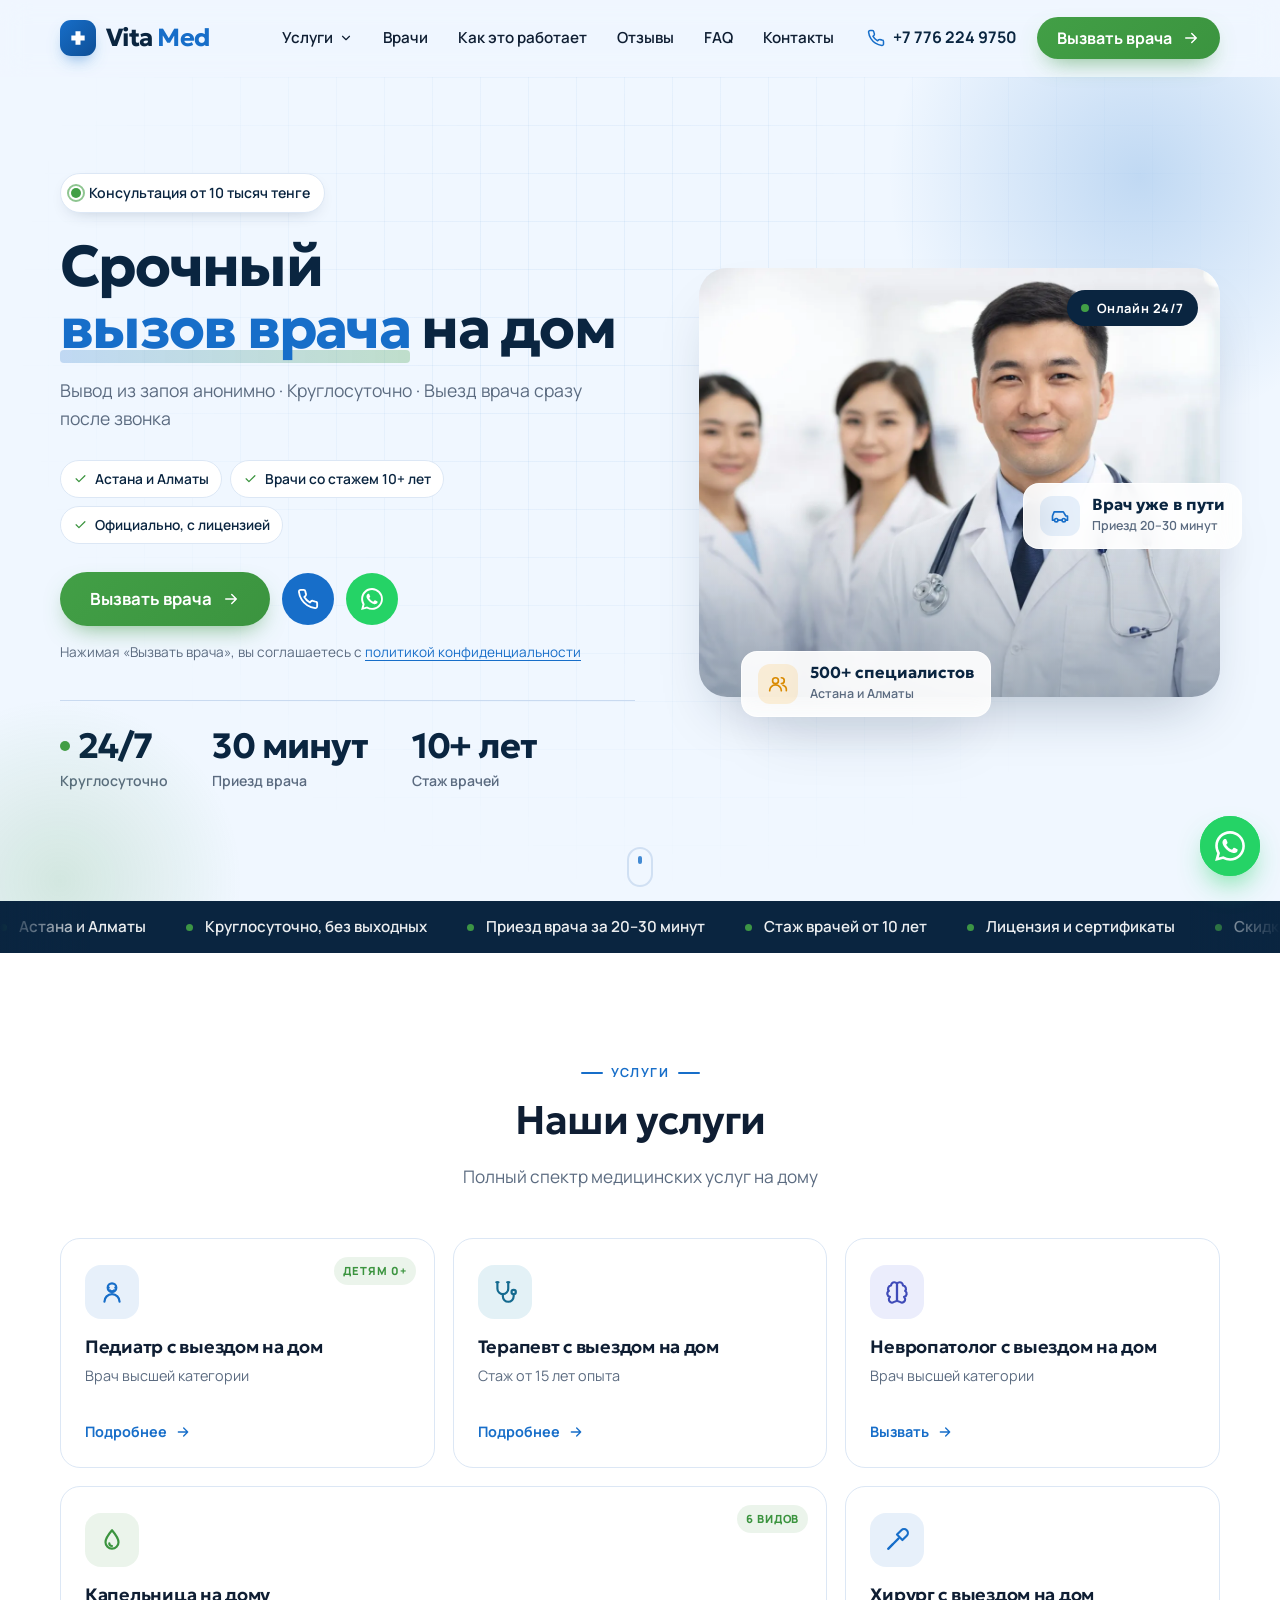
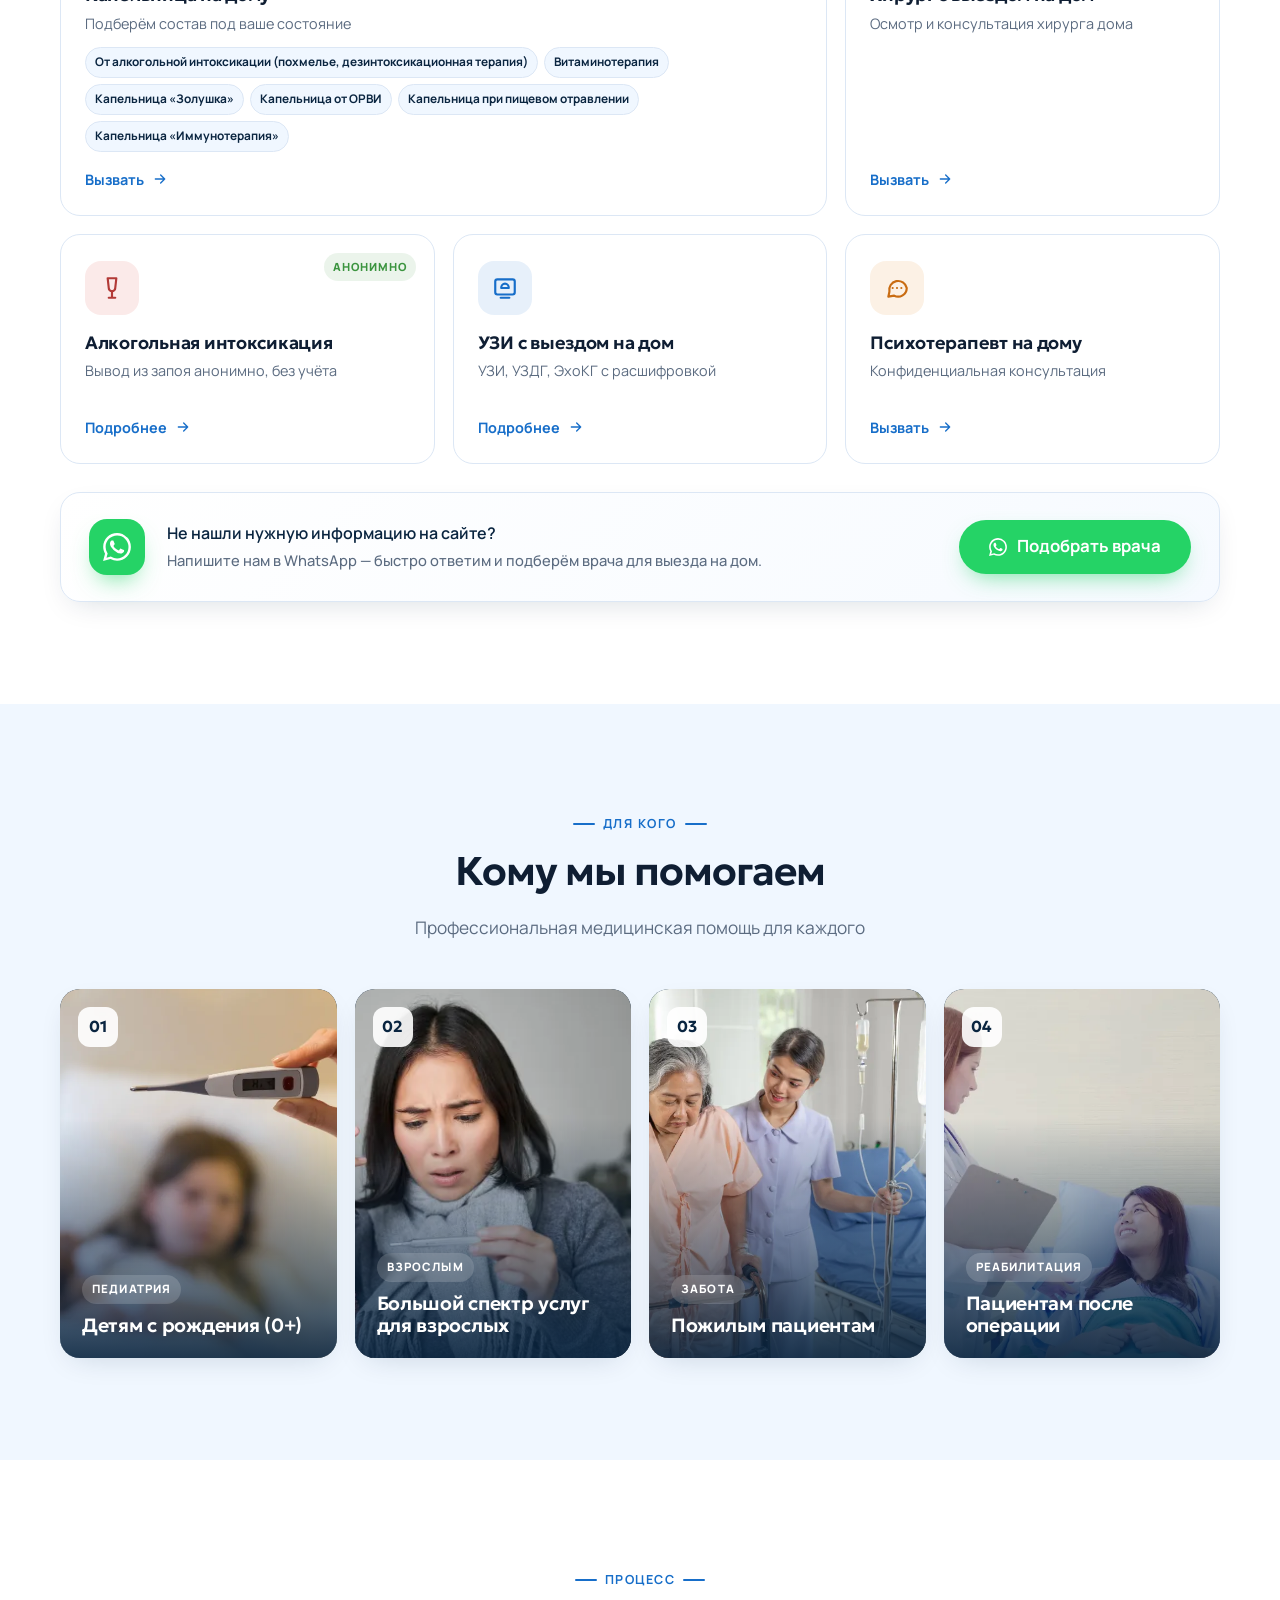
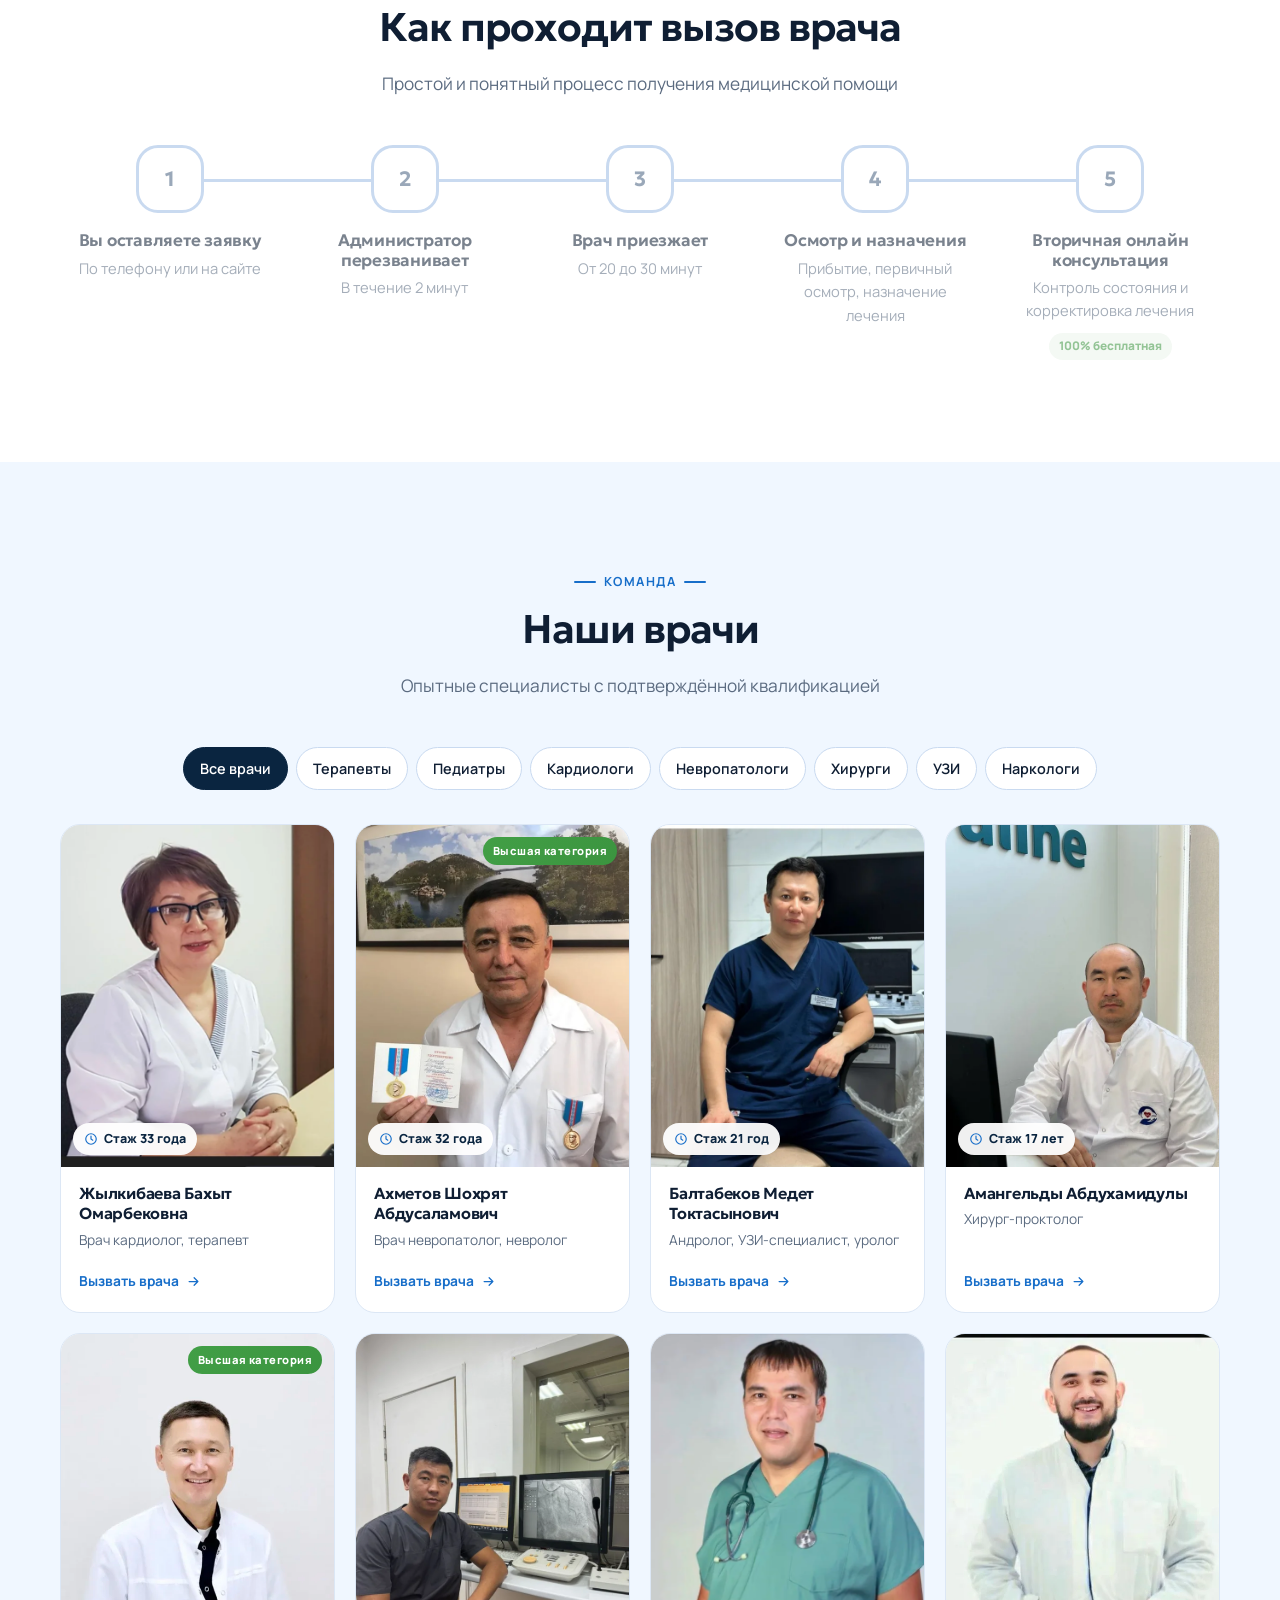
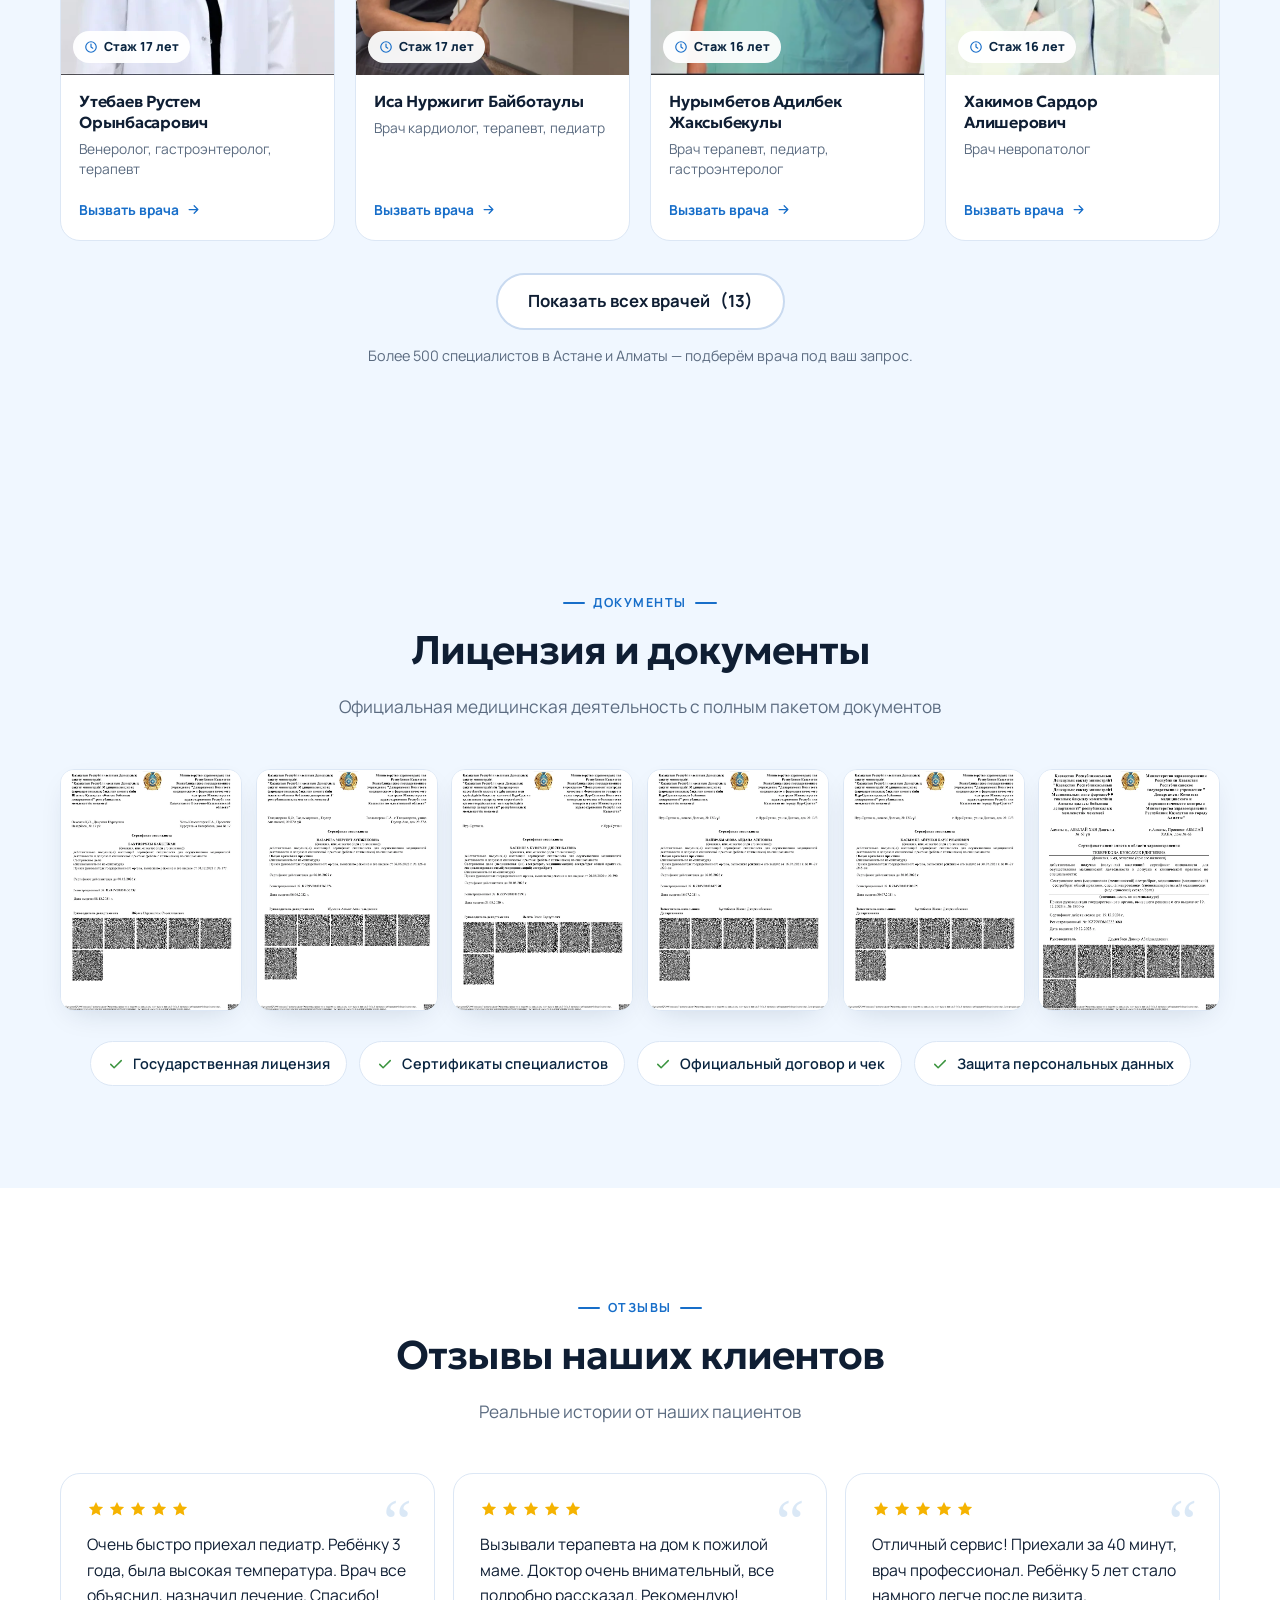
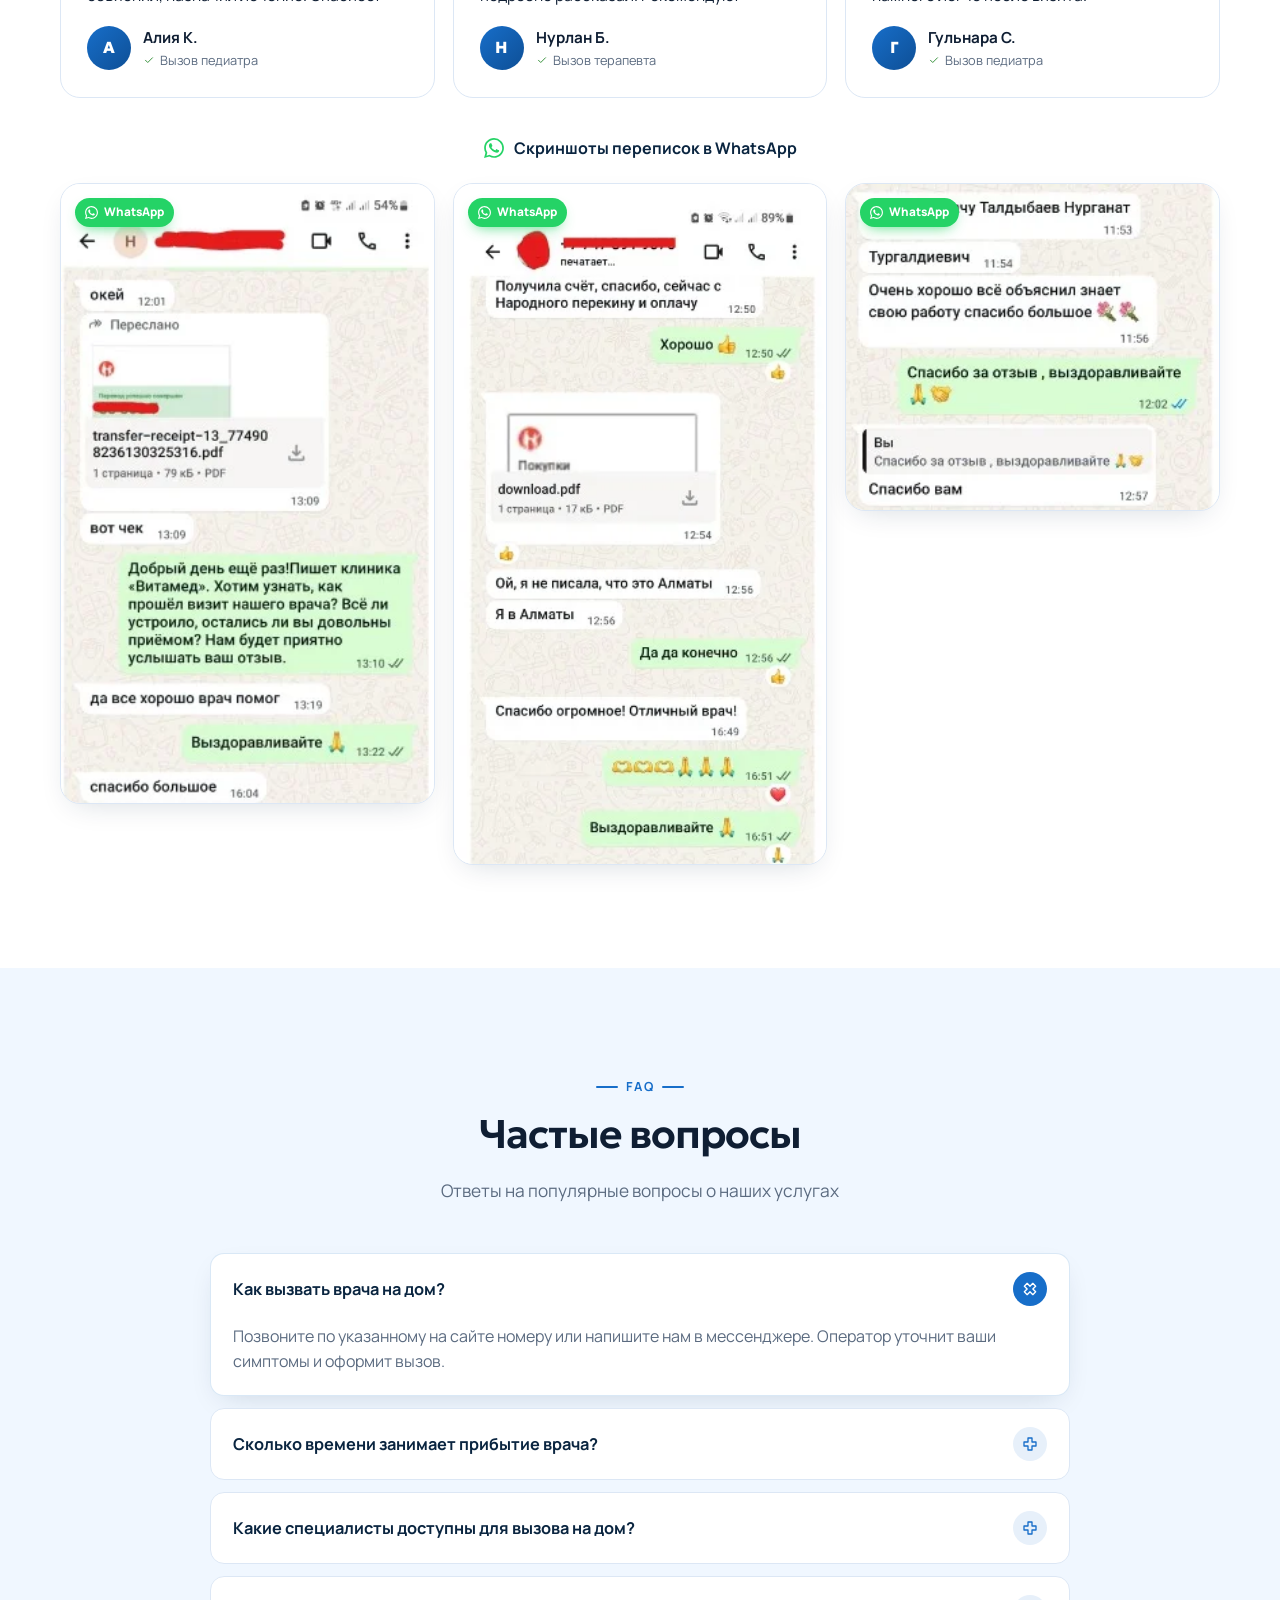
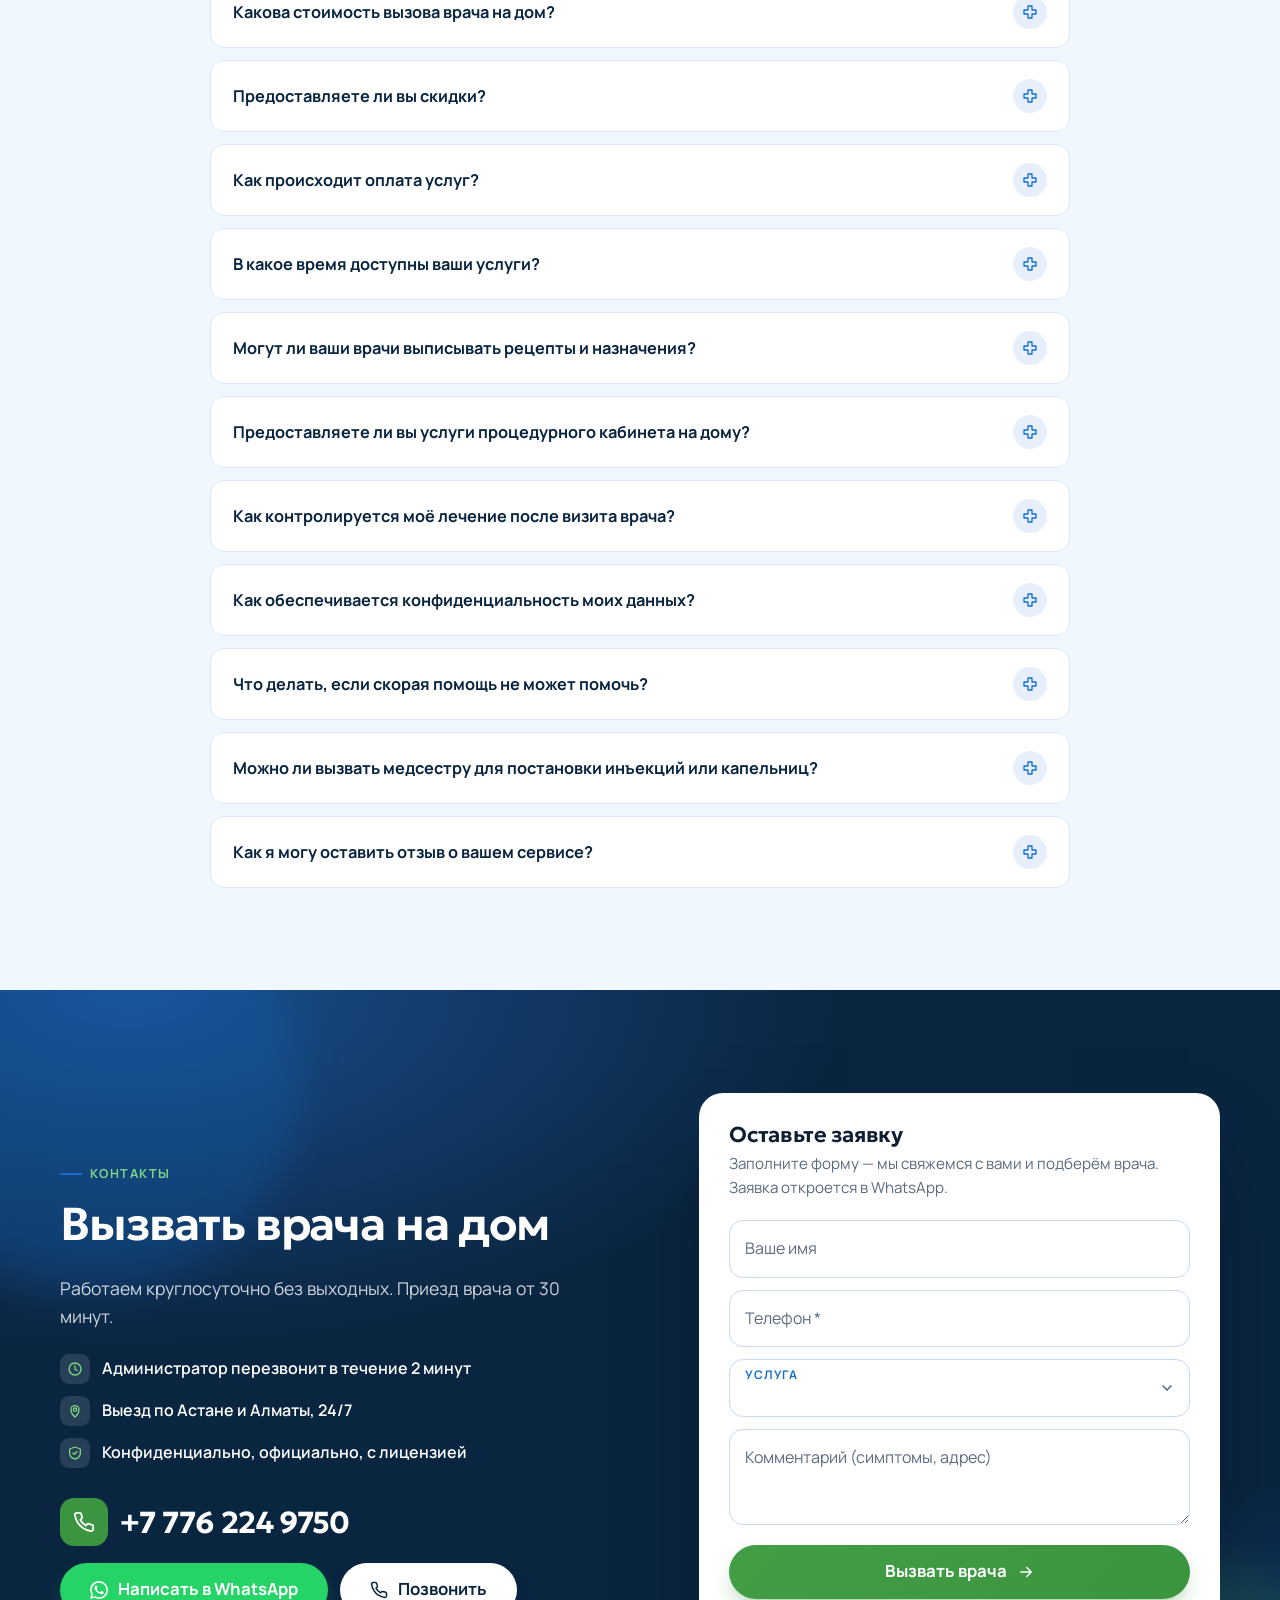
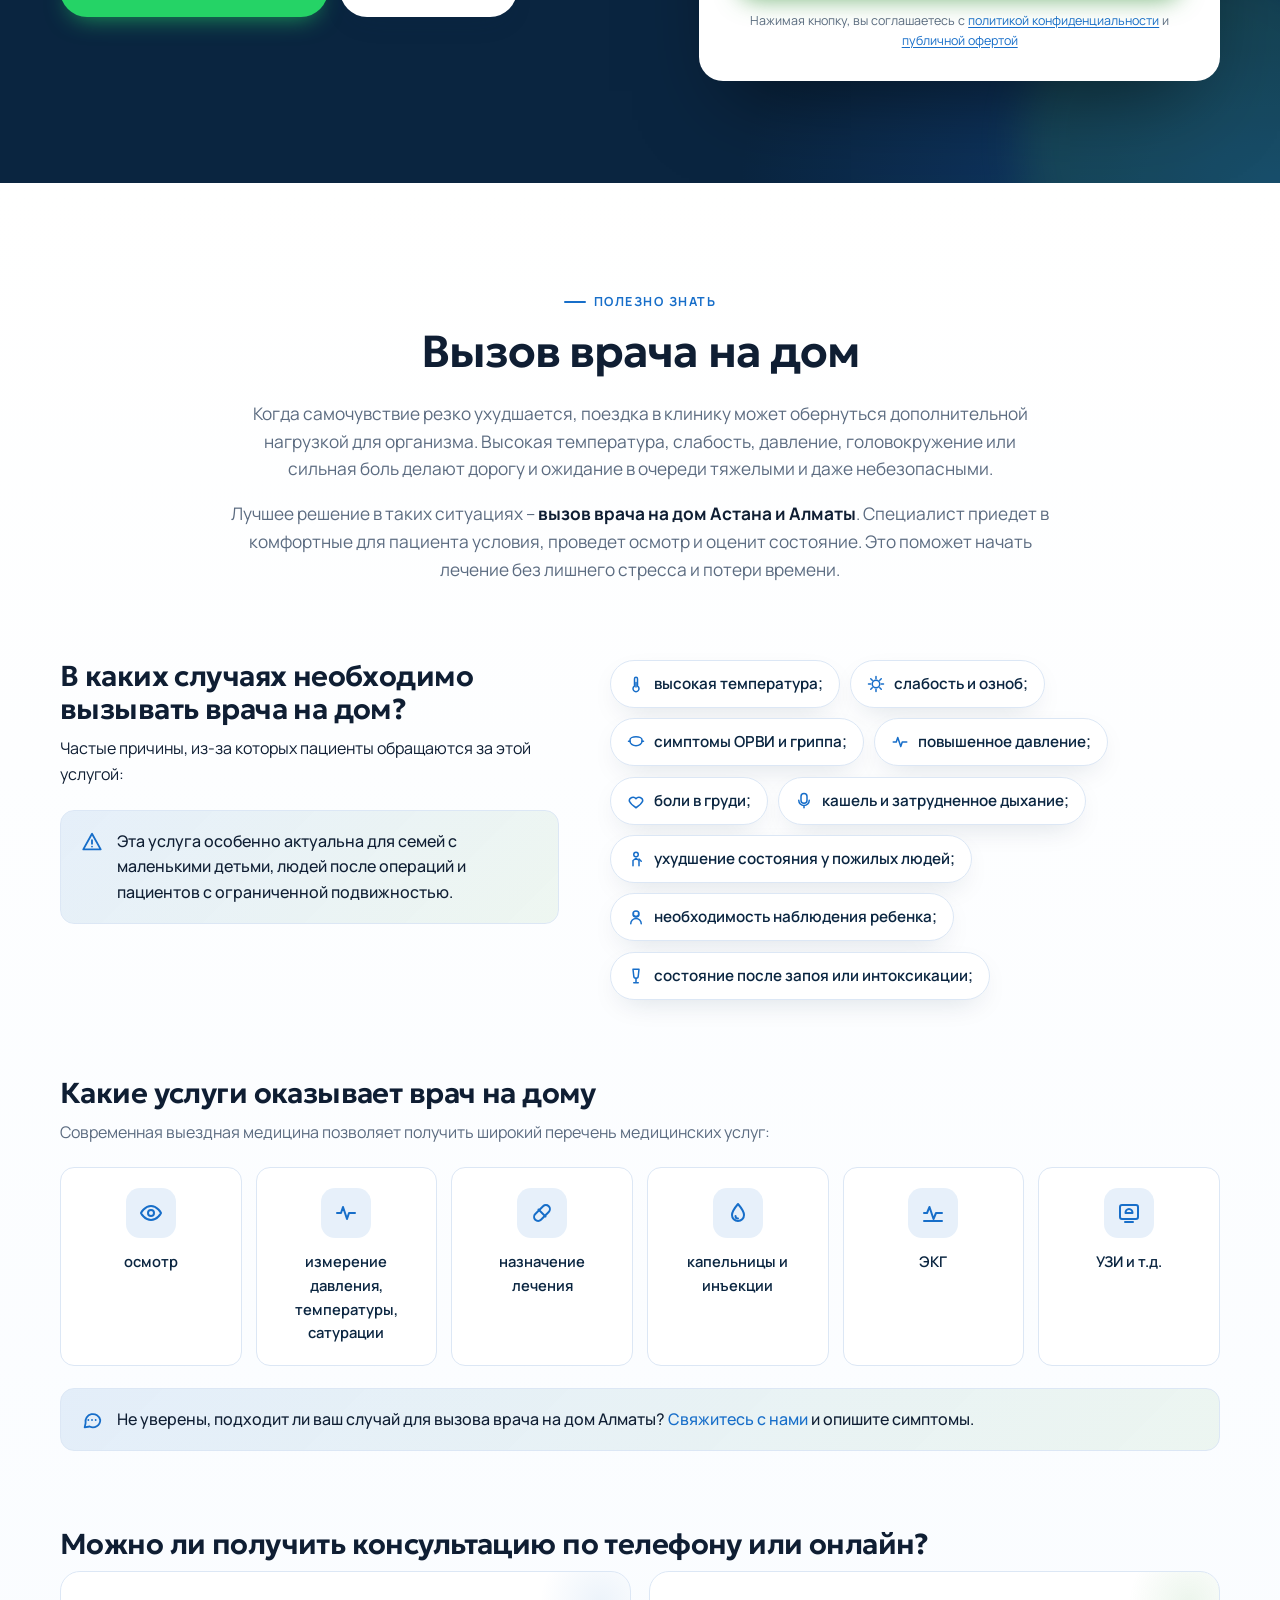
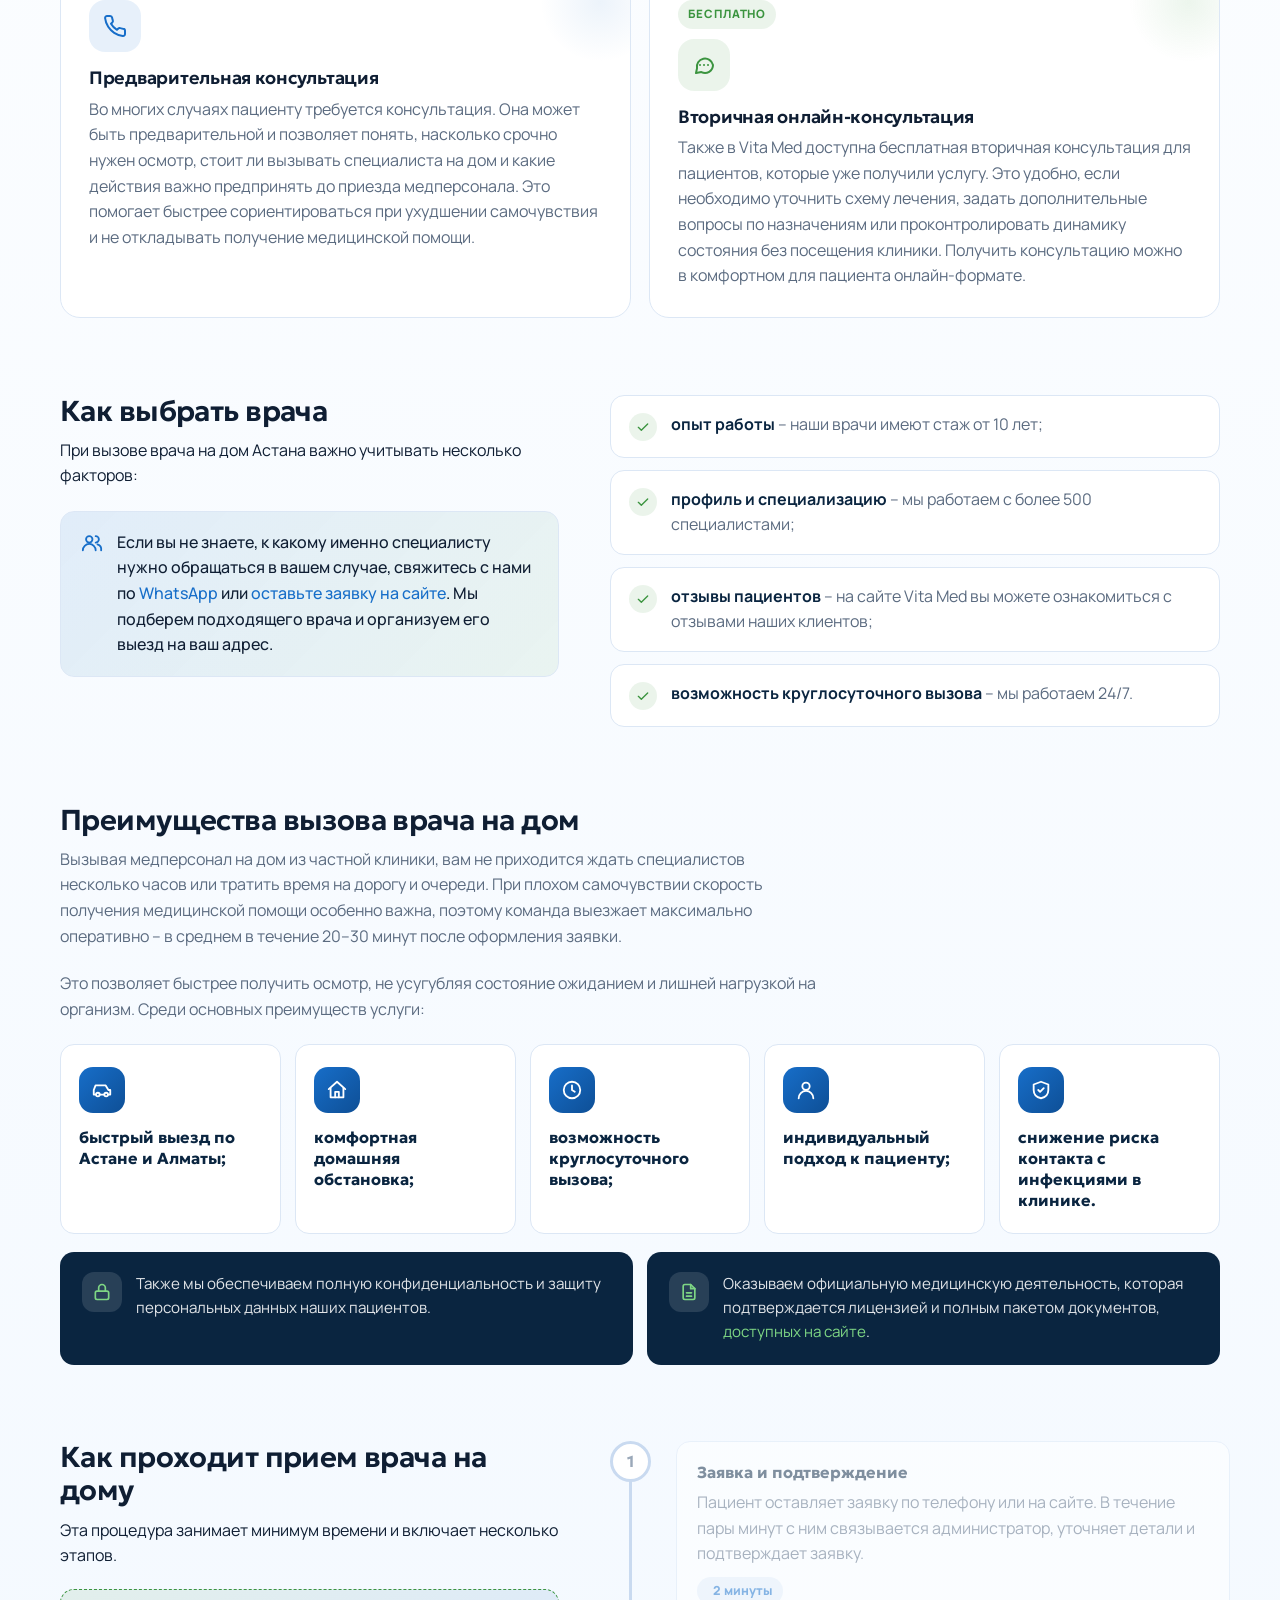
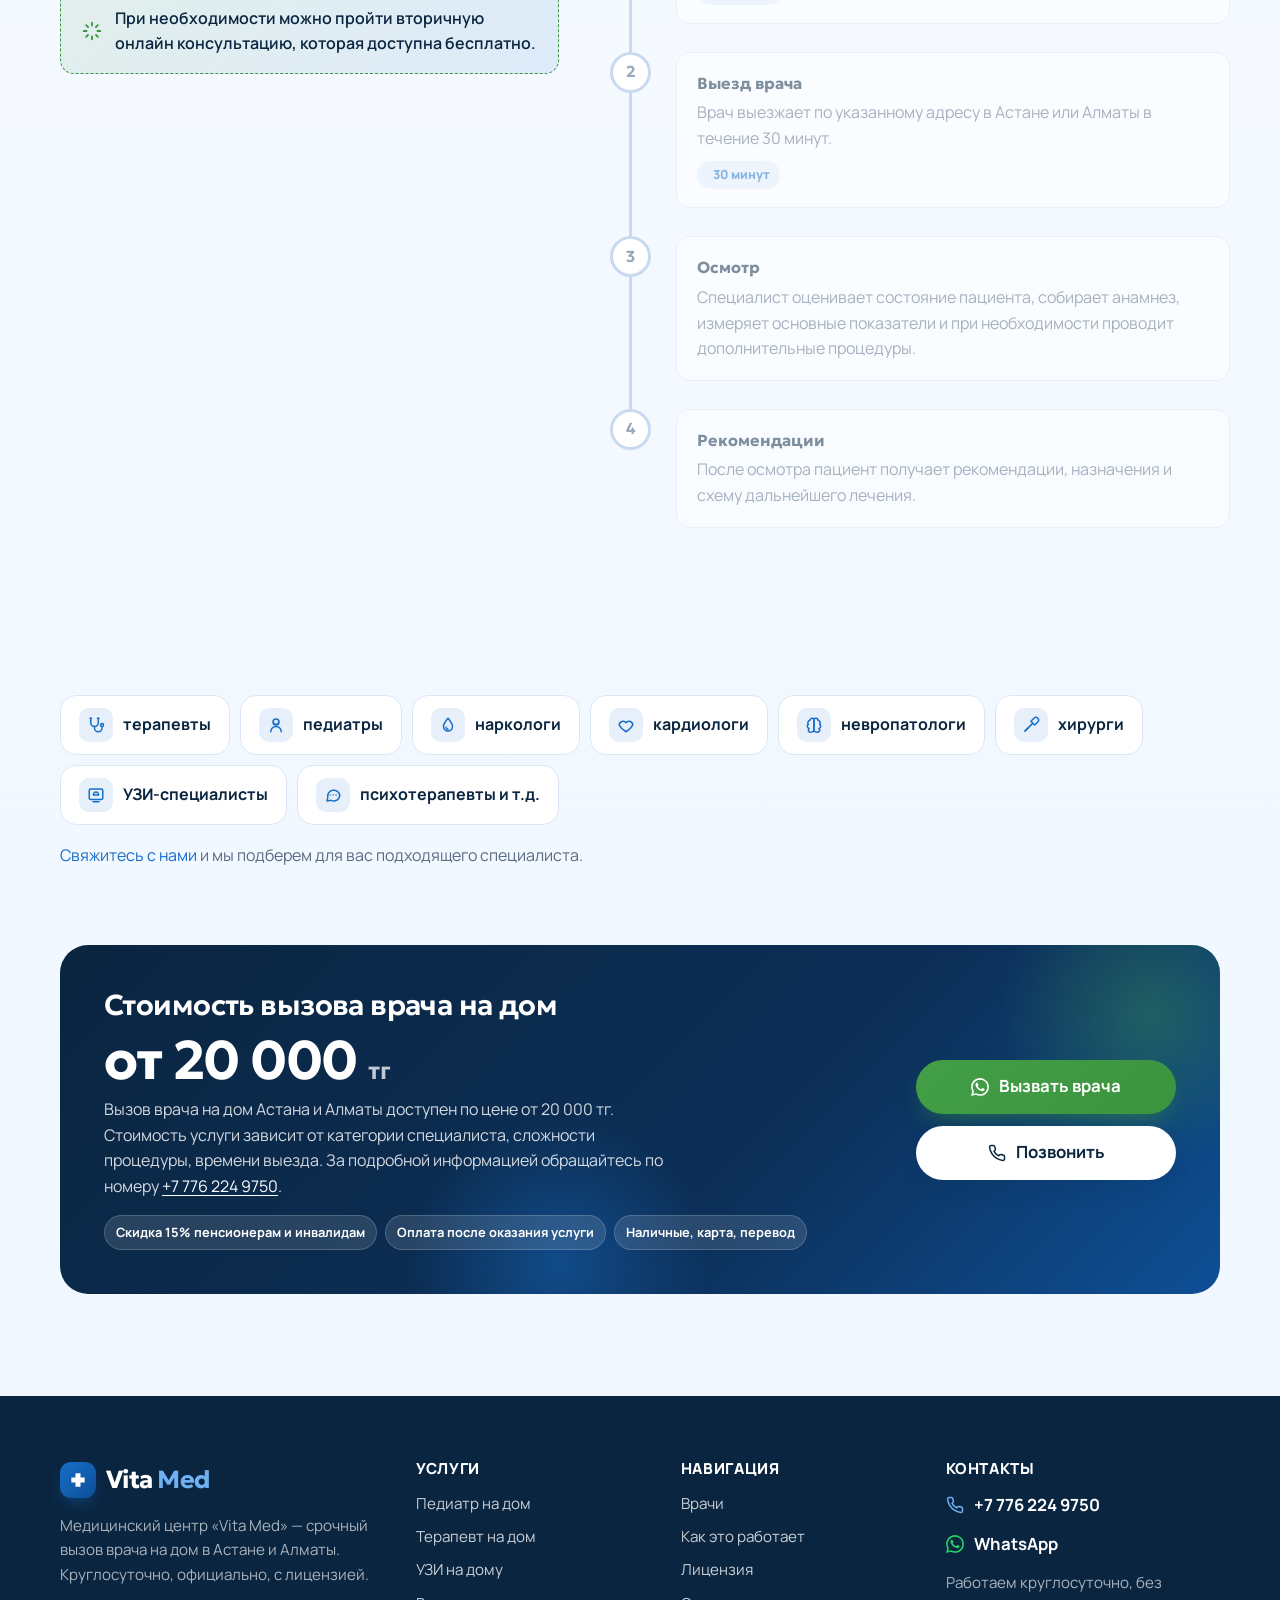
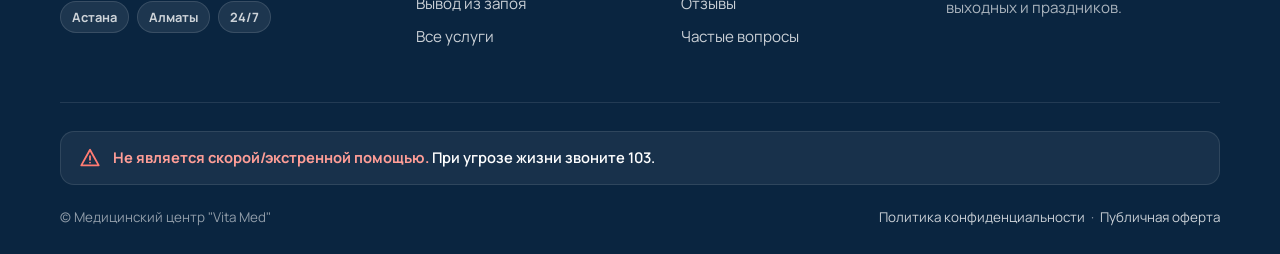
<file: index.html>
<!doctype html>
<html lang="ru">
<head>
<meta charset="utf-8">
<meta name="viewport" content="width=device-width, initial-scale=1, viewport-fit=cover">
<title>Вызов врача на дом - Vita Med</title>
<meta name="description" content="Срочный вызов врача на дом в Астане и Алматы — круглосуточно, приезд за 30 минут. Терапевт, педиатр, невропатолог, хирург, УЗИ, капельницы, вывод из запоя. Консультация от 10 000 тг. Звоните: +7 776 224 9750.">
<link rel="canonical" href="https://vita-med.kz/">
<meta property="og:type" content="website">
<meta property="og:locale" content="ru_RU">
<meta property="og:site_name" content="Vita Med">
<meta property="og:title" content="Вызов врача на дом - Vita Med">
<meta property="og:description" content="Срочный вызов врача на дом в Астане и Алматы — круглосуточно, приезд за 30 минут. Терапевт, педиатр, невропатолог, хирург, УЗИ, капельницы, вывод из запоя. Консультация от 10 000 тг. Звоните: +7 776 224 9750.">
<meta property="og:url" content="https://vita-med.kz/">
<meta property="og:image" content="https://vita-med.kz/assets/img/og-image.jpg">
<meta property="og:image:width" content="1200">
<meta property="og:image:height" content="630">
<meta name="twitter:card" content="summary_large_image">
<meta name="theme-color" content="#176EC9">
<link rel="icon" type="image/svg+xml" href="assets/img/favicon.svg">
<link rel="alternate icon" href="assets/img/favicon.png">
<link rel="apple-touch-icon" href="assets/img/apple-touch-icon.png">
<link rel="preconnect" href="https://fonts.googleapis.com">
<link rel="preconnect" href="https://fonts.gstatic.com" crossorigin>
<link href="https://fonts.googleapis.com/css2?family=Geologica:wght@500;600;700&family=Manrope:wght@500;600;700;800&display=swap" rel="stylesheet">
<link rel="stylesheet" href="styles.css">
<script type="application/ld+json">{"@context":"https://schema.org","@type":"MedicalBusiness","name":"Vita Med","alternateName":"Медицинский центр Vita Med","url":"https://vita-med.kz/","image":"https://vita-med.kz/assets/img/og-image.jpg","telephone":"+77762249750","priceRange":"от 10 000 тг","description":"Срочный вызов врача на дом в Астане и Алматы: терапевт, педиатр, невропатолог, хирург, УЗИ, капельницы, вывод из запоя. Круглосуточно, приезд за 30 минут.","areaServed":[{"@type":"City","name":"Астана"},{"@type":"City","name":"Алматы"}],"openingHoursSpecification":{"@type":"OpeningHoursSpecification","dayOfWeek":["Monday","Tuesday","Wednesday","Thursday","Friday","Saturday","Sunday"],"opens":"00:00","closes":"23:59"},"sameAs":["https://wa.me/77762249750"],"hasOfferCatalog":{"@type":"OfferCatalog","name":"Услуги на дому","itemListElement":[{"@type":"Offer","itemOffered":{"@type":"MedicalProcedure","name":"Вызов педиатра на дом"},"url":"https://vita-med.kz/pediatr"},{"@type":"Offer","itemOffered":{"@type":"MedicalProcedure","name":"Вызов терапевта на дом"},"url":"https://vita-med.kz/terapevt"},{"@type":"Offer","itemOffered":{"@type":"MedicalProcedure","name":"УЗИ на дому"},"url":"https://vita-med.kz/uzi"},{"@type":"Offer","itemOffered":{"@type":"MedicalProcedure","name":"Вывод из запоя на дому"},"url":"https://vita-med.kz/vyvod"}]}}</script>
<!-- Google Tag Manager отключён — конверсии Google Ads идут из lead-capture.js
<script>(function(w,d,s,l,i){w[l]=w[l]||[];w[l].push({'gtm.start':
new Date().getTime(),event:'gtm.js'});var f=d.getElementsByTagName(s)[0],
j=d.createElement(s),dl=l!='dataLayer'?'&l='+l:'';j.async=true;j.src=
'https://www.googletagmanager.com/gtm.js?id='+i+dl;f.parentNode.insertBefore(j,f);
})(window,document,'script','dataLayer','GTM-N9X7V8LB');</script>
End Google Tag Manager -->
</head>
<body>
<!-- Google Tag Manager (noscript) отключён
<noscript><iframe src="https://www.googletagmanager.com/ns.html?id=GTM-N9X7V8LB"
height="0" width="0" style="display:none;visibility:hidden"></iframe></noscript>
End Google Tag Manager (noscript) -->
<div class="progress" aria-hidden="true"><span></span></div>

<header class="header">
  <div class="container">
    <a class="logo" href="./" aria-label="Vita Med — на главную"><span class="mark"><svg viewBox="0 0 24 24" fill="none" aria-hidden="true"><path d="M9 4h6v5h5v6h-5v5H9v-5H4V9h5z" fill="#fff"/></svg></span><span>Vita&nbsp;<b>Med</b></span></a>
    <ul class="nav">
      <li class="has-menu"><button class="drop" type="button" aria-expanded="false" aria-haspopup="true">Услуги <svg class="" viewBox="0 0 24 24" fill="none" stroke="currentColor" stroke-width="2" stroke-linecap="round" stroke-linejoin="round" aria-hidden="true"><path d="m6 9 6 6 6-6"/></svg></button>
        <ul class="menu"><li><a href="pediatr/"><i><svg class="" viewBox="0 0 24 24" fill="none" stroke="currentColor" stroke-width="2" stroke-linecap="round" stroke-linejoin="round" aria-hidden="true"><circle cx="12" cy="8" r="4"/><path d="M5 21a7 7 0 0 1 14 0"/><path d="M9 8h.01M15 8h.01"/><path d="M10 10.5c.6.6 1.3.8 2 .8s1.4-.2 2-.8"/></svg></i><span>Педиатр на дом<small>Детям с рождения, 0+</small></span></a></li><li><a href="terapevt/"><i><svg class="" viewBox="0 0 24 24" fill="none" stroke="currentColor" stroke-width="2" stroke-linecap="round" stroke-linejoin="round" aria-hidden="true"><path d="M5 3v6a5 5 0 0 0 10 0V3"/><path d="M4 3h2M14 3h2"/><path d="M10 14v2a5 5 0 0 0 10 0v-1"/><circle cx="20" cy="12" r="2"/></svg></i><span>Терапевт на дом<small>Осмотр, назначения, капельницы</small></span></a></li><li><a href="uzi/"><i><svg class="" viewBox="0 0 24 24" fill="none" stroke="currentColor" stroke-width="2" stroke-linecap="round" stroke-linejoin="round" aria-hidden="true"><rect x="3" y="4" width="18" height="14" rx="2"/><path d="M12 8c-2 0-3.5 2-3.5 4h7c0-2-1.5-4-3.5-4z"/><path d="M8 21h8"/></svg></i><span>УЗИ на дому<small>УЗИ, УЗДГ, ЭхоКГ с расшифровкой</small></span></a></li><li><a href="vyvod/"><i><svg class="" viewBox="0 0 24 24" fill="none" stroke="currentColor" stroke-width="2" stroke-linecap="round" stroke-linejoin="round" aria-hidden="true"><path d="M12 3s-6 7-6 11a6 6 0 0 0 12 0c0-4-6-11-6-11z"/><path d="M9.5 15a2.5 2.5 0 0 0 2.5 2.5"/></svg></i><span>Вывод из запоя<small>Анонимно, без постановки на учёт</small></span></a></li><li><a href="#uslugi"><i><svg class="" viewBox="0 0 24 24" fill="none" stroke="currentColor" stroke-width="2" stroke-linecap="round" stroke-linejoin="round" aria-hidden="true"><path d="M9 3h6v6h6v6h-6v6H9v-6H3V9h6z"/></svg></i><span>Все услуги<small>Невропатолог, хирург, капельницы, психотерапевт</small></span></a></li></ul></li>
      <li><a href="#vrachi">Врачи</a></li>
      <li><a href="#kak-eto-rabotaet">Как это работает</a></li>
      <li><a href="#otzyvy">Отзывы</a></li>
      <li><a href="#faq">FAQ</a></li>
      <li><a href="#kontakty">Контакты</a></li>
    </ul>
    <a class="hdr-phone" href="tel:+77762249750"><svg class="" viewBox="0 0 24 24" fill="none" stroke="currentColor" stroke-width="2" stroke-linecap="round" stroke-linejoin="round" aria-hidden="true"><path d="M22 16.9v3a2 2 0 0 1-2.2 2 19.8 19.8 0 0 1-8.6-3.1 19.5 19.5 0 0 1-6-6A19.8 19.8 0 0 1 2.1 4.2 2 2 0 0 1 4.1 2h3a2 2 0 0 1 2 1.7c.1.9.4 1.8.7 2.7a2 2 0 0 1-.5 2.1L8 9.8a16 16 0 0 0 6 6l1.3-1.3a2 2 0 0 1 2.1-.4c.9.3 1.8.6 2.7.7a2 2 0 0 1 1.9 2z"/></svg> <span>+7 776 224 9750</span></a>
    <a class="btn btn-green hdr-cta" href="https://wa.me/77762249750?text=Здравствуйте!%20Хочу%20вызвать%20врача%20на%20дом.">Вызвать врача <svg class="" viewBox="0 0 24 24" fill="none" stroke="currentColor" stroke-width="2" stroke-linecap="round" stroke-linejoin="round" aria-hidden="true"><path d="M5 12h14M13 6l6 6-6 6"/></svg></a>
    <button class="burger" type="button" aria-label="Меню" aria-expanded="false"><span></span><span></span><span></span></button>
  </div>
  <div class="drawer">
    <nav class="drawer-inner" aria-label="Мобильное меню">
      <a href="#uslugi">Услуги <svg class="" viewBox="0 0 24 24" fill="none" stroke="currentColor" stroke-width="2" stroke-linecap="round" stroke-linejoin="round" aria-hidden="true"><path d="m6 9 6 6 6-6"/></svg></a>
      <div class="sub"><a href="pediatr/">Педиатр на дом <svg class="" viewBox="0 0 24 24" fill="none" stroke="currentColor" stroke-width="2" stroke-linecap="round" stroke-linejoin="round" aria-hidden="true"><path d="M5 12h14M13 6l6 6-6 6"/></svg></a><a href="terapevt/">Терапевт на дом <svg class="" viewBox="0 0 24 24" fill="none" stroke="currentColor" stroke-width="2" stroke-linecap="round" stroke-linejoin="round" aria-hidden="true"><path d="M5 12h14M13 6l6 6-6 6"/></svg></a><a href="uzi/">УЗИ на дому <svg class="" viewBox="0 0 24 24" fill="none" stroke="currentColor" stroke-width="2" stroke-linecap="round" stroke-linejoin="round" aria-hidden="true"><path d="M5 12h14M13 6l6 6-6 6"/></svg></a><a href="vyvod/">Вывод из запоя <svg class="" viewBox="0 0 24 24" fill="none" stroke="currentColor" stroke-width="2" stroke-linecap="round" stroke-linejoin="round" aria-hidden="true"><path d="M5 12h14M13 6l6 6-6 6"/></svg></a></div>
      <a href="#vrachi">Врачи <svg class="" viewBox="0 0 24 24" fill="none" stroke="currentColor" stroke-width="2" stroke-linecap="round" stroke-linejoin="round" aria-hidden="true"><path d="M5 12h14M13 6l6 6-6 6"/></svg></a>
      <a href="#kak-eto-rabotaet">Как это работает <svg class="" viewBox="0 0 24 24" fill="none" stroke="currentColor" stroke-width="2" stroke-linecap="round" stroke-linejoin="round" aria-hidden="true"><path d="M5 12h14M13 6l6 6-6 6"/></svg></a>
      <a href="#otzyvy">Отзывы <svg class="" viewBox="0 0 24 24" fill="none" stroke="currentColor" stroke-width="2" stroke-linecap="round" stroke-linejoin="round" aria-hidden="true"><path d="M5 12h14M13 6l6 6-6 6"/></svg></a>
      <a href="#faq">FAQ <svg class="" viewBox="0 0 24 24" fill="none" stroke="currentColor" stroke-width="2" stroke-linecap="round" stroke-linejoin="round" aria-hidden="true"><path d="M5 12h14M13 6l6 6-6 6"/></svg></a>
      <a href="#kontakty">Контакты <svg class="" viewBox="0 0 24 24" fill="none" stroke="currentColor" stroke-width="2" stroke-linecap="round" stroke-linejoin="round" aria-hidden="true"><path d="M5 12h14M13 6l6 6-6 6"/></svg></a>
      <div class="drawer-cta"><a class="btn btn-blue" href="tel:+77762249750"><svg class="" viewBox="0 0 24 24" fill="none" stroke="currentColor" stroke-width="2" stroke-linecap="round" stroke-linejoin="round" aria-hidden="true"><path d="M22 16.9v3a2 2 0 0 1-2.2 2 19.8 19.8 0 0 1-8.6-3.1 19.5 19.5 0 0 1-6-6A19.8 19.8 0 0 1 2.1 4.2 2 2 0 0 1 4.1 2h3a2 2 0 0 1 2 1.7c.1.9.4 1.8.7 2.7a2 2 0 0 1-.5 2.1L8 9.8a16 16 0 0 0 6 6l1.3-1.3a2 2 0 0 1 2.1-.4c.9.3 1.8.6 2.7.7a2 2 0 0 1 1.9 2z"/></svg> +7 776 224 9750</a><a class="btn btn-wa" href="https://wa.me/77762249750"><svg class="" viewBox="0 0 24 24" fill="none" stroke="currentColor" stroke-width="2" stroke-linecap="round" stroke-linejoin="round" aria-hidden="true"><path fill="currentColor" stroke="none" d="M17.47 14.38c-.3-.15-1.77-.87-2.04-.97-.27-.1-.47-.15-.67.15-.2.3-.77.97-.94 1.17-.17.2-.35.22-.65.07-.3-.15-1.26-.46-2.4-1.48-.89-.79-1.49-1.77-1.66-2.07-.17-.3-.02-.46.13-.61.13-.13.3-.35.45-.52.15-.17.2-.3.3-.5.1-.2.05-.37-.02-.52-.08-.15-.67-1.62-.92-2.22-.24-.58-.49-.5-.67-.51l-.57-.01c-.2 0-.52.07-.8.37-.27.3-1.04 1.02-1.04 2.5 0 1.47 1.07 2.89 1.22 3.09.15.2 2.11 3.22 5.1 4.51.71.31 1.27.49 1.7.63.72.23 1.37.2 1.88.12.58-.09 1.77-.72 2.02-1.42.25-.7.25-1.3.17-1.42-.07-.12-.27-.2-.57-.35M12.05 21.79h-.01a9.8 9.8 0 0 1-4.98-1.36l-.36-.21-3.7.97.99-3.61-.24-.37a9.77 9.77 0 0 1-1.5-5.22c0-5.4 4.4-9.79 9.81-9.79a9.75 9.75 0 0 1 9.79 9.8c0 5.4-4.4 9.79-9.8 9.79m8.33-18.11A11.7 11.7 0 0 0 12.04 0C5.5 0 .16 5.33.16 11.88c0 2.1.55 4.14 1.59 5.94L.06 24l6.33-1.66a11.85 11.85 0 0 0 5.65 1.44h.01c6.54 0 11.87-5.33 11.87-11.88 0-3.18-1.24-6.16-3.49-8.4"/></svg> WhatsApp</a></div>
    </nav>
  </div>
</header>
<section class="hero ">
  <div class="hero-grid-bg" aria-hidden="true"></div>
  <div class="container">
    <div class="hero-copy">
      <span class="pill"><span class="dot"></span>Консультация от 10 тысяч тенге</span>
      <h1>Срочный <em>вызов врача</em> на дом</h1>
      <p class="hero-sub">Вывод из запоя анонимно · Круглосуточно · Выезд врача сразу после звонка</p>
      <ul class="hero-tags"><li><svg class="" viewBox="0 0 24 24" fill="none" stroke="currentColor" stroke-width="2" stroke-linecap="round" stroke-linejoin="round" aria-hidden="true"><path d="M5 12.5l4.5 4.5L19 7.5"/></svg> Астана и Алматы</li><li><svg class="" viewBox="0 0 24 24" fill="none" stroke="currentColor" stroke-width="2" stroke-linecap="round" stroke-linejoin="round" aria-hidden="true"><path d="M5 12.5l4.5 4.5L19 7.5"/></svg> Врачи со стажем 10+ лет</li><li><svg class="" viewBox="0 0 24 24" fill="none" stroke="currentColor" stroke-width="2" stroke-linecap="round" stroke-linejoin="round" aria-hidden="true"><path d="M5 12.5l4.5 4.5L19 7.5"/></svg> Официально, с лицензией</li></ul>
      <div class="hero-actions">
        <a class="btn btn-green btn-lg" href="https://wa.me/77762249750?text=Здравствуйте!%20Хочу%20вызвать%20врача%20на%20дом.">Вызвать врача <svg class="" viewBox="0 0 24 24" fill="none" stroke="currentColor" stroke-width="2" stroke-linecap="round" stroke-linejoin="round" aria-hidden="true"><path d="M5 12h14M13 6l6 6-6 6"/></svg></a>
        <a class="btn btn-icon blue" href="tel:+77762249750" aria-label="Позвонить +7 776 224 9750"><svg class="" viewBox="0 0 24 24" fill="none" stroke="currentColor" stroke-width="2" stroke-linecap="round" stroke-linejoin="round" aria-hidden="true"><path d="M22 16.9v3a2 2 0 0 1-2.2 2 19.8 19.8 0 0 1-8.6-3.1 19.5 19.5 0 0 1-6-6A19.8 19.8 0 0 1 2.1 4.2 2 2 0 0 1 4.1 2h3a2 2 0 0 1 2 1.7c.1.9.4 1.8.7 2.7a2 2 0 0 1-.5 2.1L8 9.8a16 16 0 0 0 6 6l1.3-1.3a2 2 0 0 1 2.1-.4c.9.3 1.8.6 2.7.7a2 2 0 0 1 1.9 2z"/></svg></a>
        <a class="btn btn-icon wa" href="https://wa.me/77762249750" aria-label="Написать в WhatsApp"><svg class="" viewBox="0 0 24 24" fill="none" stroke="currentColor" stroke-width="2" stroke-linecap="round" stroke-linejoin="round" aria-hidden="true"><path fill="currentColor" stroke="none" d="M17.47 14.38c-.3-.15-1.77-.87-2.04-.97-.27-.1-.47-.15-.67.15-.2.3-.77.97-.94 1.17-.17.2-.35.22-.65.07-.3-.15-1.26-.46-2.4-1.48-.89-.79-1.49-1.77-1.66-2.07-.17-.3-.02-.46.13-.61.13-.13.3-.35.45-.52.15-.17.2-.3.3-.5.1-.2.05-.37-.02-.52-.08-.15-.67-1.62-.92-2.22-.24-.58-.49-.5-.67-.51l-.57-.01c-.2 0-.52.07-.8.37-.27.3-1.04 1.02-1.04 2.5 0 1.47 1.07 2.89 1.22 3.09.15.2 2.11 3.22 5.1 4.51.71.31 1.27.49 1.7.63.72.23 1.37.2 1.88.12.58-.09 1.77-.72 2.02-1.42.25-.7.25-1.3.17-1.42-.07-.12-.27-.2-.57-.35M12.05 21.79h-.01a9.8 9.8 0 0 1-4.98-1.36l-.36-.21-3.7.97.99-3.61-.24-.37a9.77 9.77 0 0 1-1.5-5.22c0-5.4 4.4-9.79 9.81-9.79a9.75 9.75 0 0 1 9.79 9.8c0 5.4-4.4 9.79-9.8 9.79m8.33-18.11A11.7 11.7 0 0 0 12.04 0C5.5 0 .16 5.33.16 11.88c0 2.1.55 4.14 1.59 5.94L.06 24l6.33-1.66a11.85 11.85 0 0 0 5.65 1.44h.01c6.54 0 11.87-5.33 11.87-11.88 0-3.18-1.24-6.16-3.49-8.4"/></svg></a>
      </div>
      <p class="hero-note">Нажимая «Вызвать врача», вы соглашаетесь с <a href="privacy-policy/">политикой конфиденциальности</a></p>
      <div class="stats">
  <div class="stat"><b class="live"><i></i>24/7</b><span>Круглосуточно</span></div>
  <div class="stat"><b><span data-count="30"></span> минут</b><span>Приезд врача</span></div>
  <div class="stat"><b><span data-count="10" data-suffix="+"></span> лет</b><span>Стаж врачей</span></div>
</div>
    </div>
    <div class="hero-visual">
      <div class="hero-photo"><img src="assets/img/hero-team.webp" alt="Врачи Vita Med — выезд на дом в Астане и Алматы" width="1200" height="990" fetchpriority="high"><span class="hero-badge"><i></i>Онлайн 24/7</span></div>
      <div class="fcard f2"><i><svg class="" viewBox="0 0 24 24" fill="none" stroke="currentColor" stroke-width="2" stroke-linecap="round" stroke-linejoin="round" aria-hidden="true"><path d="M5 17h-2v-5l2-5h11l3 5h2v5h-2"/><circle cx="7.5" cy="17" r="2"/><circle cx="16.5" cy="17" r="2"/><path d="M9.5 17h5"/></svg></i><div><b>Врач уже в пути</b><small>Приезд 20–30 минут</small></div></div><div class="fcard f3"><i><svg class="" viewBox="0 0 24 24" fill="none" stroke="currentColor" stroke-width="2" stroke-linecap="round" stroke-linejoin="round" aria-hidden="true"><circle cx="9" cy="8" r="3.5"/><path d="M2 20a7 7 0 0 1 14 0"/><path d="M16 4.5a3.5 3.5 0 0 1 0 7"/><path d="M18 13.5a6 6 0 0 1 4 6.5"/></svg></i><div><b>500+ специалистов</b><small>Астана и Алматы</small></div></div>
    </div>
  </div>
  <div class="hero-scroll" aria-hidden="true"></div>
</section><div class="strip" aria-hidden="true"><div class="marquee"><ul><li>Астана и Алматы</li><li>Круглосуточно, без выходных</li><li>Приезд врача за 20–30 минут</li><li>Стаж врачей от 10 лет</li><li>Лицензия и сертификаты</li><li>Скидка 15% пенсионерам и инвалидам</li><li>Бесплатная повторная онлайн-консультация</li><li>Анонимно и конфиденциально</li></ul><ul><li>Астана и Алматы</li><li>Круглосуточно, без выходных</li><li>Приезд врача за 20–30 минут</li><li>Стаж врачей от 10 лет</li><li>Лицензия и сертификаты</li><li>Скидка 15% пенсионерам и инвалидам</li><li>Бесплатная повторная онлайн-консультация</li><li>Анонимно и конфиденциально</li></ul></div></div>
<section class="sec sec-alt" id="uslugi">
  <div class="container">
    <div class="sec-head reveal"><span class="eyebrow">Услуги</span><h2>Наши услуги</h2><p>Полный спектр медицинских услуг на дому</p></div>
    <div class="services stagger"><a class="svc blue" href="pediatr/"><span class="tag">Детям 0+</span><i class="ico"><svg class="" viewBox="0 0 24 24" fill="none" stroke="currentColor" stroke-width="2" stroke-linecap="round" stroke-linejoin="round" aria-hidden="true"><circle cx="12" cy="8" r="4"/><path d="M5 21a7 7 0 0 1 14 0"/><path d="M9 8h.01M15 8h.01"/><path d="M10 10.5c.6.6 1.3.8 2 .8s1.4-.2 2-.8"/></svg></i><h3>Педиатр с выездом на дом</h3><p class="sub">Врач высшей категории</p><span class="go">Подробнее <svg class="" viewBox="0 0 24 24" fill="none" stroke="currentColor" stroke-width="2" stroke-linecap="round" stroke-linejoin="round" aria-hidden="true"><path d="M5 12h14M13 6l6 6-6 6"/></svg></span></a><a class="svc teal" href="terapevt/"><i class="ico"><svg class="" viewBox="0 0 24 24" fill="none" stroke="currentColor" stroke-width="2" stroke-linecap="round" stroke-linejoin="round" aria-hidden="true"><path d="M5 3v6a5 5 0 0 0 10 0V3"/><path d="M4 3h2M14 3h2"/><path d="M10 14v2a5 5 0 0 0 10 0v-1"/><circle cx="20" cy="12" r="2"/></svg></i><h3>Терапевт с выездом на дом</h3><p class="sub">Стаж от 15 лет опыта</p><span class="go">Подробнее <svg class="" viewBox="0 0 24 24" fill="none" stroke="currentColor" stroke-width="2" stroke-linecap="round" stroke-linejoin="round" aria-hidden="true"><path d="M5 12h14M13 6l6 6-6 6"/></svg></span></a><a class="svc violet" href="https://wa.me/77762249750?text=Здравствуйте!%20Нужна%20услуга:%20Невропатолог%20с%20выездом%20на%20дом" data-service="Невропатолог с выездом на дом"><i class="ico"><svg class="" viewBox="0 0 24 24" fill="none" stroke="currentColor" stroke-width="2" stroke-linecap="round" stroke-linejoin="round" aria-hidden="true"><path d="M9.5 3a3 3 0 0 0-3 3 3 3 0 0 0-2 5 3 3 0 0 0 1 5.5A3 3 0 0 0 9.5 21c1 0 2-.5 2.5-1.2V4.2C11.5 3.5 10.5 3 9.5 3z"/><path d="M14.5 3a3 3 0 0 1 3 3 3 3 0 0 1 2 5 3 3 0 0 1-1 5.5A3 3 0 0 1 14.5 21c-1 0-2-.5-2.5-1.2V4.2c.5-.7 1.5-1.2 2.5-1.2z"/></svg></i><h3>Невропатолог с выездом на дом</h3><p class="sub">Врач высшей категории</p><span class="go">Вызвать <svg class="" viewBox="0 0 24 24" fill="none" stroke="currentColor" stroke-width="2" stroke-linecap="round" stroke-linejoin="round" aria-hidden="true"><path d="M5 12h14M13 6l6 6-6 6"/></svg></span></a><a class="svc green wide" href="https://wa.me/77762249750?text=Здравствуйте!%20Нужна%20услуга:%20Капельница%20на%20дому" data-service="Капельница на дому"><span class="tag">6 видов</span><i class="ico"><svg class="" viewBox="0 0 24 24" fill="none" stroke="currentColor" stroke-width="2" stroke-linecap="round" stroke-linejoin="round" aria-hidden="true"><path d="M12 3s-6 7-6 11a6 6 0 0 0 12 0c0-4-6-11-6-11z"/><path d="M9.5 15a2.5 2.5 0 0 0 2.5 2.5"/></svg></i><h3>Капельница на дому</h3><p class="sub">Подберём состав под ваше состояние</p><ul class="chips"><li>От алкогольной интоксикации (похмелье, дезинтоксикационная терапия)</li><li>Витаминотерапия</li><li>Капельница «Золушка»</li><li>Капельница от ОРВИ</li><li>Капельница при пищевом отравлении</li><li>Капельница «Иммунотерапия»</li></ul><span class="go">Вызвать <svg class="" viewBox="0 0 24 24" fill="none" stroke="currentColor" stroke-width="2" stroke-linecap="round" stroke-linejoin="round" aria-hidden="true"><path d="M5 12h14M13 6l6 6-6 6"/></svg></span></a><a class="svc navy" href="https://wa.me/77762249750?text=Здравствуйте!%20Нужна%20услуга:%20Хирург%20с%20выездом%20на%20дом" data-service="Хирург с выездом на дом"><i class="ico"><svg class="" viewBox="0 0 24 24" fill="none" stroke="currentColor" stroke-width="2" stroke-linecap="round" stroke-linejoin="round" aria-hidden="true"><path d="M4 20l9.5-9.5"/><path d="M12 7l5 5 4-4a3.5 3.5 0 0 0-5-5z"/><path d="m8 16-4 4"/></svg></i><h3>Хирург с выездом на дом</h3><p class="sub">Осмотр и консультация хирурга дома</p><span class="go">Вызвать <svg class="" viewBox="0 0 24 24" fill="none" stroke="currentColor" stroke-width="2" stroke-linecap="round" stroke-linejoin="round" aria-hidden="true"><path d="M5 12h14M13 6l6 6-6 6"/></svg></span></a><a class="svc red" href="vyvod/"><span class="tag">Анонимно</span><i class="ico"><svg class="" viewBox="0 0 24 24" fill="none" stroke="currentColor" stroke-width="2" stroke-linecap="round" stroke-linejoin="round" aria-hidden="true"><path d="M8 3h8l-1 9a3 3 0 0 1-6 0z"/><path d="M12 15v6M9 21h6"/></svg></i><h3>Алкогольная интоксикация</h3><p class="sub">Вывод из запоя анонимно, без учёта</p><span class="go">Подробнее <svg class="" viewBox="0 0 24 24" fill="none" stroke="currentColor" stroke-width="2" stroke-linecap="round" stroke-linejoin="round" aria-hidden="true"><path d="M5 12h14M13 6l6 6-6 6"/></svg></span></a><a class="svc blue" href="uzi/"><i class="ico"><svg class="" viewBox="0 0 24 24" fill="none" stroke="currentColor" stroke-width="2" stroke-linecap="round" stroke-linejoin="round" aria-hidden="true"><rect x="3" y="4" width="18" height="14" rx="2"/><path d="M12 8c-2 0-3.5 2-3.5 4h7c0-2-1.5-4-3.5-4z"/><path d="M8 21h8"/></svg></i><h3>УЗИ с выездом на дом</h3><p class="sub">УЗИ, УЗДГ, ЭхоКГ с расшифровкой</p><span class="go">Подробнее <svg class="" viewBox="0 0 24 24" fill="none" stroke="currentColor" stroke-width="2" stroke-linecap="round" stroke-linejoin="round" aria-hidden="true"><path d="M5 12h14M13 6l6 6-6 6"/></svg></span></a><a class="svc orange" href="https://wa.me/77762249750?text=Здравствуйте!%20Нужна%20услуга:%20Психотерапевт%20на%20дому" data-service="Психотерапевт на дому"><i class="ico"><svg class="" viewBox="0 0 24 24" fill="none" stroke="currentColor" stroke-width="2" stroke-linecap="round" stroke-linejoin="round" aria-hidden="true"><path d="M21 12a8 8 0 0 1-11.6 7.1L4 20l1-4.6A8 8 0 1 1 21 12z"/><path d="M8 12h.01M12 12h.01M16 12h.01"/></svg></i><h3>Психотерапевт на дому</h3><p class="sub">Конфиденциальная консультация</p><span class="go">Вызвать <svg class="" viewBox="0 0 24 24" fill="none" stroke="currentColor" stroke-width="2" stroke-linecap="round" stroke-linejoin="round" aria-hidden="true"><path d="M5 12h14M13 6l6 6-6 6"/></svg></span></a></div>
    <div class="wa-banner reveal">
      <span class="ic"><svg class="" viewBox="0 0 24 24" fill="none" stroke="currentColor" stroke-width="2" stroke-linecap="round" stroke-linejoin="round" aria-hidden="true"><path fill="currentColor" stroke="none" d="M17.47 14.38c-.3-.15-1.77-.87-2.04-.97-.27-.1-.47-.15-.67.15-.2.3-.77.97-.94 1.17-.17.2-.35.22-.65.07-.3-.15-1.26-.46-2.4-1.48-.89-.79-1.49-1.77-1.66-2.07-.17-.3-.02-.46.13-.61.13-.13.3-.35.45-.52.15-.17.2-.3.3-.5.1-.2.05-.37-.02-.52-.08-.15-.67-1.62-.92-2.22-.24-.58-.49-.5-.67-.51l-.57-.01c-.2 0-.52.07-.8.37-.27.3-1.04 1.02-1.04 2.5 0 1.47 1.07 2.89 1.22 3.09.15.2 2.11 3.22 5.1 4.51.71.31 1.27.49 1.7.63.72.23 1.37.2 1.88.12.58-.09 1.77-.72 2.02-1.42.25-.7.25-1.3.17-1.42-.07-.12-.27-.2-.57-.35M12.05 21.79h-.01a9.8 9.8 0 0 1-4.98-1.36l-.36-.21-3.7.97.99-3.61-.24-.37a9.77 9.77 0 0 1-1.5-5.22c0-5.4 4.4-9.79 9.81-9.79a9.75 9.75 0 0 1 9.79 9.8c0 5.4-4.4 9.79-9.8 9.79m8.33-18.11A11.7 11.7 0 0 0 12.04 0C5.5 0 .16 5.33.16 11.88c0 2.1.55 4.14 1.59 5.94L.06 24l6.33-1.66a11.85 11.85 0 0 0 5.65 1.44h.01c6.54 0 11.87-5.33 11.87-11.88 0-3.18-1.24-6.16-3.49-8.4"/></svg></span>
      <p>Не нашли нужную информацию на сайте?<span>Напишите нам в WhatsApp — быстро ответим и подберём врача для выезда на дом.</span></p>
      <a class="btn btn-wa btn-lg" href="https://wa.me/77762249750"><svg class="" viewBox="0 0 24 24" fill="none" stroke="currentColor" stroke-width="2" stroke-linecap="round" stroke-linejoin="round" aria-hidden="true"><path fill="currentColor" stroke="none" d="M17.47 14.38c-.3-.15-1.77-.87-2.04-.97-.27-.1-.47-.15-.67.15-.2.3-.77.97-.94 1.17-.17.2-.35.22-.65.07-.3-.15-1.26-.46-2.4-1.48-.89-.79-1.49-1.77-1.66-2.07-.17-.3-.02-.46.13-.61.13-.13.3-.35.45-.52.15-.17.2-.3.3-.5.1-.2.05-.37-.02-.52-.08-.15-.67-1.62-.92-2.22-.24-.58-.49-.5-.67-.51l-.57-.01c-.2 0-.52.07-.8.37-.27.3-1.04 1.02-1.04 2.5 0 1.47 1.07 2.89 1.22 3.09.15.2 2.11 3.22 5.1 4.51.71.31 1.27.49 1.7.63.72.23 1.37.2 1.88.12.58-.09 1.77-.72 2.02-1.42.25-.7.25-1.3.17-1.42-.07-.12-.27-.2-.57-.35M12.05 21.79h-.01a9.8 9.8 0 0 1-4.98-1.36l-.36-.21-3.7.97.99-3.61-.24-.37a9.77 9.77 0 0 1-1.5-5.22c0-5.4 4.4-9.79 9.81-9.79a9.75 9.75 0 0 1 9.79 9.8c0 5.4-4.4 9.79-9.8 9.79m8.33-18.11A11.7 11.7 0 0 0 12.04 0C5.5 0 .16 5.33.16 11.88c0 2.1.55 4.14 1.59 5.94L.06 24l6.33-1.66a11.85 11.85 0 0 0 5.65 1.44h.01c6.54 0 11.87-5.33 11.87-11.88 0-3.18-1.24-6.16-3.49-8.4"/></svg> Подобрать врача</a>
    </div>
  </div>
</section>
<section class="sec" id="komu">
  <div class="container">
    <div class="sec-head reveal"><span class="eyebrow">Для кого</span><h2>Кому мы помогаем</h2><p>Профессиональная медицинская помощь для каждого</p></div>
    <div class="help stagger"><article class="help-card"><span class="num">01</span><img src="assets/img/help-kids.webp" alt="Детям с рождения (0+)" width="800" height="1000" loading="lazy"><div class="cap"><small>Педиатрия</small><h3>Детям с рождения (0+)</h3><p>Педиатры и неонатологи приедут к малышу домой — без очередей и контакта с другими больными.</p></div></article><article class="help-card"><span class="num">02</span><img src="assets/img/help-adults.webp" alt="Большой спектр услуг для взрослых" width="800" height="1000" loading="lazy"><div class="cap"><small>Взрослым</small><h3>Большой спектр услуг для взрослых</h3><p>Терапевт, невропатолог, кардиолог, хирург, УЗИ, капельницы и инъекции на дому.</p></div></article><article class="help-card"><span class="num">03</span><img src="assets/img/help-elderly.webp" alt="Пожилым пациентам" width="800" height="1000" loading="lazy"><div class="cap"><small>Забота</small><h3>Пожилым пациентам</h3><p>Бережный осмотр дома, контроль давления и хронических заболеваний. Скидка 15% пенсионерам.</p></div></article><article class="help-card"><span class="num">04</span><img src="assets/img/help-postop.webp" alt="Пациентам после операции" width="800" height="1000" loading="lazy"><div class="cap"><small>Реабилитация</small><h3>Пациентам после операции</h3><p>Наблюдение, перевязки, капельницы и контроль восстановления без поездок в клинику.</p></div></article></div>
  </div>
</section>
<section class="sec sec-alt" id="kak-eto-rabotaet">
  <div class="container">
    <div class="sec-head reveal"><span class="eyebrow">Процесс</span><h2>Как проходит вызов врача</h2><p>Простой и понятный процесс получения медицинской помощи</p></div>
    <div class="steps"><div class="step"><div class="n">1</div><div class="txt"><h3>Вы оставляете заявку</h3><p>По телефону или на сайте</p></div></div><div class="step"><div class="n">2</div><div class="txt"><h3>Администратор перезванивает</h3><p>В течение 2 минут</p></div></div><div class="step"><div class="n">3</div><div class="txt"><h3>Врач приезжает</h3><p>От 20 до 30 минут</p></div></div><div class="step"><div class="n">4</div><div class="txt"><h3>Осмотр и назначения</h3><p>Прибытие, первичный осмотр, назначение лечения</p></div></div><div class="step"><div class="n">5</div><div class="txt"><h3>Вторичная онлайн консультация</h3><p>Контроль состояния и корректировка лечения</p><span class="badge">100% бесплатная</span></div></div></div>
  </div>
</section>
<section class="sec" id="vrachi">
  <div class="container">
    <div class="sec-head reveal"><span class="eyebrow">Команда</span><h2>Наши врачи</h2><p>Опытные специалисты с подтверждённой квалификацией</p></div>
    <div class="filters reveal" role="group" aria-label="Фильтр по специальности"><button class="chip is-active" data-filter="all" aria-pressed="true">Все врачи</button><button class="chip" data-filter="terapevt" aria-pressed="false">Терапевты</button><button class="chip" data-filter="pediatr" aria-pressed="false">Педиатры</button><button class="chip" data-filter="kardiolog" aria-pressed="false">Кардиологи</button><button class="chip" data-filter="nevrolog" aria-pressed="false">Невропатологи</button><button class="chip" data-filter="hirurg" aria-pressed="false">Хирурги</button><button class="chip" data-filter="uzi" aria-pressed="false">УЗИ</button><button class="chip" data-filter="narkolog" aria-pressed="false">Наркологи</button></div>
    <div class="doctors stagger" data-limit="8"><article class="doc" data-tags="terapevt kardiolog" style="--d:0.0s"><div class="ph"><img src="assets/doctors/zhylkibaeva.webp" alt="Жылкибаева Бахыт Омарбековна — Врач кардиолог, терапевт" width="640" height="800" loading="lazy"><span class="exp"><svg class="" viewBox="0 0 24 24" fill="none" stroke="currentColor" stroke-width="2" stroke-linecap="round" stroke-linejoin="round" aria-hidden="true"><circle cx="12" cy="12" r="9"/><path d="M12 7v5l3 2"/></svg> Стаж 33 года</span></div><div class="body"><h3>Жылкибаева Бахыт Омарбековна</h3><p class="spec">Врач кардиолог, терапевт</p><div class="act"><a href="https://wa.me/77762249750?text=Здравствуйте!%20Хочу%20вызвать%20врача:%20Жылкибаева%20Бахыт%20Омарбековна" data-service="Врач кардиолог">Вызвать врача <svg class="" viewBox="0 0 24 24" fill="none" stroke="currentColor" stroke-width="2" stroke-linecap="round" stroke-linejoin="round" aria-hidden="true"><path d="M5 12h14M13 6l6 6-6 6"/></svg></a></div></div></article><article class="doc" data-tags="nevrolog" style="--d:0.05s"><div class="ph"><img src="assets/doctors/ahmetov.webp" alt="Ахметов Шохрят Абдусаламович — Врач невропатолог, невролог" width="640" height="800" loading="lazy"><span class="exp"><svg class="" viewBox="0 0 24 24" fill="none" stroke="currentColor" stroke-width="2" stroke-linecap="round" stroke-linejoin="round" aria-hidden="true"><circle cx="12" cy="12" r="9"/><path d="M12 7v5l3 2"/></svg> Стаж 32 года</span><span class="cat">Высшая категория</span></div><div class="body"><h3>Ахметов Шохрят Абдусаламович</h3><p class="spec">Врач невропатолог, невролог</p><div class="act"><a href="https://wa.me/77762249750?text=Здравствуйте!%20Хочу%20вызвать%20врача:%20Ахметов%20Шохрят%20Абдусаламович" data-service="Врач невропатолог">Вызвать врача <svg class="" viewBox="0 0 24 24" fill="none" stroke="currentColor" stroke-width="2" stroke-linecap="round" stroke-linejoin="round" aria-hidden="true"><path d="M5 12h14M13 6l6 6-6 6"/></svg></a></div></div></article><article class="doc" data-tags="uzi hirurg" style="--d:0.1s"><div class="ph"><img src="assets/doctors/baltabekov.webp" alt="Балтабеков Медет Токтасынович — Андролог, УЗИ-специалист, уролог" width="640" height="800" loading="lazy"><span class="exp"><svg class="" viewBox="0 0 24 24" fill="none" stroke="currentColor" stroke-width="2" stroke-linecap="round" stroke-linejoin="round" aria-hidden="true"><circle cx="12" cy="12" r="9"/><path d="M12 7v5l3 2"/></svg> Стаж 21 год</span></div><div class="body"><h3>Балтабеков Медет Токтасынович</h3><p class="spec">Андролог, УЗИ-специалист, уролог</p><div class="act"><a href="https://wa.me/77762249750?text=Здравствуйте!%20Хочу%20вызвать%20врача:%20Балтабеков%20Медет%20Токтасынович" data-service="Андролог">Вызвать врача <svg class="" viewBox="0 0 24 24" fill="none" stroke="currentColor" stroke-width="2" stroke-linecap="round" stroke-linejoin="round" aria-hidden="true"><path d="M5 12h14M13 6l6 6-6 6"/></svg></a></div></div></article><article class="doc" data-tags="hirurg" style="--d:0.15000000000000002s"><div class="ph"><img src="assets/doctors/amangeldy.webp" alt="Амангельды Абдухамидулы — Хирург-проктолог" width="640" height="800" loading="lazy"><span class="exp"><svg class="" viewBox="0 0 24 24" fill="none" stroke="currentColor" stroke-width="2" stroke-linecap="round" stroke-linejoin="round" aria-hidden="true"><circle cx="12" cy="12" r="9"/><path d="M12 7v5l3 2"/></svg> Стаж 17 лет</span></div><div class="body"><h3>Амангельды Абдухамидулы</h3><p class="spec">Хирург-проктолог</p><div class="act"><a href="https://wa.me/77762249750?text=Здравствуйте!%20Хочу%20вызвать%20врача:%20Амангельды%20Абдухамидулы" data-service="Хирург-проктолог">Вызвать врача <svg class="" viewBox="0 0 24 24" fill="none" stroke="currentColor" stroke-width="2" stroke-linecap="round" stroke-linejoin="round" aria-hidden="true"><path d="M5 12h14M13 6l6 6-6 6"/></svg></a></div></div></article><article class="doc" data-tags="terapevt" style="--d:0.2s"><div class="ph"><img src="assets/doctors/utebaev.webp" alt="Утебаев Рустем Орынбасарович — Венеролог, гастроэнтеролог, терапевт" width="640" height="800" loading="lazy"><span class="exp"><svg class="" viewBox="0 0 24 24" fill="none" stroke="currentColor" stroke-width="2" stroke-linecap="round" stroke-linejoin="round" aria-hidden="true"><circle cx="12" cy="12" r="9"/><path d="M12 7v5l3 2"/></svg> Стаж 17 лет</span><span class="cat">Высшая категория</span></div><div class="body"><h3>Утебаев Рустем Орынбасарович</h3><p class="spec">Венеролог, гастроэнтеролог, терапевт</p><div class="act"><a href="https://wa.me/77762249750?text=Здравствуйте!%20Хочу%20вызвать%20врача:%20Утебаев%20Рустем%20Орынбасарович" data-service="Венеролог">Вызвать врача <svg class="" viewBox="0 0 24 24" fill="none" stroke="currentColor" stroke-width="2" stroke-linecap="round" stroke-linejoin="round" aria-hidden="true"><path d="M5 12h14M13 6l6 6-6 6"/></svg></a></div></div></article><article class="doc" data-tags="terapevt pediatr kardiolog" style="--d:0.25s"><div class="ph"><img src="assets/doctors/isa.webp" alt="Иса Нуржигит Байботаулы — Врач кардиолог, терапевт, педиатр" width="640" height="800" loading="lazy"><span class="exp"><svg class="" viewBox="0 0 24 24" fill="none" stroke="currentColor" stroke-width="2" stroke-linecap="round" stroke-linejoin="round" aria-hidden="true"><circle cx="12" cy="12" r="9"/><path d="M12 7v5l3 2"/></svg> Стаж 17 лет</span></div><div class="body"><h3>Иса Нуржигит Байботаулы</h3><p class="spec">Врач кардиолог, терапевт, педиатр</p><div class="act"><a href="https://wa.me/77762249750?text=Здравствуйте!%20Хочу%20вызвать%20врача:%20Иса%20Нуржигит%20Байботаулы" data-service="Врач кардиолог">Вызвать врача <svg class="" viewBox="0 0 24 24" fill="none" stroke="currentColor" stroke-width="2" stroke-linecap="round" stroke-linejoin="round" aria-hidden="true"><path d="M5 12h14M13 6l6 6-6 6"/></svg></a></div></div></article><article class="doc" data-tags="terapevt pediatr" style="--d:0.30000000000000004s"><div class="ph"><img src="assets/doctors/nurymbetov.webp" alt="Нурымбетов Адилбек Жаксыбекулы — Врач терапевт, педиатр, гастроэнтеролог" width="640" height="800" loading="lazy"><span class="exp"><svg class="" viewBox="0 0 24 24" fill="none" stroke="currentColor" stroke-width="2" stroke-linecap="round" stroke-linejoin="round" aria-hidden="true"><circle cx="12" cy="12" r="9"/><path d="M12 7v5l3 2"/></svg> Стаж 16 лет</span></div><div class="body"><h3>Нурымбетов Адилбек Жаксыбекулы</h3><p class="spec">Врач терапевт, педиатр, гастроэнтеролог</p><div class="act"><a href="https://wa.me/77762249750?text=Здравствуйте!%20Хочу%20вызвать%20врача:%20Нурымбетов%20Адилбек%20Жаксыбекулы" data-service="Врач терапевт">Вызвать врача <svg class="" viewBox="0 0 24 24" fill="none" stroke="currentColor" stroke-width="2" stroke-linecap="round" stroke-linejoin="round" aria-hidden="true"><path d="M5 12h14M13 6l6 6-6 6"/></svg></a></div></div></article><article class="doc" data-tags="nevrolog" style="--d:0.35000000000000003s"><div class="ph"><img src="assets/doctors/hakimov.webp" alt="Хакимов Сардор Алишерович — Врач невропатолог" width="640" height="800" loading="lazy"><span class="exp"><svg class="" viewBox="0 0 24 24" fill="none" stroke="currentColor" stroke-width="2" stroke-linecap="round" stroke-linejoin="round" aria-hidden="true"><circle cx="12" cy="12" r="9"/><path d="M12 7v5l3 2"/></svg> Стаж 16 лет</span></div><div class="body"><h3>Хакимов Сардор Алишерович</h3><p class="spec">Врач невропатолог</p><div class="act"><a href="https://wa.me/77762249750?text=Здравствуйте!%20Хочу%20вызвать%20врача:%20Хакимов%20Сардор%20Алишерович" data-service="Врач невропатолог">Вызвать врача <svg class="" viewBox="0 0 24 24" fill="none" stroke="currentColor" stroke-width="2" stroke-linecap="round" stroke-linejoin="round" aria-hidden="true"><path d="M5 12h14M13 6l6 6-6 6"/></svg></a></div></div></article><article class="doc" data-tags="terapevt pediatr nevrolog" style="--d:0.4s"><div class="ph"><img src="assets/doctors/adambek.webp" alt="Адамбек Жансая Адамбековна — Врач невропатолог, семейный врач, терапевт, педиатр" width="640" height="800" loading="lazy"><span class="exp"><svg class="" viewBox="0 0 24 24" fill="none" stroke="currentColor" stroke-width="2" stroke-linecap="round" stroke-linejoin="round" aria-hidden="true"><circle cx="12" cy="12" r="9"/><path d="M12 7v5l3 2"/></svg> Стаж 13 лет</span></div><div class="body"><h3>Адамбек Жансая Адамбековна</h3><p class="spec">Врач невропатолог, семейный врач, терапевт, педиатр</p><div class="act"><a href="https://wa.me/77762249750?text=Здравствуйте!%20Хочу%20вызвать%20врача:%20Адамбек%20Жансая%20Адамбековна" data-service="Врач невропатолог">Вызвать врача <svg class="" viewBox="0 0 24 24" fill="none" stroke="currentColor" stroke-width="2" stroke-linecap="round" stroke-linejoin="round" aria-hidden="true"><path d="M5 12h14M13 6l6 6-6 6"/></svg></a></div></div></article><article class="doc" data-tags="pediatr" style="--d:0.4s"><div class="ph"><img src="assets/doctors/kudaibergenova.webp" alt="Кудайбергенова Гаухар Манапбайкызы — Педиатр" width="640" height="800" loading="lazy"><span class="exp"><svg class="" viewBox="0 0 24 24" fill="none" stroke="currentColor" stroke-width="2" stroke-linecap="round" stroke-linejoin="round" aria-hidden="true"><circle cx="12" cy="12" r="9"/><path d="M12 7v5l3 2"/></svg> Стаж 12 лет</span><span class="cat">Первая категория</span></div><div class="body"><h3>Кудайбергенова Гаухар Манапбайкызы</h3><p class="spec">Педиатр</p><div class="act"><a href="https://wa.me/77762249750?text=Здравствуйте!%20Хочу%20вызвать%20врача:%20Кудайбергенова%20Гаухар%20Манапбайкызы" data-service="Педиатр">Вызвать врача <svg class="" viewBox="0 0 24 24" fill="none" stroke="currentColor" stroke-width="2" stroke-linecap="round" stroke-linejoin="round" aria-hidden="true"><path d="M5 12h14M13 6l6 6-6 6"/></svg></a></div></div></article><article class="doc" data-tags="pediatr" style="--d:0.4s"><div class="ph"><img src="assets/doctors/kairbekova.webp" alt="Каирбекова Балжан Талгатовна — Педиатр" width="640" height="800" loading="lazy"><span class="exp"><svg class="" viewBox="0 0 24 24" fill="none" stroke="currentColor" stroke-width="2" stroke-linecap="round" stroke-linejoin="round" aria-hidden="true"><circle cx="12" cy="12" r="9"/><path d="M12 7v5l3 2"/></svg> Стаж 12 лет</span><span class="cat">Первая категория</span></div><div class="body"><h3>Каирбекова Балжан Талгатовна</h3><p class="spec">Педиатр</p><div class="act"><a href="https://wa.me/77762249750?text=Здравствуйте!%20Хочу%20вызвать%20врача:%20Каирбекова%20Балжан%20Талгатовна" data-service="Педиатр">Вызвать врача <svg class="" viewBox="0 0 24 24" fill="none" stroke="currentColor" stroke-width="2" stroke-linecap="round" stroke-linejoin="round" aria-hidden="true"><path d="M5 12h14M13 6l6 6-6 6"/></svg></a></div></div></article><article class="doc" data-tags="terapevt pediatr kardiolog" style="--d:0.4s"><div class="ph"><img src="assets/doctors/sultanov.webp" alt="Султанов Достон Адильбекович — Кардиолог, терапевт, педиатр, семейный врач" width="640" height="800" loading="lazy"><span class="exp"><svg class="" viewBox="0 0 24 24" fill="none" stroke="currentColor" stroke-width="2" stroke-linecap="round" stroke-linejoin="round" aria-hidden="true"><circle cx="12" cy="12" r="9"/><path d="M12 7v5l3 2"/></svg> Стаж 12 лет</span></div><div class="body"><h3>Султанов Достон Адильбекович</h3><p class="spec">Кардиолог, терапевт, педиатр, семейный врач</p><div class="act"><a href="https://wa.me/77762249750?text=Здравствуйте!%20Хочу%20вызвать%20врача:%20Султанов%20Достон%20Адильбекович" data-service="Кардиолог">Вызвать врача <svg class="" viewBox="0 0 24 24" fill="none" stroke="currentColor" stroke-width="2" stroke-linecap="round" stroke-linejoin="round" aria-hidden="true"><path d="M5 12h14M13 6l6 6-6 6"/></svg></a></div></div></article><article class="doc" data-tags="uzi" style="--d:0.4s"><div class="ph"><img src="assets/doctors/venera.webp" alt="Венера Бектурсын — Врач УЗИ" width="640" height="800" loading="lazy"><span class="exp"><svg class="" viewBox="0 0 24 24" fill="none" stroke="currentColor" stroke-width="2" stroke-linecap="round" stroke-linejoin="round" aria-hidden="true"><circle cx="12" cy="12" r="9"/><path d="M12 7v5l3 2"/></svg> Стаж 12 лет</span></div><div class="body"><h3>Венера Бектурсын</h3><p class="spec">Врач УЗИ</p><div class="act"><a href="https://wa.me/77762249750?text=Здравствуйте!%20Хочу%20вызвать%20врача:%20Венера%20Бектурсын" data-service="Врач УЗИ">Вызвать врача <svg class="" viewBox="0 0 24 24" fill="none" stroke="currentColor" stroke-width="2" stroke-linecap="round" stroke-linejoin="round" aria-hidden="true"><path d="M5 12h14M13 6l6 6-6 6"/></svg></a></div></div></article><article class="doc" data-tags="pediatr" style="--d:0.4s"><div class="ph"><img src="assets/doctors/iskandir.webp" alt="Искандир Айнур Азатовна — Педиатр, неонатолог" width="640" height="800" loading="lazy"><span class="exp"><svg class="" viewBox="0 0 24 24" fill="none" stroke="currentColor" stroke-width="2" stroke-linecap="round" stroke-linejoin="round" aria-hidden="true"><circle cx="12" cy="12" r="9"/><path d="M12 7v5l3 2"/></svg> Стаж 12 лет</span></div><div class="body"><h3>Искандир Айнур Азатовна</h3><p class="spec">Педиатр, неонатолог</p><div class="act"><a href="https://wa.me/77762249750?text=Здравствуйте!%20Хочу%20вызвать%20врача:%20Искандир%20Айнур%20Азатовна" data-service="Педиатр">Вызвать врача <svg class="" viewBox="0 0 24 24" fill="none" stroke="currentColor" stroke-width="2" stroke-linecap="round" stroke-linejoin="round" aria-hidden="true"><path d="M5 12h14M13 6l6 6-6 6"/></svg></a></div></div></article><article class="doc" data-tags="terapevt pediatr" style="--d:0.4s"><div class="ph"><img src="assets/doctors/taldybaev.webp" alt="Талдыбаев Нурганат Тургалдиевич — Врач терапевт, педиатр" width="640" height="800" loading="lazy"><span class="exp"><svg class="" viewBox="0 0 24 24" fill="none" stroke="currentColor" stroke-width="2" stroke-linecap="round" stroke-linejoin="round" aria-hidden="true"><circle cx="12" cy="12" r="9"/><path d="M12 7v5l3 2"/></svg> Стаж 10 лет</span></div><div class="body"><h3>Талдыбаев Нурганат Тургалдиевич</h3><p class="spec">Врач терапевт, педиатр</p><div class="act"><a href="https://wa.me/77762249750?text=Здравствуйте!%20Хочу%20вызвать%20врача:%20Талдыбаев%20Нурганат%20Тургалдиевич" data-service="Врач терапевт">Вызвать врача <svg class="" viewBox="0 0 24 24" fill="none" stroke="currentColor" stroke-width="2" stroke-linecap="round" stroke-linejoin="round" aria-hidden="true"><path d="M5 12h14M13 6l6 6-6 6"/></svg></a></div></div></article><article class="doc" data-tags="terapevt narkolog" style="--d:0.4s"><div class="ph"><img src="assets/doctors/toktaev.webp" alt="Тоқтаев Мұхтар Сәбитқанұлы — Врач нарколог, терапевт" width="640" height="800" loading="lazy"><span class="exp"><svg class="" viewBox="0 0 24 24" fill="none" stroke="currentColor" stroke-width="2" stroke-linecap="round" stroke-linejoin="round" aria-hidden="true"><circle cx="12" cy="12" r="9"/><path d="M12 7v5l3 2"/></svg> Стаж 10 лет</span></div><div class="body"><h3>Тоқтаев Мұхтар Сәбитқанұлы</h3><p class="spec">Врач нарколог, терапевт</p><div class="act"><a href="https://wa.me/77762249750?text=Здравствуйте!%20Хочу%20вызвать%20врача:%20Тоқтаев%20Мұхтар%20Сәбитқанұлы" data-service="Врач нарколог">Вызвать врача <svg class="" viewBox="0 0 24 24" fill="none" stroke="currentColor" stroke-width="2" stroke-linecap="round" stroke-linejoin="round" aria-hidden="true"><path d="M5 12h14M13 6l6 6-6 6"/></svg></a></div></div></article><article class="doc" data-tags="terapevt pediatr" style="--d:0.4s"><div class="ph"><img src="assets/doctors/derbesaly.webp" alt="Дербесалы Багдаулет Жанарбекулы — Врач терапевт, педиатр" width="640" height="800" loading="lazy"><span class="exp"><svg class="" viewBox="0 0 24 24" fill="none" stroke="currentColor" stroke-width="2" stroke-linecap="round" stroke-linejoin="round" aria-hidden="true"><circle cx="12" cy="12" r="9"/><path d="M12 7v5l3 2"/></svg> Стаж 9 лет</span></div><div class="body"><h3>Дербесалы Багдаулет Жанарбекулы</h3><p class="spec">Врач терапевт, педиатр</p><div class="act"><a href="https://wa.me/77762249750?text=Здравствуйте!%20Хочу%20вызвать%20врача:%20Дербесалы%20Багдаулет%20Жанарбекулы" data-service="Врач терапевт">Вызвать врача <svg class="" viewBox="0 0 24 24" fill="none" stroke="currentColor" stroke-width="2" stroke-linecap="round" stroke-linejoin="round" aria-hidden="true"><path d="M5 12h14M13 6l6 6-6 6"/></svg></a></div></div></article><article class="doc" data-tags="terapevt pediatr" style="--d:0.4s"><div class="ph"><img src="assets/doctors/smagulova.webp" alt="Смагулова Айгерим — Врач инфекционист, терапевт, педиатр" width="640" height="800" loading="lazy"><span class="exp"><svg class="" viewBox="0 0 24 24" fill="none" stroke="currentColor" stroke-width="2" stroke-linecap="round" stroke-linejoin="round" aria-hidden="true"><circle cx="12" cy="12" r="9"/><path d="M12 7v5l3 2"/></svg> Стаж 8 лет</span></div><div class="body"><h3>Смагулова Айгерим</h3><p class="spec">Врач инфекционист, терапевт, педиатр</p><div class="act"><a href="https://wa.me/77762249750?text=Здравствуйте!%20Хочу%20вызвать%20врача:%20Смагулова%20Айгерим" data-service="Врач инфекционист">Вызвать врача <svg class="" viewBox="0 0 24 24" fill="none" stroke="currentColor" stroke-width="2" stroke-linecap="round" stroke-linejoin="round" aria-hidden="true"><path d="M5 12h14M13 6l6 6-6 6"/></svg></a></div></div></article><article class="doc" data-tags="terapevt pediatr" style="--d:0.4s"><div class="ph"><img src="assets/doctors/toilybaeva.webp" alt="Тойлыбаева Толганай Токтарбаевна — Врач терапевт, педиатр, семейный врач" width="640" height="800" loading="lazy"><span class="exp"><svg class="" viewBox="0 0 24 24" fill="none" stroke="currentColor" stroke-width="2" stroke-linecap="round" stroke-linejoin="round" aria-hidden="true"><circle cx="12" cy="12" r="9"/><path d="M12 7v5l3 2"/></svg> Стаж 7 лет</span></div><div class="body"><h3>Тойлыбаева Толганай Токтарбаевна</h3><p class="spec">Врач терапевт, педиатр, семейный врач</p><div class="act"><a href="https://wa.me/77762249750?text=Здравствуйте!%20Хочу%20вызвать%20врача:%20Тойлыбаева%20Толганай%20Токтарбаевна" data-service="Врач терапевт">Вызвать врача <svg class="" viewBox="0 0 24 24" fill="none" stroke="currentColor" stroke-width="2" stroke-linecap="round" stroke-linejoin="round" aria-hidden="true"><path d="M5 12h14M13 6l6 6-6 6"/></svg></a></div></div></article><article class="doc" data-tags="terapevt narkolog" style="--d:0.4s"><div class="ph"><img src="assets/doctors/amantaev.webp" alt="Амантаев Данияр Ерболатович — Врач терапевт, нарколог" width="640" height="800" loading="lazy"><span class="exp"><svg class="" viewBox="0 0 24 24" fill="none" stroke="currentColor" stroke-width="2" stroke-linecap="round" stroke-linejoin="round" aria-hidden="true"><circle cx="12" cy="12" r="9"/><path d="M12 7v5l3 2"/></svg> Стаж 7 лет</span></div><div class="body"><h3>Амантаев Данияр Ерболатович</h3><p class="spec">Врач терапевт, нарколог</p><div class="act"><a href="https://wa.me/77762249750?text=Здравствуйте!%20Хочу%20вызвать%20врача:%20Амантаев%20Данияр%20Ерболатович" data-service="Врач терапевт">Вызвать врача <svg class="" viewBox="0 0 24 24" fill="none" stroke="currentColor" stroke-width="2" stroke-linecap="round" stroke-linejoin="round" aria-hidden="true"><path d="M5 12h14M13 6l6 6-6 6"/></svg></a></div></div></article><article class="doc" data-tags="terapevt pediatr" style="--d:0.4s"><div class="ph"><img src="assets/doctors/kartbaev.webp" alt="Қартбаев Руслан Кенжебекұлы — Врач терапевт, педиатр" width="640" height="800" loading="lazy"><span class="exp"><svg class="" viewBox="0 0 24 24" fill="none" stroke="currentColor" stroke-width="2" stroke-linecap="round" stroke-linejoin="round" aria-hidden="true"><circle cx="12" cy="12" r="9"/><path d="M12 7v5l3 2"/></svg> Стаж 5 лет</span></div><div class="body"><h3>Қартбаев Руслан Кенжебекұлы</h3><p class="spec">Врач терапевт, педиатр</p><div class="act"><a href="https://wa.me/77762249750?text=Здравствуйте!%20Хочу%20вызвать%20врача:%20Қартбаев%20Руслан%20Кенжебекұлы" data-service="Врач терапевт">Вызвать врача <svg class="" viewBox="0 0 24 24" fill="none" stroke="currentColor" stroke-width="2" stroke-linecap="round" stroke-linejoin="round" aria-hidden="true"><path d="M5 12h14M13 6l6 6-6 6"/></svg></a></div></div></article></div>
    <div class="doctors-more reveal"><button class="btn btn-outline btn-lg">Показать всех врачей</button></div><p class="doctors-note reveal">Более 500 специалистов в Астане и Алматы — подберём врача под ваш запрос.</p>
  </div>
</section>
<section class="sec" id="licenzii">
  <div class="container">
    <div class="sec-head reveal"><span class="eyebrow">Документы</span><h2>Лицензия и документы</h2><p>Официальная медицинская деятельность с полным пакетом документов</p></div>
    <div class="docs pop-in"><a href="assets/docs/license-2.webp" data-lightbox="docs" data-alt="Лицензия и документы Vita Med — документ 1"><img src="assets/docs/license-2.webp" alt="Лицензия и документы Vita Med — документ 1" width="600" height="800" loading="lazy"><span><svg class="" viewBox="0 0 24 24" fill="none" stroke="currentColor" stroke-width="2" stroke-linecap="round" stroke-linejoin="round" aria-hidden="true"><circle cx="11" cy="11" r="7"/><path d="m20 20-3.5-3.5"/><path d="M11 8v6M8 11h6"/></svg> Открыть</span></a><a href="assets/docs/license-1.webp" data-lightbox="docs" data-alt="Лицензия и документы Vita Med — документ 2"><img src="assets/docs/license-1.webp" alt="Лицензия и документы Vita Med — документ 2" width="600" height="800" loading="lazy"><span><svg class="" viewBox="0 0 24 24" fill="none" stroke="currentColor" stroke-width="2" stroke-linecap="round" stroke-linejoin="round" aria-hidden="true"><circle cx="11" cy="11" r="7"/><path d="m20 20-3.5-3.5"/><path d="M11 8v6M8 11h6"/></svg> Открыть</span></a><a href="assets/docs/license-5.webp" data-lightbox="docs" data-alt="Лицензия и документы Vita Med — документ 3"><img src="assets/docs/license-5.webp" alt="Лицензия и документы Vita Med — документ 3" width="600" height="800" loading="lazy"><span><svg class="" viewBox="0 0 24 24" fill="none" stroke="currentColor" stroke-width="2" stroke-linecap="round" stroke-linejoin="round" aria-hidden="true"><circle cx="11" cy="11" r="7"/><path d="m20 20-3.5-3.5"/><path d="M11 8v6M8 11h6"/></svg> Открыть</span></a><a href="assets/docs/license-4.webp" data-lightbox="docs" data-alt="Лицензия и документы Vita Med — документ 4"><img src="assets/docs/license-4.webp" alt="Лицензия и документы Vita Med — документ 4" width="600" height="800" loading="lazy"><span><svg class="" viewBox="0 0 24 24" fill="none" stroke="currentColor" stroke-width="2" stroke-linecap="round" stroke-linejoin="round" aria-hidden="true"><circle cx="11" cy="11" r="7"/><path d="m20 20-3.5-3.5"/><path d="M11 8v6M8 11h6"/></svg> Открыть</span></a><a href="assets/docs/license-3.webp" data-lightbox="docs" data-alt="Лицензия и документы Vita Med — документ 5"><img src="assets/docs/license-3.webp" alt="Лицензия и документы Vita Med — документ 5" width="600" height="800" loading="lazy"><span><svg class="" viewBox="0 0 24 24" fill="none" stroke="currentColor" stroke-width="2" stroke-linecap="round" stroke-linejoin="round" aria-hidden="true"><circle cx="11" cy="11" r="7"/><path d="m20 20-3.5-3.5"/><path d="M11 8v6M8 11h6"/></svg> Открыть</span></a><a href="assets/docs/license-6.webp" data-lightbox="docs" data-alt="Лицензия и документы Vita Med — документ 6"><img src="assets/docs/license-6.webp" alt="Лицензия и документы Vita Med — документ 6" width="600" height="800" loading="lazy"><span><svg class="" viewBox="0 0 24 24" fill="none" stroke="currentColor" stroke-width="2" stroke-linecap="round" stroke-linejoin="round" aria-hidden="true"><circle cx="11" cy="11" r="7"/><path d="m20 20-3.5-3.5"/><path d="M11 8v6M8 11h6"/></svg> Открыть</span></a></div>
    <ul class="lic-trust reveal"><li><svg class="" viewBox="0 0 24 24" fill="none" stroke="currentColor" stroke-width="2" stroke-linecap="round" stroke-linejoin="round" aria-hidden="true"><path d="M5 12.5l4.5 4.5L19 7.5"/></svg> Государственная лицензия</li><li><svg class="" viewBox="0 0 24 24" fill="none" stroke="currentColor" stroke-width="2" stroke-linecap="round" stroke-linejoin="round" aria-hidden="true"><path d="M5 12.5l4.5 4.5L19 7.5"/></svg> Сертификаты специалистов</li><li><svg class="" viewBox="0 0 24 24" fill="none" stroke="currentColor" stroke-width="2" stroke-linecap="round" stroke-linejoin="round" aria-hidden="true"><path d="M5 12.5l4.5 4.5L19 7.5"/></svg> Официальный договор и чек</li><li><svg class="" viewBox="0 0 24 24" fill="none" stroke="currentColor" stroke-width="2" stroke-linecap="round" stroke-linejoin="round" aria-hidden="true"><path d="M5 12.5l4.5 4.5L19 7.5"/></svg> Защита персональных данных</li></ul>
  </div>
</section>
<section class="sec sec-alt" id="otzyvy">
  <div class="container">
    <div class="sec-head reveal"><span class="eyebrow">Отзывы</span><h2>Отзывы наших клиентов</h2><p>Реальные истории от наших пациентов</p></div>
    <div class="reviews stagger"><article class="rev"><span class="q">“</span><div class="stars" aria-label="5 из 5"><svg viewBox="0 0 24 24" fill="currentColor" aria-hidden="true"><path d="m12 2.5 2.9 6 6.6.9-4.8 4.6 1.2 6.5L12 17.4 6.1 20.5l1.2-6.5L2.5 9.4l6.6-.9z"/></svg><svg viewBox="0 0 24 24" fill="currentColor" aria-hidden="true"><path d="m12 2.5 2.9 6 6.6.9-4.8 4.6 1.2 6.5L12 17.4 6.1 20.5l1.2-6.5L2.5 9.4l6.6-.9z"/></svg><svg viewBox="0 0 24 24" fill="currentColor" aria-hidden="true"><path d="m12 2.5 2.9 6 6.6.9-4.8 4.6 1.2 6.5L12 17.4 6.1 20.5l1.2-6.5L2.5 9.4l6.6-.9z"/></svg><svg viewBox="0 0 24 24" fill="currentColor" aria-hidden="true"><path d="m12 2.5 2.9 6 6.6.9-4.8 4.6 1.2 6.5L12 17.4 6.1 20.5l1.2-6.5L2.5 9.4l6.6-.9z"/></svg><svg viewBox="0 0 24 24" fill="currentColor" aria-hidden="true"><path d="m12 2.5 2.9 6 6.6.9-4.8 4.6 1.2 6.5L12 17.4 6.1 20.5l1.2-6.5L2.5 9.4l6.6-.9z"/></svg></div><p>Очень быстро приехал педиатр. Ребёнку 3 года, была высокая температура. Врач все объяснил, назначил лечение. Спасибо!</p><div class="who"><i>А</i><div><b>Алия К.</b><small><svg class="" viewBox="0 0 24 24" fill="none" stroke="currentColor" stroke-width="2" stroke-linecap="round" stroke-linejoin="round" aria-hidden="true"><path d="M5 12.5l4.5 4.5L19 7.5"/></svg> Вызов педиатра</small></div></div></article><article class="rev"><span class="q">“</span><div class="stars" aria-label="5 из 5"><svg viewBox="0 0 24 24" fill="currentColor" aria-hidden="true"><path d="m12 2.5 2.9 6 6.6.9-4.8 4.6 1.2 6.5L12 17.4 6.1 20.5l1.2-6.5L2.5 9.4l6.6-.9z"/></svg><svg viewBox="0 0 24 24" fill="currentColor" aria-hidden="true"><path d="m12 2.5 2.9 6 6.6.9-4.8 4.6 1.2 6.5L12 17.4 6.1 20.5l1.2-6.5L2.5 9.4l6.6-.9z"/></svg><svg viewBox="0 0 24 24" fill="currentColor" aria-hidden="true"><path d="m12 2.5 2.9 6 6.6.9-4.8 4.6 1.2 6.5L12 17.4 6.1 20.5l1.2-6.5L2.5 9.4l6.6-.9z"/></svg><svg viewBox="0 0 24 24" fill="currentColor" aria-hidden="true"><path d="m12 2.5 2.9 6 6.6.9-4.8 4.6 1.2 6.5L12 17.4 6.1 20.5l1.2-6.5L2.5 9.4l6.6-.9z"/></svg><svg viewBox="0 0 24 24" fill="currentColor" aria-hidden="true"><path d="m12 2.5 2.9 6 6.6.9-4.8 4.6 1.2 6.5L12 17.4 6.1 20.5l1.2-6.5L2.5 9.4l6.6-.9z"/></svg></div><p>Вызывали терапевта на дом к пожилой маме. Доктор очень внимательный, все подробно рассказал. Рекомендую!</p><div class="who"><i>Н</i><div><b>Нурлан Б.</b><small><svg class="" viewBox="0 0 24 24" fill="none" stroke="currentColor" stroke-width="2" stroke-linecap="round" stroke-linejoin="round" aria-hidden="true"><path d="M5 12.5l4.5 4.5L19 7.5"/></svg> Вызов терапевта</small></div></div></article><article class="rev"><span class="q">“</span><div class="stars" aria-label="5 из 5"><svg viewBox="0 0 24 24" fill="currentColor" aria-hidden="true"><path d="m12 2.5 2.9 6 6.6.9-4.8 4.6 1.2 6.5L12 17.4 6.1 20.5l1.2-6.5L2.5 9.4l6.6-.9z"/></svg><svg viewBox="0 0 24 24" fill="currentColor" aria-hidden="true"><path d="m12 2.5 2.9 6 6.6.9-4.8 4.6 1.2 6.5L12 17.4 6.1 20.5l1.2-6.5L2.5 9.4l6.6-.9z"/></svg><svg viewBox="0 0 24 24" fill="currentColor" aria-hidden="true"><path d="m12 2.5 2.9 6 6.6.9-4.8 4.6 1.2 6.5L12 17.4 6.1 20.5l1.2-6.5L2.5 9.4l6.6-.9z"/></svg><svg viewBox="0 0 24 24" fill="currentColor" aria-hidden="true"><path d="m12 2.5 2.9 6 6.6.9-4.8 4.6 1.2 6.5L12 17.4 6.1 20.5l1.2-6.5L2.5 9.4l6.6-.9z"/></svg><svg viewBox="0 0 24 24" fill="currentColor" aria-hidden="true"><path d="m12 2.5 2.9 6 6.6.9-4.8 4.6 1.2 6.5L12 17.4 6.1 20.5l1.2-6.5L2.5 9.4l6.6-.9z"/></svg></div><p>Отличный сервис! Приехали за 40 минут, врач профессионал. Ребёнку 5 лет стало намного легче после визита.</p><div class="who"><i>Г</i><div><b>Гульнара С.</b><small><svg class="" viewBox="0 0 24 24" fill="none" stroke="currentColor" stroke-width="2" stroke-linecap="round" stroke-linejoin="round" aria-hidden="true"><path d="M5 12.5l4.5 4.5L19 7.5"/></svg> Вызов педиатра</small></div></div></article></div>
    <p class="reviews-sub reveal"><svg class="" viewBox="0 0 24 24" fill="none" stroke="currentColor" stroke-width="2" stroke-linecap="round" stroke-linejoin="round" aria-hidden="true"><path fill="currentColor" stroke="none" d="M17.47 14.38c-.3-.15-1.77-.87-2.04-.97-.27-.1-.47-.15-.67.15-.2.3-.77.97-.94 1.17-.17.2-.35.22-.65.07-.3-.15-1.26-.46-2.4-1.48-.89-.79-1.49-1.77-1.66-2.07-.17-.3-.02-.46.13-.61.13-.13.3-.35.45-.52.15-.17.2-.3.3-.5.1-.2.05-.37-.02-.52-.08-.15-.67-1.62-.92-2.22-.24-.58-.49-.5-.67-.51l-.57-.01c-.2 0-.52.07-.8.37-.27.3-1.04 1.02-1.04 2.5 0 1.47 1.07 2.89 1.22 3.09.15.2 2.11 3.22 5.1 4.51.71.31 1.27.49 1.7.63.72.23 1.37.2 1.88.12.58-.09 1.77-.72 2.02-1.42.25-.7.25-1.3.17-1.42-.07-.12-.27-.2-.57-.35M12.05 21.79h-.01a9.8 9.8 0 0 1-4.98-1.36l-.36-.21-3.7.97.99-3.61-.24-.37a9.77 9.77 0 0 1-1.5-5.22c0-5.4 4.4-9.79 9.81-9.79a9.75 9.75 0 0 1 9.79 9.8c0 5.4-4.4 9.79-9.8 9.79m8.33-18.11A11.7 11.7 0 0 0 12.04 0C5.5 0 .16 5.33.16 11.88c0 2.1.55 4.14 1.59 5.94L.06 24l6.33-1.66a11.85 11.85 0 0 0 5.65 1.44h.01c6.54 0 11.87-5.33 11.87-11.88 0-3.18-1.24-6.16-3.49-8.4"/></svg> Скриншоты переписок в WhatsApp</p>
    <div class="shots stagger"><a href="assets/reviews/review-1.webp" data-lightbox="reviews" data-alt="Отзыв пациента Vita Med в WhatsApp 1"><span class="wa-tag"><svg class="" viewBox="0 0 24 24" fill="none" stroke="currentColor" stroke-width="2" stroke-linecap="round" stroke-linejoin="round" aria-hidden="true"><path fill="currentColor" stroke="none" d="M17.47 14.38c-.3-.15-1.77-.87-2.04-.97-.27-.1-.47-.15-.67.15-.2.3-.77.97-.94 1.17-.17.2-.35.22-.65.07-.3-.15-1.26-.46-2.4-1.48-.89-.79-1.49-1.77-1.66-2.07-.17-.3-.02-.46.13-.61.13-.13.3-.35.45-.52.15-.17.2-.3.3-.5.1-.2.05-.37-.02-.52-.08-.15-.67-1.62-.92-2.22-.24-.58-.49-.5-.67-.51l-.57-.01c-.2 0-.52.07-.8.37-.27.3-1.04 1.02-1.04 2.5 0 1.47 1.07 2.89 1.22 3.09.15.2 2.11 3.22 5.1 4.51.71.31 1.27.49 1.7.63.72.23 1.37.2 1.88.12.58-.09 1.77-.72 2.02-1.42.25-.7.25-1.3.17-1.42-.07-.12-.27-.2-.57-.35M12.05 21.79h-.01a9.8 9.8 0 0 1-4.98-1.36l-.36-.21-3.7.97.99-3.61-.24-.37a9.77 9.77 0 0 1-1.5-5.22c0-5.4 4.4-9.79 9.81-9.79a9.75 9.75 0 0 1 9.79 9.8c0 5.4-4.4 9.79-9.8 9.79m8.33-18.11A11.7 11.7 0 0 0 12.04 0C5.5 0 .16 5.33.16 11.88c0 2.1.55 4.14 1.59 5.94L.06 24l6.33-1.66a11.85 11.85 0 0 0 5.65 1.44h.01c6.54 0 11.87-5.33 11.87-11.88 0-3.18-1.24-6.16-3.49-8.4"/></svg> WhatsApp</span><img src="assets/reviews/review-1.webp" alt="Отзыв пациента Vita Med в WhatsApp 1" width="720" height="760" loading="lazy"></a><a href="assets/reviews/review-2.webp" data-lightbox="reviews" data-alt="Отзыв пациента Vita Med в WhatsApp 2"><span class="wa-tag"><svg class="" viewBox="0 0 24 24" fill="none" stroke="currentColor" stroke-width="2" stroke-linecap="round" stroke-linejoin="round" aria-hidden="true"><path fill="currentColor" stroke="none" d="M17.47 14.38c-.3-.15-1.77-.87-2.04-.97-.27-.1-.47-.15-.67.15-.2.3-.77.97-.94 1.17-.17.2-.35.22-.65.07-.3-.15-1.26-.46-2.4-1.48-.89-.79-1.49-1.77-1.66-2.07-.17-.3-.02-.46.13-.61.13-.13.3-.35.45-.52.15-.17.2-.3.3-.5.1-.2.05-.37-.02-.52-.08-.15-.67-1.62-.92-2.22-.24-.58-.49-.5-.67-.51l-.57-.01c-.2 0-.52.07-.8.37-.27.3-1.04 1.02-1.04 2.5 0 1.47 1.07 2.89 1.22 3.09.15.2 2.11 3.22 5.1 4.51.71.31 1.27.49 1.7.63.72.23 1.37.2 1.88.12.58-.09 1.77-.72 2.02-1.42.25-.7.25-1.3.17-1.42-.07-.12-.27-.2-.57-.35M12.05 21.79h-.01a9.8 9.8 0 0 1-4.98-1.36l-.36-.21-3.7.97.99-3.61-.24-.37a9.77 9.77 0 0 1-1.5-5.22c0-5.4 4.4-9.79 9.81-9.79a9.75 9.75 0 0 1 9.79 9.8c0 5.4-4.4 9.79-9.8 9.79m8.33-18.11A11.7 11.7 0 0 0 12.04 0C5.5 0 .16 5.33.16 11.88c0 2.1.55 4.14 1.59 5.94L.06 24l6.33-1.66a11.85 11.85 0 0 0 5.65 1.44h.01c6.54 0 11.87-5.33 11.87-11.88 0-3.18-1.24-6.16-3.49-8.4"/></svg> WhatsApp</span><img src="assets/reviews/review-2.webp" alt="Отзыв пациента Vita Med в WhatsApp 2" width="720" height="760" loading="lazy"></a><a href="assets/reviews/review-3.webp" data-lightbox="reviews" data-alt="Отзыв пациента Vita Med в WhatsApp 3"><span class="wa-tag"><svg class="" viewBox="0 0 24 24" fill="none" stroke="currentColor" stroke-width="2" stroke-linecap="round" stroke-linejoin="round" aria-hidden="true"><path fill="currentColor" stroke="none" d="M17.47 14.38c-.3-.15-1.77-.87-2.04-.97-.27-.1-.47-.15-.67.15-.2.3-.77.97-.94 1.17-.17.2-.35.22-.65.07-.3-.15-1.26-.46-2.4-1.48-.89-.79-1.49-1.77-1.66-2.07-.17-.3-.02-.46.13-.61.13-.13.3-.35.45-.52.15-.17.2-.3.3-.5.1-.2.05-.37-.02-.52-.08-.15-.67-1.62-.92-2.22-.24-.58-.49-.5-.67-.51l-.57-.01c-.2 0-.52.07-.8.37-.27.3-1.04 1.02-1.04 2.5 0 1.47 1.07 2.89 1.22 3.09.15.2 2.11 3.22 5.1 4.51.71.31 1.27.49 1.7.63.72.23 1.37.2 1.88.12.58-.09 1.77-.72 2.02-1.42.25-.7.25-1.3.17-1.42-.07-.12-.27-.2-.57-.35M12.05 21.79h-.01a9.8 9.8 0 0 1-4.98-1.36l-.36-.21-3.7.97.99-3.61-.24-.37a9.77 9.77 0 0 1-1.5-5.22c0-5.4 4.4-9.79 9.81-9.79a9.75 9.75 0 0 1 9.79 9.8c0 5.4-4.4 9.79-9.8 9.79m8.33-18.11A11.7 11.7 0 0 0 12.04 0C5.5 0 .16 5.33.16 11.88c0 2.1.55 4.14 1.59 5.94L.06 24l6.33-1.66a11.85 11.85 0 0 0 5.65 1.44h.01c6.54 0 11.87-5.33 11.87-11.88 0-3.18-1.24-6.16-3.49-8.4"/></svg> WhatsApp</span><img src="assets/reviews/review-3.webp" alt="Отзыв пациента Vita Med в WhatsApp 3" width="720" height="760" loading="lazy"></a></div>
  </div>
</section>
<section class="sec" id="faq">
  <div class="container">
    <div class="sec-head reveal"><span class="eyebrow">FAQ</span><h2>Частые вопросы</h2><p>Ответы на популярные вопросы о наших услугах</p></div>
    <div class="faq stagger"><div class="faq-item open"><button class="faq-q" type="button" aria-expanded="true"><span>Как вызвать врача на дом?</span><i><svg class="" viewBox="0 0 24 24" fill="none" stroke="currentColor" stroke-width="2" stroke-linecap="round" stroke-linejoin="round" aria-hidden="true"><path d="M9 3h6v6h6v6h-6v6H9v-6H3V9h6z"/></svg></i></button><div class="faq-a"><div><p>Позвоните по указанному на сайте номеру или напишите нам в мессенджере. Оператор уточнит ваши симптомы и оформит вызов.</p></div></div></div><div class="faq-item"><button class="faq-q" type="button" aria-expanded="false"><span>Сколько времени занимает прибытие врача?</span><i><svg class="" viewBox="0 0 24 24" fill="none" stroke="currentColor" stroke-width="2" stroke-linecap="round" stroke-linejoin="round" aria-hidden="true"><path d="M9 3h6v6h6v6h-6v6H9v-6H3V9h6z"/></svg></i></button><div class="faq-a"><div><p>Наши специалисты прибывают в течение 30–40 минут после оформления вызова.</p></div></div></div><div class="faq-item"><button class="faq-q" type="button" aria-expanded="false"><span>Какие специалисты доступны для вызова на дом?</span><i><svg class="" viewBox="0 0 24 24" fill="none" stroke="currentColor" stroke-width="2" stroke-linecap="round" stroke-linejoin="round" aria-hidden="true"><path d="M9 3h6v6h6v6h-6v6H9v-6H3V9h6z"/></svg></i></button><div class="faq-a"><div><p>Более 500 специалистов: педиатры, терапевты, хирурги, невропатологи и другие.</p></div></div></div><div class="faq-item"><button class="faq-q" type="button" aria-expanded="false"><span>Какова стоимость вызова врача на дом?</span><i><svg class="" viewBox="0 0 24 24" fill="none" stroke="currentColor" stroke-width="2" stroke-linecap="round" stroke-linejoin="round" aria-hidden="true"><path d="M9 3h6v6h6v6h-6v6H9v-6H3V9h6z"/></svg></i></button><div class="faq-a"><div><p>Стоимость зависит от времени суток, адреса и категории врача. Свяжитесь с оператором для уточнения цены.</p></div></div></div><div class="faq-item"><button class="faq-q" type="button" aria-expanded="false"><span>Предоставляете ли вы скидки?</span><i><svg class="" viewBox="0 0 24 24" fill="none" stroke="currentColor" stroke-width="2" stroke-linecap="round" stroke-linejoin="round" aria-hidden="true"><path d="M9 3h6v6h6v6h-6v6H9v-6H3V9h6z"/></svg></i></button><div class="faq-a"><div><p>Да, скидка 15% для инвалидов и пенсионеров.</p></div></div></div><div class="faq-item"><button class="faq-q" type="button" aria-expanded="false"><span>Как происходит оплата услуг?</span><i><svg class="" viewBox="0 0 24 24" fill="none" stroke="currentColor" stroke-width="2" stroke-linecap="round" stroke-linejoin="round" aria-hidden="true"><path d="M9 3h6v6h6v6h-6v6H9v-6H3V9h6z"/></svg></i></button><div class="faq-a"><div><p>Оплата наличными, банковской картой или онлайн-переводом после оказания услуги.</p></div></div></div><div class="faq-item"><button class="faq-q" type="button" aria-expanded="false"><span>В какое время доступны ваши услуги?</span><i><svg class="" viewBox="0 0 24 24" fill="none" stroke="currentColor" stroke-width="2" stroke-linecap="round" stroke-linejoin="round" aria-hidden="true"><path d="M9 3h6v6h6v6h-6v6H9v-6H3V9h6z"/></svg></i></button><div class="faq-a"><div><p>Мы работаем 24/7, без выходных и праздников.</p></div></div></div><div class="faq-item"><button class="faq-q" type="button" aria-expanded="false"><span>Могут ли ваши врачи выписывать рецепты и назначения?</span><i><svg class="" viewBox="0 0 24 24" fill="none" stroke="currentColor" stroke-width="2" stroke-linecap="round" stroke-linejoin="round" aria-hidden="true"><path d="M9 3h6v6h6v6h-6v6H9v-6H3V9h6z"/></svg></i></button><div class="faq-a"><div><p>Да, все врачи имеют лицензии и сертификаты для выписки рецептов и назначений.</p></div></div></div><div class="faq-item"><button class="faq-q" type="button" aria-expanded="false"><span>Предоставляете ли вы услуги процедурного кабинета на дому?</span><i><svg class="" viewBox="0 0 24 24" fill="none" stroke="currentColor" stroke-width="2" stroke-linecap="round" stroke-linejoin="round" aria-hidden="true"><path d="M9 3h6v6h6v6h-6v6H9v-6H3V9h6z"/></svg></i></button><div class="faq-a"><div><p>Да, наши медсёстры выполняют капельницы, уколы и другие процедуры на дому.</p></div></div></div><div class="faq-item"><button class="faq-q" type="button" aria-expanded="false"><span>Как контролируется моё лечение после визита врача?</span><i><svg class="" viewBox="0 0 24 24" fill="none" stroke="currentColor" stroke-width="2" stroke-linecap="round" stroke-linejoin="round" aria-hidden="true"><path d="M9 3h6v6h6v6h-6v6H9v-6H3V9h6z"/></svg></i></button><div class="faq-a"><div><p>Бесплатная повторная онлайн-консультация для контроля состояния и корректировки лечения.</p></div></div></div><div class="faq-item"><button class="faq-q" type="button" aria-expanded="false"><span>Как обеспечивается конфиденциальность моих данных?</span><i><svg class="" viewBox="0 0 24 24" fill="none" stroke="currentColor" stroke-width="2" stroke-linecap="round" stroke-linejoin="round" aria-hidden="true"><path d="M9 3h6v6h6v6h-6v6H9v-6H3V9h6z"/></svg></i></button><div class="faq-a"><div><p>Строгое соблюдение политики конфиденциальности и защита персональных данных.</p></div></div></div><div class="faq-item"><button class="faq-q" type="button" aria-expanded="false"><span>Что делать, если скорая помощь не может помочь?</span><i><svg class="" viewBox="0 0 24 24" fill="none" stroke="currentColor" stroke-width="2" stroke-linecap="round" stroke-linejoin="round" aria-hidden="true"><path d="M9 3h6v6h6v6h-6v6H9v-6H3V9h6z"/></svg></i></button><div class="faq-a"><div><p>Наши специалисты готовы оказать необходимую помощь, прибудут к вам быстро и начнут лечение.</p></div></div></div><div class="faq-item"><button class="faq-q" type="button" aria-expanded="false"><span>Можно ли вызвать медсестру для постановки инъекций или капельниц?</span><i><svg class="" viewBox="0 0 24 24" fill="none" stroke="currentColor" stroke-width="2" stroke-linecap="round" stroke-linejoin="round" aria-hidden="true"><path d="M9 3h6v6h6v6h-6v6H9v-6H3V9h6z"/></svg></i></button><div class="faq-a"><div><p>Да, медперсонал приедет в течение 15 минут и выполнит необходимые процедуры.</p></div></div></div><div class="faq-item"><button class="faq-q" type="button" aria-expanded="false"><span>Как я могу оставить отзыв о вашем сервисе?</span><i><svg class="" viewBox="0 0 24 24" fill="none" stroke="currentColor" stroke-width="2" stroke-linecap="round" stroke-linejoin="round" aria-hidden="true"><path d="M9 3h6v6h6v6h-6v6H9v-6H3V9h6z"/></svg></i></button><div class="faq-a"><div><p>Оставьте отзыв на сайте, в социальных сетях или сообщите оператору. Ваше мнение важно для нас.</p></div></div></div></div>
  </div>
</section><script type="application/ld+json">{"@context":"https://schema.org","@type":"FAQPage","mainEntity":[{"@type":"Question","name":"Как вызвать врача на дом?","acceptedAnswer":{"@type":"Answer","text":"Позвоните по указанному на сайте номеру или напишите нам в мессенджере. Оператор уточнит ваши симптомы и оформит вызов."}},{"@type":"Question","name":"Сколько времени занимает прибытие врача?","acceptedAnswer":{"@type":"Answer","text":"Наши специалисты прибывают в течение 30–40 минут после оформления вызова."}},{"@type":"Question","name":"Какие специалисты доступны для вызова на дом?","acceptedAnswer":{"@type":"Answer","text":"Более 500 специалистов: педиатры, терапевты, хирурги, невропатологи и другие."}},{"@type":"Question","name":"Какова стоимость вызова врача на дом?","acceptedAnswer":{"@type":"Answer","text":"Стоимость зависит от времени суток, адреса и категории врача. Свяжитесь с оператором для уточнения цены."}},{"@type":"Question","name":"Предоставляете ли вы скидки?","acceptedAnswer":{"@type":"Answer","text":"Да, скидка 15% для инвалидов и пенсионеров."}},{"@type":"Question","name":"Как происходит оплата услуг?","acceptedAnswer":{"@type":"Answer","text":"Оплата наличными, банковской картой или онлайн-переводом после оказания услуги."}},{"@type":"Question","name":"В какое время доступны ваши услуги?","acceptedAnswer":{"@type":"Answer","text":"Мы работаем 24/7, без выходных и праздников."}},{"@type":"Question","name":"Могут ли ваши врачи выписывать рецепты и назначения?","acceptedAnswer":{"@type":"Answer","text":"Да, все врачи имеют лицензии и сертификаты для выписки рецептов и назначений."}},{"@type":"Question","name":"Предоставляете ли вы услуги процедурного кабинета на дому?","acceptedAnswer":{"@type":"Answer","text":"Да, наши медсёстры выполняют капельницы, уколы и другие процедуры на дому."}},{"@type":"Question","name":"Как контролируется моё лечение после визита врача?","acceptedAnswer":{"@type":"Answer","text":"Бесплатная повторная онлайн-консультация для контроля состояния и корректировки лечения."}},{"@type":"Question","name":"Как обеспечивается конфиденциальность моих данных?","acceptedAnswer":{"@type":"Answer","text":"Строгое соблюдение политики конфиденциальности и защита персональных данных."}},{"@type":"Question","name":"Что делать, если скорая помощь не может помочь?","acceptedAnswer":{"@type":"Answer","text":"Наши специалисты готовы оказать необходимую помощь, прибудут к вам быстро и начнут лечение."}},{"@type":"Question","name":"Можно ли вызвать медсестру для постановки инъекций или капельниц?","acceptedAnswer":{"@type":"Answer","text":"Да, медперсонал приедет в течение 15 минут и выполнит необходимые процедуры."}},{"@type":"Question","name":"Как я могу оставить отзыв о вашем сервисе?","acceptedAnswer":{"@type":"Answer","text":"Оставьте отзыв на сайте, в социальных сетях или сообщите оператору. Ваше мнение важно для нас."}}]}</script>
<section class="sec cta" id="kontakty">
  <span class="orb a"></span><span class="orb b"></span>
  <div class="container">
    <div class="reveal-left">
      <span class="eyebrow" style="color:#7ED684">Контакты</span>
      <h2>Вызвать врача на дом</h2>
      <p class="lead">Работаем круглосуточно без выходных. Приезд врача от 30 минут.</p>
      <ul class="cta-list">
        <li><i><svg class="" viewBox="0 0 24 24" fill="none" stroke="currentColor" stroke-width="2" stroke-linecap="round" stroke-linejoin="round" aria-hidden="true"><circle cx="12" cy="12" r="9"/><path d="M12 7v5l3 2"/></svg></i>Администратор перезвонит в течение 2 минут</li>
        <li><i><svg class="" viewBox="0 0 24 24" fill="none" stroke="currentColor" stroke-width="2" stroke-linecap="round" stroke-linejoin="round" aria-hidden="true"><path d="M12 21s-6-5.5-6-11a6 6 0 0 1 12 0c0 5.5-6 11-6 11z"/><circle cx="12" cy="10" r="2.5"/></svg></i>Выезд по Астане и Алматы, 24/7</li>
        <li><i><svg class="" viewBox="0 0 24 24" fill="none" stroke="currentColor" stroke-width="2" stroke-linecap="round" stroke-linejoin="round" aria-hidden="true"><path d="M12 3l8 3v6c0 5-3.5 8-8 9-4.5-1-8-4-8-9V6z"/><path d="m9 12 2 2 4-4"/></svg></i>Конфиденциально, официально, с лицензией</li>
      </ul>
      <a class="phone-big" href="tel:+77762249750"><i><svg class="" viewBox="0 0 24 24" fill="none" stroke="currentColor" stroke-width="2" stroke-linecap="round" stroke-linejoin="round" aria-hidden="true"><path d="M22 16.9v3a2 2 0 0 1-2.2 2 19.8 19.8 0 0 1-8.6-3.1 19.5 19.5 0 0 1-6-6A19.8 19.8 0 0 1 2.1 4.2 2 2 0 0 1 4.1 2h3a2 2 0 0 1 2 1.7c.1.9.4 1.8.7 2.7a2 2 0 0 1-.5 2.1L8 9.8a16 16 0 0 0 6 6l1.3-1.3a2 2 0 0 1 2.1-.4c.9.3 1.8.6 2.7.7a2 2 0 0 1 1.9 2z"/></svg></i>+7 776 224 9750</a>
      <div class="wa-row"><a class="btn btn-wa btn-lg" href="https://wa.me/77762249750"><svg class="" viewBox="0 0 24 24" fill="none" stroke="currentColor" stroke-width="2" stroke-linecap="round" stroke-linejoin="round" aria-hidden="true"><path fill="currentColor" stroke="none" d="M17.47 14.38c-.3-.15-1.77-.87-2.04-.97-.27-.1-.47-.15-.67.15-.2.3-.77.97-.94 1.17-.17.2-.35.22-.65.07-.3-.15-1.26-.46-2.4-1.48-.89-.79-1.49-1.77-1.66-2.07-.17-.3-.02-.46.13-.61.13-.13.3-.35.45-.52.15-.17.2-.3.3-.5.1-.2.05-.37-.02-.52-.08-.15-.67-1.62-.92-2.22-.24-.58-.49-.5-.67-.51l-.57-.01c-.2 0-.52.07-.8.37-.27.3-1.04 1.02-1.04 2.5 0 1.47 1.07 2.89 1.22 3.09.15.2 2.11 3.22 5.1 4.51.71.31 1.27.49 1.7.63.72.23 1.37.2 1.88.12.58-.09 1.77-.72 2.02-1.42.25-.7.25-1.3.17-1.42-.07-.12-.27-.2-.57-.35M12.05 21.79h-.01a9.8 9.8 0 0 1-4.98-1.36l-.36-.21-3.7.97.99-3.61-.24-.37a9.77 9.77 0 0 1-1.5-5.22c0-5.4 4.4-9.79 9.81-9.79a9.75 9.75 0 0 1 9.79 9.8c0 5.4-4.4 9.79-9.8 9.79m8.33-18.11A11.7 11.7 0 0 0 12.04 0C5.5 0 .16 5.33.16 11.88c0 2.1.55 4.14 1.59 5.94L.06 24l6.33-1.66a11.85 11.85 0 0 0 5.65 1.44h.01c6.54 0 11.87-5.33 11.87-11.88 0-3.18-1.24-6.16-3.49-8.4"/></svg> Написать в WhatsApp</a><a class="btn btn-white btn-lg" href="tel:+77762249750"><svg class="" viewBox="0 0 24 24" fill="none" stroke="currentColor" stroke-width="2" stroke-linecap="round" stroke-linejoin="round" aria-hidden="true"><path d="M22 16.9v3a2 2 0 0 1-2.2 2 19.8 19.8 0 0 1-8.6-3.1 19.5 19.5 0 0 1-6-6A19.8 19.8 0 0 1 2.1 4.2 2 2 0 0 1 4.1 2h3a2 2 0 0 1 2 1.7c.1.9.4 1.8.7 2.7a2 2 0 0 1-.5 2.1L8 9.8a16 16 0 0 0 6 6l1.3-1.3a2 2 0 0 1 2.1-.4c.9.3 1.8.6 2.7.7a2 2 0 0 1 1.9 2z"/></svg> Позвонить</a></div>
    </div>
    <div class="form-card reveal-scale" style="--d:.15s">
      <h3>Оставьте заявку</h3>
      <p class="hint">Заполните форму — мы свяжемся с вами и подберём врача. Заявка откроется в WhatsApp.</p>
      <form id="lead-form" novalidate>
        <label class="field"><input type="text" name="name" autocomplete="name" placeholder=" "><span>Ваше имя</span></label>
        <label class="field"><input type="tel" name="phone" inputmode="tel" autocomplete="tel" placeholder=" " required><span>Телефон *</span></label>
        <p class="form-err" hidden>Проверьте номер: нужен действующий номер в формате +7 7XX XXX XX XX</p>
        <label class="hp" aria-hidden="true">Сайт<input type="text" name="website" tabindex="-1" autocomplete="off"></label>
        <label class="field"><select name="service"><option value="" hidden></option><option value="Терапевт">Терапевт</option><option value="Педиатр">Педиатр</option><option value="Невропатолог">Невропатолог</option><option value="Хирург">Хирург</option><option value="Капельница на дому">Капельница на дому</option><option value="Вывод из запоя">Вывод из запоя</option><option value="УЗИ на дому">УЗИ на дому</option><option value="Психотерапевт">Психотерапевт</option><option value="Медсестра (уколы, капельницы)">Медсестра (уколы, капельницы)</option><option value="Другое">Другое</option></select><span>Услуга</span></label>
        <label class="field"><textarea name="comment" placeholder=" "></textarea><span>Комментарий (симптомы, адрес)</span></label>
        <button class="btn btn-green btn-lg btn-block" type="submit">Вызвать врача <svg class="" viewBox="0 0 24 24" fill="none" stroke="currentColor" stroke-width="2" stroke-linecap="round" stroke-linejoin="round" aria-hidden="true"><path d="M5 12h14M13 6l6 6-6 6"/></svg></button>
        <p class="form-note">Нажимая кнопку, вы соглашаетесь с <a href="privacy-policy/">политикой конфиденциальности</a> и <a href="oferta/">публичной офертой</a></p>
      </form>
      <div class="form-ok"><svg class="" viewBox="0 0 24 24" fill="none" stroke="currentColor" stroke-width="2" stroke-linecap="round" stroke-linejoin="round" aria-hidden="true"><path d="M12 3l8 3v6c0 5-3.5 8-8 9-4.5-1-8-4-8-9V6z"/><path d="m9 12 2 2 4-4"/></svg><h3>Заявка сформирована</h3><p class="hint">Откройте WhatsApp и отправьте сообщение — администратор ответит в течение пары минут.</p><button class="btn btn-ghost" type="button">Отправить ещё одну</button></div>
    </div>
  </div>
</section>
<section class="sec seo" id="seo">
  <div class="container">
    <div class="intro reveal">
      <span class="eyebrow">Полезно знать</span>
      <h2>Вызов врача на дом</h2>
      <p>Когда самочувствие резко ухудшается, поездка в клинику может обернуться дополнительной нагрузкой для организма. Высокая температура, слабость, давление, головокружение или сильная боль делают дорогу и ожидание в очереди тяжелыми и даже небезопасными.</p>
      <p>Лучшее решение в таких ситуациях – <strong>вызов врача на дом Астана и Алматы</strong>. Специалист приедет в комфортные для пациента условия, проведет осмотр и оценит состояние. Это поможет начать лечение без лишнего стресса и потери времени.</p>
    </div>

    <div class="seo-block seo-two">
      <div class="sticky reveal">
        <h3>В каких случаях необходимо вызывать врача на дом?</h3>
        <p>Частые причины, из-за которых пациенты обращаются за этой услугой:</p>
        <div class="note-card"><svg class="" viewBox="0 0 24 24" fill="none" stroke="currentColor" stroke-width="2" stroke-linecap="round" stroke-linejoin="round" aria-hidden="true"><path d="M12 3 2.5 20h19z"/><path d="M12 10v4M12 17h.01"/></svg><p>Эта услуга особенно актуальна для семей с маленькими детьми, людей после операций и пациентов с ограниченной подвижностью.</p></div>
      </div>
      <ul class="symptoms pop-in"><li><svg class="" viewBox="0 0 24 24" fill="none" stroke="currentColor" stroke-width="2" stroke-linecap="round" stroke-linejoin="round" aria-hidden="true"><path d="M14 14.8V5a2 2 0 1 0-4 0v9.8a4 4 0 1 0 4 0z"/><path d="M12 10v6"/></svg>высокая температура;</li><li><svg class="" viewBox="0 0 24 24" fill="none" stroke="currentColor" stroke-width="2" stroke-linecap="round" stroke-linejoin="round" aria-hidden="true"><circle cx="12" cy="12" r="5"/><path d="M12 2v3M12 19v3M2 12h3M19 12h3M5 5l2 2M17 17l2 2M5 19l2-2M17 7l2-2"/></svg>слабость и озноб;</li><li><svg class="" viewBox="0 0 24 24" fill="none" stroke="currentColor" stroke-width="2" stroke-linecap="round" stroke-linejoin="round" aria-hidden="true"><path d="M4 9a8 4 0 0 1 16 0v2a8 6 0 0 1-16 0z"/><path d="M4 11H2M20 11h2"/></svg>симптомы ОРВИ и гриппа;</li><li><svg class="" viewBox="0 0 24 24" fill="none" stroke="currentColor" stroke-width="2" stroke-linecap="round" stroke-linejoin="round" aria-hidden="true"><path d="M3 12h4l2-6 4 12 2-6h6"/></svg>повышенное давление;</li><li><svg class="" viewBox="0 0 24 24" fill="none" stroke="currentColor" stroke-width="2" stroke-linecap="round" stroke-linejoin="round" aria-hidden="true"><path d="M12 21s-7-4.5-9-9a5 5 0 0 1 9-3 5 5 0 0 1 9 3c-2 4.5-9 9-9 9z"/></svg>боли в груди;</li><li><svg class="" viewBox="0 0 24 24" fill="none" stroke="currentColor" stroke-width="2" stroke-linecap="round" stroke-linejoin="round" aria-hidden="true"><path d="M12 15a4 4 0 0 0 4-4V6a4 4 0 0 0-8 0v5a4 4 0 0 0 4 4z"/><path d="M5 11a7 7 0 0 0 14 0M12 18v3"/></svg>кашель и затрудненное дыхание;</li><li><svg class="" viewBox="0 0 24 24" fill="none" stroke="currentColor" stroke-width="2" stroke-linecap="round" stroke-linejoin="round" aria-hidden="true"><circle cx="12" cy="6" r="3"/><path d="M8 21v-7l4-3 4 3v7"/><path d="M16 12l3 3"/></svg>ухудшение состояния у пожилых людей;</li><li><svg class="" viewBox="0 0 24 24" fill="none" stroke="currentColor" stroke-width="2" stroke-linecap="round" stroke-linejoin="round" aria-hidden="true"><circle cx="12" cy="8" r="4"/><path d="M5 21a7 7 0 0 1 14 0"/><path d="M9 8h.01M15 8h.01"/><path d="M10 10.5c.6.6 1.3.8 2 .8s1.4-.2 2-.8"/></svg>необходимость наблюдения ребенка;</li><li><svg class="" viewBox="0 0 24 24" fill="none" stroke="currentColor" stroke-width="2" stroke-linecap="round" stroke-linejoin="round" aria-hidden="true"><path d="M8 3h8l-1 9a3 3 0 0 1-6 0z"/><path d="M12 15v6M9 21h6"/></svg>состояние после запоя или интоксикации;</li></ul>
    </div>

    <div class="seo-block">
      <div class="reveal"><h3>Какие услуги оказывает врач на дому</h3><p class="lead-p">Современная выездная медицина позволяет получить широкий перечень медицинских услуг:</p></div>
      <ul class="igrid stagger"><li><i><svg class="" viewBox="0 0 24 24" fill="none" stroke="currentColor" stroke-width="2" stroke-linecap="round" stroke-linejoin="round" aria-hidden="true"><path d="M2 12s3.5-7 10-7 10 7 10 7-3.5 7-10 7S2 12 2 12z"/><circle cx="12" cy="12" r="3"/></svg></i>осмотр</li><li><i><svg class="" viewBox="0 0 24 24" fill="none" stroke="currentColor" stroke-width="2" stroke-linecap="round" stroke-linejoin="round" aria-hidden="true"><path d="M3 12h4l2-6 4 12 2-6h6"/></svg></i>измерение давления, температуры, сатурации</li><li><i><svg class="" viewBox="0 0 24 24" fill="none" stroke="currentColor" stroke-width="2" stroke-linecap="round" stroke-linejoin="round" aria-hidden="true"><rect x="2.5" y="8" width="19" height="8" rx="4" transform="rotate(-45 12 12)"/><path d="m8.5 8.5 7 7"/></svg></i>назначение лечения</li><li><i><svg class="" viewBox="0 0 24 24" fill="none" stroke="currentColor" stroke-width="2" stroke-linecap="round" stroke-linejoin="round" aria-hidden="true"><path d="M12 3s-6 7-6 11a6 6 0 0 0 12 0c0-4-6-11-6-11z"/><path d="M9.5 15a2.5 2.5 0 0 0 2.5 2.5"/></svg></i>капельницы и инъекции</li><li><i><svg class="" viewBox="0 0 24 24" fill="none" stroke="currentColor" stroke-width="2" stroke-linecap="round" stroke-linejoin="round" aria-hidden="true"><path d="M3 12h3l2.5-6 4 12 2.5-6h6"/><path d="M3 20h18"/></svg></i>ЭКГ</li><li><i><svg class="" viewBox="0 0 24 24" fill="none" stroke="currentColor" stroke-width="2" stroke-linecap="round" stroke-linejoin="round" aria-hidden="true"><rect x="3" y="4" width="18" height="14" rx="2"/><path d="M12 8c-2 0-3.5 2-3.5 4h7c0-2-1.5-4-3.5-4z"/><path d="M8 21h8"/></svg></i>УЗИ и т.д.</li></ul>
      <div class="note-card reveal"><svg class="" viewBox="0 0 24 24" fill="none" stroke="currentColor" stroke-width="2" stroke-linecap="round" stroke-linejoin="round" aria-hidden="true"><path d="M21 12a8 8 0 0 1-11.6 7.1L4 20l1-4.6A8 8 0 1 1 21 12z"/><path d="M8 12h.01M12 12h.01M16 12h.01"/></svg><p>Не уверены, подходит ли ваш случай для вызова врача на дом Алматы? <a href="https://wa.me/77762249750">Свяжитесь с нами</a> и опишите симптомы.</p></div>
    </div>

    <div class="seo-block">
      <div class="reveal"><h3>Можно ли получить консультацию по телефону или онлайн?</h3></div>
      <div class="split stagger">
        <div class="card a"><span class="corner"></span><i class="ic"><svg class="" viewBox="0 0 24 24" fill="none" stroke="currentColor" stroke-width="2" stroke-linecap="round" stroke-linejoin="round" aria-hidden="true"><path d="M22 16.9v3a2 2 0 0 1-2.2 2 19.8 19.8 0 0 1-8.6-3.1 19.5 19.5 0 0 1-6-6A19.8 19.8 0 0 1 2.1 4.2 2 2 0 0 1 4.1 2h3a2 2 0 0 1 2 1.7c.1.9.4 1.8.7 2.7a2 2 0 0 1-.5 2.1L8 9.8a16 16 0 0 0 6 6l1.3-1.3a2 2 0 0 1 2.1-.4c.9.3 1.8.6 2.7.7a2 2 0 0 1 1.9 2z"/></svg></i><h4>Предварительная консультация</h4><p>Во многих случаях пациенту требуется консультация. Она может быть предварительной и позволяет понять, насколько срочно нужен осмотр, стоит ли вызывать специалиста на дом и какие действия важно предпринять до приезда медперсонала. Это помогает быстрее сориентироваться при ухудшении самочувствия и не откладывать получение медицинской помощи.</p></div>
        <div class="card b"><span class="corner"></span><span class="free">Бесплатно</span><i class="ic"><svg class="" viewBox="0 0 24 24" fill="none" stroke="currentColor" stroke-width="2" stroke-linecap="round" stroke-linejoin="round" aria-hidden="true"><path d="M21 12a8 8 0 0 1-11.6 7.1L4 20l1-4.6A8 8 0 1 1 21 12z"/><path d="M8 12h.01M12 12h.01M16 12h.01"/></svg></i><h4>Вторичная онлайн-консультация</h4><p>Также в Vita Med доступна бесплатная вторичная консультация для пациентов, которые уже получили услугу. Это удобно, если необходимо уточнить схему лечения, задать дополнительные вопросы по назначениям или проконтролировать динамику состояния без посещения клиники. Получить консультацию можно в комфортном для пациента онлайн-формате.</p></div>
      </div>
    </div>

    <div class="seo-block seo-two">
      <div class="sticky reveal">
        <h3>Как выбрать врача</h3>
        <p>При вызове врача на дом Астана важно учитывать несколько факторов:</p>
        <div class="note-card"><svg class="" viewBox="0 0 24 24" fill="none" stroke="currentColor" stroke-width="2" stroke-linecap="round" stroke-linejoin="round" aria-hidden="true"><circle cx="9" cy="8" r="3.5"/><path d="M2 20a7 7 0 0 1 14 0"/><path d="M16 4.5a3.5 3.5 0 0 1 0 7"/><path d="M18 13.5a6 6 0 0 1 4 6.5"/></svg><p>Если вы не знаете, к какому именно специалисту нужно обращаться в вашем случае, свяжитесь с нами по <a href="https://wa.me/77762249750">WhatsApp</a> или <a href="#kontakty">оставьте заявку на сайте</a>. Мы подберем подходящего врача и организуем его выезд на ваш адрес.</p></div>
      </div>
      <ul class="checklist"><li><span class="chk"><svg class="" viewBox="0 0 24 24" fill="none" stroke="currentColor" stroke-width="2" stroke-linecap="round" stroke-linejoin="round" aria-hidden="true"><path d="M5 12.5l4.5 4.5L19 7.5"/></svg></span><div><b>опыт работы</b><span> – наши врачи имеют стаж от 10 лет;</span></div></li><li><span class="chk"><svg class="" viewBox="0 0 24 24" fill="none" stroke="currentColor" stroke-width="2" stroke-linecap="round" stroke-linejoin="round" aria-hidden="true"><path d="M5 12.5l4.5 4.5L19 7.5"/></svg></span><div><b>профиль и специализацию</b><span> – мы работаем с более 500 специалистами;</span></div></li><li><span class="chk"><svg class="" viewBox="0 0 24 24" fill="none" stroke="currentColor" stroke-width="2" stroke-linecap="round" stroke-linejoin="round" aria-hidden="true"><path d="M5 12.5l4.5 4.5L19 7.5"/></svg></span><div><b>отзывы пациентов</b><span> – на сайте Vita Med вы можете ознакомиться с отзывами наших клиентов;</span></div></li><li><span class="chk"><svg class="" viewBox="0 0 24 24" fill="none" stroke="currentColor" stroke-width="2" stroke-linecap="round" stroke-linejoin="round" aria-hidden="true"><path d="M5 12.5l4.5 4.5L19 7.5"/></svg></span><div><b>возможность круглосуточного вызова</b><span> – мы работаем 24/7.</span></div></li></ul>
    </div>

    <div class="seo-block">
      <div class="reveal"><h3>Преимущества вызова врача на дом</h3>
      <p class="lead-p">Вызывая медперсонал на дом из частной клиники, вам не приходится ждать специалистов несколько часов или тратить время на дорогу и очереди. При плохом самочувствии скорость получения медицинской помощи особенно важна, поэтому команда выезжает максимально оперативно – в среднем в течение 20–30 минут после оформления заявки.</p>
      <p class="lead-p">Это позволяет быстрее получить осмотр, не усугубляя состояние ожиданием и лишней нагрузкой на организм. Среди основных преимуществ услуги:</p></div>
      <ul class="benefits stagger"><li><i><svg class="" viewBox="0 0 24 24" fill="none" stroke="currentColor" stroke-width="2" stroke-linecap="round" stroke-linejoin="round" aria-hidden="true"><path d="M5 17h-2v-5l2-5h11l3 5h2v5h-2"/><circle cx="7.5" cy="17" r="2"/><circle cx="16.5" cy="17" r="2"/><path d="M9.5 17h5"/></svg></i><b>быстрый выезд по Астане и Алматы;</b></li><li><i><svg class="" viewBox="0 0 24 24" fill="none" stroke="currentColor" stroke-width="2" stroke-linecap="round" stroke-linejoin="round" aria-hidden="true"><path d="M3 11 12 3l9 8"/><path d="M5 10v10h14V10"/><path d="M10 20v-6h4v6"/></svg></i><b>комфортная домашняя обстановка;</b></li><li><i><svg class="" viewBox="0 0 24 24" fill="none" stroke="currentColor" stroke-width="2" stroke-linecap="round" stroke-linejoin="round" aria-hidden="true"><circle cx="12" cy="12" r="9"/><path d="M12 7v5l3 2"/></svg></i><b>возможность круглосуточного вызова;</b></li><li><i><svg class="" viewBox="0 0 24 24" fill="none" stroke="currentColor" stroke-width="2" stroke-linecap="round" stroke-linejoin="round" aria-hidden="true"><circle cx="12" cy="8" r="4"/><path d="M4 21a8 8 0 0 1 16 0"/></svg></i><b>индивидуальный подход к пациенту;</b></li><li><i><svg class="" viewBox="0 0 24 24" fill="none" stroke="currentColor" stroke-width="2" stroke-linecap="round" stroke-linejoin="round" aria-hidden="true"><path d="M12 3l8 3v6c0 5-3.5 8-8 9-4.5-1-8-4-8-9V6z"/><path d="m9 12 2 2 4-4"/></svg></i><b>снижение риска контакта с инфекциями в клинике.</b></li></ul>
      <ul class="guarantee stagger">
        <li><i><svg class="" viewBox="0 0 24 24" fill="none" stroke="currentColor" stroke-width="2" stroke-linecap="round" stroke-linejoin="round" aria-hidden="true"><rect x="4" y="11" width="16" height="10" rx="2"/><path d="M8 11V7a4 4 0 0 1 8 0v4"/></svg></i><p>Также мы обеспечиваем полную конфиденциальность и защиту персональных данных наших пациентов.</p></li>
        <li><i><svg class="" viewBox="0 0 24 24" fill="none" stroke="currentColor" stroke-width="2" stroke-linecap="round" stroke-linejoin="round" aria-hidden="true"><path d="M14 3H7a2 2 0 0 0-2 2v14a2 2 0 0 0 2 2h10a2 2 0 0 0 2-2V8z"/><path d="M14 3v5h5"/><path d="M9 13h6M9 17h6"/></svg></i><p>Оказываем официальную медицинскую деятельность, которая подтверждается лицензией и полным пакетом документов, <a href="#licenzii" style="color:#7ED684">доступных на сайте</a>.</p></li>
      </ul>
    </div>

    <div class="seo-block seo-two">
      <div class="sticky reveal">
        <h3>Как проходит прием врача на дому</h3>
        <p>Эта процедура занимает минимум времени и включает несколько этапов.</p>
        <div class="tl-free"><svg class="" viewBox="0 0 24 24" fill="none" stroke="currentColor" stroke-width="2" stroke-linecap="round" stroke-linejoin="round" aria-hidden="true"><path d="M12 3v3M12 18v3M3 12h3M18 12h3M5.6 5.6l2.1 2.1M16.3 16.3l2.1 2.1M5.6 18.4l2.1-2.1M16.3 7.7l2.1-2.1"/></svg><span>При необходимости можно пройти вторичную онлайн консультацию, которая доступна бесплатно.</span></div>
      </div>
      <ol class="timeline"><li class="tl"><span class="dot">1</span><div class="box"><b>Заявка и подтверждение</b><p>Пациент оставляет заявку по телефону или на сайте. В течение пары минут с ним связывается администратор, уточняет детали и подтверждает заявку.</p><span class="mini"><svg class="" viewBox="0 0 24 24" fill="none" stroke="currentColor" stroke-width="2" stroke-linecap="round" stroke-linejoin="round" aria-hidden="true"><circle cx="12" cy="12" r="9"/><path d="M12 7v5l3 2"/></svg> 2 минуты</span></div></li><li class="tl"><span class="dot">2</span><div class="box"><b>Выезд врача</b><p>Врач выезжает по указанному адресу в Астане или Алматы в течение 30 минут.</p><span class="mini"><svg class="" viewBox="0 0 24 24" fill="none" stroke="currentColor" stroke-width="2" stroke-linecap="round" stroke-linejoin="round" aria-hidden="true"><circle cx="12" cy="12" r="9"/><path d="M12 7v5l3 2"/></svg> 30 минут</span></div></li><li class="tl"><span class="dot">3</span><div class="box"><b>Осмотр</b><p>Специалист оценивает состояние пациента, собирает анамнез, измеряет основные показатели и при необходимости проводит дополнительные процедуры.</p></div></li><li class="tl"><span class="dot">4</span><div class="box"><b>Рекомендации</b><p>После осмотра пациент получает рекомендации, назначения и схему дальнейшего лечения.</p></div></li></ol>
    </div>

    <div class="seo-block">
      <div class="reveal"><h3>Какие врачи выезжают на дом</h3><p class="lead-p">Мы работаем с 500 разными специалистами, которые имеют стаж от 10 лет. Среди них есть:</p></div>
      <ul class="specs pop-in"><li><i><svg class="" viewBox="0 0 24 24" fill="none" stroke="currentColor" stroke-width="2" stroke-linecap="round" stroke-linejoin="round" aria-hidden="true"><path d="M5 3v6a5 5 0 0 0 10 0V3"/><path d="M4 3h2M14 3h2"/><path d="M10 14v2a5 5 0 0 0 10 0v-1"/><circle cx="20" cy="12" r="2"/></svg></i>терапевты</li><li><i><svg class="" viewBox="0 0 24 24" fill="none" stroke="currentColor" stroke-width="2" stroke-linecap="round" stroke-linejoin="round" aria-hidden="true"><circle cx="12" cy="8" r="4"/><path d="M5 21a7 7 0 0 1 14 0"/><path d="M9 8h.01M15 8h.01"/><path d="M10 10.5c.6.6 1.3.8 2 .8s1.4-.2 2-.8"/></svg></i>педиатры</li><li><i><svg class="" viewBox="0 0 24 24" fill="none" stroke="currentColor" stroke-width="2" stroke-linecap="round" stroke-linejoin="round" aria-hidden="true"><path d="M12 3s-6 7-6 11a6 6 0 0 0 12 0c0-4-6-11-6-11z"/><path d="M9.5 15a2.5 2.5 0 0 0 2.5 2.5"/></svg></i>наркологи</li><li><i><svg class="" viewBox="0 0 24 24" fill="none" stroke="currentColor" stroke-width="2" stroke-linecap="round" stroke-linejoin="round" aria-hidden="true"><path d="M12 21s-7-4.5-9-9a5 5 0 0 1 9-3 5 5 0 0 1 9 3c-2 4.5-9 9-9 9z"/></svg></i>кардиологи</li><li><i><svg class="" viewBox="0 0 24 24" fill="none" stroke="currentColor" stroke-width="2" stroke-linecap="round" stroke-linejoin="round" aria-hidden="true"><path d="M9.5 3a3 3 0 0 0-3 3 3 3 0 0 0-2 5 3 3 0 0 0 1 5.5A3 3 0 0 0 9.5 21c1 0 2-.5 2.5-1.2V4.2C11.5 3.5 10.5 3 9.5 3z"/><path d="M14.5 3a3 3 0 0 1 3 3 3 3 0 0 1 2 5 3 3 0 0 1-1 5.5A3 3 0 0 1 14.5 21c-1 0-2-.5-2.5-1.2V4.2c.5-.7 1.5-1.2 2.5-1.2z"/></svg></i>невропатологи</li><li><i><svg class="" viewBox="0 0 24 24" fill="none" stroke="currentColor" stroke-width="2" stroke-linecap="round" stroke-linejoin="round" aria-hidden="true"><path d="M4 20l9.5-9.5"/><path d="M12 7l5 5 4-4a3.5 3.5 0 0 0-5-5z"/><path d="m8 16-4 4"/></svg></i>хирурги</li><li><i><svg class="" viewBox="0 0 24 24" fill="none" stroke="currentColor" stroke-width="2" stroke-linecap="round" stroke-linejoin="round" aria-hidden="true"><rect x="3" y="4" width="18" height="14" rx="2"/><path d="M12 8c-2 0-3.5 2-3.5 4h7c0-2-1.5-4-3.5-4z"/><path d="M8 21h8"/></svg></i>УЗИ-специалисты</li><li><i><svg class="" viewBox="0 0 24 24" fill="none" stroke="currentColor" stroke-width="2" stroke-linecap="round" stroke-linejoin="round" aria-hidden="true"><path d="M21 12a8 8 0 0 1-11.6 7.1L4 20l1-4.6A8 8 0 1 1 21 12z"/><path d="M8 12h.01M12 12h.01M16 12h.01"/></svg></i>психотерапевты и т.д.</li></ul>
      <p class="reveal" style="margin-top:18px;color:var(--muted)"><a href="https://wa.me/77762249750">Свяжитесь с нами</a> и мы подберем для вас подходящего специалиста.</p>
    </div>

    <div class="seo-block">
      <div class="price reveal-scale">
        <div>
          <h3>Стоимость вызова врача на дом</h3>
          <div class="amount">от 20 000 <small>тг</small></div>
          <p>Вызов врача на дом Астана и Алматы доступен по цене от 20 000 тг. Стоимость услуги зависит от категории специалиста, сложности процедуры, времени выезда. За подробной информацией обращайтесь по номеру <a href="tel:+77762249750" style="color:#fff;text-decoration:underline;text-underline-offset:3px">+7 776 224 9750</a>.</p>
          <ul class="fact"><li>Скидка 15% пенсионерам и инвалидам</li><li>Оплата после оказания услуги</li><li>Наличные, карта, перевод</li></ul>
        </div>
        <div class="side"><a class="btn btn-green btn-lg" href="https://wa.me/77762249750"><svg class="" viewBox="0 0 24 24" fill="none" stroke="currentColor" stroke-width="2" stroke-linecap="round" stroke-linejoin="round" aria-hidden="true"><path fill="currentColor" stroke="none" d="M17.47 14.38c-.3-.15-1.77-.87-2.04-.97-.27-.1-.47-.15-.67.15-.2.3-.77.97-.94 1.17-.17.2-.35.22-.65.07-.3-.15-1.26-.46-2.4-1.48-.89-.79-1.49-1.77-1.66-2.07-.17-.3-.02-.46.13-.61.13-.13.3-.35.45-.52.15-.17.2-.3.3-.5.1-.2.05-.37-.02-.52-.08-.15-.67-1.62-.92-2.22-.24-.58-.49-.5-.67-.51l-.57-.01c-.2 0-.52.07-.8.37-.27.3-1.04 1.02-1.04 2.5 0 1.47 1.07 2.89 1.22 3.09.15.2 2.11 3.22 5.1 4.51.71.31 1.27.49 1.7.63.72.23 1.37.2 1.88.12.58-.09 1.77-.72 2.02-1.42.25-.7.25-1.3.17-1.42-.07-.12-.27-.2-.57-.35M12.05 21.79h-.01a9.8 9.8 0 0 1-4.98-1.36l-.36-.21-3.7.97.99-3.61-.24-.37a9.77 9.77 0 0 1-1.5-5.22c0-5.4 4.4-9.79 9.81-9.79a9.75 9.75 0 0 1 9.79 9.8c0 5.4-4.4 9.79-9.8 9.79m8.33-18.11A11.7 11.7 0 0 0 12.04 0C5.5 0 .16 5.33.16 11.88c0 2.1.55 4.14 1.59 5.94L.06 24l6.33-1.66a11.85 11.85 0 0 0 5.65 1.44h.01c6.54 0 11.87-5.33 11.87-11.88 0-3.18-1.24-6.16-3.49-8.4"/></svg> Вызвать врача</a><a class="btn btn-white btn-lg" href="tel:+77762249750"><svg class="" viewBox="0 0 24 24" fill="none" stroke="currentColor" stroke-width="2" stroke-linecap="round" stroke-linejoin="round" aria-hidden="true"><path d="M22 16.9v3a2 2 0 0 1-2.2 2 19.8 19.8 0 0 1-8.6-3.1 19.5 19.5 0 0 1-6-6A19.8 19.8 0 0 1 2.1 4.2 2 2 0 0 1 4.1 2h3a2 2 0 0 1 2 1.7c.1.9.4 1.8.7 2.7a2 2 0 0 1-.5 2.1L8 9.8a16 16 0 0 0 6 6l1.3-1.3a2 2 0 0 1 2.1-.4c.9.3 1.8.6 2.7.7a2 2 0 0 1 1.9 2z"/></svg> Позвонить</a></div>
      </div>
    </div>
  </div>
</section>
<footer class="footer">
  <div class="container">
    <div class="cols">
      <div>
        <a class="logo" href="./" aria-label="Vita Med — на главную"><span class="mark"><svg viewBox="0 0 24 24" fill="none" aria-hidden="true"><path d="M9 4h6v5h5v6h-5v5H9v-5H4V9h5z" fill="#fff"/></svg></span><span>Vita&nbsp;<b>Med</b></span></a>
        <p class="about">Медицинский центр «Vita Med» — срочный вызов врача на дом в Астане и Алматы. Круглосуточно, официально, с лицензией.</p>
        <ul class="cities"><li>Астана</li><li>Алматы</li><li>24/7</li></ul>
      </div>
      <div>
        <h4>Услуги</h4>
        <ul><li><a href="pediatr/">Педиатр на дом</a></li><li><a href="terapevt/">Терапевт на дом</a></li><li><a href="uzi/">УЗИ на дому</a></li><li><a href="vyvod/">Вывод из запоя</a></li><li><a href="#uslugi">Все услуги</a></li></ul>
      </div>
      <div>
        <h4>Навигация</h4>
        <ul><li><a href="#vrachi">Врачи</a></li><li><a href="#kak-eto-rabotaet">Как это работает</a></li><li><a href="#licenzii">Лицензия</a></li><li><a href="#otzyvy">Отзывы</a></li><li><a href="#faq">Частые вопросы</a></li></ul>
      </div>
      <div class="contact">
        <h4>Контакты</h4>
        <ul><li><a href="tel:+77762249750"><svg class="" viewBox="0 0 24 24" fill="none" stroke="currentColor" stroke-width="2" stroke-linecap="round" stroke-linejoin="round" aria-hidden="true"><path d="M22 16.9v3a2 2 0 0 1-2.2 2 19.8 19.8 0 0 1-8.6-3.1 19.5 19.5 0 0 1-6-6A19.8 19.8 0 0 1 2.1 4.2 2 2 0 0 1 4.1 2h3a2 2 0 0 1 2 1.7c.1.9.4 1.8.7 2.7a2 2 0 0 1-.5 2.1L8 9.8a16 16 0 0 0 6 6l1.3-1.3a2 2 0 0 1 2.1-.4c.9.3 1.8.6 2.7.7a2 2 0 0 1 1.9 2z"/></svg> +7 776 224 9750</a></li><li><a class="wa" href="https://wa.me/77762249750"><svg class="" viewBox="0 0 24 24" fill="none" stroke="currentColor" stroke-width="2" stroke-linecap="round" stroke-linejoin="round" aria-hidden="true"><path fill="currentColor" stroke="none" d="M17.47 14.38c-.3-.15-1.77-.87-2.04-.97-.27-.1-.47-.15-.67.15-.2.3-.77.97-.94 1.17-.17.2-.35.22-.65.07-.3-.15-1.26-.46-2.4-1.48-.89-.79-1.49-1.77-1.66-2.07-.17-.3-.02-.46.13-.61.13-.13.3-.35.45-.52.15-.17.2-.3.3-.5.1-.2.05-.37-.02-.52-.08-.15-.67-1.62-.92-2.22-.24-.58-.49-.5-.67-.51l-.57-.01c-.2 0-.52.07-.8.37-.27.3-1.04 1.02-1.04 2.5 0 1.47 1.07 2.89 1.22 3.09.15.2 2.11 3.22 5.1 4.51.71.31 1.27.49 1.7.63.72.23 1.37.2 1.88.12.58-.09 1.77-.72 2.02-1.42.25-.7.25-1.3.17-1.42-.07-.12-.27-.2-.57-.35M12.05 21.79h-.01a9.8 9.8 0 0 1-4.98-1.36l-.36-.21-3.7.97.99-3.61-.24-.37a9.77 9.77 0 0 1-1.5-5.22c0-5.4 4.4-9.79 9.81-9.79a9.75 9.75 0 0 1 9.79 9.8c0 5.4-4.4 9.79-9.8 9.79m8.33-18.11A11.7 11.7 0 0 0 12.04 0C5.5 0 .16 5.33.16 11.88c0 2.1.55 4.14 1.59 5.94L.06 24l6.33-1.66a11.85 11.85 0 0 0 5.65 1.44h.01c6.54 0 11.87-5.33 11.87-11.88 0-3.18-1.24-6.16-3.49-8.4"/></svg> WhatsApp</a></li></ul>
        <p class="about" style="margin-top:14px">Работаем круглосуточно, без выходных и праздников.</p>
      </div>
    </div>
    <div class="disc"><svg class="" viewBox="0 0 24 24" fill="none" stroke="currentColor" stroke-width="2" stroke-linecap="round" stroke-linejoin="round" aria-hidden="true"><path d="M12 3 2.5 20h19z"/><path d="M12 10v4M12 17h.01"/></svg><p style="margin:0"><b>Не является скорой/экстренной помощью.</b> При угрозе жизни звоните 103.</p></div>
    <div class="bottom">
      <span>© Медицинский центр "Vita Med"</span>
      <span><a href="privacy-policy/">Политика конфиденциальности</a> &nbsp;·&nbsp; <a href="oferta/">Публичная оферта</a></span>
    </div>
  </div>
</footer>
<a class="fab-wa" href="https://wa.me/77762249750" aria-label="Написать в WhatsApp"><span class="tip">Напишите нам — ответим быстро</span><svg class="" viewBox="0 0 24 24" fill="none" stroke="currentColor" stroke-width="2" stroke-linecap="round" stroke-linejoin="round" aria-hidden="true"><path fill="currentColor" stroke="none" d="M17.47 14.38c-.3-.15-1.77-.87-2.04-.97-.27-.1-.47-.15-.67.15-.2.3-.77.97-.94 1.17-.17.2-.35.22-.65.07-.3-.15-1.26-.46-2.4-1.48-.89-.79-1.49-1.77-1.66-2.07-.17-.3-.02-.46.13-.61.13-.13.3-.35.45-.52.15-.17.2-.3.3-.5.1-.2.05-.37-.02-.52-.08-.15-.67-1.62-.92-2.22-.24-.58-.49-.5-.67-.51l-.57-.01c-.2 0-.52.07-.8.37-.27.3-1.04 1.02-1.04 2.5 0 1.47 1.07 2.89 1.22 3.09.15.2 2.11 3.22 5.1 4.51.71.31 1.27.49 1.7.63.72.23 1.37.2 1.88.12.58-.09 1.77-.72 2.02-1.42.25-.7.25-1.3.17-1.42-.07-.12-.27-.2-.57-.35M12.05 21.79h-.01a9.8 9.8 0 0 1-4.98-1.36l-.36-.21-3.7.97.99-3.61-.24-.37a9.77 9.77 0 0 1-1.5-5.22c0-5.4 4.4-9.79 9.81-9.79a9.75 9.75 0 0 1 9.79 9.8c0 5.4-4.4 9.79-9.8 9.79m8.33-18.11A11.7 11.7 0 0 0 12.04 0C5.5 0 .16 5.33.16 11.88c0 2.1.55 4.14 1.59 5.94L.06 24l6.33-1.66a11.85 11.85 0 0 0 5.65 1.44h.01c6.54 0 11.87-5.33 11.87-11.88 0-3.18-1.24-6.16-3.49-8.4"/></svg></a>
<div class="mbar"><a class="btn btn-blue" href="tel:+77762249750"><svg class="" viewBox="0 0 24 24" fill="none" stroke="currentColor" stroke-width="2" stroke-linecap="round" stroke-linejoin="round" aria-hidden="true"><path d="M22 16.9v3a2 2 0 0 1-2.2 2 19.8 19.8 0 0 1-8.6-3.1 19.5 19.5 0 0 1-6-6A19.8 19.8 0 0 1 2.1 4.2 2 2 0 0 1 4.1 2h3a2 2 0 0 1 2 1.7c.1.9.4 1.8.7 2.7a2 2 0 0 1-.5 2.1L8 9.8a16 16 0 0 0 6 6l1.3-1.3a2 2 0 0 1 2.1-.4c.9.3 1.8.6 2.7.7a2 2 0 0 1 1.9 2z"/></svg> Позвонить</a><a class="btn btn-wa" href="https://wa.me/77762249750"><svg class="" viewBox="0 0 24 24" fill="none" stroke="currentColor" stroke-width="2" stroke-linecap="round" stroke-linejoin="round" aria-hidden="true"><path fill="currentColor" stroke="none" d="M17.47 14.38c-.3-.15-1.77-.87-2.04-.97-.27-.1-.47-.15-.67.15-.2.3-.77.97-.94 1.17-.17.2-.35.22-.65.07-.3-.15-1.26-.46-2.4-1.48-.89-.79-1.49-1.77-1.66-2.07-.17-.3-.02-.46.13-.61.13-.13.3-.35.45-.52.15-.17.2-.3.3-.5.1-.2.05-.37-.02-.52-.08-.15-.67-1.62-.92-2.22-.24-.58-.49-.5-.67-.51l-.57-.01c-.2 0-.52.07-.8.37-.27.3-1.04 1.02-1.04 2.5 0 1.47 1.07 2.89 1.22 3.09.15.2 2.11 3.22 5.1 4.51.71.31 1.27.49 1.7.63.72.23 1.37.2 1.88.12.58-.09 1.77-.72 2.02-1.42.25-.7.25-1.3.17-1.42-.07-.12-.27-.2-.57-.35M12.05 21.79h-.01a9.8 9.8 0 0 1-4.98-1.36l-.36-.21-3.7.97.99-3.61-.24-.37a9.77 9.77 0 0 1-1.5-5.22c0-5.4 4.4-9.79 9.81-9.79a9.75 9.75 0 0 1 9.79 9.8c0 5.4-4.4 9.79-9.8 9.79m8.33-18.11A11.7 11.7 0 0 0 12.04 0C5.5 0 .16 5.33.16 11.88c0 2.1.55 4.14 1.59 5.94L.06 24l6.33-1.66a11.85 11.85 0 0 0 5.65 1.44h.01c6.54 0 11.87-5.33 11.87-11.88 0-3.18-1.24-6.16-3.49-8.4"/></svg> WhatsApp</a></div>
<script src="config.js?v=2"></script>
<script src="lead-capture.js?v=2"></script>
<script src="script.js?v=2"></script>
</body>
</html>
</file>
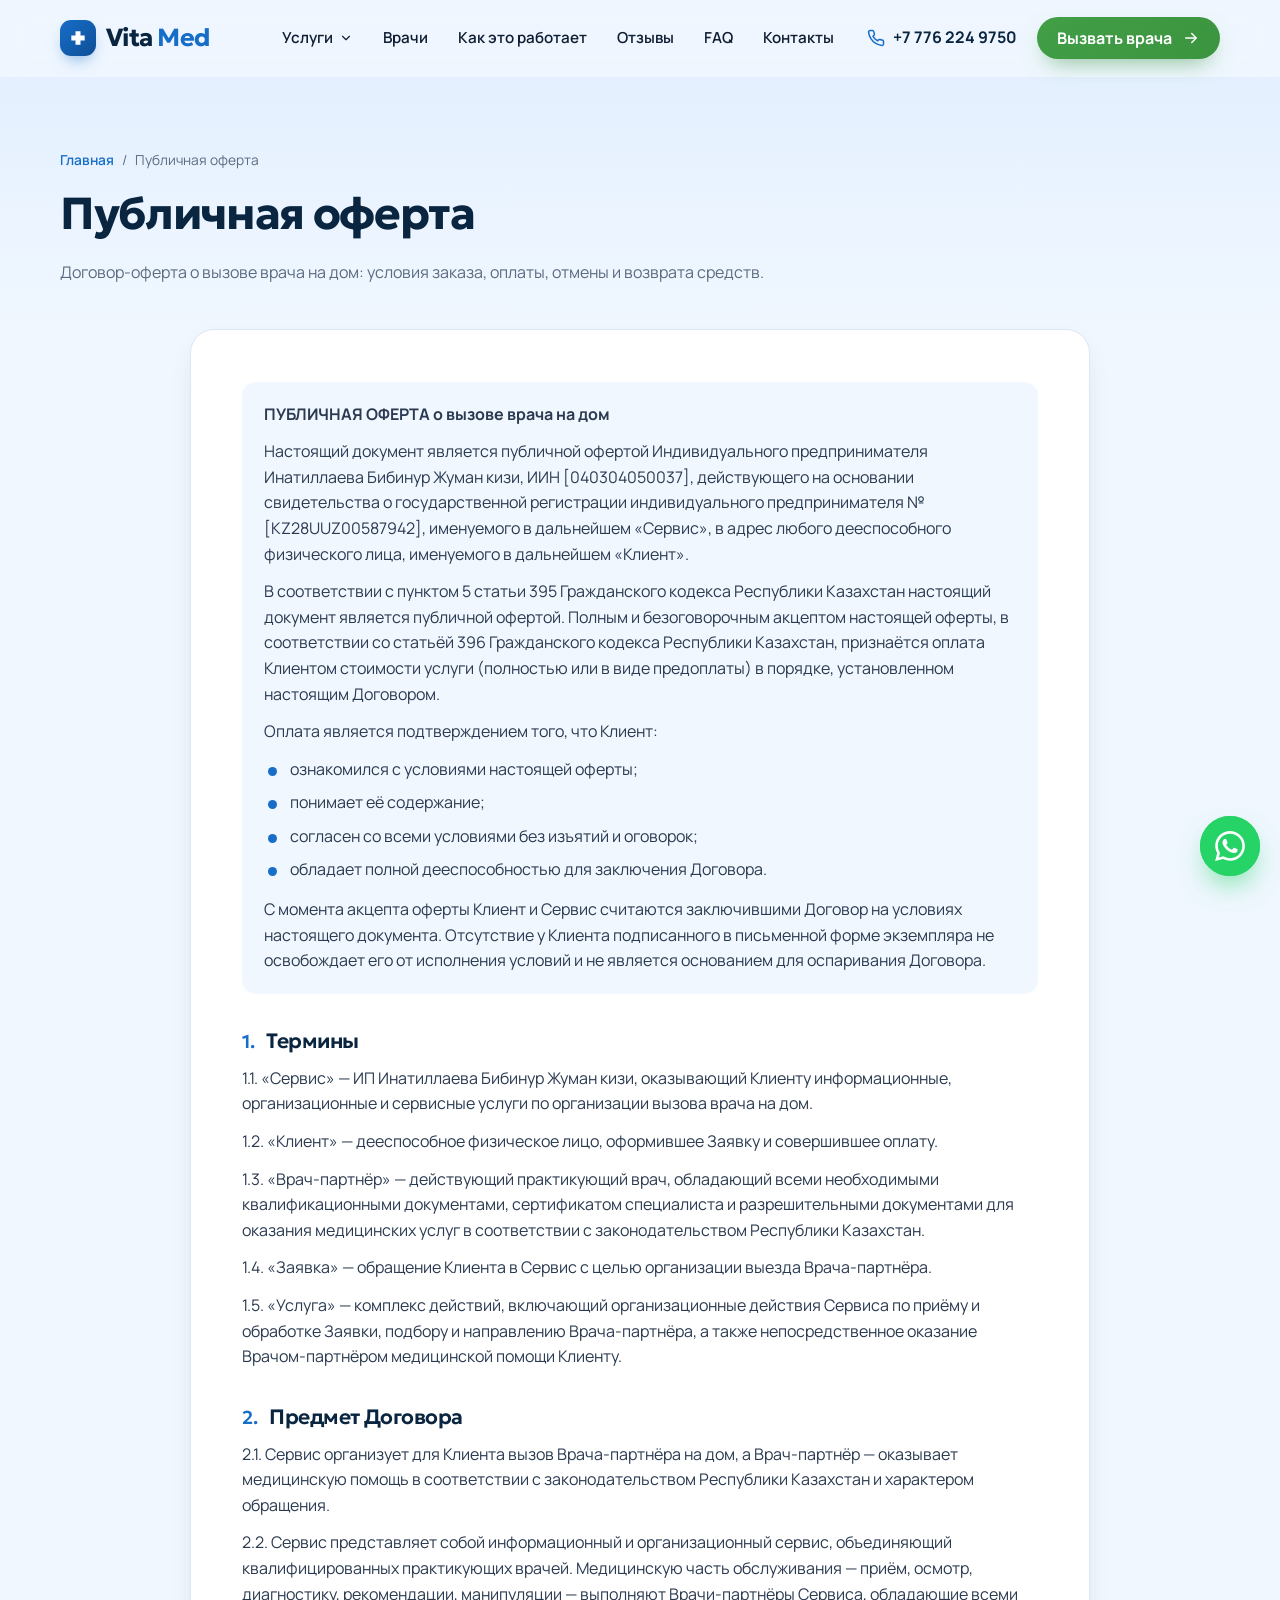
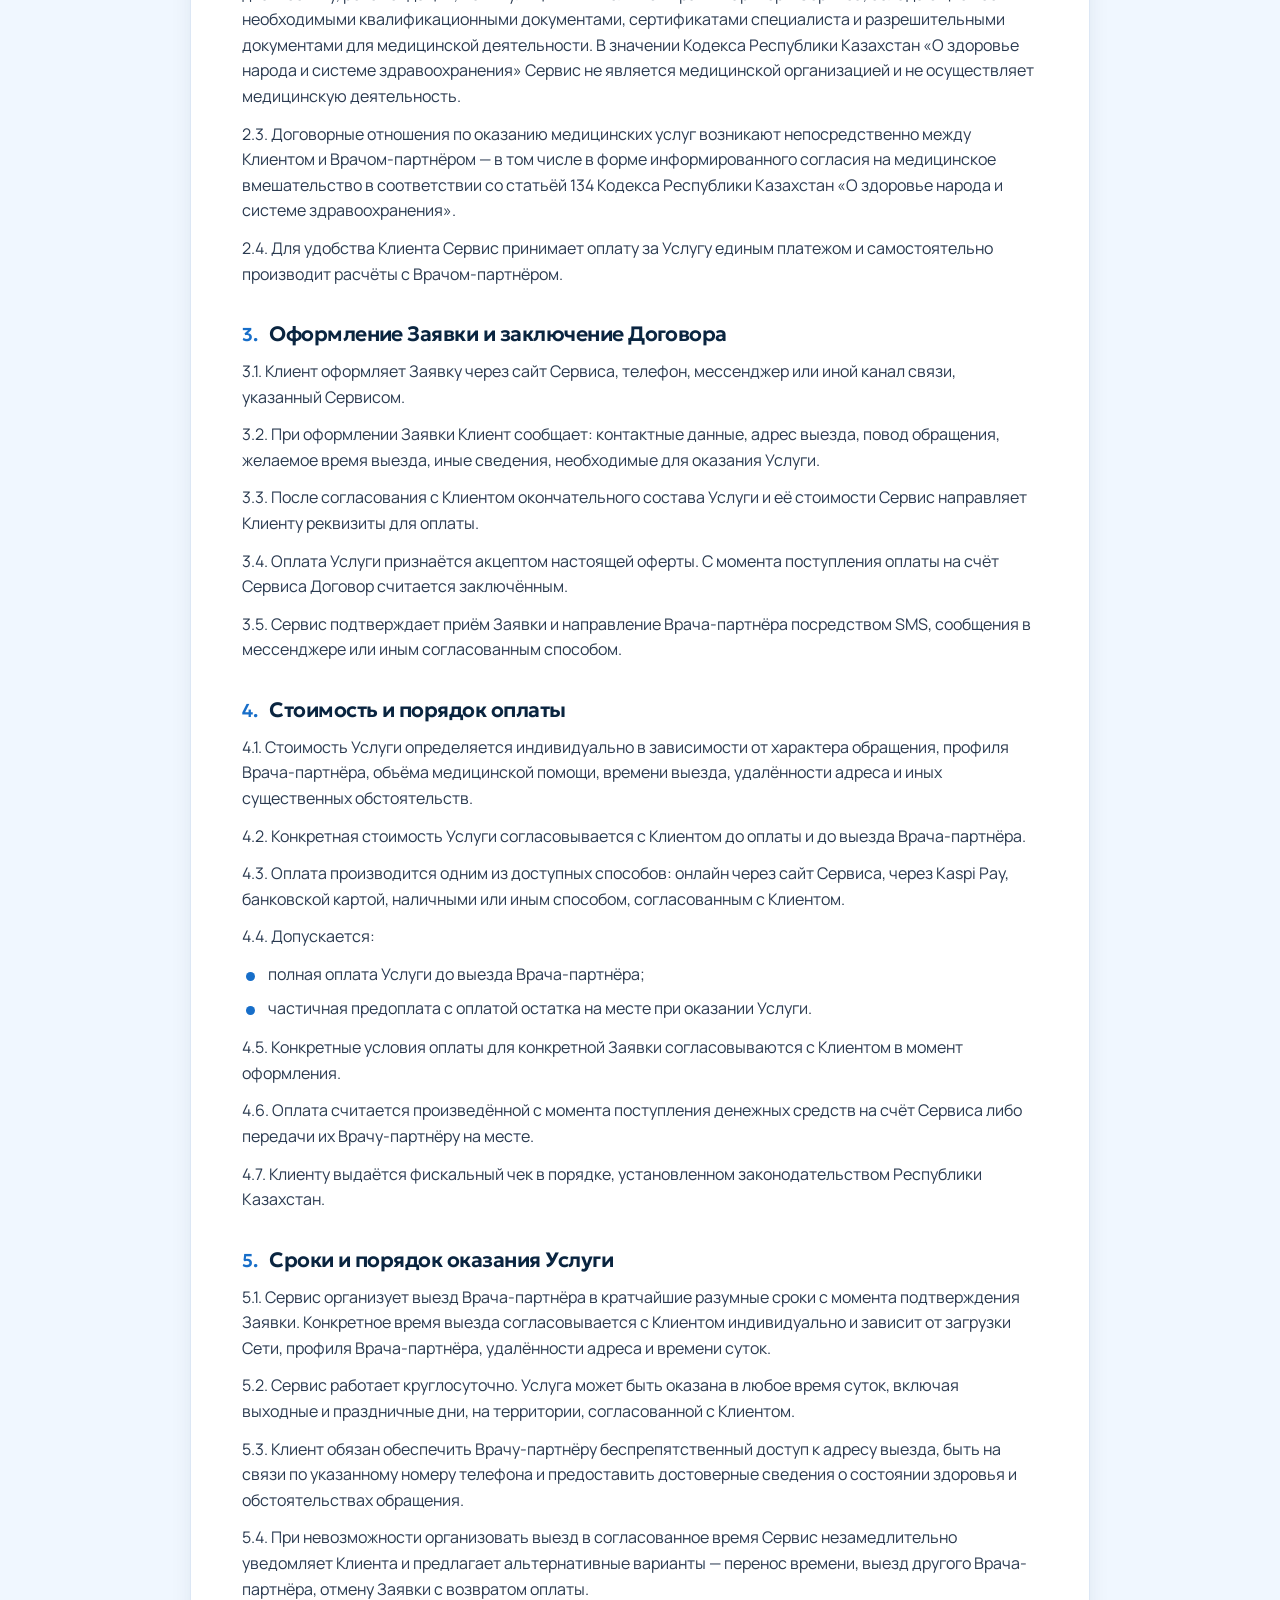
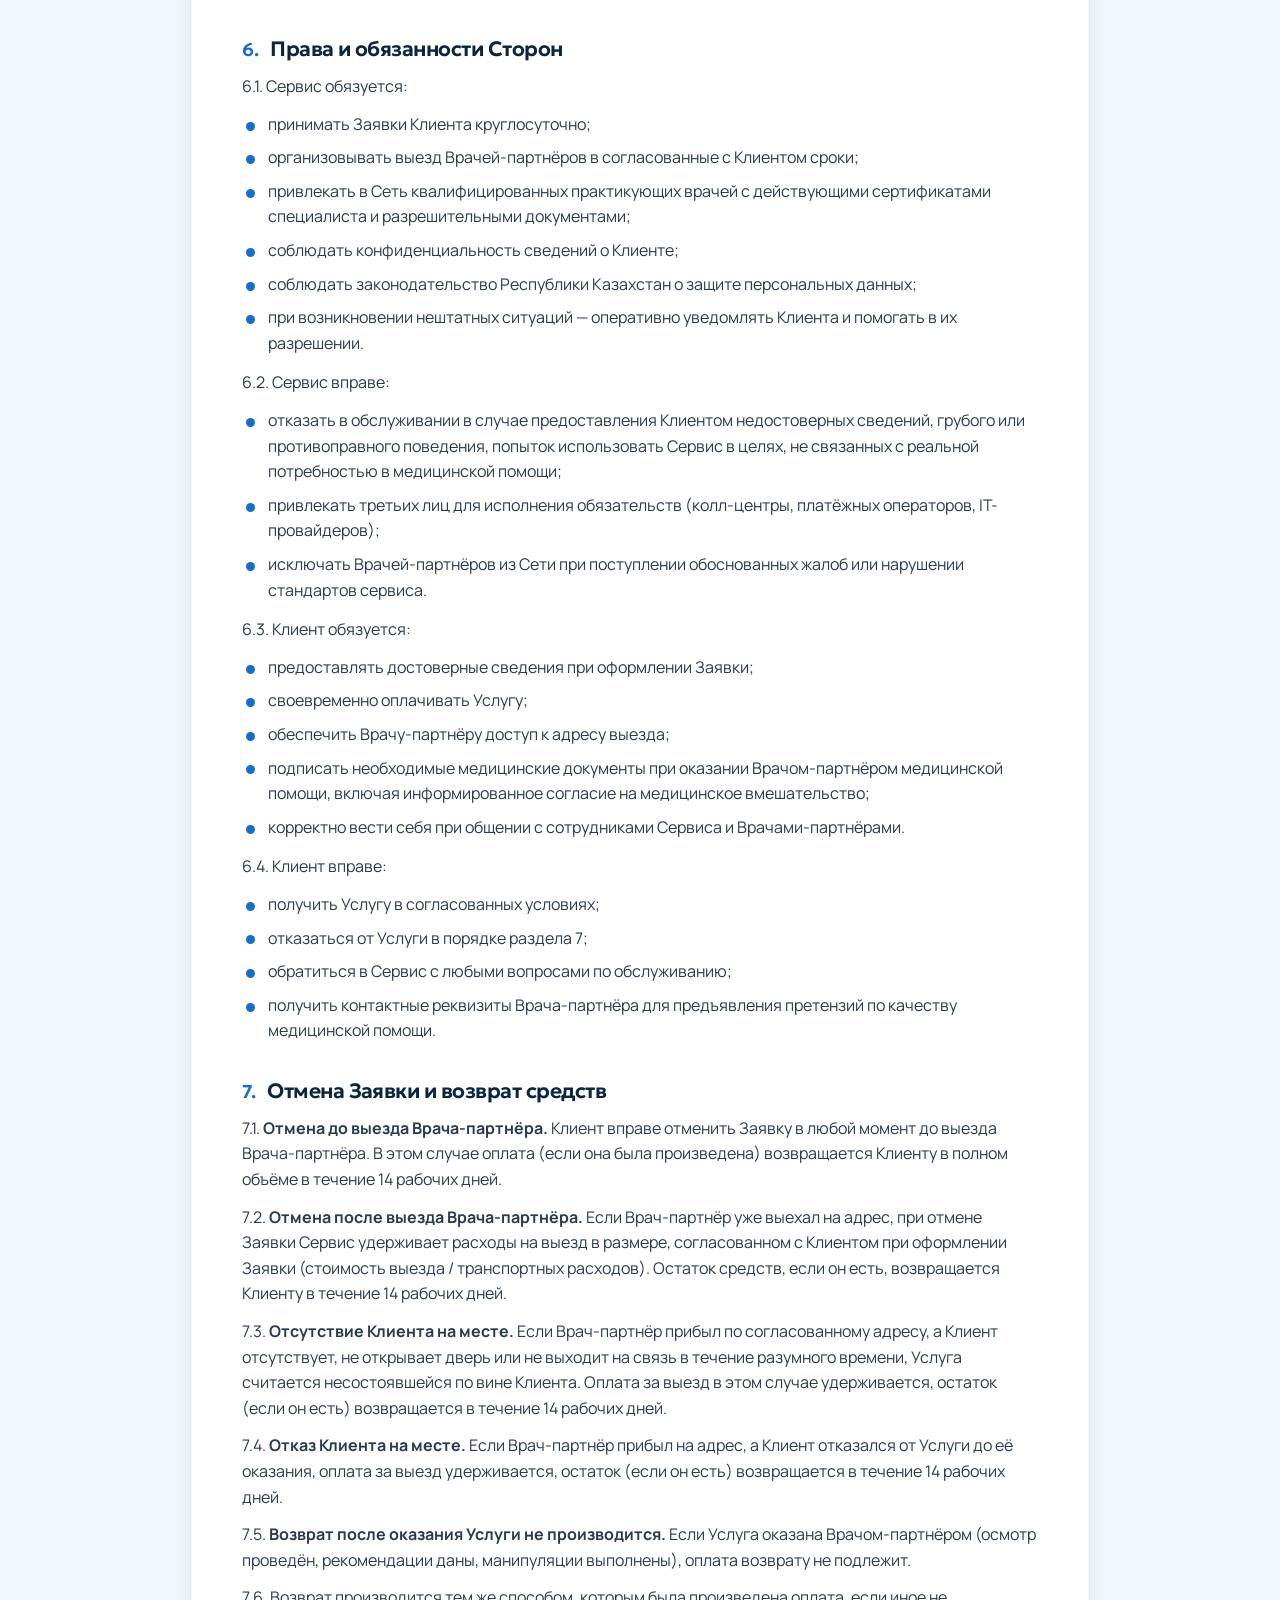
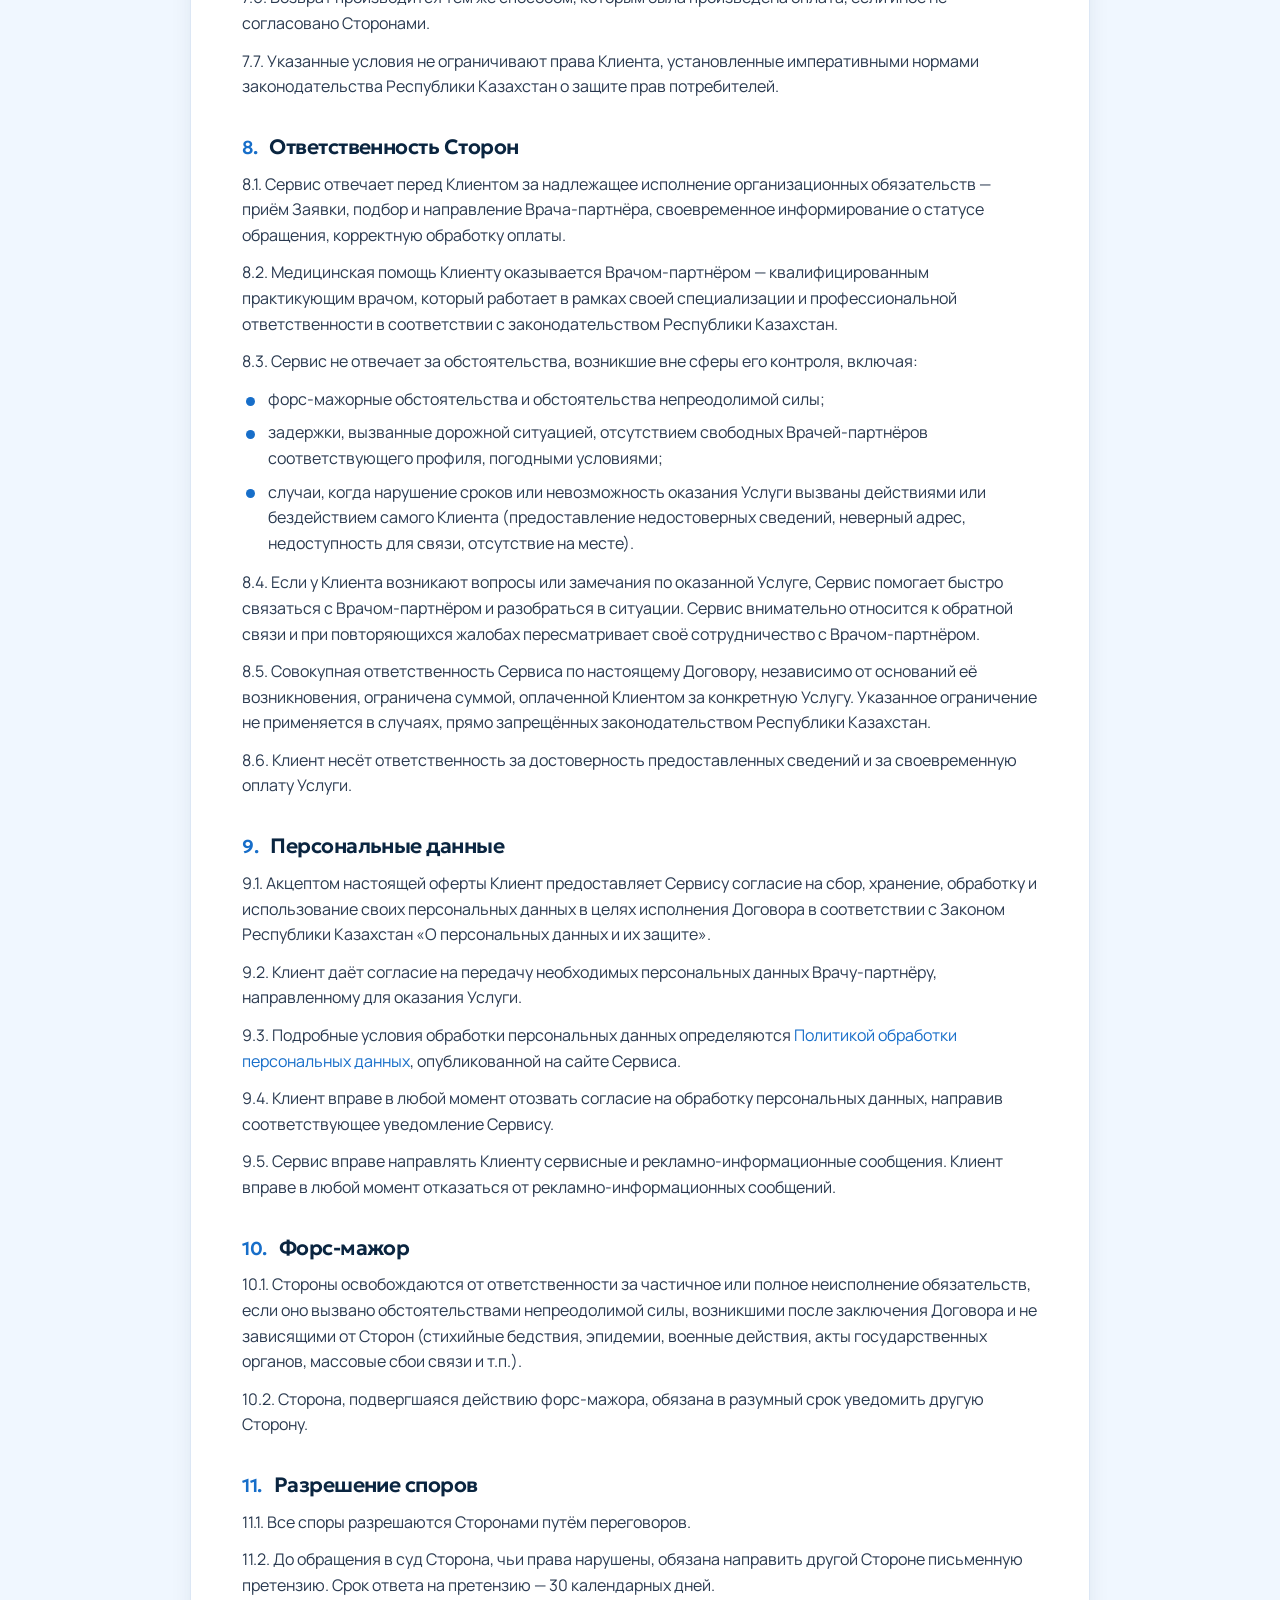
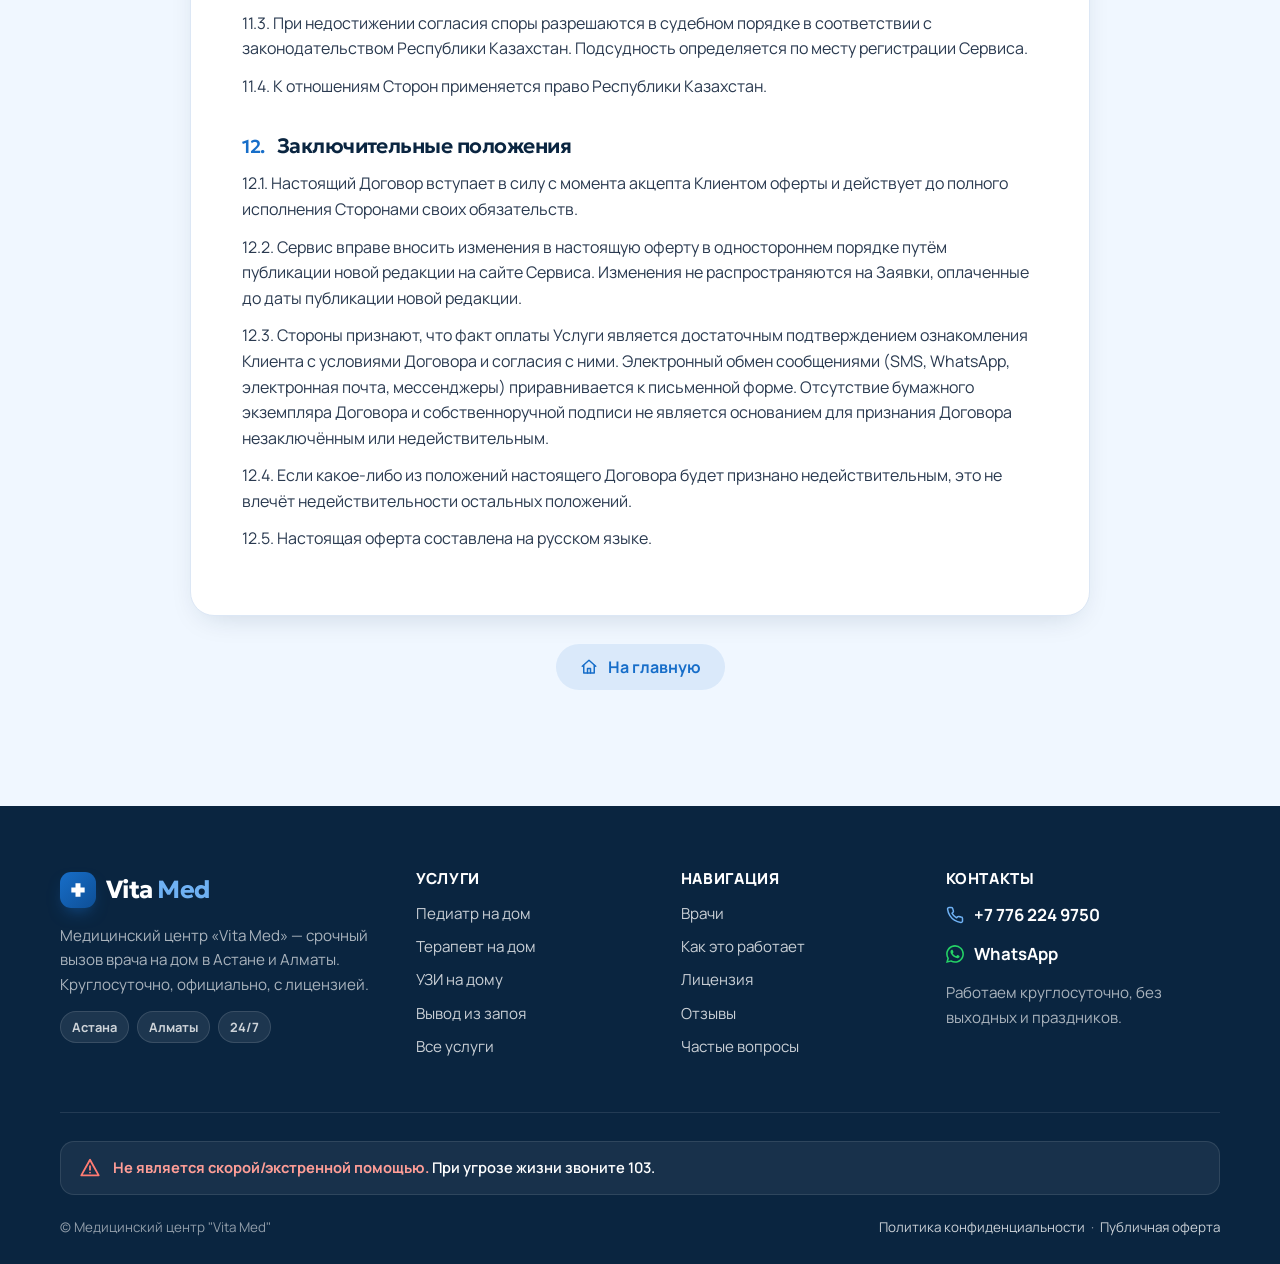
<file: oferta/index.html>
<!doctype html>
<html lang="ru">
<head>
<meta charset="utf-8">
<meta name="viewport" content="width=device-width, initial-scale=1, viewport-fit=cover">
<title>Публичная оферта - Vita Med</title>
<meta name="description" content="Публичная оферта о вызове врача на дом — условия заказа, оплаты, отмены и возврата средств сервиса Vita Med (Астана, Алматы).">
<link rel="canonical" href="https://vita-med.kz/oferta">
<meta property="og:type" content="website">
<meta property="og:locale" content="ru_RU">
<meta property="og:site_name" content="Vita Med">
<meta property="og:title" content="Публичная оферта - Vita Med">
<meta property="og:description" content="Публичная оферта о вызове врача на дом — условия заказа, оплаты, отмены и возврата средств сервиса Vita Med (Астана, Алматы).">
<meta property="og:url" content="https://vita-med.kz/oferta">
<meta property="og:image" content="https://vita-med.kz/assets/img/og-image.jpg">
<meta property="og:image:width" content="1200">
<meta property="og:image:height" content="630">
<meta name="twitter:card" content="summary_large_image">
<meta name="theme-color" content="#176EC9">
<link rel="icon" type="image/svg+xml" href="../assets/img/favicon.svg">
<link rel="alternate icon" href="../assets/img/favicon.png">
<link rel="apple-touch-icon" href="../assets/img/apple-touch-icon.png">
<link rel="preconnect" href="https://fonts.googleapis.com">
<link rel="preconnect" href="https://fonts.gstatic.com" crossorigin>
<link href="https://fonts.googleapis.com/css2?family=Geologica:wght@500;600;700&family=Manrope:wght@500;600;700;800&display=swap" rel="stylesheet">
<link rel="stylesheet" href="../styles.css">

<!-- Google Tag Manager отключён — конверсии Google Ads идут из lead-capture.js
<script>(function(w,d,s,l,i){w[l]=w[l]||[];w[l].push({'gtm.start':
new Date().getTime(),event:'gtm.js'});var f=d.getElementsByTagName(s)[0],
j=d.createElement(s),dl=l!='dataLayer'?'&l='+l:'';j.async=true;j.src=
'https://www.googletagmanager.com/gtm.js?id='+i+dl;f.parentNode.insertBefore(j,f);
})(window,document,'script','dataLayer','GTM-N9X7V8LB');</script>
End Google Tag Manager -->
</head>
<body>
<!-- Google Tag Manager (noscript) отключён
<noscript><iframe src="https://www.googletagmanager.com/ns.html?id=GTM-N9X7V8LB"
height="0" width="0" style="display:none;visibility:hidden"></iframe></noscript>
End Google Tag Manager (noscript) -->
<div class="progress" aria-hidden="true"><span></span></div>

<header class="header">
  <div class="container">
    <a class="logo" href="../" aria-label="Vita Med — на главную"><span class="mark"><svg viewBox="0 0 24 24" fill="none" aria-hidden="true"><path d="M9 4h6v5h5v6h-5v5H9v-5H4V9h5z" fill="#fff"/></svg></span><span>Vita&nbsp;<b>Med</b></span></a>
    <ul class="nav">
      <li class="has-menu"><button class="drop" type="button" aria-expanded="false" aria-haspopup="true">Услуги <svg class="" viewBox="0 0 24 24" fill="none" stroke="currentColor" stroke-width="2" stroke-linecap="round" stroke-linejoin="round" aria-hidden="true"><path d="m6 9 6 6 6-6"/></svg></button>
        <ul class="menu"><li><a href="../pediatr/"><i><svg class="" viewBox="0 0 24 24" fill="none" stroke="currentColor" stroke-width="2" stroke-linecap="round" stroke-linejoin="round" aria-hidden="true"><circle cx="12" cy="8" r="4"/><path d="M5 21a7 7 0 0 1 14 0"/><path d="M9 8h.01M15 8h.01"/><path d="M10 10.5c.6.6 1.3.8 2 .8s1.4-.2 2-.8"/></svg></i><span>Педиатр на дом<small>Детям с рождения, 0+</small></span></a></li><li><a href="../terapevt/"><i><svg class="" viewBox="0 0 24 24" fill="none" stroke="currentColor" stroke-width="2" stroke-linecap="round" stroke-linejoin="round" aria-hidden="true"><path d="M5 3v6a5 5 0 0 0 10 0V3"/><path d="M4 3h2M14 3h2"/><path d="M10 14v2a5 5 0 0 0 10 0v-1"/><circle cx="20" cy="12" r="2"/></svg></i><span>Терапевт на дом<small>Осмотр, назначения, капельницы</small></span></a></li><li><a href="../uzi/"><i><svg class="" viewBox="0 0 24 24" fill="none" stroke="currentColor" stroke-width="2" stroke-linecap="round" stroke-linejoin="round" aria-hidden="true"><rect x="3" y="4" width="18" height="14" rx="2"/><path d="M12 8c-2 0-3.5 2-3.5 4h7c0-2-1.5-4-3.5-4z"/><path d="M8 21h8"/></svg></i><span>УЗИ на дому<small>УЗИ, УЗДГ, ЭхоКГ с расшифровкой</small></span></a></li><li><a href="../vyvod/"><i><svg class="" viewBox="0 0 24 24" fill="none" stroke="currentColor" stroke-width="2" stroke-linecap="round" stroke-linejoin="round" aria-hidden="true"><path d="M12 3s-6 7-6 11a6 6 0 0 0 12 0c0-4-6-11-6-11z"/><path d="M9.5 15a2.5 2.5 0 0 0 2.5 2.5"/></svg></i><span>Вывод из запоя<small>Анонимно, без постановки на учёт</small></span></a></li><li><a href="../#uslugi"><i><svg class="" viewBox="0 0 24 24" fill="none" stroke="currentColor" stroke-width="2" stroke-linecap="round" stroke-linejoin="round" aria-hidden="true"><path d="M9 3h6v6h6v6h-6v6H9v-6H3V9h6z"/></svg></i><span>Все услуги<small>Невропатолог, хирург, капельницы, психотерапевт</small></span></a></li></ul></li>
      <li><a href="../#vrachi">Врачи</a></li>
      <li><a href="../#kak-eto-rabotaet">Как это работает</a></li>
      <li><a href="../#otzyvy">Отзывы</a></li>
      <li><a href="../#faq">FAQ</a></li>
      <li><a href="../#kontakty">Контакты</a></li>
    </ul>
    <a class="hdr-phone" href="tel:+77762249750"><svg class="" viewBox="0 0 24 24" fill="none" stroke="currentColor" stroke-width="2" stroke-linecap="round" stroke-linejoin="round" aria-hidden="true"><path d="M22 16.9v3a2 2 0 0 1-2.2 2 19.8 19.8 0 0 1-8.6-3.1 19.5 19.5 0 0 1-6-6A19.8 19.8 0 0 1 2.1 4.2 2 2 0 0 1 4.1 2h3a2 2 0 0 1 2 1.7c.1.9.4 1.8.7 2.7a2 2 0 0 1-.5 2.1L8 9.8a16 16 0 0 0 6 6l1.3-1.3a2 2 0 0 1 2.1-.4c.9.3 1.8.6 2.7.7a2 2 0 0 1 1.9 2z"/></svg> <span>+7 776 224 9750</span></a>
    <a class="btn btn-green hdr-cta" href="https://wa.me/77762249750?text=Здравствуйте!%20Хочу%20вызвать%20врача%20на%20дом.">Вызвать врача <svg class="" viewBox="0 0 24 24" fill="none" stroke="currentColor" stroke-width="2" stroke-linecap="round" stroke-linejoin="round" aria-hidden="true"><path d="M5 12h14M13 6l6 6-6 6"/></svg></a>
    <button class="burger" type="button" aria-label="Меню" aria-expanded="false"><span></span><span></span><span></span></button>
  </div>
  <div class="drawer">
    <nav class="drawer-inner" aria-label="Мобильное меню">
      <a href="../#uslugi">Услуги <svg class="" viewBox="0 0 24 24" fill="none" stroke="currentColor" stroke-width="2" stroke-linecap="round" stroke-linejoin="round" aria-hidden="true"><path d="m6 9 6 6 6-6"/></svg></a>
      <div class="sub"><a href="../pediatr/">Педиатр на дом <svg class="" viewBox="0 0 24 24" fill="none" stroke="currentColor" stroke-width="2" stroke-linecap="round" stroke-linejoin="round" aria-hidden="true"><path d="M5 12h14M13 6l6 6-6 6"/></svg></a><a href="../terapevt/">Терапевт на дом <svg class="" viewBox="0 0 24 24" fill="none" stroke="currentColor" stroke-width="2" stroke-linecap="round" stroke-linejoin="round" aria-hidden="true"><path d="M5 12h14M13 6l6 6-6 6"/></svg></a><a href="../uzi/">УЗИ на дому <svg class="" viewBox="0 0 24 24" fill="none" stroke="currentColor" stroke-width="2" stroke-linecap="round" stroke-linejoin="round" aria-hidden="true"><path d="M5 12h14M13 6l6 6-6 6"/></svg></a><a href="../vyvod/">Вывод из запоя <svg class="" viewBox="0 0 24 24" fill="none" stroke="currentColor" stroke-width="2" stroke-linecap="round" stroke-linejoin="round" aria-hidden="true"><path d="M5 12h14M13 6l6 6-6 6"/></svg></a></div>
      <a href="../#vrachi">Врачи <svg class="" viewBox="0 0 24 24" fill="none" stroke="currentColor" stroke-width="2" stroke-linecap="round" stroke-linejoin="round" aria-hidden="true"><path d="M5 12h14M13 6l6 6-6 6"/></svg></a>
      <a href="../#kak-eto-rabotaet">Как это работает <svg class="" viewBox="0 0 24 24" fill="none" stroke="currentColor" stroke-width="2" stroke-linecap="round" stroke-linejoin="round" aria-hidden="true"><path d="M5 12h14M13 6l6 6-6 6"/></svg></a>
      <a href="../#otzyvy">Отзывы <svg class="" viewBox="0 0 24 24" fill="none" stroke="currentColor" stroke-width="2" stroke-linecap="round" stroke-linejoin="round" aria-hidden="true"><path d="M5 12h14M13 6l6 6-6 6"/></svg></a>
      <a href="../#faq">FAQ <svg class="" viewBox="0 0 24 24" fill="none" stroke="currentColor" stroke-width="2" stroke-linecap="round" stroke-linejoin="round" aria-hidden="true"><path d="M5 12h14M13 6l6 6-6 6"/></svg></a>
      <a href="../#kontakty">Контакты <svg class="" viewBox="0 0 24 24" fill="none" stroke="currentColor" stroke-width="2" stroke-linecap="round" stroke-linejoin="round" aria-hidden="true"><path d="M5 12h14M13 6l6 6-6 6"/></svg></a>
      <div class="drawer-cta"><a class="btn btn-blue" href="tel:+77762249750"><svg class="" viewBox="0 0 24 24" fill="none" stroke="currentColor" stroke-width="2" stroke-linecap="round" stroke-linejoin="round" aria-hidden="true"><path d="M22 16.9v3a2 2 0 0 1-2.2 2 19.8 19.8 0 0 1-8.6-3.1 19.5 19.5 0 0 1-6-6A19.8 19.8 0 0 1 2.1 4.2 2 2 0 0 1 4.1 2h3a2 2 0 0 1 2 1.7c.1.9.4 1.8.7 2.7a2 2 0 0 1-.5 2.1L8 9.8a16 16 0 0 0 6 6l1.3-1.3a2 2 0 0 1 2.1-.4c.9.3 1.8.6 2.7.7a2 2 0 0 1 1.9 2z"/></svg> +7 776 224 9750</a><a class="btn btn-wa" href="https://wa.me/77762249750"><svg class="" viewBox="0 0 24 24" fill="none" stroke="currentColor" stroke-width="2" stroke-linecap="round" stroke-linejoin="round" aria-hidden="true"><path fill="currentColor" stroke="none" d="M17.47 14.38c-.3-.15-1.77-.87-2.04-.97-.27-.1-.47-.15-.67.15-.2.3-.77.97-.94 1.17-.17.2-.35.22-.65.07-.3-.15-1.26-.46-2.4-1.48-.89-.79-1.49-1.77-1.66-2.07-.17-.3-.02-.46.13-.61.13-.13.3-.35.45-.52.15-.17.2-.3.3-.5.1-.2.05-.37-.02-.52-.08-.15-.67-1.62-.92-2.22-.24-.58-.49-.5-.67-.51l-.57-.01c-.2 0-.52.07-.8.37-.27.3-1.04 1.02-1.04 2.5 0 1.47 1.07 2.89 1.22 3.09.15.2 2.11 3.22 5.1 4.51.71.31 1.27.49 1.7.63.72.23 1.37.2 1.88.12.58-.09 1.77-.72 2.02-1.42.25-.7.25-1.3.17-1.42-.07-.12-.27-.2-.57-.35M12.05 21.79h-.01a9.8 9.8 0 0 1-4.98-1.36l-.36-.21-3.7.97.99-3.61-.24-.37a9.77 9.77 0 0 1-1.5-5.22c0-5.4 4.4-9.79 9.81-9.79a9.75 9.75 0 0 1 9.79 9.8c0 5.4-4.4 9.79-9.8 9.79m8.33-18.11A11.7 11.7 0 0 0 12.04 0C5.5 0 .16 5.33.16 11.88c0 2.1.55 4.14 1.59 5.94L.06 24l6.33-1.66a11.85 11.85 0 0 0 5.65 1.44h.01c6.54 0 11.87-5.33 11.87-11.88 0-3.18-1.24-6.16-3.49-8.4"/></svg> WhatsApp</a></div>
    </nav>
  </div>
</header>
<section class="legal-hero">
  <div class="container">
    <div class="crumbs"><a href="../">Главная</a><span>/</span><span>Публичная оферта</span></div>
    <h1>Публичная оферта</h1>
    <p>Договор-оферта о вызове врача на дом: условия заказа, оплаты, отмены и возврата средств.</p>
  </div>
</section>
<section class="legal">
  <div class="container"><div class="paper"><div class="preamble"><p><strong>ПУБЛИЧНАЯ ОФЕРТА о вызове врача на дом</strong></p><p>Настоящий документ является публичной офертой Индивидуального предпринимателя Инатиллаева Бибинур Жуман кизи, ИИН [040304050037], действующего на основании свидетельства о государственной регистрации индивидуального предпринимателя № [KZ28UUZ00587942], именуемого в дальнейшем «Сервис», в адрес любого дееспособного физического лица, именуемого в дальнейшем «Клиент».</p><p>В соответствии с пунктом 5 статьи 395 Гражданского кодекса Республики Казахстан настоящий документ является публичной офертой. Полным и безоговорочным акцептом настоящей оферты, в соответствии со статьёй 396 Гражданского кодекса Республики Казахстан, признаётся оплата Клиентом стоимости услуги (полностью или в виде предоплаты) в порядке, установленном настоящим Договором.</p><p>Оплата является подтверждением того, что Клиент:</p><ul><li>ознакомился с условиями настоящей оферты;</li><li>понимает её содержание;</li><li>согласен со всеми условиями без изъятий и оговорок;</li><li>обладает полной дееспособностью для заключения Договора.</li></ul><p>С момента акцепта оферты Клиент и Сервис считаются заключившими Договор на условиях настоящего документа. Отсутствие у Клиента подписанного в письменной форме экземпляра не освобождает его от исполнения условий и не является основанием для оспаривания Договора.</p></div><h2><span>1.</span>Термины</h2><p>1.1. «Сервис» — ИП Инатиллаева Бибинур Жуман кизи, оказывающий Клиенту информационные, организационные и сервисные услуги по организации вызова врача на дом.</p><p>1.2. «Клиент» — дееспособное физическое лицо, оформившее Заявку и совершившее оплату.</p><p>1.3. «Врач-партнёр» — действующий практикующий врач, обладающий всеми необходимыми квалификационными документами, сертификатом специалиста и разрешительными документами для оказания медицинских услуг в соответствии с законодательством Республики Казахстан.</p><p>1.4. «Заявка» — обращение Клиента в Сервис с целью организации выезда Врача-партнёра.</p><p>1.5. «Услуга» — комплекс действий, включающий организационные действия Сервиса по приёму и обработке Заявки, подбору и направлению Врача-партнёра, а также непосредственное оказание Врачом-партнёром медицинской помощи Клиенту.</p><h2><span>2.</span>Предмет Договора</h2><p>2.1. Сервис организует для Клиента вызов Врача-партнёра на дом, а Врач-партнёр — оказывает медицинскую помощь в соответствии с законодательством Республики Казахстан и характером обращения.</p><p>2.2. Сервис представляет собой информационный и организационный сервис, объединяющий квалифицированных практикующих врачей. Медицинскую часть обслуживания — приём, осмотр, диагностику, рекомендации, манипуляции — выполняют Врачи-партнёры Сервиса, обладающие всеми необходимыми квалификационными документами, сертификатами специалиста и разрешительными документами для медицинской деятельности. В значении Кодекса Республики Казахстан «О здоровье народа и системе здравоохранения» Сервис не является медицинской организацией и не осуществляет медицинскую деятельность.</p><p>2.3. Договорные отношения по оказанию медицинских услуг возникают непосредственно между Клиентом и Врачом-партнёром — в том числе в форме информированного согласия на медицинское вмешательство в соответствии со статьёй 134 Кодекса Республики Казахстан «О здоровье народа и системе здравоохранения».</p><p>2.4. Для удобства Клиента Сервис принимает оплату за Услугу единым платежом и самостоятельно производит расчёты с Врачом-партнёром.</p><h2><span>3.</span>Оформление Заявки и заключение Договора</h2><p>3.1. Клиент оформляет Заявку через сайт Сервиса, телефон, мессенджер или иной канал связи, указанный Сервисом.</p><p>3.2. При оформлении Заявки Клиент сообщает: контактные данные, адрес выезда, повод обращения, желаемое время выезда, иные сведения, необходимые для оказания Услуги.</p><p>3.3. После согласования с Клиентом окончательного состава Услуги и её стоимости Сервис направляет Клиенту реквизиты для оплаты.</p><p>3.4. Оплата Услуги признаётся акцептом настоящей оферты. С момента поступления оплаты на счёт Сервиса Договор считается заключённым.</p><p>3.5. Сервис подтверждает приём Заявки и направление Врача-партнёра посредством SMS, сообщения в мессенджере или иным согласованным способом.</p><h2><span>4.</span>Стоимость и порядок оплаты</h2><p>4.1. Стоимость Услуги определяется индивидуально в зависимости от характера обращения, профиля Врача-партнёра, объёма медицинской помощи, времени выезда, удалённости адреса и иных существенных обстоятельств.</p><p>4.2. Конкретная стоимость Услуги согласовывается с Клиентом до оплаты и до выезда Врача-партнёра.</p><p>4.3. Оплата производится одним из доступных способов: онлайн через сайт Сервиса, через Kaspi Pay, банковской картой, наличными или иным способом, согласованным с Клиентом.</p><p>4.4. Допускается:</p><ul><li>полная оплата Услуги до выезда Врача-партнёра;</li><li>частичная предоплата с оплатой остатка на месте при оказании Услуги.</li></ul><p>4.5. Конкретные условия оплаты для конкретной Заявки согласовываются с Клиентом в момент оформления.</p><p>4.6. Оплата считается произведённой с момента поступления денежных средств на счёт Сервиса либо передачи их Врачу-партнёру на месте.</p><p>4.7. Клиенту выдаётся фискальный чек в порядке, установленном законодательством Республики Казахстан.</p><h2><span>5.</span>Сроки и порядок оказания Услуги</h2><p>5.1. Сервис организует выезд Врача-партнёра в кратчайшие разумные сроки с момента подтверждения Заявки. Конкретное время выезда согласовывается с Клиентом индивидуально и зависит от загрузки Сети, профиля Врача-партнёра, удалённости адреса и времени суток.</p><p>5.2. Сервис работает круглосуточно. Услуга может быть оказана в любое время суток, включая выходные и праздничные дни, на территории, согласованной с Клиентом.</p><p>5.3. Клиент обязан обеспечить Врачу-партнёру беспрепятственный доступ к адресу выезда, быть на связи по указанному номеру телефона и предоставить достоверные сведения о состоянии здоровья и обстоятельствах обращения.</p><p>5.4. При невозможности организовать выезд в согласованное время Сервис незамедлительно уведомляет Клиента и предлагает альтернативные варианты — перенос времени, выезд другого Врача-партнёра, отмену Заявки с возвратом оплаты.</p><h2><span>6.</span>Права и обязанности Сторон</h2><p>6.1. Сервис обязуется:</p><ul><li>принимать Заявки Клиента круглосуточно;</li><li>организовывать выезд Врачей-партнёров в согласованные с Клиентом сроки;</li><li>привлекать в Сеть квалифицированных практикующих врачей с действующими сертификатами специалиста и разрешительными документами;</li><li>соблюдать конфиденциальность сведений о Клиенте;</li><li>соблюдать законодательство Республики Казахстан о защите персональных данных;</li><li>при возникновении нештатных ситуаций — оперативно уведомлять Клиента и помогать в их разрешении.</li></ul><p>6.2. Сервис вправе:</p><ul><li>отказать в обслуживании в случае предоставления Клиентом недостоверных сведений, грубого или противоправного поведения, попыток использовать Сервис в целях, не связанных с реальной потребностью в медицинской помощи;</li><li>привлекать третьих лиц для исполнения обязательств (колл-центры, платёжных операторов, IT-провайдеров);</li><li>исключать Врачей-партнёров из Сети при поступлении обоснованных жалоб или нарушении стандартов сервиса.</li></ul><p>6.3. Клиент обязуется:</p><ul><li>предоставлять достоверные сведения при оформлении Заявки;</li><li>своевременно оплачивать Услугу;</li><li>обеспечить Врачу-партнёру доступ к адресу выезда;</li><li>подписать необходимые медицинские документы при оказании Врачом-партнёром медицинской помощи, включая информированное согласие на медицинское вмешательство;</li><li>корректно вести себя при общении с сотрудниками Сервиса и Врачами-партнёрами.</li></ul><p>6.4. Клиент вправе:</p><ul><li>получить Услугу в согласованных условиях;</li><li>отказаться от Услуги в порядке раздела 7;</li><li>обратиться в Сервис с любыми вопросами по обслуживанию;</li><li>получить контактные реквизиты Врача-партнёра для предъявления претензий по качеству медицинской помощи.</li></ul><h2><span>7.</span>Отмена Заявки и возврат средств</h2><p>7.1. <strong>Отмена до выезда Врача-партнёра.</strong> Клиент вправе отменить Заявку в любой момент до выезда Врача-партнёра. В этом случае оплата (если она была произведена) возвращается Клиенту в полном объёме в течение 14 рабочих дней.</p><p>7.2. <strong>Отмена после выезда Врача-партнёра.</strong> Если Врач-партнёр уже выехал на адрес, при отмене Заявки Сервис удерживает расходы на выезд в размере, согласованном с Клиентом при оформлении Заявки (стоимость выезда / транспортных расходов). Остаток средств, если он есть, возвращается Клиенту в течение 14 рабочих дней.</p><p>7.3. <strong>Отсутствие Клиента на месте.</strong> Если Врач-партнёр прибыл по согласованному адресу, а Клиент отсутствует, не открывает дверь или не выходит на связь в течение разумного времени, Услуга считается несостоявшейся по вине Клиента. Оплата за выезд в этом случае удерживается, остаток (если он есть) возвращается в течение 14 рабочих дней.</p><p>7.4. <strong>Отказ Клиента на месте.</strong> Если Врач-партнёр прибыл на адрес, а Клиент отказался от Услуги до её оказания, оплата за выезд удерживается, остаток (если он есть) возвращается в течение 14 рабочих дней.</p><p>7.5. <strong>Возврат после оказания Услуги не производится.</strong> Если Услуга оказана Врачом-партнёром (осмотр проведён, рекомендации даны, манипуляции выполнены), оплата возврату не подлежит.</p><p>7.6. Возврат производится тем же способом, которым была произведена оплата, если иное не согласовано Сторонами.</p><p>7.7. Указанные условия не ограничивают права Клиента, установленные императивными нормами законодательства Республики Казахстан о защите прав потребителей.</p><h2><span>8.</span>Ответственность Сторон</h2><p>8.1. Сервис отвечает перед Клиентом за надлежащее исполнение организационных обязательств — приём Заявки, подбор и направление Врача-партнёра, своевременное информирование о статусе обращения, корректную обработку оплаты.</p><p>8.2. Медицинская помощь Клиенту оказывается Врачом-партнёром — квалифицированным практикующим врачом, который работает в рамках своей специализации и профессиональной ответственности в соответствии с законодательством Республики Казахстан.</p><p>8.3. Сервис не отвечает за обстоятельства, возникшие вне сферы его контроля, включая:</p><ul><li>форс-мажорные обстоятельства и обстоятельства непреодолимой силы;</li><li>задержки, вызванные дорожной ситуацией, отсутствием свободных Врачей-партнёров соответствующего профиля, погодными условиями;</li><li>случаи, когда нарушение сроков или невозможность оказания Услуги вызваны действиями или бездействием самого Клиента (предоставление недостоверных сведений, неверный адрес, недоступность для связи, отсутствие на месте).</li></ul><p>8.4. Если у Клиента возникают вопросы или замечания по оказанной Услуге, Сервис помогает быстро связаться с Врачом-партнёром и разобраться в ситуации. Сервис внимательно относится к обратной связи и при повторяющихся жалобах пересматривает своё сотрудничество с Врачом-партнёром.</p><p>8.5. Совокупная ответственность Сервиса по настоящему Договору, независимо от оснований её возникновения, ограничена суммой, оплаченной Клиентом за конкретную Услугу. Указанное ограничение не применяется в случаях, прямо запрещённых законодательством Республики Казахстан.</p><p>8.6. Клиент несёт ответственность за достоверность предоставленных сведений и за своевременную оплату Услуги.</p><h2><span>9.</span>Персональные данные</h2><p>9.1. Акцептом настоящей оферты Клиент предоставляет Сервису согласие на сбор, хранение, обработку и использование своих персональных данных в целях исполнения Договора в соответствии с Законом Республики Казахстан «О персональных данных и их защите».</p><p>9.2. Клиент даёт согласие на передачу необходимых персональных данных Врачу-партнёру, направленному для оказания Услуги.</p><p>9.3. Подробные условия обработки персональных данных определяются <a href="../privacy-policy/">Политикой обработки персональных данных</a>, опубликованной на сайте Сервиса.</p><p>9.4. Клиент вправе в любой момент отозвать согласие на обработку персональных данных, направив соответствующее уведомление Сервису.</p><p>9.5. Сервис вправе направлять Клиенту сервисные и рекламно-информационные сообщения. Клиент вправе в любой момент отказаться от рекламно-информационных сообщений.</p><h2><span>10.</span>Форс-мажор</h2><p>10.1. Стороны освобождаются от ответственности за частичное или полное неисполнение обязательств, если оно вызвано обстоятельствами непреодолимой силы, возникшими после заключения Договора и не зависящими от Сторон (стихийные бедствия, эпидемии, военные действия, акты государственных органов, массовые сбои связи и т.п.).</p><p>10.2. Сторона, подвергшаяся действию форс-мажора, обязана в разумный срок уведомить другую Сторону.</p><h2><span>11.</span>Разрешение споров</h2><p>11.1. Все споры разрешаются Сторонами путём переговоров.</p><p>11.2. До обращения в суд Сторона, чьи права нарушены, обязана направить другой Стороне письменную претензию. Срок ответа на претензию — 30 календарных дней.</p><p>11.3. При недостижении согласия споры разрешаются в судебном порядке в соответствии с законодательством Республики Казахстан. Подсудность определяется по месту регистрации Сервиса.</p><p>11.4. К отношениям Сторон применяется право Республики Казахстан.</p><h2><span>12.</span>Заключительные положения</h2><p>12.1. Настоящий Договор вступает в силу с момента акцепта Клиентом оферты и действует до полного исполнения Сторонами своих обязательств.</p><p>12.2. Сервис вправе вносить изменения в настоящую оферту в одностороннем порядке путём публикации новой редакции на сайте Сервиса. Изменения не распространяются на Заявки, оплаченные до даты публикации новой редакции.</p><p>12.3. Стороны признают, что факт оплаты Услуги является достаточным подтверждением ознакомления Клиента с условиями Договора и согласия с ними. Электронный обмен сообщениями (SMS, WhatsApp, электронная почта, мессенджеры) приравнивается к письменной форме. Отсутствие бумажного экземпляра Договора и собственноручной подписи не является основанием для признания Договора незаключённым или недействительным.</p><p>12.4. Если какое-либо из положений настоящего Договора будет признано недействительным, это не влечёт недействительности остальных положений.</p><p>12.5. Настоящая оферта составлена на русском языке.</p></div>
  <p class="back"><a class="btn btn-ghost" href="../"><svg class="" viewBox="0 0 24 24" fill="none" stroke="currentColor" stroke-width="2" stroke-linecap="round" stroke-linejoin="round" aria-hidden="true"><path d="M3 11 12 3l9 8"/><path d="M5 10v10h14V10"/><path d="M10 20v-6h4v6"/></svg> На главную</a></p></div>
</section>
<footer class="footer">
  <div class="container">
    <div class="cols">
      <div>
        <a class="logo" href="../" aria-label="Vita Med — на главную"><span class="mark"><svg viewBox="0 0 24 24" fill="none" aria-hidden="true"><path d="M9 4h6v5h5v6h-5v5H9v-5H4V9h5z" fill="#fff"/></svg></span><span>Vita&nbsp;<b>Med</b></span></a>
        <p class="about">Медицинский центр «Vita Med» — срочный вызов врача на дом в Астане и Алматы. Круглосуточно, официально, с лицензией.</p>
        <ul class="cities"><li>Астана</li><li>Алматы</li><li>24/7</li></ul>
      </div>
      <div>
        <h4>Услуги</h4>
        <ul><li><a href="../pediatr/">Педиатр на дом</a></li><li><a href="../terapevt/">Терапевт на дом</a></li><li><a href="../uzi/">УЗИ на дому</a></li><li><a href="../vyvod/">Вывод из запоя</a></li><li><a href="../#uslugi">Все услуги</a></li></ul>
      </div>
      <div>
        <h4>Навигация</h4>
        <ul><li><a href="../#vrachi">Врачи</a></li><li><a href="../#kak-eto-rabotaet">Как это работает</a></li><li><a href="../#licenzii">Лицензия</a></li><li><a href="../#otzyvy">Отзывы</a></li><li><a href="../#faq">Частые вопросы</a></li></ul>
      </div>
      <div class="contact">
        <h4>Контакты</h4>
        <ul><li><a href="tel:+77762249750"><svg class="" viewBox="0 0 24 24" fill="none" stroke="currentColor" stroke-width="2" stroke-linecap="round" stroke-linejoin="round" aria-hidden="true"><path d="M22 16.9v3a2 2 0 0 1-2.2 2 19.8 19.8 0 0 1-8.6-3.1 19.5 19.5 0 0 1-6-6A19.8 19.8 0 0 1 2.1 4.2 2 2 0 0 1 4.1 2h3a2 2 0 0 1 2 1.7c.1.9.4 1.8.7 2.7a2 2 0 0 1-.5 2.1L8 9.8a16 16 0 0 0 6 6l1.3-1.3a2 2 0 0 1 2.1-.4c.9.3 1.8.6 2.7.7a2 2 0 0 1 1.9 2z"/></svg> +7 776 224 9750</a></li><li><a class="wa" href="https://wa.me/77762249750"><svg class="" viewBox="0 0 24 24" fill="none" stroke="currentColor" stroke-width="2" stroke-linecap="round" stroke-linejoin="round" aria-hidden="true"><path fill="currentColor" stroke="none" d="M17.47 14.38c-.3-.15-1.77-.87-2.04-.97-.27-.1-.47-.15-.67.15-.2.3-.77.97-.94 1.17-.17.2-.35.22-.65.07-.3-.15-1.26-.46-2.4-1.48-.89-.79-1.49-1.77-1.66-2.07-.17-.3-.02-.46.13-.61.13-.13.3-.35.45-.52.15-.17.2-.3.3-.5.1-.2.05-.37-.02-.52-.08-.15-.67-1.62-.92-2.22-.24-.58-.49-.5-.67-.51l-.57-.01c-.2 0-.52.07-.8.37-.27.3-1.04 1.02-1.04 2.5 0 1.47 1.07 2.89 1.22 3.09.15.2 2.11 3.22 5.1 4.51.71.31 1.27.49 1.7.63.72.23 1.37.2 1.88.12.58-.09 1.77-.72 2.02-1.42.25-.7.25-1.3.17-1.42-.07-.12-.27-.2-.57-.35M12.05 21.79h-.01a9.8 9.8 0 0 1-4.98-1.36l-.36-.21-3.7.97.99-3.61-.24-.37a9.77 9.77 0 0 1-1.5-5.22c0-5.4 4.4-9.79 9.81-9.79a9.75 9.75 0 0 1 9.79 9.8c0 5.4-4.4 9.79-9.8 9.79m8.33-18.11A11.7 11.7 0 0 0 12.04 0C5.5 0 .16 5.33.16 11.88c0 2.1.55 4.14 1.59 5.94L.06 24l6.33-1.66a11.85 11.85 0 0 0 5.65 1.44h.01c6.54 0 11.87-5.33 11.87-11.88 0-3.18-1.24-6.16-3.49-8.4"/></svg> WhatsApp</a></li></ul>
        <p class="about" style="margin-top:14px">Работаем круглосуточно, без выходных и праздников.</p>
      </div>
    </div>
    <div class="disc"><svg class="" viewBox="0 0 24 24" fill="none" stroke="currentColor" stroke-width="2" stroke-linecap="round" stroke-linejoin="round" aria-hidden="true"><path d="M12 3 2.5 20h19z"/><path d="M12 10v4M12 17h.01"/></svg><p style="margin:0"><b>Не является скорой/экстренной помощью.</b> При угрозе жизни звоните 103.</p></div>
    <div class="bottom">
      <span>© Медицинский центр "Vita Med"</span>
      <span><a href="../privacy-policy/">Политика конфиденциальности</a> &nbsp;·&nbsp; <a href="../oferta/">Публичная оферта</a></span>
    </div>
  </div>
</footer>
<a class="fab-wa" href="https://wa.me/77762249750" aria-label="Написать в WhatsApp"><span class="tip">Напишите нам — ответим быстро</span><svg class="" viewBox="0 0 24 24" fill="none" stroke="currentColor" stroke-width="2" stroke-linecap="round" stroke-linejoin="round" aria-hidden="true"><path fill="currentColor" stroke="none" d="M17.47 14.38c-.3-.15-1.77-.87-2.04-.97-.27-.1-.47-.15-.67.15-.2.3-.77.97-.94 1.17-.17.2-.35.22-.65.07-.3-.15-1.26-.46-2.4-1.48-.89-.79-1.49-1.77-1.66-2.07-.17-.3-.02-.46.13-.61.13-.13.3-.35.45-.52.15-.17.2-.3.3-.5.1-.2.05-.37-.02-.52-.08-.15-.67-1.62-.92-2.22-.24-.58-.49-.5-.67-.51l-.57-.01c-.2 0-.52.07-.8.37-.27.3-1.04 1.02-1.04 2.5 0 1.47 1.07 2.89 1.22 3.09.15.2 2.11 3.22 5.1 4.51.71.31 1.27.49 1.7.63.72.23 1.37.2 1.88.12.58-.09 1.77-.72 2.02-1.42.25-.7.25-1.3.17-1.42-.07-.12-.27-.2-.57-.35M12.05 21.79h-.01a9.8 9.8 0 0 1-4.98-1.36l-.36-.21-3.7.97.99-3.61-.24-.37a9.77 9.77 0 0 1-1.5-5.22c0-5.4 4.4-9.79 9.81-9.79a9.75 9.75 0 0 1 9.79 9.8c0 5.4-4.4 9.79-9.8 9.79m8.33-18.11A11.7 11.7 0 0 0 12.04 0C5.5 0 .16 5.33.16 11.88c0 2.1.55 4.14 1.59 5.94L.06 24l6.33-1.66a11.85 11.85 0 0 0 5.65 1.44h.01c6.54 0 11.87-5.33 11.87-11.88 0-3.18-1.24-6.16-3.49-8.4"/></svg></a>
<div class="mbar"><a class="btn btn-blue" href="tel:+77762249750"><svg class="" viewBox="0 0 24 24" fill="none" stroke="currentColor" stroke-width="2" stroke-linecap="round" stroke-linejoin="round" aria-hidden="true"><path d="M22 16.9v3a2 2 0 0 1-2.2 2 19.8 19.8 0 0 1-8.6-3.1 19.5 19.5 0 0 1-6-6A19.8 19.8 0 0 1 2.1 4.2 2 2 0 0 1 4.1 2h3a2 2 0 0 1 2 1.7c.1.9.4 1.8.7 2.7a2 2 0 0 1-.5 2.1L8 9.8a16 16 0 0 0 6 6l1.3-1.3a2 2 0 0 1 2.1-.4c.9.3 1.8.6 2.7.7a2 2 0 0 1 1.9 2z"/></svg> Позвонить</a><a class="btn btn-wa" href="https://wa.me/77762249750"><svg class="" viewBox="0 0 24 24" fill="none" stroke="currentColor" stroke-width="2" stroke-linecap="round" stroke-linejoin="round" aria-hidden="true"><path fill="currentColor" stroke="none" d="M17.47 14.38c-.3-.15-1.77-.87-2.04-.97-.27-.1-.47-.15-.67.15-.2.3-.77.97-.94 1.17-.17.2-.35.22-.65.07-.3-.15-1.26-.46-2.4-1.48-.89-.79-1.49-1.77-1.66-2.07-.17-.3-.02-.46.13-.61.13-.13.3-.35.45-.52.15-.17.2-.3.3-.5.1-.2.05-.37-.02-.52-.08-.15-.67-1.62-.92-2.22-.24-.58-.49-.5-.67-.51l-.57-.01c-.2 0-.52.07-.8.37-.27.3-1.04 1.02-1.04 2.5 0 1.47 1.07 2.89 1.22 3.09.15.2 2.11 3.22 5.1 4.51.71.31 1.27.49 1.7.63.72.23 1.37.2 1.88.12.58-.09 1.77-.72 2.02-1.42.25-.7.25-1.3.17-1.42-.07-.12-.27-.2-.57-.35M12.05 21.79h-.01a9.8 9.8 0 0 1-4.98-1.36l-.36-.21-3.7.97.99-3.61-.24-.37a9.77 9.77 0 0 1-1.5-5.22c0-5.4 4.4-9.79 9.81-9.79a9.75 9.75 0 0 1 9.79 9.8c0 5.4-4.4 9.79-9.8 9.79m8.33-18.11A11.7 11.7 0 0 0 12.04 0C5.5 0 .16 5.33.16 11.88c0 2.1.55 4.14 1.59 5.94L.06 24l6.33-1.66a11.85 11.85 0 0 0 5.65 1.44h.01c6.54 0 11.87-5.33 11.87-11.88 0-3.18-1.24-6.16-3.49-8.4"/></svg> WhatsApp</a></div>
<script src="../config.js?v=2"></script>
<script src="../lead-capture.js?v=2"></script>
<script src="../script.js?v=2"></script>
</body>
</html>
</file>
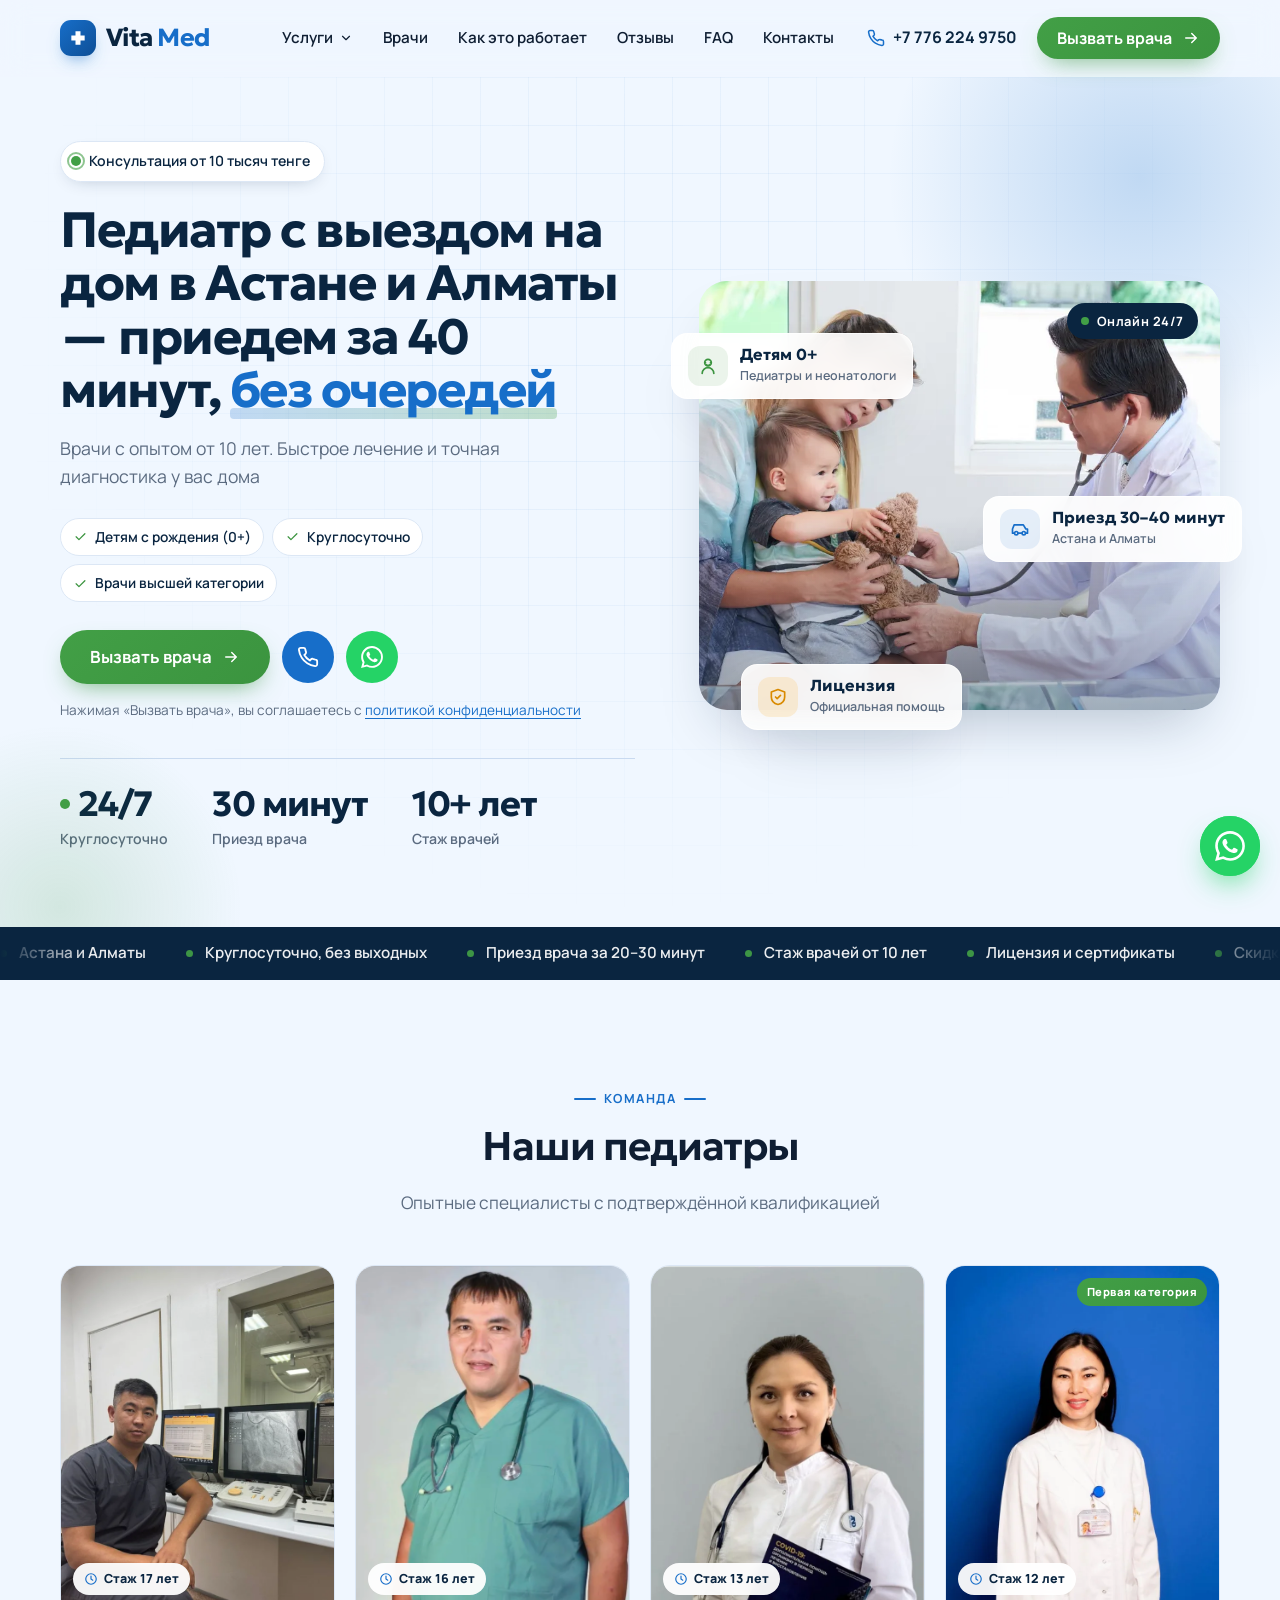
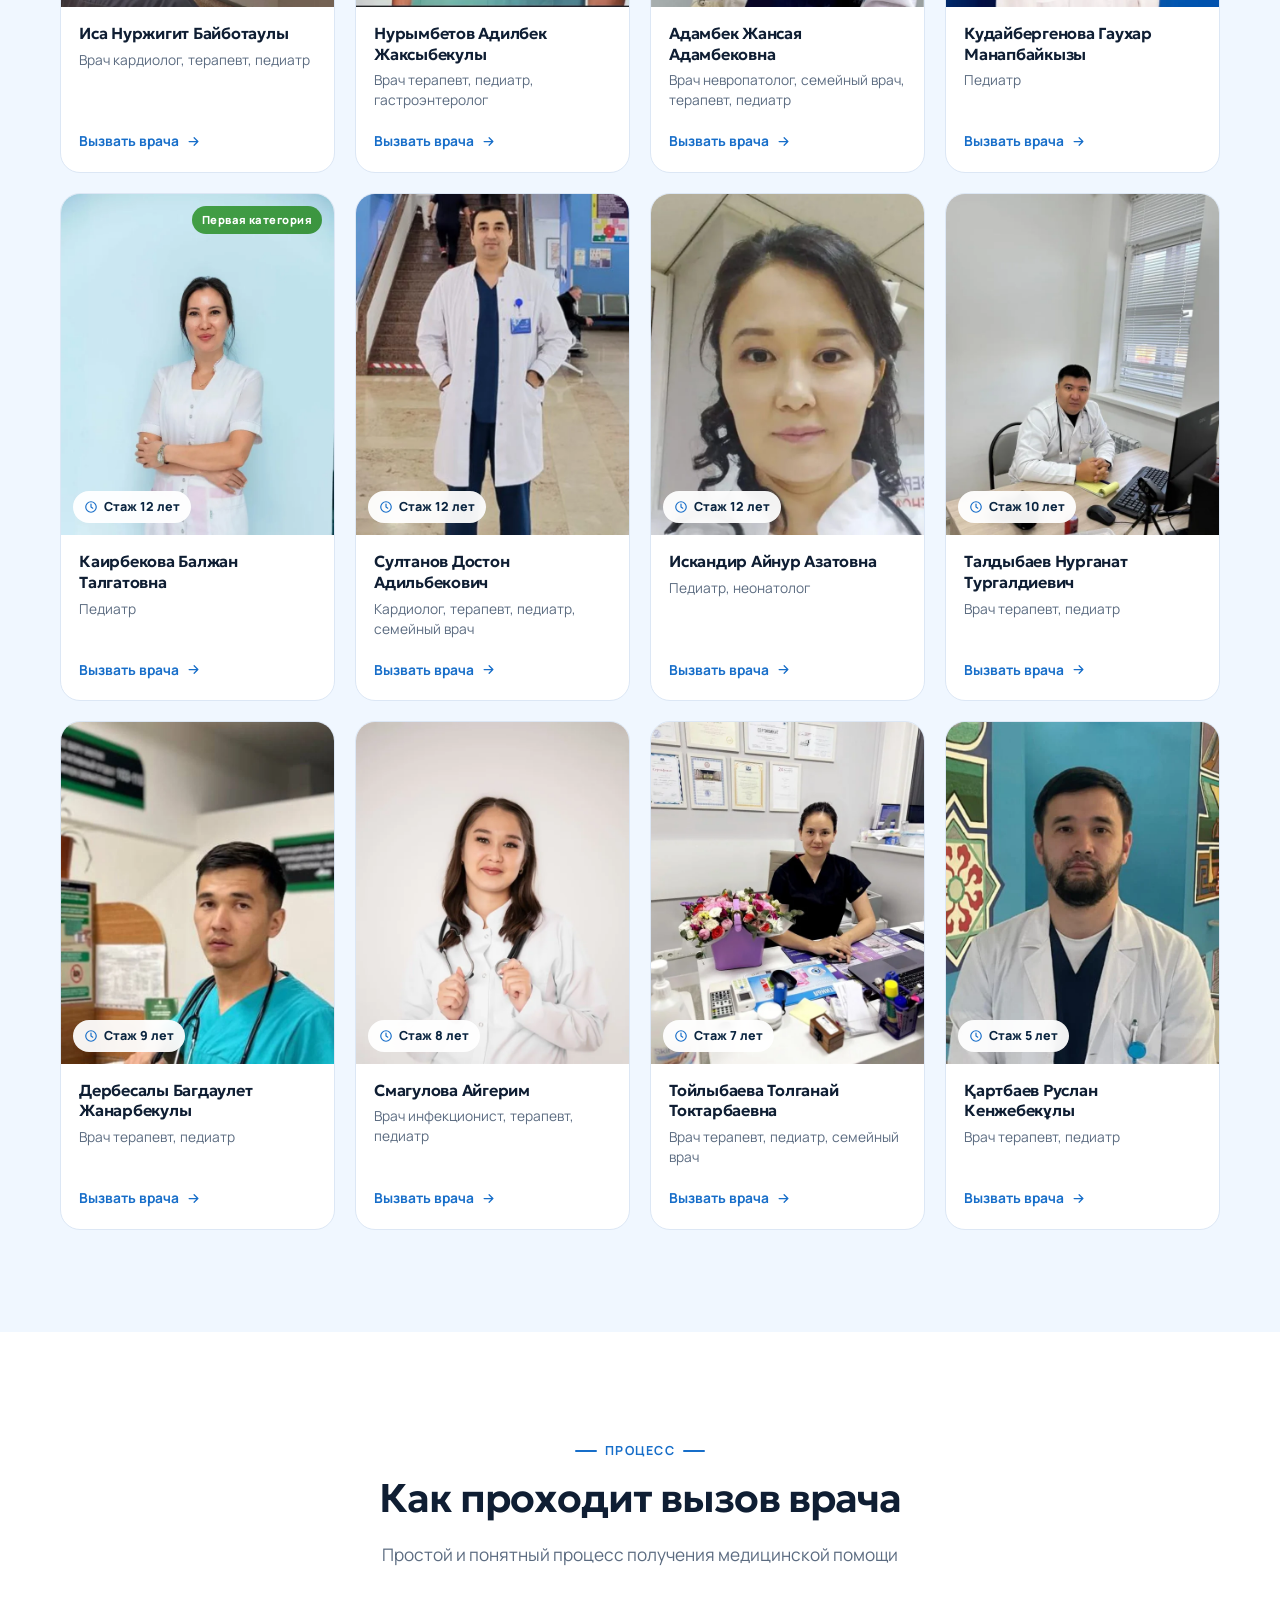
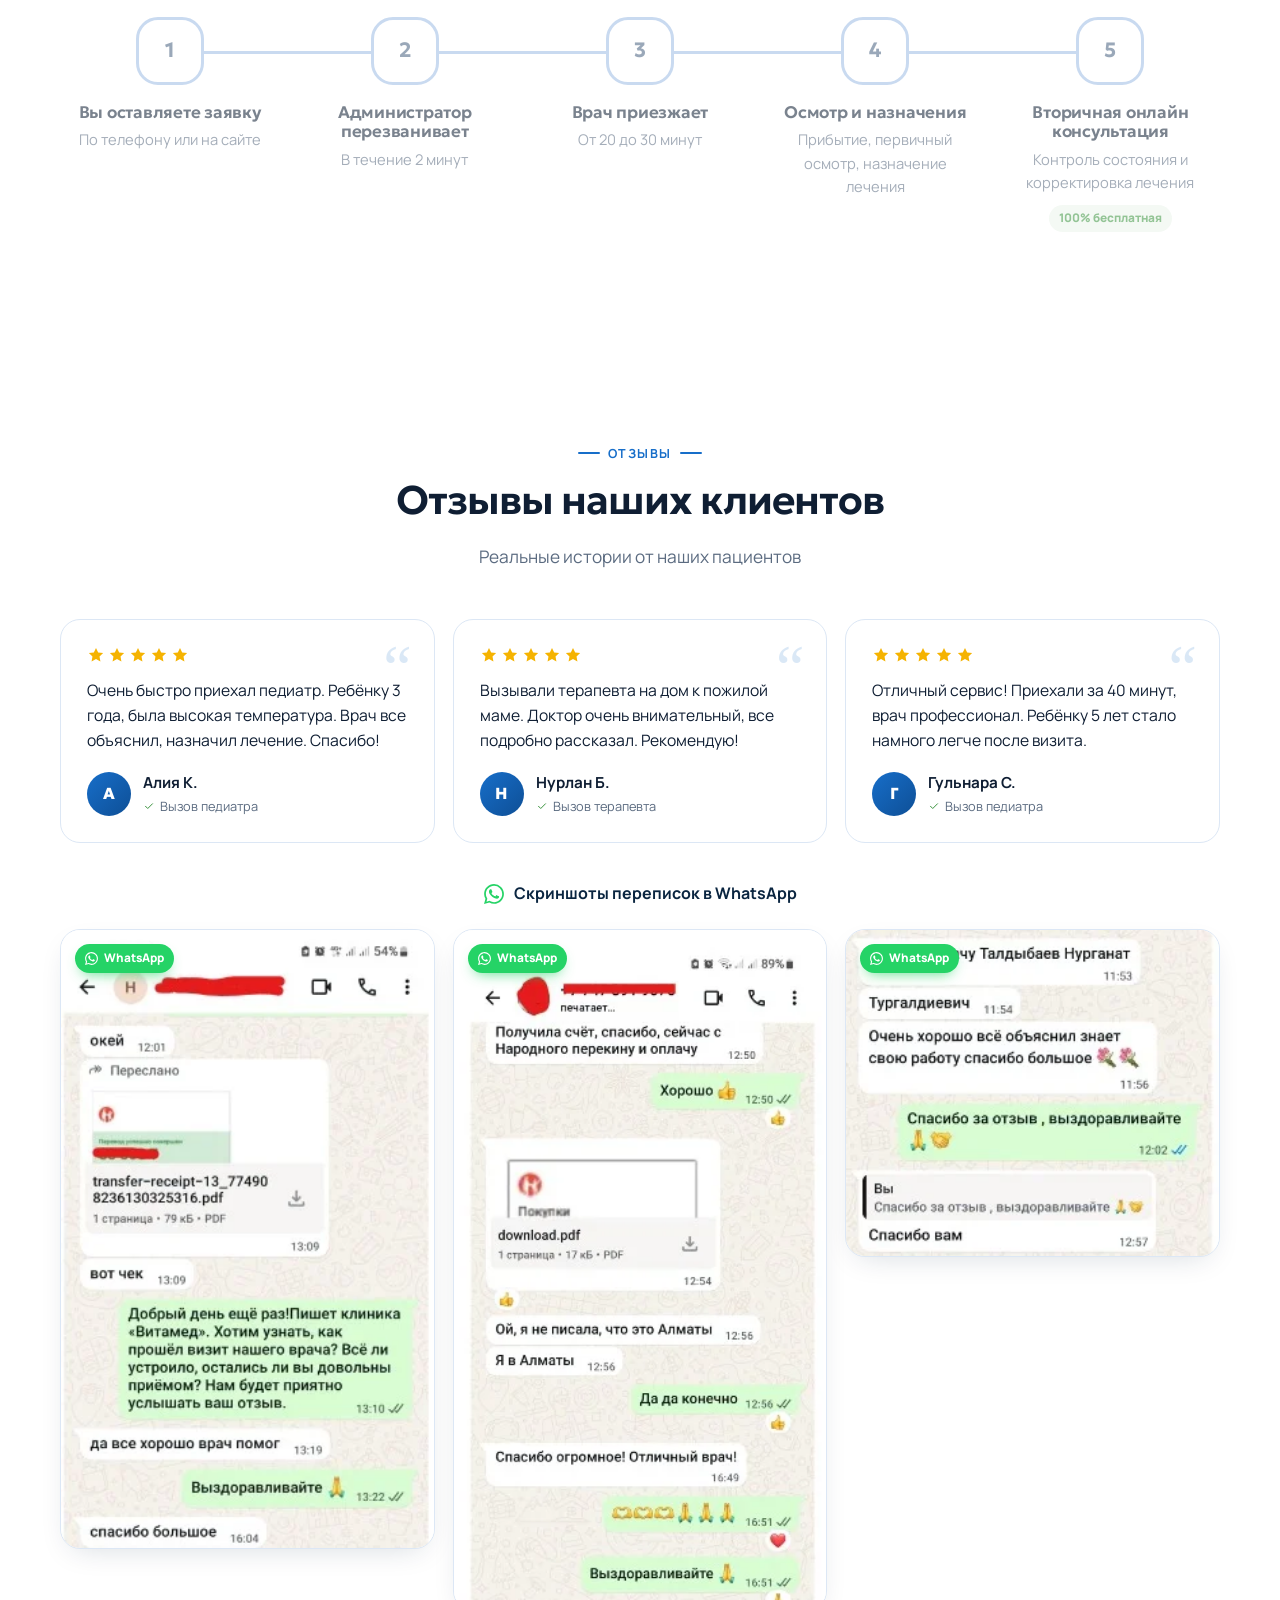
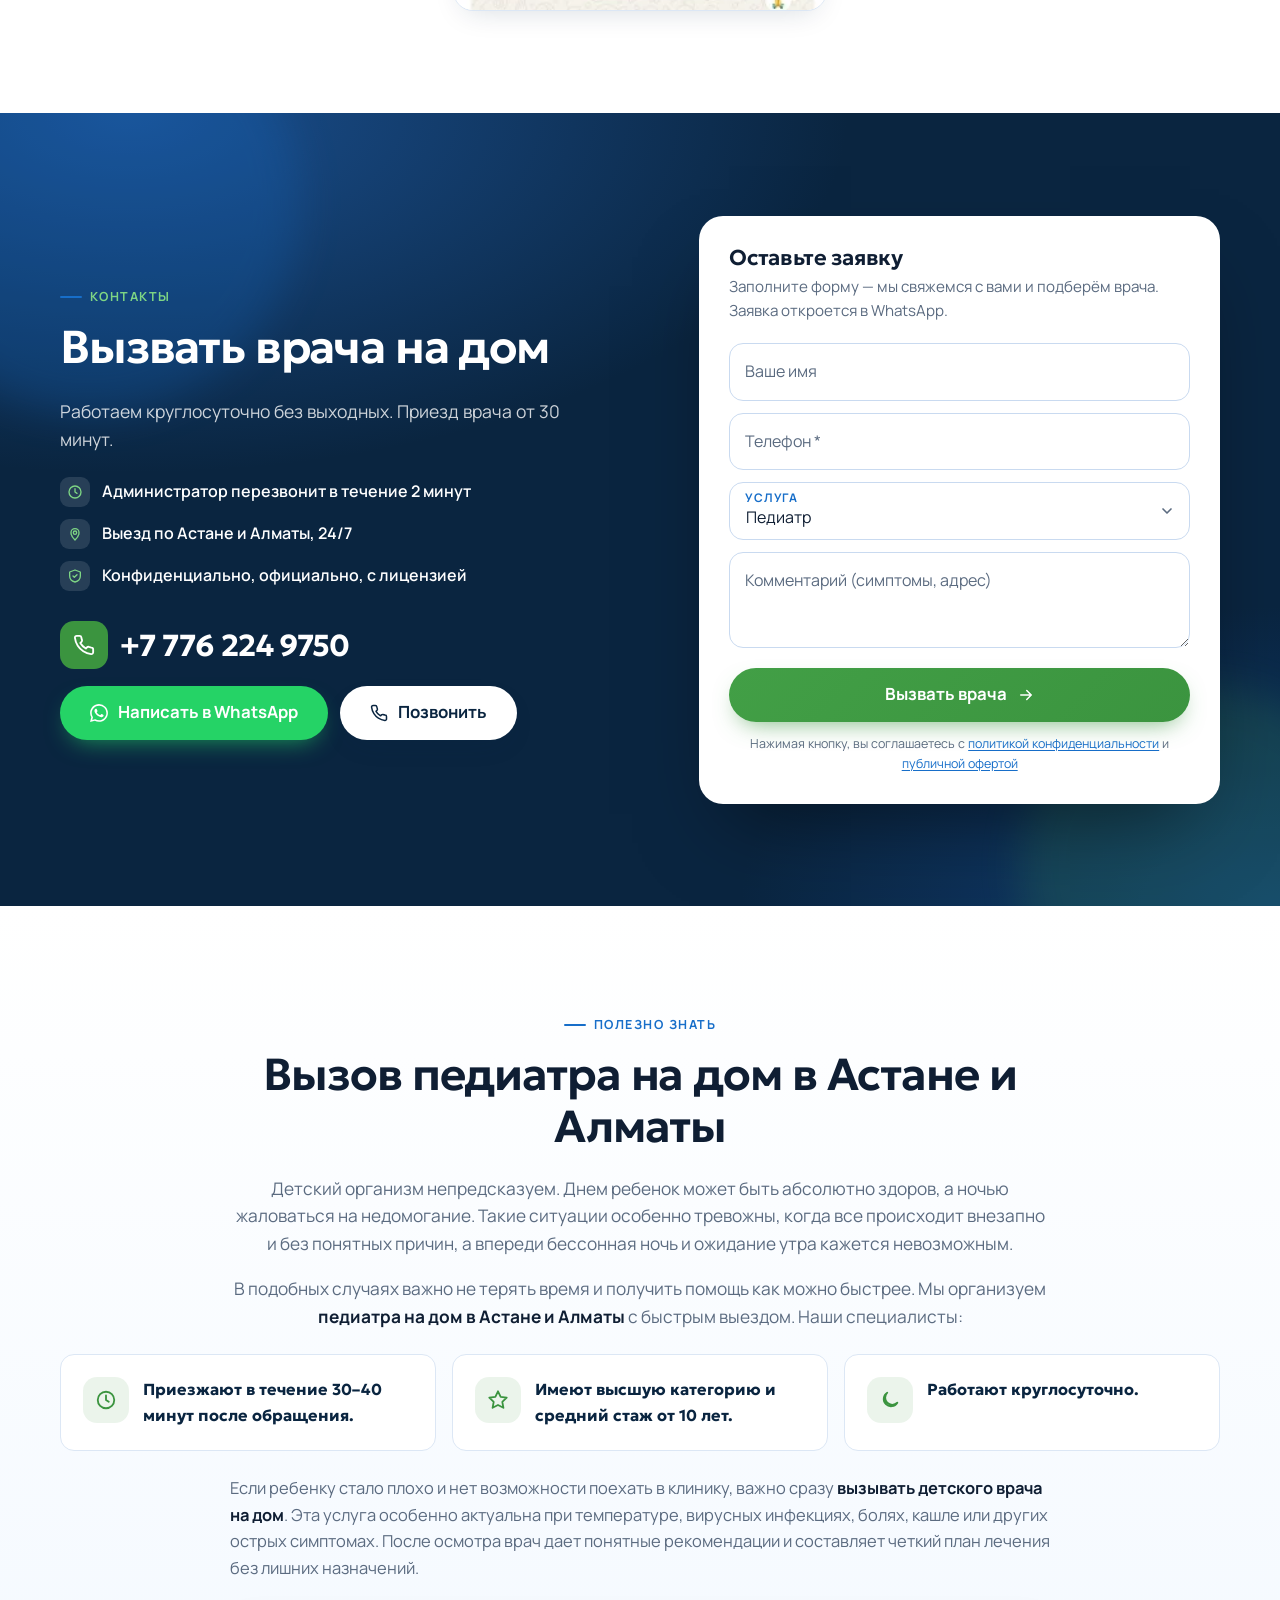
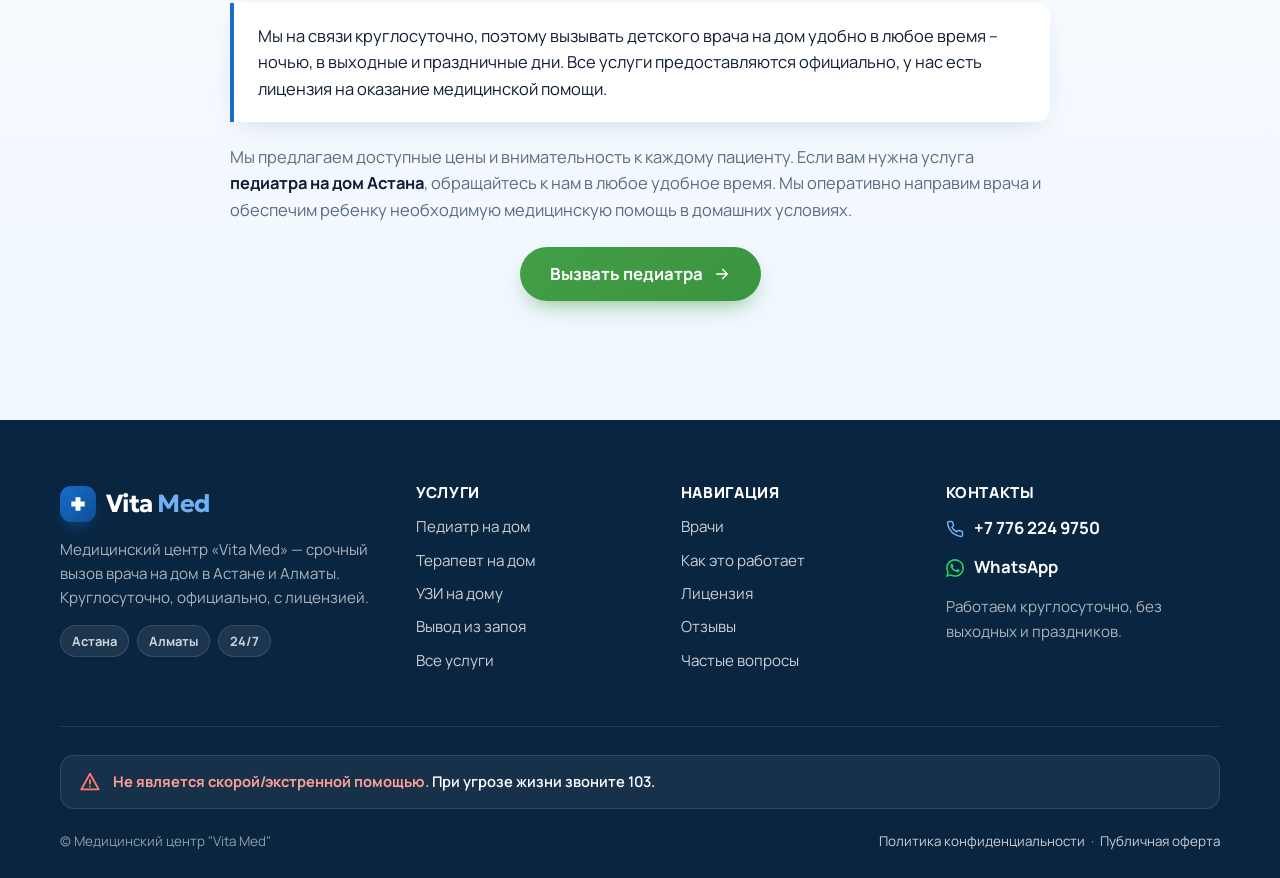
<file: pediatr/index.html>
<!doctype html>
<html lang="ru">
<head>
<meta charset="utf-8">
<meta name="viewport" content="width=device-width, initial-scale=1, viewport-fit=cover">
<title>Педиатр с выездом на дом в Астане и Алматы приедем за 40 минут — без очередей - Vita Med</title>
<meta name="description" content="Вызов педиатра на дом в Астане и Алматы: приезд за 30–40 минут, врачи с опытом от 10 лет, круглосуточно. Осмотр ребёнка дома, назначение лечения, бесплатная повторная онлайн-консультация.">
<link rel="canonical" href="https://vita-med.kz/pediatr">
<meta property="og:type" content="website">
<meta property="og:locale" content="ru_RU">
<meta property="og:site_name" content="Vita Med">
<meta property="og:title" content="Педиатр с выездом на дом в Астане и Алматы приедем за 40 минут — без очередей - Vita Med">
<meta property="og:description" content="Вызов педиатра на дом в Астане и Алматы: приезд за 30–40 минут, врачи с опытом от 10 лет, круглосуточно. Осмотр ребёнка дома, назначение лечения, бесплатная повторная онлайн-консультация.">
<meta property="og:url" content="https://vita-med.kz/pediatr">
<meta property="og:image" content="https://vita-med.kz/assets/img/og-image.jpg">
<meta property="og:image:width" content="1200">
<meta property="og:image:height" content="630">
<meta name="twitter:card" content="summary_large_image">
<meta name="theme-color" content="#176EC9">
<link rel="icon" type="image/svg+xml" href="../assets/img/favicon.svg">
<link rel="alternate icon" href="../assets/img/favicon.png">
<link rel="apple-touch-icon" href="../assets/img/apple-touch-icon.png">
<link rel="preconnect" href="https://fonts.googleapis.com">
<link rel="preconnect" href="https://fonts.gstatic.com" crossorigin>
<link href="https://fonts.googleapis.com/css2?family=Geologica:wght@500;600;700&family=Manrope:wght@500;600;700;800&display=swap" rel="stylesheet">
<link rel="stylesheet" href="../styles.css">

<!-- Google Tag Manager отключён — конверсии Google Ads идут из lead-capture.js
<script>(function(w,d,s,l,i){w[l]=w[l]||[];w[l].push({'gtm.start':
new Date().getTime(),event:'gtm.js'});var f=d.getElementsByTagName(s)[0],
j=d.createElement(s),dl=l!='dataLayer'?'&l='+l:'';j.async=true;j.src=
'https://www.googletagmanager.com/gtm.js?id='+i+dl;f.parentNode.insertBefore(j,f);
})(window,document,'script','dataLayer','GTM-N9X7V8LB');</script>
End Google Tag Manager -->
</head>
<body>
<!-- Google Tag Manager (noscript) отключён
<noscript><iframe src="https://www.googletagmanager.com/ns.html?id=GTM-N9X7V8LB"
height="0" width="0" style="display:none;visibility:hidden"></iframe></noscript>
End Google Tag Manager (noscript) -->
<div class="progress" aria-hidden="true"><span></span></div>

<header class="header">
  <div class="container">
    <a class="logo" href="../" aria-label="Vita Med — на главную"><span class="mark"><svg viewBox="0 0 24 24" fill="none" aria-hidden="true"><path d="M9 4h6v5h5v6h-5v5H9v-5H4V9h5z" fill="#fff"/></svg></span><span>Vita&nbsp;<b>Med</b></span></a>
    <ul class="nav">
      <li class="has-menu"><button class="drop" type="button" aria-expanded="false" aria-haspopup="true">Услуги <svg class="" viewBox="0 0 24 24" fill="none" stroke="currentColor" stroke-width="2" stroke-linecap="round" stroke-linejoin="round" aria-hidden="true"><path d="m6 9 6 6 6-6"/></svg></button>
        <ul class="menu"><li><a href="../pediatr/"><i><svg class="" viewBox="0 0 24 24" fill="none" stroke="currentColor" stroke-width="2" stroke-linecap="round" stroke-linejoin="round" aria-hidden="true"><circle cx="12" cy="8" r="4"/><path d="M5 21a7 7 0 0 1 14 0"/><path d="M9 8h.01M15 8h.01"/><path d="M10 10.5c.6.6 1.3.8 2 .8s1.4-.2 2-.8"/></svg></i><span>Педиатр на дом<small>Детям с рождения, 0+</small></span></a></li><li><a href="../terapevt/"><i><svg class="" viewBox="0 0 24 24" fill="none" stroke="currentColor" stroke-width="2" stroke-linecap="round" stroke-linejoin="round" aria-hidden="true"><path d="M5 3v6a5 5 0 0 0 10 0V3"/><path d="M4 3h2M14 3h2"/><path d="M10 14v2a5 5 0 0 0 10 0v-1"/><circle cx="20" cy="12" r="2"/></svg></i><span>Терапевт на дом<small>Осмотр, назначения, капельницы</small></span></a></li><li><a href="../uzi/"><i><svg class="" viewBox="0 0 24 24" fill="none" stroke="currentColor" stroke-width="2" stroke-linecap="round" stroke-linejoin="round" aria-hidden="true"><rect x="3" y="4" width="18" height="14" rx="2"/><path d="M12 8c-2 0-3.5 2-3.5 4h7c0-2-1.5-4-3.5-4z"/><path d="M8 21h8"/></svg></i><span>УЗИ на дому<small>УЗИ, УЗДГ, ЭхоКГ с расшифровкой</small></span></a></li><li><a href="../vyvod/"><i><svg class="" viewBox="0 0 24 24" fill="none" stroke="currentColor" stroke-width="2" stroke-linecap="round" stroke-linejoin="round" aria-hidden="true"><path d="M12 3s-6 7-6 11a6 6 0 0 0 12 0c0-4-6-11-6-11z"/><path d="M9.5 15a2.5 2.5 0 0 0 2.5 2.5"/></svg></i><span>Вывод из запоя<small>Анонимно, без постановки на учёт</small></span></a></li><li><a href="../#uslugi"><i><svg class="" viewBox="0 0 24 24" fill="none" stroke="currentColor" stroke-width="2" stroke-linecap="round" stroke-linejoin="round" aria-hidden="true"><path d="M9 3h6v6h6v6h-6v6H9v-6H3V9h6z"/></svg></i><span>Все услуги<small>Невропатолог, хирург, капельницы, психотерапевт</small></span></a></li></ul></li>
      <li><a href="../#vrachi">Врачи</a></li>
      <li><a href="../#kak-eto-rabotaet">Как это работает</a></li>
      <li><a href="../#otzyvy">Отзывы</a></li>
      <li><a href="../#faq">FAQ</a></li>
      <li><a href="../#kontakty">Контакты</a></li>
    </ul>
    <a class="hdr-phone" href="tel:+77762249750"><svg class="" viewBox="0 0 24 24" fill="none" stroke="currentColor" stroke-width="2" stroke-linecap="round" stroke-linejoin="round" aria-hidden="true"><path d="M22 16.9v3a2 2 0 0 1-2.2 2 19.8 19.8 0 0 1-8.6-3.1 19.5 19.5 0 0 1-6-6A19.8 19.8 0 0 1 2.1 4.2 2 2 0 0 1 4.1 2h3a2 2 0 0 1 2 1.7c.1.9.4 1.8.7 2.7a2 2 0 0 1-.5 2.1L8 9.8a16 16 0 0 0 6 6l1.3-1.3a2 2 0 0 1 2.1-.4c.9.3 1.8.6 2.7.7a2 2 0 0 1 1.9 2z"/></svg> <span>+7 776 224 9750</span></a>
    <a class="btn btn-green hdr-cta" href="https://wa.me/77762249750?text=Здравствуйте!%20Хочу%20вызвать%20врача%20на%20дом.">Вызвать врача <svg class="" viewBox="0 0 24 24" fill="none" stroke="currentColor" stroke-width="2" stroke-linecap="round" stroke-linejoin="round" aria-hidden="true"><path d="M5 12h14M13 6l6 6-6 6"/></svg></a>
    <button class="burger" type="button" aria-label="Меню" aria-expanded="false"><span></span><span></span><span></span></button>
  </div>
  <div class="drawer">
    <nav class="drawer-inner" aria-label="Мобильное меню">
      <a href="../#uslugi">Услуги <svg class="" viewBox="0 0 24 24" fill="none" stroke="currentColor" stroke-width="2" stroke-linecap="round" stroke-linejoin="round" aria-hidden="true"><path d="m6 9 6 6 6-6"/></svg></a>
      <div class="sub"><a href="../pediatr/">Педиатр на дом <svg class="" viewBox="0 0 24 24" fill="none" stroke="currentColor" stroke-width="2" stroke-linecap="round" stroke-linejoin="round" aria-hidden="true"><path d="M5 12h14M13 6l6 6-6 6"/></svg></a><a href="../terapevt/">Терапевт на дом <svg class="" viewBox="0 0 24 24" fill="none" stroke="currentColor" stroke-width="2" stroke-linecap="round" stroke-linejoin="round" aria-hidden="true"><path d="M5 12h14M13 6l6 6-6 6"/></svg></a><a href="../uzi/">УЗИ на дому <svg class="" viewBox="0 0 24 24" fill="none" stroke="currentColor" stroke-width="2" stroke-linecap="round" stroke-linejoin="round" aria-hidden="true"><path d="M5 12h14M13 6l6 6-6 6"/></svg></a><a href="../vyvod/">Вывод из запоя <svg class="" viewBox="0 0 24 24" fill="none" stroke="currentColor" stroke-width="2" stroke-linecap="round" stroke-linejoin="round" aria-hidden="true"><path d="M5 12h14M13 6l6 6-6 6"/></svg></a></div>
      <a href="../#vrachi">Врачи <svg class="" viewBox="0 0 24 24" fill="none" stroke="currentColor" stroke-width="2" stroke-linecap="round" stroke-linejoin="round" aria-hidden="true"><path d="M5 12h14M13 6l6 6-6 6"/></svg></a>
      <a href="../#kak-eto-rabotaet">Как это работает <svg class="" viewBox="0 0 24 24" fill="none" stroke="currentColor" stroke-width="2" stroke-linecap="round" stroke-linejoin="round" aria-hidden="true"><path d="M5 12h14M13 6l6 6-6 6"/></svg></a>
      <a href="../#otzyvy">Отзывы <svg class="" viewBox="0 0 24 24" fill="none" stroke="currentColor" stroke-width="2" stroke-linecap="round" stroke-linejoin="round" aria-hidden="true"><path d="M5 12h14M13 6l6 6-6 6"/></svg></a>
      <a href="../#faq">FAQ <svg class="" viewBox="0 0 24 24" fill="none" stroke="currentColor" stroke-width="2" stroke-linecap="round" stroke-linejoin="round" aria-hidden="true"><path d="M5 12h14M13 6l6 6-6 6"/></svg></a>
      <a href="../#kontakty">Контакты <svg class="" viewBox="0 0 24 24" fill="none" stroke="currentColor" stroke-width="2" stroke-linecap="round" stroke-linejoin="round" aria-hidden="true"><path d="M5 12h14M13 6l6 6-6 6"/></svg></a>
      <div class="drawer-cta"><a class="btn btn-blue" href="tel:+77762249750"><svg class="" viewBox="0 0 24 24" fill="none" stroke="currentColor" stroke-width="2" stroke-linecap="round" stroke-linejoin="round" aria-hidden="true"><path d="M22 16.9v3a2 2 0 0 1-2.2 2 19.8 19.8 0 0 1-8.6-3.1 19.5 19.5 0 0 1-6-6A19.8 19.8 0 0 1 2.1 4.2 2 2 0 0 1 4.1 2h3a2 2 0 0 1 2 1.7c.1.9.4 1.8.7 2.7a2 2 0 0 1-.5 2.1L8 9.8a16 16 0 0 0 6 6l1.3-1.3a2 2 0 0 1 2.1-.4c.9.3 1.8.6 2.7.7a2 2 0 0 1 1.9 2z"/></svg> +7 776 224 9750</a><a class="btn btn-wa" href="https://wa.me/77762249750"><svg class="" viewBox="0 0 24 24" fill="none" stroke="currentColor" stroke-width="2" stroke-linecap="round" stroke-linejoin="round" aria-hidden="true"><path fill="currentColor" stroke="none" d="M17.47 14.38c-.3-.15-1.77-.87-2.04-.97-.27-.1-.47-.15-.67.15-.2.3-.77.97-.94 1.17-.17.2-.35.22-.65.07-.3-.15-1.26-.46-2.4-1.48-.89-.79-1.49-1.77-1.66-2.07-.17-.3-.02-.46.13-.61.13-.13.3-.35.45-.52.15-.17.2-.3.3-.5.1-.2.05-.37-.02-.52-.08-.15-.67-1.62-.92-2.22-.24-.58-.49-.5-.67-.51l-.57-.01c-.2 0-.52.07-.8.37-.27.3-1.04 1.02-1.04 2.5 0 1.47 1.07 2.89 1.22 3.09.15.2 2.11 3.22 5.1 4.51.71.31 1.27.49 1.7.63.72.23 1.37.2 1.88.12.58-.09 1.77-.72 2.02-1.42.25-.7.25-1.3.17-1.42-.07-.12-.27-.2-.57-.35M12.05 21.79h-.01a9.8 9.8 0 0 1-4.98-1.36l-.36-.21-3.7.97.99-3.61-.24-.37a9.77 9.77 0 0 1-1.5-5.22c0-5.4 4.4-9.79 9.81-9.79a9.75 9.75 0 0 1 9.79 9.8c0 5.4-4.4 9.79-9.8 9.79m8.33-18.11A11.7 11.7 0 0 0 12.04 0C5.5 0 .16 5.33.16 11.88c0 2.1.55 4.14 1.59 5.94L.06 24l6.33-1.66a11.85 11.85 0 0 0 5.65 1.44h.01c6.54 0 11.87-5.33 11.87-11.88 0-3.18-1.24-6.16-3.49-8.4"/></svg> WhatsApp</a></div>
    </nav>
  </div>
</header>
<section class="hero sub">
  <div class="hero-grid-bg" aria-hidden="true"></div>
  <div class="container">
    <div class="hero-copy">
      <span class="pill"><span class="dot"></span>Консультация от 10 тысяч тенге</span>
      <h1>Педиатр с выездом на дом в Астане и Алматы — приедем за 40 минут, <em>без очередей</em></h1>
      <p class="hero-sub">Врачи с опытом от 10 лет. Быстрое лечение и точная диагностика у вас дома</p>
      <ul class="hero-tags"><li><svg class="" viewBox="0 0 24 24" fill="none" stroke="currentColor" stroke-width="2" stroke-linecap="round" stroke-linejoin="round" aria-hidden="true"><path d="M5 12.5l4.5 4.5L19 7.5"/></svg> Детям с рождения (0+)</li><li><svg class="" viewBox="0 0 24 24" fill="none" stroke="currentColor" stroke-width="2" stroke-linecap="round" stroke-linejoin="round" aria-hidden="true"><path d="M5 12.5l4.5 4.5L19 7.5"/></svg> Круглосуточно</li><li><svg class="" viewBox="0 0 24 24" fill="none" stroke="currentColor" stroke-width="2" stroke-linecap="round" stroke-linejoin="round" aria-hidden="true"><path d="M5 12.5l4.5 4.5L19 7.5"/></svg> Врачи высшей категории</li></ul>
      <div class="hero-actions">
        <a class="btn btn-green btn-lg" href="https://wa.me/77762249750?text=Здравствуйте!%20Хочу%20вызвать%20врача%20на%20дом.">Вызвать врача <svg class="" viewBox="0 0 24 24" fill="none" stroke="currentColor" stroke-width="2" stroke-linecap="round" stroke-linejoin="round" aria-hidden="true"><path d="M5 12h14M13 6l6 6-6 6"/></svg></a>
        <a class="btn btn-icon blue" href="tel:+77762249750" aria-label="Позвонить +7 776 224 9750"><svg class="" viewBox="0 0 24 24" fill="none" stroke="currentColor" stroke-width="2" stroke-linecap="round" stroke-linejoin="round" aria-hidden="true"><path d="M22 16.9v3a2 2 0 0 1-2.2 2 19.8 19.8 0 0 1-8.6-3.1 19.5 19.5 0 0 1-6-6A19.8 19.8 0 0 1 2.1 4.2 2 2 0 0 1 4.1 2h3a2 2 0 0 1 2 1.7c.1.9.4 1.8.7 2.7a2 2 0 0 1-.5 2.1L8 9.8a16 16 0 0 0 6 6l1.3-1.3a2 2 0 0 1 2.1-.4c.9.3 1.8.6 2.7.7a2 2 0 0 1 1.9 2z"/></svg></a>
        <a class="btn btn-icon wa" href="https://wa.me/77762249750" aria-label="Написать в WhatsApp"><svg class="" viewBox="0 0 24 24" fill="none" stroke="currentColor" stroke-width="2" stroke-linecap="round" stroke-linejoin="round" aria-hidden="true"><path fill="currentColor" stroke="none" d="M17.47 14.38c-.3-.15-1.77-.87-2.04-.97-.27-.1-.47-.15-.67.15-.2.3-.77.97-.94 1.17-.17.2-.35.22-.65.07-.3-.15-1.26-.46-2.4-1.48-.89-.79-1.49-1.77-1.66-2.07-.17-.3-.02-.46.13-.61.13-.13.3-.35.45-.52.15-.17.2-.3.3-.5.1-.2.05-.37-.02-.52-.08-.15-.67-1.62-.92-2.22-.24-.58-.49-.5-.67-.51l-.57-.01c-.2 0-.52.07-.8.37-.27.3-1.04 1.02-1.04 2.5 0 1.47 1.07 2.89 1.22 3.09.15.2 2.11 3.22 5.1 4.51.71.31 1.27.49 1.7.63.72.23 1.37.2 1.88.12.58-.09 1.77-.72 2.02-1.42.25-.7.25-1.3.17-1.42-.07-.12-.27-.2-.57-.35M12.05 21.79h-.01a9.8 9.8 0 0 1-4.98-1.36l-.36-.21-3.7.97.99-3.61-.24-.37a9.77 9.77 0 0 1-1.5-5.22c0-5.4 4.4-9.79 9.81-9.79a9.75 9.75 0 0 1 9.79 9.8c0 5.4-4.4 9.79-9.8 9.79m8.33-18.11A11.7 11.7 0 0 0 12.04 0C5.5 0 .16 5.33.16 11.88c0 2.1.55 4.14 1.59 5.94L.06 24l6.33-1.66a11.85 11.85 0 0 0 5.65 1.44h.01c6.54 0 11.87-5.33 11.87-11.88 0-3.18-1.24-6.16-3.49-8.4"/></svg></a>
      </div>
      <p class="hero-note">Нажимая «Вызвать врача», вы соглашаетесь с <a href="../privacy-policy/">политикой конфиденциальности</a></p>
      <div class="stats">
  <div class="stat"><b class="live"><i></i>24/7</b><span>Круглосуточно</span></div>
  <div class="stat"><b><span data-count="30"></span> минут</b><span>Приезд врача</span></div>
  <div class="stat"><b><span data-count="10" data-suffix="+"></span> лет</b><span>Стаж врачей</span></div>
</div>
    </div>
    <div class="hero-visual">
      <div class="hero-photo"><img src="../assets/img/pediatr.webp" alt="Педиатр осматривает ребёнка на дому" width="1200" height="990" fetchpriority="high"><span class="hero-badge"><i></i>Онлайн 24/7</span></div>
      <div class="fcard f1"><i><svg class="" viewBox="0 0 24 24" fill="none" stroke="currentColor" stroke-width="2" stroke-linecap="round" stroke-linejoin="round" aria-hidden="true"><circle cx="12" cy="8" r="4"/><path d="M5 21a7 7 0 0 1 14 0"/><path d="M9 8h.01M15 8h.01"/><path d="M10 10.5c.6.6 1.3.8 2 .8s1.4-.2 2-.8"/></svg></i><div><b>Детям 0+</b><small>Педиатры и неонатологи</small></div></div><div class="fcard f2"><i><svg class="" viewBox="0 0 24 24" fill="none" stroke="currentColor" stroke-width="2" stroke-linecap="round" stroke-linejoin="round" aria-hidden="true"><path d="M5 17h-2v-5l2-5h11l3 5h2v5h-2"/><circle cx="7.5" cy="17" r="2"/><circle cx="16.5" cy="17" r="2"/><path d="M9.5 17h5"/></svg></i><div><b>Приезд 30–40 минут</b><small>Астана и Алматы</small></div></div><div class="fcard f3"><i><svg class="" viewBox="0 0 24 24" fill="none" stroke="currentColor" stroke-width="2" stroke-linecap="round" stroke-linejoin="round" aria-hidden="true"><path d="M12 3l8 3v6c0 5-3.5 8-8 9-4.5-1-8-4-8-9V6z"/><path d="m9 12 2 2 4-4"/></svg></i><div><b>Лицензия</b><small>Официальная помощь</small></div></div>
    </div>
  </div>
  <div class="hero-scroll" aria-hidden="true"></div>
</section><div class="strip" aria-hidden="true"><div class="marquee"><ul><li>Астана и Алматы</li><li>Круглосуточно, без выходных</li><li>Приезд врача за 20–30 минут</li><li>Стаж врачей от 10 лет</li><li>Лицензия и сертификаты</li><li>Скидка 15% пенсионерам и инвалидам</li><li>Бесплатная повторная онлайн-консультация</li><li>Анонимно и конфиденциально</li></ul><ul><li>Астана и Алматы</li><li>Круглосуточно, без выходных</li><li>Приезд врача за 20–30 минут</li><li>Стаж врачей от 10 лет</li><li>Лицензия и сертификаты</li><li>Скидка 15% пенсионерам и инвалидам</li><li>Бесплатная повторная онлайн-консультация</li><li>Анонимно и конфиденциально</li></ul></div></div>
<section class="sec" id="vrachi">
  <div class="container">
    <div class="sec-head reveal"><span class="eyebrow">Команда</span><h2>Наши педиатры</h2><p>Опытные специалисты с подтверждённой квалификацией</p></div>
    
    <div class="doctors stagger" data-limit="99"><article class="doc" data-tags="terapevt pediatr kardiolog" style="--d:0.0s"><div class="ph"><img src="../assets/doctors/isa.webp" alt="Иса Нуржигит Байботаулы — Врач кардиолог, терапевт, педиатр" width="640" height="800" loading="lazy"><span class="exp"><svg class="" viewBox="0 0 24 24" fill="none" stroke="currentColor" stroke-width="2" stroke-linecap="round" stroke-linejoin="round" aria-hidden="true"><circle cx="12" cy="12" r="9"/><path d="M12 7v5l3 2"/></svg> Стаж 17 лет</span></div><div class="body"><h3>Иса Нуржигит Байботаулы</h3><p class="spec">Врач кардиолог, терапевт, педиатр</p><div class="act"><a href="https://wa.me/77762249750?text=Здравствуйте!%20Хочу%20вызвать%20врача:%20Иса%20Нуржигит%20Байботаулы" data-service="Врач кардиолог">Вызвать врача <svg class="" viewBox="0 0 24 24" fill="none" stroke="currentColor" stroke-width="2" stroke-linecap="round" stroke-linejoin="round" aria-hidden="true"><path d="M5 12h14M13 6l6 6-6 6"/></svg></a></div></div></article><article class="doc" data-tags="terapevt pediatr" style="--d:0.05s"><div class="ph"><img src="../assets/doctors/nurymbetov.webp" alt="Нурымбетов Адилбек Жаксыбекулы — Врач терапевт, педиатр, гастроэнтеролог" width="640" height="800" loading="lazy"><span class="exp"><svg class="" viewBox="0 0 24 24" fill="none" stroke="currentColor" stroke-width="2" stroke-linecap="round" stroke-linejoin="round" aria-hidden="true"><circle cx="12" cy="12" r="9"/><path d="M12 7v5l3 2"/></svg> Стаж 16 лет</span></div><div class="body"><h3>Нурымбетов Адилбек Жаксыбекулы</h3><p class="spec">Врач терапевт, педиатр, гастроэнтеролог</p><div class="act"><a href="https://wa.me/77762249750?text=Здравствуйте!%20Хочу%20вызвать%20врача:%20Нурымбетов%20Адилбек%20Жаксыбекулы" data-service="Врач терапевт">Вызвать врача <svg class="" viewBox="0 0 24 24" fill="none" stroke="currentColor" stroke-width="2" stroke-linecap="round" stroke-linejoin="round" aria-hidden="true"><path d="M5 12h14M13 6l6 6-6 6"/></svg></a></div></div></article><article class="doc" data-tags="terapevt pediatr nevrolog" style="--d:0.1s"><div class="ph"><img src="../assets/doctors/adambek.webp" alt="Адамбек Жансая Адамбековна — Врач невропатолог, семейный врач, терапевт, педиатр" width="640" height="800" loading="lazy"><span class="exp"><svg class="" viewBox="0 0 24 24" fill="none" stroke="currentColor" stroke-width="2" stroke-linecap="round" stroke-linejoin="round" aria-hidden="true"><circle cx="12" cy="12" r="9"/><path d="M12 7v5l3 2"/></svg> Стаж 13 лет</span></div><div class="body"><h3>Адамбек Жансая Адамбековна</h3><p class="spec">Врач невропатолог, семейный врач, терапевт, педиатр</p><div class="act"><a href="https://wa.me/77762249750?text=Здравствуйте!%20Хочу%20вызвать%20врача:%20Адамбек%20Жансая%20Адамбековна" data-service="Врач невропатолог">Вызвать врача <svg class="" viewBox="0 0 24 24" fill="none" stroke="currentColor" stroke-width="2" stroke-linecap="round" stroke-linejoin="round" aria-hidden="true"><path d="M5 12h14M13 6l6 6-6 6"/></svg></a></div></div></article><article class="doc" data-tags="pediatr" style="--d:0.15000000000000002s"><div class="ph"><img src="../assets/doctors/kudaibergenova.webp" alt="Кудайбергенова Гаухар Манапбайкызы — Педиатр" width="640" height="800" loading="lazy"><span class="exp"><svg class="" viewBox="0 0 24 24" fill="none" stroke="currentColor" stroke-width="2" stroke-linecap="round" stroke-linejoin="round" aria-hidden="true"><circle cx="12" cy="12" r="9"/><path d="M12 7v5l3 2"/></svg> Стаж 12 лет</span><span class="cat">Первая категория</span></div><div class="body"><h3>Кудайбергенова Гаухар Манапбайкызы</h3><p class="spec">Педиатр</p><div class="act"><a href="https://wa.me/77762249750?text=Здравствуйте!%20Хочу%20вызвать%20врача:%20Кудайбергенова%20Гаухар%20Манапбайкызы" data-service="Педиатр">Вызвать врача <svg class="" viewBox="0 0 24 24" fill="none" stroke="currentColor" stroke-width="2" stroke-linecap="round" stroke-linejoin="round" aria-hidden="true"><path d="M5 12h14M13 6l6 6-6 6"/></svg></a></div></div></article><article class="doc" data-tags="pediatr" style="--d:0.2s"><div class="ph"><img src="../assets/doctors/kairbekova.webp" alt="Каирбекова Балжан Талгатовна — Педиатр" width="640" height="800" loading="lazy"><span class="exp"><svg class="" viewBox="0 0 24 24" fill="none" stroke="currentColor" stroke-width="2" stroke-linecap="round" stroke-linejoin="round" aria-hidden="true"><circle cx="12" cy="12" r="9"/><path d="M12 7v5l3 2"/></svg> Стаж 12 лет</span><span class="cat">Первая категория</span></div><div class="body"><h3>Каирбекова Балжан Талгатовна</h3><p class="spec">Педиатр</p><div class="act"><a href="https://wa.me/77762249750?text=Здравствуйте!%20Хочу%20вызвать%20врача:%20Каирбекова%20Балжан%20Талгатовна" data-service="Педиатр">Вызвать врача <svg class="" viewBox="0 0 24 24" fill="none" stroke="currentColor" stroke-width="2" stroke-linecap="round" stroke-linejoin="round" aria-hidden="true"><path d="M5 12h14M13 6l6 6-6 6"/></svg></a></div></div></article><article class="doc" data-tags="terapevt pediatr kardiolog" style="--d:0.25s"><div class="ph"><img src="../assets/doctors/sultanov.webp" alt="Султанов Достон Адильбекович — Кардиолог, терапевт, педиатр, семейный врач" width="640" height="800" loading="lazy"><span class="exp"><svg class="" viewBox="0 0 24 24" fill="none" stroke="currentColor" stroke-width="2" stroke-linecap="round" stroke-linejoin="round" aria-hidden="true"><circle cx="12" cy="12" r="9"/><path d="M12 7v5l3 2"/></svg> Стаж 12 лет</span></div><div class="body"><h3>Султанов Достон Адильбекович</h3><p class="spec">Кардиолог, терапевт, педиатр, семейный врач</p><div class="act"><a href="https://wa.me/77762249750?text=Здравствуйте!%20Хочу%20вызвать%20врача:%20Султанов%20Достон%20Адильбекович" data-service="Кардиолог">Вызвать врача <svg class="" viewBox="0 0 24 24" fill="none" stroke="currentColor" stroke-width="2" stroke-linecap="round" stroke-linejoin="round" aria-hidden="true"><path d="M5 12h14M13 6l6 6-6 6"/></svg></a></div></div></article><article class="doc" data-tags="pediatr" style="--d:0.30000000000000004s"><div class="ph"><img src="../assets/doctors/iskandir.webp" alt="Искандир Айнур Азатовна — Педиатр, неонатолог" width="640" height="800" loading="lazy"><span class="exp"><svg class="" viewBox="0 0 24 24" fill="none" stroke="currentColor" stroke-width="2" stroke-linecap="round" stroke-linejoin="round" aria-hidden="true"><circle cx="12" cy="12" r="9"/><path d="M12 7v5l3 2"/></svg> Стаж 12 лет</span></div><div class="body"><h3>Искандир Айнур Азатовна</h3><p class="spec">Педиатр, неонатолог</p><div class="act"><a href="https://wa.me/77762249750?text=Здравствуйте!%20Хочу%20вызвать%20врача:%20Искандир%20Айнур%20Азатовна" data-service="Педиатр">Вызвать врача <svg class="" viewBox="0 0 24 24" fill="none" stroke="currentColor" stroke-width="2" stroke-linecap="round" stroke-linejoin="round" aria-hidden="true"><path d="M5 12h14M13 6l6 6-6 6"/></svg></a></div></div></article><article class="doc" data-tags="terapevt pediatr" style="--d:0.35000000000000003s"><div class="ph"><img src="../assets/doctors/taldybaev.webp" alt="Талдыбаев Нурганат Тургалдиевич — Врач терапевт, педиатр" width="640" height="800" loading="lazy"><span class="exp"><svg class="" viewBox="0 0 24 24" fill="none" stroke="currentColor" stroke-width="2" stroke-linecap="round" stroke-linejoin="round" aria-hidden="true"><circle cx="12" cy="12" r="9"/><path d="M12 7v5l3 2"/></svg> Стаж 10 лет</span></div><div class="body"><h3>Талдыбаев Нурганат Тургалдиевич</h3><p class="spec">Врач терапевт, педиатр</p><div class="act"><a href="https://wa.me/77762249750?text=Здравствуйте!%20Хочу%20вызвать%20врача:%20Талдыбаев%20Нурганат%20Тургалдиевич" data-service="Врач терапевт">Вызвать врача <svg class="" viewBox="0 0 24 24" fill="none" stroke="currentColor" stroke-width="2" stroke-linecap="round" stroke-linejoin="round" aria-hidden="true"><path d="M5 12h14M13 6l6 6-6 6"/></svg></a></div></div></article><article class="doc" data-tags="terapevt pediatr" style="--d:0.4s"><div class="ph"><img src="../assets/doctors/derbesaly.webp" alt="Дербесалы Багдаулет Жанарбекулы — Врач терапевт, педиатр" width="640" height="800" loading="lazy"><span class="exp"><svg class="" viewBox="0 0 24 24" fill="none" stroke="currentColor" stroke-width="2" stroke-linecap="round" stroke-linejoin="round" aria-hidden="true"><circle cx="12" cy="12" r="9"/><path d="M12 7v5l3 2"/></svg> Стаж 9 лет</span></div><div class="body"><h3>Дербесалы Багдаулет Жанарбекулы</h3><p class="spec">Врач терапевт, педиатр</p><div class="act"><a href="https://wa.me/77762249750?text=Здравствуйте!%20Хочу%20вызвать%20врача:%20Дербесалы%20Багдаулет%20Жанарбекулы" data-service="Врач терапевт">Вызвать врача <svg class="" viewBox="0 0 24 24" fill="none" stroke="currentColor" stroke-width="2" stroke-linecap="round" stroke-linejoin="round" aria-hidden="true"><path d="M5 12h14M13 6l6 6-6 6"/></svg></a></div></div></article><article class="doc" data-tags="terapevt pediatr" style="--d:0.4s"><div class="ph"><img src="../assets/doctors/smagulova.webp" alt="Смагулова Айгерим — Врач инфекционист, терапевт, педиатр" width="640" height="800" loading="lazy"><span class="exp"><svg class="" viewBox="0 0 24 24" fill="none" stroke="currentColor" stroke-width="2" stroke-linecap="round" stroke-linejoin="round" aria-hidden="true"><circle cx="12" cy="12" r="9"/><path d="M12 7v5l3 2"/></svg> Стаж 8 лет</span></div><div class="body"><h3>Смагулова Айгерим</h3><p class="spec">Врач инфекционист, терапевт, педиатр</p><div class="act"><a href="https://wa.me/77762249750?text=Здравствуйте!%20Хочу%20вызвать%20врача:%20Смагулова%20Айгерим" data-service="Врач инфекционист">Вызвать врача <svg class="" viewBox="0 0 24 24" fill="none" stroke="currentColor" stroke-width="2" stroke-linecap="round" stroke-linejoin="round" aria-hidden="true"><path d="M5 12h14M13 6l6 6-6 6"/></svg></a></div></div></article><article class="doc" data-tags="terapevt pediatr" style="--d:0.4s"><div class="ph"><img src="../assets/doctors/toilybaeva.webp" alt="Тойлыбаева Толганай Токтарбаевна — Врач терапевт, педиатр, семейный врач" width="640" height="800" loading="lazy"><span class="exp"><svg class="" viewBox="0 0 24 24" fill="none" stroke="currentColor" stroke-width="2" stroke-linecap="round" stroke-linejoin="round" aria-hidden="true"><circle cx="12" cy="12" r="9"/><path d="M12 7v5l3 2"/></svg> Стаж 7 лет</span></div><div class="body"><h3>Тойлыбаева Толганай Токтарбаевна</h3><p class="spec">Врач терапевт, педиатр, семейный врач</p><div class="act"><a href="https://wa.me/77762249750?text=Здравствуйте!%20Хочу%20вызвать%20врача:%20Тойлыбаева%20Толганай%20Токтарбаевна" data-service="Врач терапевт">Вызвать врача <svg class="" viewBox="0 0 24 24" fill="none" stroke="currentColor" stroke-width="2" stroke-linecap="round" stroke-linejoin="round" aria-hidden="true"><path d="M5 12h14M13 6l6 6-6 6"/></svg></a></div></div></article><article class="doc" data-tags="terapevt pediatr" style="--d:0.4s"><div class="ph"><img src="../assets/doctors/kartbaev.webp" alt="Қартбаев Руслан Кенжебекұлы — Врач терапевт, педиатр" width="640" height="800" loading="lazy"><span class="exp"><svg class="" viewBox="0 0 24 24" fill="none" stroke="currentColor" stroke-width="2" stroke-linecap="round" stroke-linejoin="round" aria-hidden="true"><circle cx="12" cy="12" r="9"/><path d="M12 7v5l3 2"/></svg> Стаж 5 лет</span></div><div class="body"><h3>Қартбаев Руслан Кенжебекұлы</h3><p class="spec">Врач терапевт, педиатр</p><div class="act"><a href="https://wa.me/77762249750?text=Здравствуйте!%20Хочу%20вызвать%20врача:%20Қартбаев%20Руслан%20Кенжебекұлы" data-service="Врач терапевт">Вызвать врача <svg class="" viewBox="0 0 24 24" fill="none" stroke="currentColor" stroke-width="2" stroke-linecap="round" stroke-linejoin="round" aria-hidden="true"><path d="M5 12h14M13 6l6 6-6 6"/></svg></a></div></div></article></div>
    
  </div>
</section>
<section class="sec sec-alt" id="kak-eto-rabotaet">
  <div class="container">
    <div class="sec-head reveal"><span class="eyebrow">Процесс</span><h2>Как проходит вызов врача</h2><p>Простой и понятный процесс получения медицинской помощи</p></div>
    <div class="steps"><div class="step"><div class="n">1</div><div class="txt"><h3>Вы оставляете заявку</h3><p>По телефону или на сайте</p></div></div><div class="step"><div class="n">2</div><div class="txt"><h3>Администратор перезванивает</h3><p>В течение 2 минут</p></div></div><div class="step"><div class="n">3</div><div class="txt"><h3>Врач приезжает</h3><p>От 20 до 30 минут</p></div></div><div class="step"><div class="n">4</div><div class="txt"><h3>Осмотр и назначения</h3><p>Прибытие, первичный осмотр, назначение лечения</p></div></div><div class="step"><div class="n">5</div><div class="txt"><h3>Вторичная онлайн консультация</h3><p>Контроль состояния и корректировка лечения</p><span class="badge">100% бесплатная</span></div></div></div>
  </div>
</section>
<section class="sec sec-alt" id="otzyvy">
  <div class="container">
    <div class="sec-head reveal"><span class="eyebrow">Отзывы</span><h2>Отзывы наших клиентов</h2><p>Реальные истории от наших пациентов</p></div>
    <div class="reviews stagger"><article class="rev"><span class="q">“</span><div class="stars" aria-label="5 из 5"><svg viewBox="0 0 24 24" fill="currentColor" aria-hidden="true"><path d="m12 2.5 2.9 6 6.6.9-4.8 4.6 1.2 6.5L12 17.4 6.1 20.5l1.2-6.5L2.5 9.4l6.6-.9z"/></svg><svg viewBox="0 0 24 24" fill="currentColor" aria-hidden="true"><path d="m12 2.5 2.9 6 6.6.9-4.8 4.6 1.2 6.5L12 17.4 6.1 20.5l1.2-6.5L2.5 9.4l6.6-.9z"/></svg><svg viewBox="0 0 24 24" fill="currentColor" aria-hidden="true"><path d="m12 2.5 2.9 6 6.6.9-4.8 4.6 1.2 6.5L12 17.4 6.1 20.5l1.2-6.5L2.5 9.4l6.6-.9z"/></svg><svg viewBox="0 0 24 24" fill="currentColor" aria-hidden="true"><path d="m12 2.5 2.9 6 6.6.9-4.8 4.6 1.2 6.5L12 17.4 6.1 20.5l1.2-6.5L2.5 9.4l6.6-.9z"/></svg><svg viewBox="0 0 24 24" fill="currentColor" aria-hidden="true"><path d="m12 2.5 2.9 6 6.6.9-4.8 4.6 1.2 6.5L12 17.4 6.1 20.5l1.2-6.5L2.5 9.4l6.6-.9z"/></svg></div><p>Очень быстро приехал педиатр. Ребёнку 3 года, была высокая температура. Врач все объяснил, назначил лечение. Спасибо!</p><div class="who"><i>А</i><div><b>Алия К.</b><small><svg class="" viewBox="0 0 24 24" fill="none" stroke="currentColor" stroke-width="2" stroke-linecap="round" stroke-linejoin="round" aria-hidden="true"><path d="M5 12.5l4.5 4.5L19 7.5"/></svg> Вызов педиатра</small></div></div></article><article class="rev"><span class="q">“</span><div class="stars" aria-label="5 из 5"><svg viewBox="0 0 24 24" fill="currentColor" aria-hidden="true"><path d="m12 2.5 2.9 6 6.6.9-4.8 4.6 1.2 6.5L12 17.4 6.1 20.5l1.2-6.5L2.5 9.4l6.6-.9z"/></svg><svg viewBox="0 0 24 24" fill="currentColor" aria-hidden="true"><path d="m12 2.5 2.9 6 6.6.9-4.8 4.6 1.2 6.5L12 17.4 6.1 20.5l1.2-6.5L2.5 9.4l6.6-.9z"/></svg><svg viewBox="0 0 24 24" fill="currentColor" aria-hidden="true"><path d="m12 2.5 2.9 6 6.6.9-4.8 4.6 1.2 6.5L12 17.4 6.1 20.5l1.2-6.5L2.5 9.4l6.6-.9z"/></svg><svg viewBox="0 0 24 24" fill="currentColor" aria-hidden="true"><path d="m12 2.5 2.9 6 6.6.9-4.8 4.6 1.2 6.5L12 17.4 6.1 20.5l1.2-6.5L2.5 9.4l6.6-.9z"/></svg><svg viewBox="0 0 24 24" fill="currentColor" aria-hidden="true"><path d="m12 2.5 2.9 6 6.6.9-4.8 4.6 1.2 6.5L12 17.4 6.1 20.5l1.2-6.5L2.5 9.4l6.6-.9z"/></svg></div><p>Вызывали терапевта на дом к пожилой маме. Доктор очень внимательный, все подробно рассказал. Рекомендую!</p><div class="who"><i>Н</i><div><b>Нурлан Б.</b><small><svg class="" viewBox="0 0 24 24" fill="none" stroke="currentColor" stroke-width="2" stroke-linecap="round" stroke-linejoin="round" aria-hidden="true"><path d="M5 12.5l4.5 4.5L19 7.5"/></svg> Вызов терапевта</small></div></div></article><article class="rev"><span class="q">“</span><div class="stars" aria-label="5 из 5"><svg viewBox="0 0 24 24" fill="currentColor" aria-hidden="true"><path d="m12 2.5 2.9 6 6.6.9-4.8 4.6 1.2 6.5L12 17.4 6.1 20.5l1.2-6.5L2.5 9.4l6.6-.9z"/></svg><svg viewBox="0 0 24 24" fill="currentColor" aria-hidden="true"><path d="m12 2.5 2.9 6 6.6.9-4.8 4.6 1.2 6.5L12 17.4 6.1 20.5l1.2-6.5L2.5 9.4l6.6-.9z"/></svg><svg viewBox="0 0 24 24" fill="currentColor" aria-hidden="true"><path d="m12 2.5 2.9 6 6.6.9-4.8 4.6 1.2 6.5L12 17.4 6.1 20.5l1.2-6.5L2.5 9.4l6.6-.9z"/></svg><svg viewBox="0 0 24 24" fill="currentColor" aria-hidden="true"><path d="m12 2.5 2.9 6 6.6.9-4.8 4.6 1.2 6.5L12 17.4 6.1 20.5l1.2-6.5L2.5 9.4l6.6-.9z"/></svg><svg viewBox="0 0 24 24" fill="currentColor" aria-hidden="true"><path d="m12 2.5 2.9 6 6.6.9-4.8 4.6 1.2 6.5L12 17.4 6.1 20.5l1.2-6.5L2.5 9.4l6.6-.9z"/></svg></div><p>Отличный сервис! Приехали за 40 минут, врач профессионал. Ребёнку 5 лет стало намного легче после визита.</p><div class="who"><i>Г</i><div><b>Гульнара С.</b><small><svg class="" viewBox="0 0 24 24" fill="none" stroke="currentColor" stroke-width="2" stroke-linecap="round" stroke-linejoin="round" aria-hidden="true"><path d="M5 12.5l4.5 4.5L19 7.5"/></svg> Вызов педиатра</small></div></div></article></div>
    <p class="reviews-sub reveal"><svg class="" viewBox="0 0 24 24" fill="none" stroke="currentColor" stroke-width="2" stroke-linecap="round" stroke-linejoin="round" aria-hidden="true"><path fill="currentColor" stroke="none" d="M17.47 14.38c-.3-.15-1.77-.87-2.04-.97-.27-.1-.47-.15-.67.15-.2.3-.77.97-.94 1.17-.17.2-.35.22-.65.07-.3-.15-1.26-.46-2.4-1.48-.89-.79-1.49-1.77-1.66-2.07-.17-.3-.02-.46.13-.61.13-.13.3-.35.45-.52.15-.17.2-.3.3-.5.1-.2.05-.37-.02-.52-.08-.15-.67-1.62-.92-2.22-.24-.58-.49-.5-.67-.51l-.57-.01c-.2 0-.52.07-.8.37-.27.3-1.04 1.02-1.04 2.5 0 1.47 1.07 2.89 1.22 3.09.15.2 2.11 3.22 5.1 4.51.71.31 1.27.49 1.7.63.72.23 1.37.2 1.88.12.58-.09 1.77-.72 2.02-1.42.25-.7.25-1.3.17-1.42-.07-.12-.27-.2-.57-.35M12.05 21.79h-.01a9.8 9.8 0 0 1-4.98-1.36l-.36-.21-3.7.97.99-3.61-.24-.37a9.77 9.77 0 0 1-1.5-5.22c0-5.4 4.4-9.79 9.81-9.79a9.75 9.75 0 0 1 9.79 9.8c0 5.4-4.4 9.79-9.8 9.79m8.33-18.11A11.7 11.7 0 0 0 12.04 0C5.5 0 .16 5.33.16 11.88c0 2.1.55 4.14 1.59 5.94L.06 24l6.33-1.66a11.85 11.85 0 0 0 5.65 1.44h.01c6.54 0 11.87-5.33 11.87-11.88 0-3.18-1.24-6.16-3.49-8.4"/></svg> Скриншоты переписок в WhatsApp</p>
    <div class="shots stagger"><a href="../assets/reviews/review-1.webp" data-lightbox="reviews" data-alt="Отзыв пациента Vita Med в WhatsApp 1"><span class="wa-tag"><svg class="" viewBox="0 0 24 24" fill="none" stroke="currentColor" stroke-width="2" stroke-linecap="round" stroke-linejoin="round" aria-hidden="true"><path fill="currentColor" stroke="none" d="M17.47 14.38c-.3-.15-1.77-.87-2.04-.97-.27-.1-.47-.15-.67.15-.2.3-.77.97-.94 1.17-.17.2-.35.22-.65.07-.3-.15-1.26-.46-2.4-1.48-.89-.79-1.49-1.77-1.66-2.07-.17-.3-.02-.46.13-.61.13-.13.3-.35.45-.52.15-.17.2-.3.3-.5.1-.2.05-.37-.02-.52-.08-.15-.67-1.62-.92-2.22-.24-.58-.49-.5-.67-.51l-.57-.01c-.2 0-.52.07-.8.37-.27.3-1.04 1.02-1.04 2.5 0 1.47 1.07 2.89 1.22 3.09.15.2 2.11 3.22 5.1 4.51.71.31 1.27.49 1.7.63.72.23 1.37.2 1.88.12.58-.09 1.77-.72 2.02-1.42.25-.7.25-1.3.17-1.42-.07-.12-.27-.2-.57-.35M12.05 21.79h-.01a9.8 9.8 0 0 1-4.98-1.36l-.36-.21-3.7.97.99-3.61-.24-.37a9.77 9.77 0 0 1-1.5-5.22c0-5.4 4.4-9.79 9.81-9.79a9.75 9.75 0 0 1 9.79 9.8c0 5.4-4.4 9.79-9.8 9.79m8.33-18.11A11.7 11.7 0 0 0 12.04 0C5.5 0 .16 5.33.16 11.88c0 2.1.55 4.14 1.59 5.94L.06 24l6.33-1.66a11.85 11.85 0 0 0 5.65 1.44h.01c6.54 0 11.87-5.33 11.87-11.88 0-3.18-1.24-6.16-3.49-8.4"/></svg> WhatsApp</span><img src="../assets/reviews/review-1.webp" alt="Отзыв пациента Vita Med в WhatsApp 1" width="720" height="760" loading="lazy"></a><a href="../assets/reviews/review-2.webp" data-lightbox="reviews" data-alt="Отзыв пациента Vita Med в WhatsApp 2"><span class="wa-tag"><svg class="" viewBox="0 0 24 24" fill="none" stroke="currentColor" stroke-width="2" stroke-linecap="round" stroke-linejoin="round" aria-hidden="true"><path fill="currentColor" stroke="none" d="M17.47 14.38c-.3-.15-1.77-.87-2.04-.97-.27-.1-.47-.15-.67.15-.2.3-.77.97-.94 1.17-.17.2-.35.22-.65.07-.3-.15-1.26-.46-2.4-1.48-.89-.79-1.49-1.77-1.66-2.07-.17-.3-.02-.46.13-.61.13-.13.3-.35.45-.52.15-.17.2-.3.3-.5.1-.2.05-.37-.02-.52-.08-.15-.67-1.62-.92-2.22-.24-.58-.49-.5-.67-.51l-.57-.01c-.2 0-.52.07-.8.37-.27.3-1.04 1.02-1.04 2.5 0 1.47 1.07 2.89 1.22 3.09.15.2 2.11 3.22 5.1 4.51.71.31 1.27.49 1.7.63.72.23 1.37.2 1.88.12.58-.09 1.77-.72 2.02-1.42.25-.7.25-1.3.17-1.42-.07-.12-.27-.2-.57-.35M12.05 21.79h-.01a9.8 9.8 0 0 1-4.98-1.36l-.36-.21-3.7.97.99-3.61-.24-.37a9.77 9.77 0 0 1-1.5-5.22c0-5.4 4.4-9.79 9.81-9.79a9.75 9.75 0 0 1 9.79 9.8c0 5.4-4.4 9.79-9.8 9.79m8.33-18.11A11.7 11.7 0 0 0 12.04 0C5.5 0 .16 5.33.16 11.88c0 2.1.55 4.14 1.59 5.94L.06 24l6.33-1.66a11.85 11.85 0 0 0 5.65 1.44h.01c6.54 0 11.87-5.33 11.87-11.88 0-3.18-1.24-6.16-3.49-8.4"/></svg> WhatsApp</span><img src="../assets/reviews/review-2.webp" alt="Отзыв пациента Vita Med в WhatsApp 2" width="720" height="760" loading="lazy"></a><a href="../assets/reviews/review-3.webp" data-lightbox="reviews" data-alt="Отзыв пациента Vita Med в WhatsApp 3"><span class="wa-tag"><svg class="" viewBox="0 0 24 24" fill="none" stroke="currentColor" stroke-width="2" stroke-linecap="round" stroke-linejoin="round" aria-hidden="true"><path fill="currentColor" stroke="none" d="M17.47 14.38c-.3-.15-1.77-.87-2.04-.97-.27-.1-.47-.15-.67.15-.2.3-.77.97-.94 1.17-.17.2-.35.22-.65.07-.3-.15-1.26-.46-2.4-1.48-.89-.79-1.49-1.77-1.66-2.07-.17-.3-.02-.46.13-.61.13-.13.3-.35.45-.52.15-.17.2-.3.3-.5.1-.2.05-.37-.02-.52-.08-.15-.67-1.62-.92-2.22-.24-.58-.49-.5-.67-.51l-.57-.01c-.2 0-.52.07-.8.37-.27.3-1.04 1.02-1.04 2.5 0 1.47 1.07 2.89 1.22 3.09.15.2 2.11 3.22 5.1 4.51.71.31 1.27.49 1.7.63.72.23 1.37.2 1.88.12.58-.09 1.77-.72 2.02-1.42.25-.7.25-1.3.17-1.42-.07-.12-.27-.2-.57-.35M12.05 21.79h-.01a9.8 9.8 0 0 1-4.98-1.36l-.36-.21-3.7.97.99-3.61-.24-.37a9.77 9.77 0 0 1-1.5-5.22c0-5.4 4.4-9.79 9.81-9.79a9.75 9.75 0 0 1 9.79 9.8c0 5.4-4.4 9.79-9.8 9.79m8.33-18.11A11.7 11.7 0 0 0 12.04 0C5.5 0 .16 5.33.16 11.88c0 2.1.55 4.14 1.59 5.94L.06 24l6.33-1.66a11.85 11.85 0 0 0 5.65 1.44h.01c6.54 0 11.87-5.33 11.87-11.88 0-3.18-1.24-6.16-3.49-8.4"/></svg> WhatsApp</span><img src="../assets/reviews/review-3.webp" alt="Отзыв пациента Vita Med в WhatsApp 3" width="720" height="760" loading="lazy"></a></div>
  </div>
</section>
<section class="sec cta" id="kontakty">
  <span class="orb a"></span><span class="orb b"></span>
  <div class="container">
    <div class="reveal-left">
      <span class="eyebrow" style="color:#7ED684">Контакты</span>
      <h2>Вызвать врача на дом</h2>
      <p class="lead">Работаем круглосуточно без выходных. Приезд врача от 30 минут.</p>
      <ul class="cta-list">
        <li><i><svg class="" viewBox="0 0 24 24" fill="none" stroke="currentColor" stroke-width="2" stroke-linecap="round" stroke-linejoin="round" aria-hidden="true"><circle cx="12" cy="12" r="9"/><path d="M12 7v5l3 2"/></svg></i>Администратор перезвонит в течение 2 минут</li>
        <li><i><svg class="" viewBox="0 0 24 24" fill="none" stroke="currentColor" stroke-width="2" stroke-linecap="round" stroke-linejoin="round" aria-hidden="true"><path d="M12 21s-6-5.5-6-11a6 6 0 0 1 12 0c0 5.5-6 11-6 11z"/><circle cx="12" cy="10" r="2.5"/></svg></i>Выезд по Астане и Алматы, 24/7</li>
        <li><i><svg class="" viewBox="0 0 24 24" fill="none" stroke="currentColor" stroke-width="2" stroke-linecap="round" stroke-linejoin="round" aria-hidden="true"><path d="M12 3l8 3v6c0 5-3.5 8-8 9-4.5-1-8-4-8-9V6z"/><path d="m9 12 2 2 4-4"/></svg></i>Конфиденциально, официально, с лицензией</li>
      </ul>
      <a class="phone-big" href="tel:+77762249750"><i><svg class="" viewBox="0 0 24 24" fill="none" stroke="currentColor" stroke-width="2" stroke-linecap="round" stroke-linejoin="round" aria-hidden="true"><path d="M22 16.9v3a2 2 0 0 1-2.2 2 19.8 19.8 0 0 1-8.6-3.1 19.5 19.5 0 0 1-6-6A19.8 19.8 0 0 1 2.1 4.2 2 2 0 0 1 4.1 2h3a2 2 0 0 1 2 1.7c.1.9.4 1.8.7 2.7a2 2 0 0 1-.5 2.1L8 9.8a16 16 0 0 0 6 6l1.3-1.3a2 2 0 0 1 2.1-.4c.9.3 1.8.6 2.7.7a2 2 0 0 1 1.9 2z"/></svg></i>+7 776 224 9750</a>
      <div class="wa-row"><a class="btn btn-wa btn-lg" href="https://wa.me/77762249750"><svg class="" viewBox="0 0 24 24" fill="none" stroke="currentColor" stroke-width="2" stroke-linecap="round" stroke-linejoin="round" aria-hidden="true"><path fill="currentColor" stroke="none" d="M17.47 14.38c-.3-.15-1.77-.87-2.04-.97-.27-.1-.47-.15-.67.15-.2.3-.77.97-.94 1.17-.17.2-.35.22-.65.07-.3-.15-1.26-.46-2.4-1.48-.89-.79-1.49-1.77-1.66-2.07-.17-.3-.02-.46.13-.61.13-.13.3-.35.45-.52.15-.17.2-.3.3-.5.1-.2.05-.37-.02-.52-.08-.15-.67-1.62-.92-2.22-.24-.58-.49-.5-.67-.51l-.57-.01c-.2 0-.52.07-.8.37-.27.3-1.04 1.02-1.04 2.5 0 1.47 1.07 2.89 1.22 3.09.15.2 2.11 3.22 5.1 4.51.71.31 1.27.49 1.7.63.72.23 1.37.2 1.88.12.58-.09 1.77-.72 2.02-1.42.25-.7.25-1.3.17-1.42-.07-.12-.27-.2-.57-.35M12.05 21.79h-.01a9.8 9.8 0 0 1-4.98-1.36l-.36-.21-3.7.97.99-3.61-.24-.37a9.77 9.77 0 0 1-1.5-5.22c0-5.4 4.4-9.79 9.81-9.79a9.75 9.75 0 0 1 9.79 9.8c0 5.4-4.4 9.79-9.8 9.79m8.33-18.11A11.7 11.7 0 0 0 12.04 0C5.5 0 .16 5.33.16 11.88c0 2.1.55 4.14 1.59 5.94L.06 24l6.33-1.66a11.85 11.85 0 0 0 5.65 1.44h.01c6.54 0 11.87-5.33 11.87-11.88 0-3.18-1.24-6.16-3.49-8.4"/></svg> Написать в WhatsApp</a><a class="btn btn-white btn-lg" href="tel:+77762249750"><svg class="" viewBox="0 0 24 24" fill="none" stroke="currentColor" stroke-width="2" stroke-linecap="round" stroke-linejoin="round" aria-hidden="true"><path d="M22 16.9v3a2 2 0 0 1-2.2 2 19.8 19.8 0 0 1-8.6-3.1 19.5 19.5 0 0 1-6-6A19.8 19.8 0 0 1 2.1 4.2 2 2 0 0 1 4.1 2h3a2 2 0 0 1 2 1.7c.1.9.4 1.8.7 2.7a2 2 0 0 1-.5 2.1L8 9.8a16 16 0 0 0 6 6l1.3-1.3a2 2 0 0 1 2.1-.4c.9.3 1.8.6 2.7.7a2 2 0 0 1 1.9 2z"/></svg> Позвонить</a></div>
    </div>
    <div class="form-card reveal-scale" style="--d:.15s">
      <h3>Оставьте заявку</h3>
      <p class="hint">Заполните форму — мы свяжемся с вами и подберём врача. Заявка откроется в WhatsApp.</p>
      <form id="lead-form" novalidate>
        <label class="field"><input type="text" name="name" autocomplete="name" placeholder=" "><span>Ваше имя</span></label>
        <label class="field"><input type="tel" name="phone" inputmode="tel" autocomplete="tel" placeholder=" " required><span>Телефон *</span></label>
        <p class="form-err" hidden>Проверьте номер: нужен действующий номер в формате +7 7XX XXX XX XX</p>
        <label class="hp" aria-hidden="true">Сайт<input type="text" name="website" tabindex="-1" autocomplete="off"></label>
        <label class="field"><select name="service"><option value="" hidden></option><option value="Терапевт">Терапевт</option><option value="Педиатр" selected>Педиатр</option><option value="Невропатолог">Невропатолог</option><option value="Хирург">Хирург</option><option value="Капельница на дому">Капельница на дому</option><option value="Вывод из запоя">Вывод из запоя</option><option value="УЗИ на дому">УЗИ на дому</option><option value="Психотерапевт">Психотерапевт</option><option value="Медсестра (уколы, капельницы)">Медсестра (уколы, капельницы)</option><option value="Другое">Другое</option></select><span>Услуга</span></label>
        <label class="field"><textarea name="comment" placeholder=" "></textarea><span>Комментарий (симптомы, адрес)</span></label>
        <button class="btn btn-green btn-lg btn-block" type="submit">Вызвать врача <svg class="" viewBox="0 0 24 24" fill="none" stroke="currentColor" stroke-width="2" stroke-linecap="round" stroke-linejoin="round" aria-hidden="true"><path d="M5 12h14M13 6l6 6-6 6"/></svg></button>
        <p class="form-note">Нажимая кнопку, вы соглашаетесь с <a href="../privacy-policy/">политикой конфиденциальности</a> и <a href="../oferta/">публичной офертой</a></p>
      </form>
      <div class="form-ok"><svg class="" viewBox="0 0 24 24" fill="none" stroke="currentColor" stroke-width="2" stroke-linecap="round" stroke-linejoin="round" aria-hidden="true"><path d="M12 3l8 3v6c0 5-3.5 8-8 9-4.5-1-8-4-8-9V6z"/><path d="m9 12 2 2 4-4"/></svg><h3>Заявка сформирована</h3><p class="hint">Откройте WhatsApp и отправьте сообщение — администратор ответит в течение пары минут.</p><button class="btn btn-ghost" type="button">Отправить ещё одну</button></div>
    </div>
  </div>
</section>
<section class="sec seo" id="seo">
  <div class="container">
    <div class="intro reveal">
      <span class="eyebrow">Полезно знать</span>
      <h2>Вызов педиатра на дом в Астане и Алматы</h2>
      <p>Детский организм непредсказуем. Днем ребенок может быть абсолютно здоров, а ночью жаловаться на недомогание. Такие ситуации особенно тревожны, когда все происходит внезапно и без понятных причин, а впереди бессонная ночь и ожидание утра кажется невозможным.</p>
      <p>В подобных случаях важно не терять время и получить помощь как можно быстрее. Мы организуем <strong>педиатра на дом в Астане и Алматы</strong> с быстрым выездом. Наши специалисты:</p>
    </div>
    <ul class="feature-cards stagger"><li><i><svg class="" viewBox="0 0 24 24" fill="none" stroke="currentColor" stroke-width="2" stroke-linecap="round" stroke-linejoin="round" aria-hidden="true"><circle cx="12" cy="12" r="9"/><path d="M12 7v5l3 2"/></svg></i><div><b>Приезжают в течение 30–40 минут после обращения.</b></div></li><li><i><svg class="" viewBox="0 0 24 24" fill="none" stroke="currentColor" stroke-width="2" stroke-linecap="round" stroke-linejoin="round" aria-hidden="true"><path d="m12 2.5 2.9 6 6.6.9-4.8 4.6 1.2 6.5L12 17.4 6.1 20.5l1.2-6.5L2.5 9.4l6.6-.9z"/></svg></i><div><b>Имеют высшую категорию и средний стаж от 10 лет.</b></div></li><li><i><svg class="" viewBox="0 0 24 24" fill="none" stroke="currentColor" stroke-width="2" stroke-linecap="round" stroke-linejoin="round" aria-hidden="true"><path d="M20 15a8 8 0 1 1-11-11 7 7 0 0 0 11 11z"/></svg></i><div><b>Работают круглосуточно.</b></div></li></ul>
    <div class="prose">
      <p class="reveal">Если ребенку стало плохо и нет возможности поехать в клинику, важно сразу <strong>вызывать детского врача на дом</strong>. Эта услуга особенно актуальна при температуре, вирусных инфекциях, болях, кашле или других острых симптомах. После осмотра врач дает понятные рекомендации и составляет четкий план лечения без лишних назначений.</p>
      <div class="callout reveal"><p>Мы на связи круглосуточно, поэтому вызывать детского врача на дом удобно в любое время – ночью, в выходные и праздничные дни. Все услуги предоставляются официально, у нас есть лицензия на оказание медицинской помощи.</p></div>
      <p class="reveal">Мы предлагаем доступные цены и внимательность к каждому пациенту. Если вам нужна услуга <strong>педиатра на дом Астана</strong>, обращайтесь к нам в любое удобное время. Мы оперативно направим врача и обеспечим ребенку необходимую медицинскую помощь в домашних условиях.</p>
      <p class="reveal" style="text-align:center;margin-top:24px"><a class="btn btn-green btn-lg" href="https://wa.me/77762249750?text=Здравствуйте!%20Хочу%20вызвать%20педиатра%20на%20дом.">Вызвать педиатра <svg class="" viewBox="0 0 24 24" fill="none" stroke="currentColor" stroke-width="2" stroke-linecap="round" stroke-linejoin="round" aria-hidden="true"><path d="M5 12h14M13 6l6 6-6 6"/></svg></a></p>
    </div>
  </div>
</section>
<footer class="footer">
  <div class="container">
    <div class="cols">
      <div>
        <a class="logo" href="../" aria-label="Vita Med — на главную"><span class="mark"><svg viewBox="0 0 24 24" fill="none" aria-hidden="true"><path d="M9 4h6v5h5v6h-5v5H9v-5H4V9h5z" fill="#fff"/></svg></span><span>Vita&nbsp;<b>Med</b></span></a>
        <p class="about">Медицинский центр «Vita Med» — срочный вызов врача на дом в Астане и Алматы. Круглосуточно, официально, с лицензией.</p>
        <ul class="cities"><li>Астана</li><li>Алматы</li><li>24/7</li></ul>
      </div>
      <div>
        <h4>Услуги</h4>
        <ul><li><a href="../pediatr/">Педиатр на дом</a></li><li><a href="../terapevt/">Терапевт на дом</a></li><li><a href="../uzi/">УЗИ на дому</a></li><li><a href="../vyvod/">Вывод из запоя</a></li><li><a href="../#uslugi">Все услуги</a></li></ul>
      </div>
      <div>
        <h4>Навигация</h4>
        <ul><li><a href="../#vrachi">Врачи</a></li><li><a href="../#kak-eto-rabotaet">Как это работает</a></li><li><a href="../#licenzii">Лицензия</a></li><li><a href="../#otzyvy">Отзывы</a></li><li><a href="../#faq">Частые вопросы</a></li></ul>
      </div>
      <div class="contact">
        <h4>Контакты</h4>
        <ul><li><a href="tel:+77762249750"><svg class="" viewBox="0 0 24 24" fill="none" stroke="currentColor" stroke-width="2" stroke-linecap="round" stroke-linejoin="round" aria-hidden="true"><path d="M22 16.9v3a2 2 0 0 1-2.2 2 19.8 19.8 0 0 1-8.6-3.1 19.5 19.5 0 0 1-6-6A19.8 19.8 0 0 1 2.1 4.2 2 2 0 0 1 4.1 2h3a2 2 0 0 1 2 1.7c.1.9.4 1.8.7 2.7a2 2 0 0 1-.5 2.1L8 9.8a16 16 0 0 0 6 6l1.3-1.3a2 2 0 0 1 2.1-.4c.9.3 1.8.6 2.7.7a2 2 0 0 1 1.9 2z"/></svg> +7 776 224 9750</a></li><li><a class="wa" href="https://wa.me/77762249750"><svg class="" viewBox="0 0 24 24" fill="none" stroke="currentColor" stroke-width="2" stroke-linecap="round" stroke-linejoin="round" aria-hidden="true"><path fill="currentColor" stroke="none" d="M17.47 14.38c-.3-.15-1.77-.87-2.04-.97-.27-.1-.47-.15-.67.15-.2.3-.77.97-.94 1.17-.17.2-.35.22-.65.07-.3-.15-1.26-.46-2.4-1.48-.89-.79-1.49-1.77-1.66-2.07-.17-.3-.02-.46.13-.61.13-.13.3-.35.45-.52.15-.17.2-.3.3-.5.1-.2.05-.37-.02-.52-.08-.15-.67-1.62-.92-2.22-.24-.58-.49-.5-.67-.51l-.57-.01c-.2 0-.52.07-.8.37-.27.3-1.04 1.02-1.04 2.5 0 1.47 1.07 2.89 1.22 3.09.15.2 2.11 3.22 5.1 4.51.71.31 1.27.49 1.7.63.72.23 1.37.2 1.88.12.58-.09 1.77-.72 2.02-1.42.25-.7.25-1.3.17-1.42-.07-.12-.27-.2-.57-.35M12.05 21.79h-.01a9.8 9.8 0 0 1-4.98-1.36l-.36-.21-3.7.97.99-3.61-.24-.37a9.77 9.77 0 0 1-1.5-5.22c0-5.4 4.4-9.79 9.81-9.79a9.75 9.75 0 0 1 9.79 9.8c0 5.4-4.4 9.79-9.8 9.79m8.33-18.11A11.7 11.7 0 0 0 12.04 0C5.5 0 .16 5.33.16 11.88c0 2.1.55 4.14 1.59 5.94L.06 24l6.33-1.66a11.85 11.85 0 0 0 5.65 1.44h.01c6.54 0 11.87-5.33 11.87-11.88 0-3.18-1.24-6.16-3.49-8.4"/></svg> WhatsApp</a></li></ul>
        <p class="about" style="margin-top:14px">Работаем круглосуточно, без выходных и праздников.</p>
      </div>
    </div>
    <div class="disc"><svg class="" viewBox="0 0 24 24" fill="none" stroke="currentColor" stroke-width="2" stroke-linecap="round" stroke-linejoin="round" aria-hidden="true"><path d="M12 3 2.5 20h19z"/><path d="M12 10v4M12 17h.01"/></svg><p style="margin:0"><b>Не является скорой/экстренной помощью.</b> При угрозе жизни звоните 103.</p></div>
    <div class="bottom">
      <span>© Медицинский центр "Vita Med"</span>
      <span><a href="../privacy-policy/">Политика конфиденциальности</a> &nbsp;·&nbsp; <a href="../oferta/">Публичная оферта</a></span>
    </div>
  </div>
</footer>
<a class="fab-wa" href="https://wa.me/77762249750" aria-label="Написать в WhatsApp"><span class="tip">Напишите нам — ответим быстро</span><svg class="" viewBox="0 0 24 24" fill="none" stroke="currentColor" stroke-width="2" stroke-linecap="round" stroke-linejoin="round" aria-hidden="true"><path fill="currentColor" stroke="none" d="M17.47 14.38c-.3-.15-1.77-.87-2.04-.97-.27-.1-.47-.15-.67.15-.2.3-.77.97-.94 1.17-.17.2-.35.22-.65.07-.3-.15-1.26-.46-2.4-1.48-.89-.79-1.49-1.77-1.66-2.07-.17-.3-.02-.46.13-.61.13-.13.3-.35.45-.52.15-.17.2-.3.3-.5.1-.2.05-.37-.02-.52-.08-.15-.67-1.62-.92-2.22-.24-.58-.49-.5-.67-.51l-.57-.01c-.2 0-.52.07-.8.37-.27.3-1.04 1.02-1.04 2.5 0 1.47 1.07 2.89 1.22 3.09.15.2 2.11 3.22 5.1 4.51.71.31 1.27.49 1.7.63.72.23 1.37.2 1.88.12.58-.09 1.77-.72 2.02-1.42.25-.7.25-1.3.17-1.42-.07-.12-.27-.2-.57-.35M12.05 21.79h-.01a9.8 9.8 0 0 1-4.98-1.36l-.36-.21-3.7.97.99-3.61-.24-.37a9.77 9.77 0 0 1-1.5-5.22c0-5.4 4.4-9.79 9.81-9.79a9.75 9.75 0 0 1 9.79 9.8c0 5.4-4.4 9.79-9.8 9.79m8.33-18.11A11.7 11.7 0 0 0 12.04 0C5.5 0 .16 5.33.16 11.88c0 2.1.55 4.14 1.59 5.94L.06 24l6.33-1.66a11.85 11.85 0 0 0 5.65 1.44h.01c6.54 0 11.87-5.33 11.87-11.88 0-3.18-1.24-6.16-3.49-8.4"/></svg></a>
<div class="mbar"><a class="btn btn-blue" href="tel:+77762249750"><svg class="" viewBox="0 0 24 24" fill="none" stroke="currentColor" stroke-width="2" stroke-linecap="round" stroke-linejoin="round" aria-hidden="true"><path d="M22 16.9v3a2 2 0 0 1-2.2 2 19.8 19.8 0 0 1-8.6-3.1 19.5 19.5 0 0 1-6-6A19.8 19.8 0 0 1 2.1 4.2 2 2 0 0 1 4.1 2h3a2 2 0 0 1 2 1.7c.1.9.4 1.8.7 2.7a2 2 0 0 1-.5 2.1L8 9.8a16 16 0 0 0 6 6l1.3-1.3a2 2 0 0 1 2.1-.4c.9.3 1.8.6 2.7.7a2 2 0 0 1 1.9 2z"/></svg> Позвонить</a><a class="btn btn-wa" href="https://wa.me/77762249750"><svg class="" viewBox="0 0 24 24" fill="none" stroke="currentColor" stroke-width="2" stroke-linecap="round" stroke-linejoin="round" aria-hidden="true"><path fill="currentColor" stroke="none" d="M17.47 14.38c-.3-.15-1.77-.87-2.04-.97-.27-.1-.47-.15-.67.15-.2.3-.77.97-.94 1.17-.17.2-.35.22-.65.07-.3-.15-1.26-.46-2.4-1.48-.89-.79-1.49-1.77-1.66-2.07-.17-.3-.02-.46.13-.61.13-.13.3-.35.45-.52.15-.17.2-.3.3-.5.1-.2.05-.37-.02-.52-.08-.15-.67-1.62-.92-2.22-.24-.58-.49-.5-.67-.51l-.57-.01c-.2 0-.52.07-.8.37-.27.3-1.04 1.02-1.04 2.5 0 1.47 1.07 2.89 1.22 3.09.15.2 2.11 3.22 5.1 4.51.71.31 1.27.49 1.7.63.72.23 1.37.2 1.88.12.58-.09 1.77-.72 2.02-1.42.25-.7.25-1.3.17-1.42-.07-.12-.27-.2-.57-.35M12.05 21.79h-.01a9.8 9.8 0 0 1-4.98-1.36l-.36-.21-3.7.97.99-3.61-.24-.37a9.77 9.77 0 0 1-1.5-5.22c0-5.4 4.4-9.79 9.81-9.79a9.75 9.75 0 0 1 9.79 9.8c0 5.4-4.4 9.79-9.8 9.79m8.33-18.11A11.7 11.7 0 0 0 12.04 0C5.5 0 .16 5.33.16 11.88c0 2.1.55 4.14 1.59 5.94L.06 24l6.33-1.66a11.85 11.85 0 0 0 5.65 1.44h.01c6.54 0 11.87-5.33 11.87-11.88 0-3.18-1.24-6.16-3.49-8.4"/></svg> WhatsApp</a></div>
<script src="../config.js?v=2"></script>
<script src="../lead-capture.js?v=2"></script>
<script src="../script.js?v=2"></script>
</body>
</html>
</file>
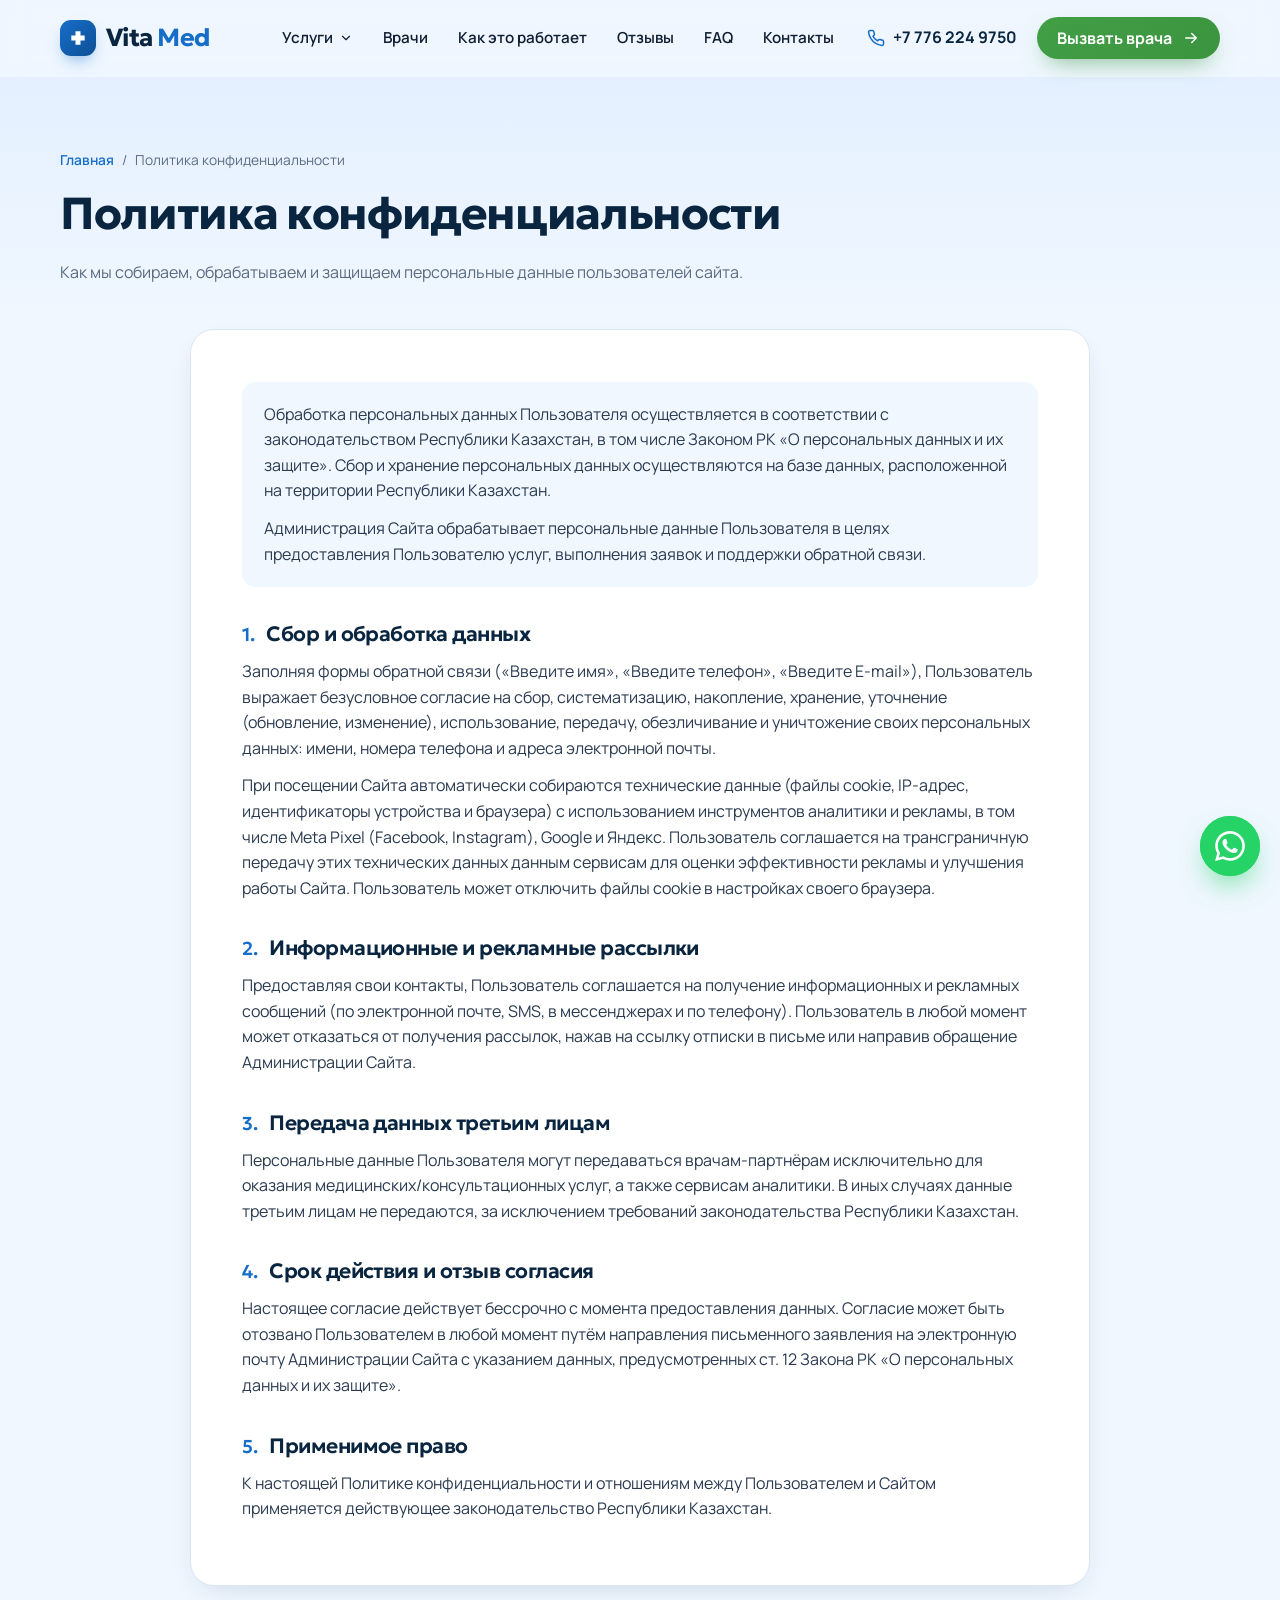
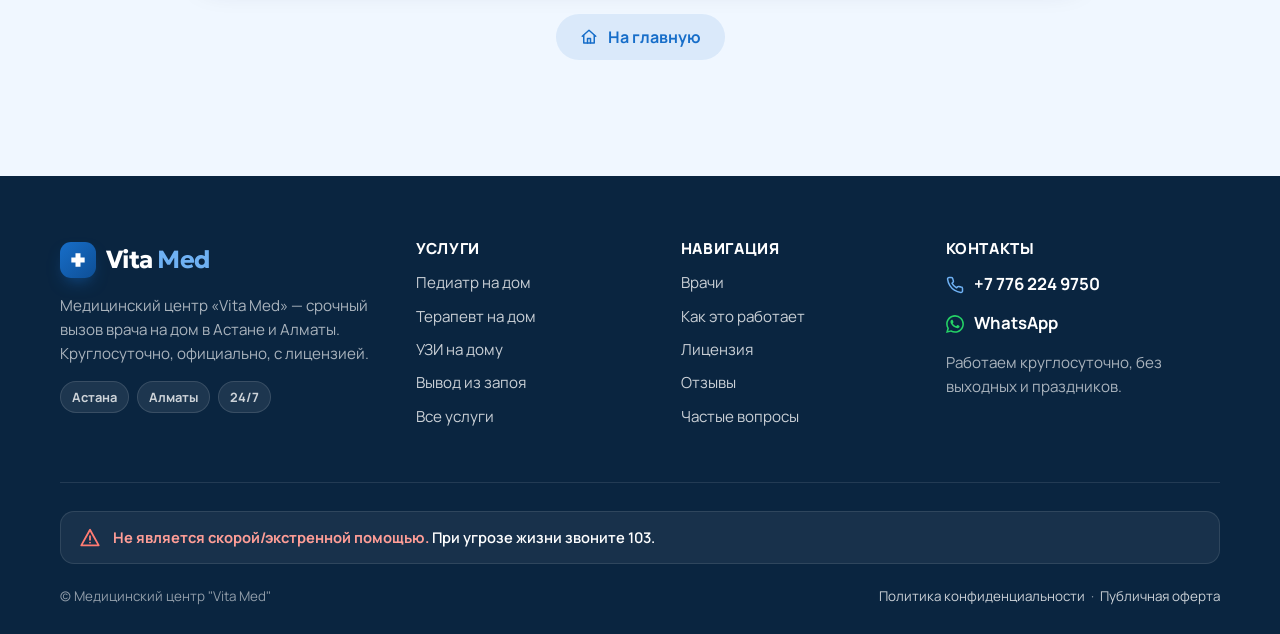
<file: privacy-policy/index.html>
<!doctype html>
<html lang="ru">
<head>
<meta charset="utf-8">
<meta name="viewport" content="width=device-width, initial-scale=1, viewport-fit=cover">
<title>Политика конфиденциальности - Vita Med</title>
<meta name="description" content="Политика конфиденциальности сайта Vita Med: какие данные собираются, как они обрабатываются и передаются, как отозвать согласие.">
<link rel="canonical" href="https://vita-med.kz/privacy-policy">
<meta property="og:type" content="website">
<meta property="og:locale" content="ru_RU">
<meta property="og:site_name" content="Vita Med">
<meta property="og:title" content="Политика конфиденциальности - Vita Med">
<meta property="og:description" content="Политика конфиденциальности сайта Vita Med: какие данные собираются, как они обрабатываются и передаются, как отозвать согласие.">
<meta property="og:url" content="https://vita-med.kz/privacy-policy">
<meta property="og:image" content="https://vita-med.kz/assets/img/og-image.jpg">
<meta property="og:image:width" content="1200">
<meta property="og:image:height" content="630">
<meta name="twitter:card" content="summary_large_image">
<meta name="theme-color" content="#176EC9">
<link rel="icon" type="image/svg+xml" href="../assets/img/favicon.svg">
<link rel="alternate icon" href="../assets/img/favicon.png">
<link rel="apple-touch-icon" href="../assets/img/apple-touch-icon.png">
<link rel="preconnect" href="https://fonts.googleapis.com">
<link rel="preconnect" href="https://fonts.gstatic.com" crossorigin>
<link href="https://fonts.googleapis.com/css2?family=Geologica:wght@500;600;700&family=Manrope:wght@500;600;700;800&display=swap" rel="stylesheet">
<link rel="stylesheet" href="../styles.css">

<!-- Google Tag Manager отключён — конверсии Google Ads идут из lead-capture.js
<script>(function(w,d,s,l,i){w[l]=w[l]||[];w[l].push({'gtm.start':
new Date().getTime(),event:'gtm.js'});var f=d.getElementsByTagName(s)[0],
j=d.createElement(s),dl=l!='dataLayer'?'&l='+l:'';j.async=true;j.src=
'https://www.googletagmanager.com/gtm.js?id='+i+dl;f.parentNode.insertBefore(j,f);
})(window,document,'script','dataLayer','GTM-N9X7V8LB');</script>
End Google Tag Manager -->
</head>
<body>
<!-- Google Tag Manager (noscript) отключён
<noscript><iframe src="https://www.googletagmanager.com/ns.html?id=GTM-N9X7V8LB"
height="0" width="0" style="display:none;visibility:hidden"></iframe></noscript>
End Google Tag Manager (noscript) -->
<div class="progress" aria-hidden="true"><span></span></div>

<header class="header">
  <div class="container">
    <a class="logo" href="../" aria-label="Vita Med — на главную"><span class="mark"><svg viewBox="0 0 24 24" fill="none" aria-hidden="true"><path d="M9 4h6v5h5v6h-5v5H9v-5H4V9h5z" fill="#fff"/></svg></span><span>Vita&nbsp;<b>Med</b></span></a>
    <ul class="nav">
      <li class="has-menu"><button class="drop" type="button" aria-expanded="false" aria-haspopup="true">Услуги <svg class="" viewBox="0 0 24 24" fill="none" stroke="currentColor" stroke-width="2" stroke-linecap="round" stroke-linejoin="round" aria-hidden="true"><path d="m6 9 6 6 6-6"/></svg></button>
        <ul class="menu"><li><a href="../pediatr/"><i><svg class="" viewBox="0 0 24 24" fill="none" stroke="currentColor" stroke-width="2" stroke-linecap="round" stroke-linejoin="round" aria-hidden="true"><circle cx="12" cy="8" r="4"/><path d="M5 21a7 7 0 0 1 14 0"/><path d="M9 8h.01M15 8h.01"/><path d="M10 10.5c.6.6 1.3.8 2 .8s1.4-.2 2-.8"/></svg></i><span>Педиатр на дом<small>Детям с рождения, 0+</small></span></a></li><li><a href="../terapevt/"><i><svg class="" viewBox="0 0 24 24" fill="none" stroke="currentColor" stroke-width="2" stroke-linecap="round" stroke-linejoin="round" aria-hidden="true"><path d="M5 3v6a5 5 0 0 0 10 0V3"/><path d="M4 3h2M14 3h2"/><path d="M10 14v2a5 5 0 0 0 10 0v-1"/><circle cx="20" cy="12" r="2"/></svg></i><span>Терапевт на дом<small>Осмотр, назначения, капельницы</small></span></a></li><li><a href="../uzi/"><i><svg class="" viewBox="0 0 24 24" fill="none" stroke="currentColor" stroke-width="2" stroke-linecap="round" stroke-linejoin="round" aria-hidden="true"><rect x="3" y="4" width="18" height="14" rx="2"/><path d="M12 8c-2 0-3.5 2-3.5 4h7c0-2-1.5-4-3.5-4z"/><path d="M8 21h8"/></svg></i><span>УЗИ на дому<small>УЗИ, УЗДГ, ЭхоКГ с расшифровкой</small></span></a></li><li><a href="../vyvod/"><i><svg class="" viewBox="0 0 24 24" fill="none" stroke="currentColor" stroke-width="2" stroke-linecap="round" stroke-linejoin="round" aria-hidden="true"><path d="M12 3s-6 7-6 11a6 6 0 0 0 12 0c0-4-6-11-6-11z"/><path d="M9.5 15a2.5 2.5 0 0 0 2.5 2.5"/></svg></i><span>Вывод из запоя<small>Анонимно, без постановки на учёт</small></span></a></li><li><a href="../#uslugi"><i><svg class="" viewBox="0 0 24 24" fill="none" stroke="currentColor" stroke-width="2" stroke-linecap="round" stroke-linejoin="round" aria-hidden="true"><path d="M9 3h6v6h6v6h-6v6H9v-6H3V9h6z"/></svg></i><span>Все услуги<small>Невропатолог, хирург, капельницы, психотерапевт</small></span></a></li></ul></li>
      <li><a href="../#vrachi">Врачи</a></li>
      <li><a href="../#kak-eto-rabotaet">Как это работает</a></li>
      <li><a href="../#otzyvy">Отзывы</a></li>
      <li><a href="../#faq">FAQ</a></li>
      <li><a href="../#kontakty">Контакты</a></li>
    </ul>
    <a class="hdr-phone" href="tel:+77762249750"><svg class="" viewBox="0 0 24 24" fill="none" stroke="currentColor" stroke-width="2" stroke-linecap="round" stroke-linejoin="round" aria-hidden="true"><path d="M22 16.9v3a2 2 0 0 1-2.2 2 19.8 19.8 0 0 1-8.6-3.1 19.5 19.5 0 0 1-6-6A19.8 19.8 0 0 1 2.1 4.2 2 2 0 0 1 4.1 2h3a2 2 0 0 1 2 1.7c.1.9.4 1.8.7 2.7a2 2 0 0 1-.5 2.1L8 9.8a16 16 0 0 0 6 6l1.3-1.3a2 2 0 0 1 2.1-.4c.9.3 1.8.6 2.7.7a2 2 0 0 1 1.9 2z"/></svg> <span>+7 776 224 9750</span></a>
    <a class="btn btn-green hdr-cta" href="https://wa.me/77762249750?text=Здравствуйте!%20Хочу%20вызвать%20врача%20на%20дом.">Вызвать врача <svg class="" viewBox="0 0 24 24" fill="none" stroke="currentColor" stroke-width="2" stroke-linecap="round" stroke-linejoin="round" aria-hidden="true"><path d="M5 12h14M13 6l6 6-6 6"/></svg></a>
    <button class="burger" type="button" aria-label="Меню" aria-expanded="false"><span></span><span></span><span></span></button>
  </div>
  <div class="drawer">
    <nav class="drawer-inner" aria-label="Мобильное меню">
      <a href="../#uslugi">Услуги <svg class="" viewBox="0 0 24 24" fill="none" stroke="currentColor" stroke-width="2" stroke-linecap="round" stroke-linejoin="round" aria-hidden="true"><path d="m6 9 6 6 6-6"/></svg></a>
      <div class="sub"><a href="../pediatr/">Педиатр на дом <svg class="" viewBox="0 0 24 24" fill="none" stroke="currentColor" stroke-width="2" stroke-linecap="round" stroke-linejoin="round" aria-hidden="true"><path d="M5 12h14M13 6l6 6-6 6"/></svg></a><a href="../terapevt/">Терапевт на дом <svg class="" viewBox="0 0 24 24" fill="none" stroke="currentColor" stroke-width="2" stroke-linecap="round" stroke-linejoin="round" aria-hidden="true"><path d="M5 12h14M13 6l6 6-6 6"/></svg></a><a href="../uzi/">УЗИ на дому <svg class="" viewBox="0 0 24 24" fill="none" stroke="currentColor" stroke-width="2" stroke-linecap="round" stroke-linejoin="round" aria-hidden="true"><path d="M5 12h14M13 6l6 6-6 6"/></svg></a><a href="../vyvod/">Вывод из запоя <svg class="" viewBox="0 0 24 24" fill="none" stroke="currentColor" stroke-width="2" stroke-linecap="round" stroke-linejoin="round" aria-hidden="true"><path d="M5 12h14M13 6l6 6-6 6"/></svg></a></div>
      <a href="../#vrachi">Врачи <svg class="" viewBox="0 0 24 24" fill="none" stroke="currentColor" stroke-width="2" stroke-linecap="round" stroke-linejoin="round" aria-hidden="true"><path d="M5 12h14M13 6l6 6-6 6"/></svg></a>
      <a href="../#kak-eto-rabotaet">Как это работает <svg class="" viewBox="0 0 24 24" fill="none" stroke="currentColor" stroke-width="2" stroke-linecap="round" stroke-linejoin="round" aria-hidden="true"><path d="M5 12h14M13 6l6 6-6 6"/></svg></a>
      <a href="../#otzyvy">Отзывы <svg class="" viewBox="0 0 24 24" fill="none" stroke="currentColor" stroke-width="2" stroke-linecap="round" stroke-linejoin="round" aria-hidden="true"><path d="M5 12h14M13 6l6 6-6 6"/></svg></a>
      <a href="../#faq">FAQ <svg class="" viewBox="0 0 24 24" fill="none" stroke="currentColor" stroke-width="2" stroke-linecap="round" stroke-linejoin="round" aria-hidden="true"><path d="M5 12h14M13 6l6 6-6 6"/></svg></a>
      <a href="../#kontakty">Контакты <svg class="" viewBox="0 0 24 24" fill="none" stroke="currentColor" stroke-width="2" stroke-linecap="round" stroke-linejoin="round" aria-hidden="true"><path d="M5 12h14M13 6l6 6-6 6"/></svg></a>
      <div class="drawer-cta"><a class="btn btn-blue" href="tel:+77762249750"><svg class="" viewBox="0 0 24 24" fill="none" stroke="currentColor" stroke-width="2" stroke-linecap="round" stroke-linejoin="round" aria-hidden="true"><path d="M22 16.9v3a2 2 0 0 1-2.2 2 19.8 19.8 0 0 1-8.6-3.1 19.5 19.5 0 0 1-6-6A19.8 19.8 0 0 1 2.1 4.2 2 2 0 0 1 4.1 2h3a2 2 0 0 1 2 1.7c.1.9.4 1.8.7 2.7a2 2 0 0 1-.5 2.1L8 9.8a16 16 0 0 0 6 6l1.3-1.3a2 2 0 0 1 2.1-.4c.9.3 1.8.6 2.7.7a2 2 0 0 1 1.9 2z"/></svg> +7 776 224 9750</a><a class="btn btn-wa" href="https://wa.me/77762249750"><svg class="" viewBox="0 0 24 24" fill="none" stroke="currentColor" stroke-width="2" stroke-linecap="round" stroke-linejoin="round" aria-hidden="true"><path fill="currentColor" stroke="none" d="M17.47 14.38c-.3-.15-1.77-.87-2.04-.97-.27-.1-.47-.15-.67.15-.2.3-.77.97-.94 1.17-.17.2-.35.22-.65.07-.3-.15-1.26-.46-2.4-1.48-.89-.79-1.49-1.77-1.66-2.07-.17-.3-.02-.46.13-.61.13-.13.3-.35.45-.52.15-.17.2-.3.3-.5.1-.2.05-.37-.02-.52-.08-.15-.67-1.62-.92-2.22-.24-.58-.49-.5-.67-.51l-.57-.01c-.2 0-.52.07-.8.37-.27.3-1.04 1.02-1.04 2.5 0 1.47 1.07 2.89 1.22 3.09.15.2 2.11 3.22 5.1 4.51.71.31 1.27.49 1.7.63.72.23 1.37.2 1.88.12.58-.09 1.77-.72 2.02-1.42.25-.7.25-1.3.17-1.42-.07-.12-.27-.2-.57-.35M12.05 21.79h-.01a9.8 9.8 0 0 1-4.98-1.36l-.36-.21-3.7.97.99-3.61-.24-.37a9.77 9.77 0 0 1-1.5-5.22c0-5.4 4.4-9.79 9.81-9.79a9.75 9.75 0 0 1 9.79 9.8c0 5.4-4.4 9.79-9.8 9.79m8.33-18.11A11.7 11.7 0 0 0 12.04 0C5.5 0 .16 5.33.16 11.88c0 2.1.55 4.14 1.59 5.94L.06 24l6.33-1.66a11.85 11.85 0 0 0 5.65 1.44h.01c6.54 0 11.87-5.33 11.87-11.88 0-3.18-1.24-6.16-3.49-8.4"/></svg> WhatsApp</a></div>
    </nav>
  </div>
</header>
<section class="legal-hero">
  <div class="container">
    <div class="crumbs"><a href="../">Главная</a><span>/</span><span>Политика конфиденциальности</span></div>
    <h1>Политика конфиденциальности</h1>
    <p>Как мы собираем, обрабатываем и защищаем персональные данные пользователей сайта.</p>
  </div>
</section>
<section class="legal">
  <div class="container"><div class="paper"><div class="preamble"><p>Обработка персональных данных Пользователя осуществляется в соответствии с законодательством Республики Казахстан, в том числе Законом РК «О персональных данных и их защите». Сбор и хранение персональных данных осуществляются на базе данных, расположенной на территории Республики Казахстан.</p><p>Администрация Сайта обрабатывает персональные данные Пользователя в целях предоставления Пользователю услуг, выполнения заявок и поддержки обратной связи.</p></div><h2><span>1.</span>Сбор и обработка данных</h2><p>Заполняя формы обратной связи («Введите имя», «Введите телефон», «Введите E-mail»), Пользователь выражает безусловное согласие на сбор, систематизацию, накопление, хранение, уточнение (обновление, изменение), использование, передачу, обезличивание и уничтожение своих персональных данных: имени, номера телефона и адреса электронной почты.</p><p>При посещении Сайта автоматически собираются технические данные (файлы cookie, IP-адрес, идентификаторы устройства и браузера) с использованием инструментов аналитики и рекламы, в том числе Meta Pixel (Facebook, Instagram), Google и Яндекс. Пользователь соглашается на трансграничную передачу этих технических данных данным сервисам для оценки эффективности рекламы и улучшения работы Сайта. Пользователь может отключить файлы cookie в настройках своего браузера.</p><h2><span>2.</span>Информационные и рекламные рассылки</h2><p>Предоставляя свои контакты, Пользователь соглашается на получение информационных и рекламных сообщений (по электронной почте, SMS, в мессенджерах и по телефону). Пользователь в любой момент может отказаться от получения рассылок, нажав на ссылку отписки в письме или направив обращение Администрации Сайта.</p><h2><span>3.</span>Передача данных третьим лицам</h2><p>Персональные данные Пользователя могут передаваться врачам-партнёрам исключительно для оказания медицинских/консультационных услуг, а также сервисам аналитики. В иных случаях данные третьим лицам не передаются, за исключением требований законодательства Республики Казахстан.</p><h2><span>4.</span>Срок действия и отзыв согласия</h2><p>Настоящее согласие действует бессрочно с момента предоставления данных. Согласие может быть отозвано Пользователем в любой момент путём направления письменного заявления на электронную почту Администрации Сайта с указанием данных, предусмотренных ст. 12 Закона РК «О персональных данных и их защите».</p><h2><span>5.</span>Применимое право</h2><p>К настоящей Политике конфиденциальности и отношениям между Пользователем и Сайтом применяется действующее законодательство Республики Казахстан.</p></div>
  <p class="back"><a class="btn btn-ghost" href="../"><svg class="" viewBox="0 0 24 24" fill="none" stroke="currentColor" stroke-width="2" stroke-linecap="round" stroke-linejoin="round" aria-hidden="true"><path d="M3 11 12 3l9 8"/><path d="M5 10v10h14V10"/><path d="M10 20v-6h4v6"/></svg> На главную</a></p></div>
</section>
<footer class="footer">
  <div class="container">
    <div class="cols">
      <div>
        <a class="logo" href="../" aria-label="Vita Med — на главную"><span class="mark"><svg viewBox="0 0 24 24" fill="none" aria-hidden="true"><path d="M9 4h6v5h5v6h-5v5H9v-5H4V9h5z" fill="#fff"/></svg></span><span>Vita&nbsp;<b>Med</b></span></a>
        <p class="about">Медицинский центр «Vita Med» — срочный вызов врача на дом в Астане и Алматы. Круглосуточно, официально, с лицензией.</p>
        <ul class="cities"><li>Астана</li><li>Алматы</li><li>24/7</li></ul>
      </div>
      <div>
        <h4>Услуги</h4>
        <ul><li><a href="../pediatr/">Педиатр на дом</a></li><li><a href="../terapevt/">Терапевт на дом</a></li><li><a href="../uzi/">УЗИ на дому</a></li><li><a href="../vyvod/">Вывод из запоя</a></li><li><a href="../#uslugi">Все услуги</a></li></ul>
      </div>
      <div>
        <h4>Навигация</h4>
        <ul><li><a href="../#vrachi">Врачи</a></li><li><a href="../#kak-eto-rabotaet">Как это работает</a></li><li><a href="../#licenzii">Лицензия</a></li><li><a href="../#otzyvy">Отзывы</a></li><li><a href="../#faq">Частые вопросы</a></li></ul>
      </div>
      <div class="contact">
        <h4>Контакты</h4>
        <ul><li><a href="tel:+77762249750"><svg class="" viewBox="0 0 24 24" fill="none" stroke="currentColor" stroke-width="2" stroke-linecap="round" stroke-linejoin="round" aria-hidden="true"><path d="M22 16.9v3a2 2 0 0 1-2.2 2 19.8 19.8 0 0 1-8.6-3.1 19.5 19.5 0 0 1-6-6A19.8 19.8 0 0 1 2.1 4.2 2 2 0 0 1 4.1 2h3a2 2 0 0 1 2 1.7c.1.9.4 1.8.7 2.7a2 2 0 0 1-.5 2.1L8 9.8a16 16 0 0 0 6 6l1.3-1.3a2 2 0 0 1 2.1-.4c.9.3 1.8.6 2.7.7a2 2 0 0 1 1.9 2z"/></svg> +7 776 224 9750</a></li><li><a class="wa" href="https://wa.me/77762249750"><svg class="" viewBox="0 0 24 24" fill="none" stroke="currentColor" stroke-width="2" stroke-linecap="round" stroke-linejoin="round" aria-hidden="true"><path fill="currentColor" stroke="none" d="M17.47 14.38c-.3-.15-1.77-.87-2.04-.97-.27-.1-.47-.15-.67.15-.2.3-.77.97-.94 1.17-.17.2-.35.22-.65.07-.3-.15-1.26-.46-2.4-1.48-.89-.79-1.49-1.77-1.66-2.07-.17-.3-.02-.46.13-.61.13-.13.3-.35.45-.52.15-.17.2-.3.3-.5.1-.2.05-.37-.02-.52-.08-.15-.67-1.62-.92-2.22-.24-.58-.49-.5-.67-.51l-.57-.01c-.2 0-.52.07-.8.37-.27.3-1.04 1.02-1.04 2.5 0 1.47 1.07 2.89 1.22 3.09.15.2 2.11 3.22 5.1 4.51.71.31 1.27.49 1.7.63.72.23 1.37.2 1.88.12.58-.09 1.77-.72 2.02-1.42.25-.7.25-1.3.17-1.42-.07-.12-.27-.2-.57-.35M12.05 21.79h-.01a9.8 9.8 0 0 1-4.98-1.36l-.36-.21-3.7.97.99-3.61-.24-.37a9.77 9.77 0 0 1-1.5-5.22c0-5.4 4.4-9.79 9.81-9.79a9.75 9.75 0 0 1 9.79 9.8c0 5.4-4.4 9.79-9.8 9.79m8.33-18.11A11.7 11.7 0 0 0 12.04 0C5.5 0 .16 5.33.16 11.88c0 2.1.55 4.14 1.59 5.94L.06 24l6.33-1.66a11.85 11.85 0 0 0 5.65 1.44h.01c6.54 0 11.87-5.33 11.87-11.88 0-3.18-1.24-6.16-3.49-8.4"/></svg> WhatsApp</a></li></ul>
        <p class="about" style="margin-top:14px">Работаем круглосуточно, без выходных и праздников.</p>
      </div>
    </div>
    <div class="disc"><svg class="" viewBox="0 0 24 24" fill="none" stroke="currentColor" stroke-width="2" stroke-linecap="round" stroke-linejoin="round" aria-hidden="true"><path d="M12 3 2.5 20h19z"/><path d="M12 10v4M12 17h.01"/></svg><p style="margin:0"><b>Не является скорой/экстренной помощью.</b> При угрозе жизни звоните 103.</p></div>
    <div class="bottom">
      <span>© Медицинский центр "Vita Med"</span>
      <span><a href="../privacy-policy/">Политика конфиденциальности</a> &nbsp;·&nbsp; <a href="../oferta/">Публичная оферта</a></span>
    </div>
  </div>
</footer>
<a class="fab-wa" href="https://wa.me/77762249750" aria-label="Написать в WhatsApp"><span class="tip">Напишите нам — ответим быстро</span><svg class="" viewBox="0 0 24 24" fill="none" stroke="currentColor" stroke-width="2" stroke-linecap="round" stroke-linejoin="round" aria-hidden="true"><path fill="currentColor" stroke="none" d="M17.47 14.38c-.3-.15-1.77-.87-2.04-.97-.27-.1-.47-.15-.67.15-.2.3-.77.97-.94 1.17-.17.2-.35.22-.65.07-.3-.15-1.26-.46-2.4-1.48-.89-.79-1.49-1.77-1.66-2.07-.17-.3-.02-.46.13-.61.13-.13.3-.35.45-.52.15-.17.2-.3.3-.5.1-.2.05-.37-.02-.52-.08-.15-.67-1.62-.92-2.22-.24-.58-.49-.5-.67-.51l-.57-.01c-.2 0-.52.07-.8.37-.27.3-1.04 1.02-1.04 2.5 0 1.47 1.07 2.89 1.22 3.09.15.2 2.11 3.22 5.1 4.51.71.31 1.27.49 1.7.63.72.23 1.37.2 1.88.12.58-.09 1.77-.72 2.02-1.42.25-.7.25-1.3.17-1.42-.07-.12-.27-.2-.57-.35M12.05 21.79h-.01a9.8 9.8 0 0 1-4.98-1.36l-.36-.21-3.7.97.99-3.61-.24-.37a9.77 9.77 0 0 1-1.5-5.22c0-5.4 4.4-9.79 9.81-9.79a9.75 9.75 0 0 1 9.79 9.8c0 5.4-4.4 9.79-9.8 9.79m8.33-18.11A11.7 11.7 0 0 0 12.04 0C5.5 0 .16 5.33.16 11.88c0 2.1.55 4.14 1.59 5.94L.06 24l6.33-1.66a11.85 11.85 0 0 0 5.65 1.44h.01c6.54 0 11.87-5.33 11.87-11.88 0-3.18-1.24-6.16-3.49-8.4"/></svg></a>
<div class="mbar"><a class="btn btn-blue" href="tel:+77762249750"><svg class="" viewBox="0 0 24 24" fill="none" stroke="currentColor" stroke-width="2" stroke-linecap="round" stroke-linejoin="round" aria-hidden="true"><path d="M22 16.9v3a2 2 0 0 1-2.2 2 19.8 19.8 0 0 1-8.6-3.1 19.5 19.5 0 0 1-6-6A19.8 19.8 0 0 1 2.1 4.2 2 2 0 0 1 4.1 2h3a2 2 0 0 1 2 1.7c.1.9.4 1.8.7 2.7a2 2 0 0 1-.5 2.1L8 9.8a16 16 0 0 0 6 6l1.3-1.3a2 2 0 0 1 2.1-.4c.9.3 1.8.6 2.7.7a2 2 0 0 1 1.9 2z"/></svg> Позвонить</a><a class="btn btn-wa" href="https://wa.me/77762249750"><svg class="" viewBox="0 0 24 24" fill="none" stroke="currentColor" stroke-width="2" stroke-linecap="round" stroke-linejoin="round" aria-hidden="true"><path fill="currentColor" stroke="none" d="M17.47 14.38c-.3-.15-1.77-.87-2.04-.97-.27-.1-.47-.15-.67.15-.2.3-.77.97-.94 1.17-.17.2-.35.22-.65.07-.3-.15-1.26-.46-2.4-1.48-.89-.79-1.49-1.77-1.66-2.07-.17-.3-.02-.46.13-.61.13-.13.3-.35.45-.52.15-.17.2-.3.3-.5.1-.2.05-.37-.02-.52-.08-.15-.67-1.62-.92-2.22-.24-.58-.49-.5-.67-.51l-.57-.01c-.2 0-.52.07-.8.37-.27.3-1.04 1.02-1.04 2.5 0 1.47 1.07 2.89 1.22 3.09.15.2 2.11 3.22 5.1 4.51.71.31 1.27.49 1.7.63.72.23 1.37.2 1.88.12.58-.09 1.77-.72 2.02-1.42.25-.7.25-1.3.17-1.42-.07-.12-.27-.2-.57-.35M12.05 21.79h-.01a9.8 9.8 0 0 1-4.98-1.36l-.36-.21-3.7.97.99-3.61-.24-.37a9.77 9.77 0 0 1-1.5-5.22c0-5.4 4.4-9.79 9.81-9.79a9.75 9.75 0 0 1 9.79 9.8c0 5.4-4.4 9.79-9.8 9.79m8.33-18.11A11.7 11.7 0 0 0 12.04 0C5.5 0 .16 5.33.16 11.88c0 2.1.55 4.14 1.59 5.94L.06 24l6.33-1.66a11.85 11.85 0 0 0 5.65 1.44h.01c6.54 0 11.87-5.33 11.87-11.88 0-3.18-1.24-6.16-3.49-8.4"/></svg> WhatsApp</a></div>
<script src="../config.js?v=2"></script>
<script src="../lead-capture.js?v=2"></script>
<script src="../script.js?v=2"></script>
</body>
</html>
</file>
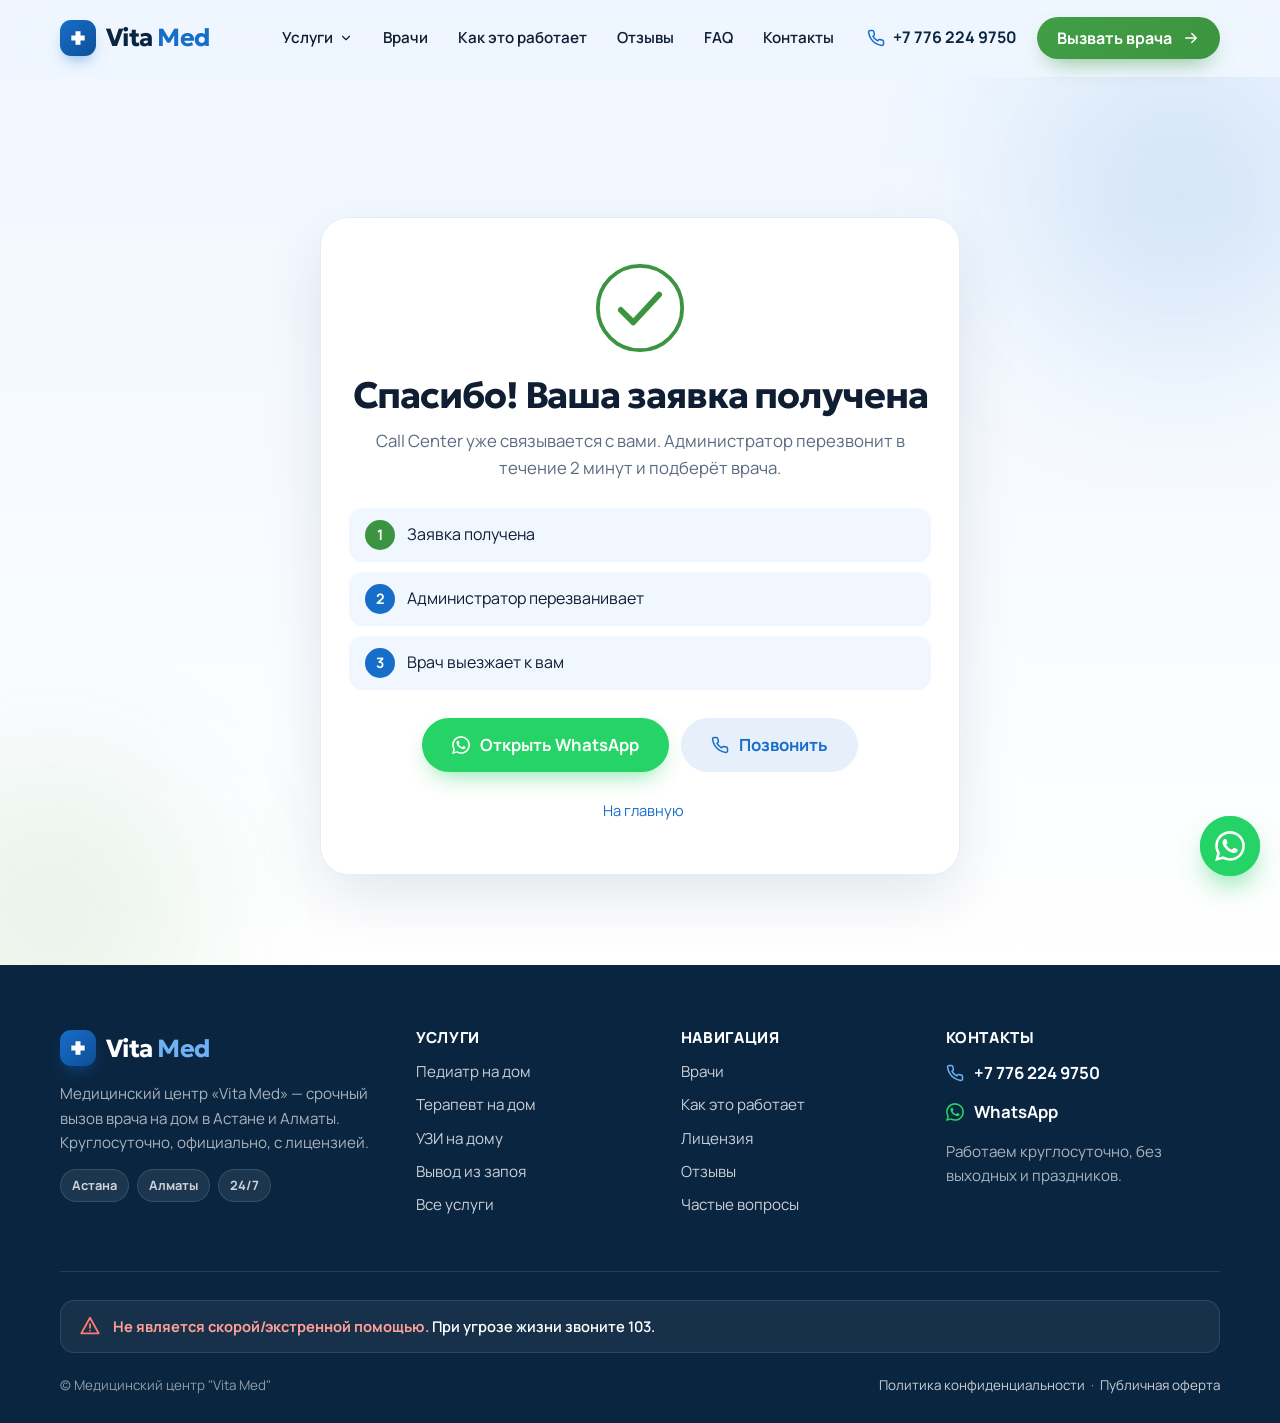
<file: spasibo/index.html>
<!doctype html>
<html lang="ru">
<head>
<meta charset="utf-8">
<meta name="viewport" content="width=device-width, initial-scale=1, viewport-fit=cover">
<title>Спасибо! Заявка получена - Vita Med</title>
<meta name="robots" content="noindex, nofollow">
<meta name="description" content="Спасибо! Ваша заявка получена. Администратор Vita Med свяжется с вами в течение пары минут.">
<link rel="canonical" href="https://vita-med.kz/spasibo">
<meta property="og:type" content="website">
<meta property="og:locale" content="ru_RU">
<meta property="og:site_name" content="Vita Med">
<meta property="og:title" content="Спасибо! Заявка получена - Vita Med">
<meta property="og:description" content="Спасибо! Ваша заявка получена. Администратор Vita Med свяжется с вами в течение пары минут.">
<meta property="og:url" content="https://vita-med.kz/spasibo">
<meta property="og:image" content="https://vita-med.kz/assets/img/og-image.jpg">
<meta property="og:image:width" content="1200">
<meta property="og:image:height" content="630">
<meta name="twitter:card" content="summary_large_image">
<meta name="theme-color" content="#176EC9">
<link rel="icon" type="image/svg+xml" href="../assets/img/favicon.svg">
<link rel="alternate icon" href="../assets/img/favicon.png">
<link rel="apple-touch-icon" href="../assets/img/apple-touch-icon.png">
<link rel="preconnect" href="https://fonts.googleapis.com">
<link rel="preconnect" href="https://fonts.gstatic.com" crossorigin>
<link href="https://fonts.googleapis.com/css2?family=Geologica:wght@500;600;700&family=Manrope:wght@500;600;700;800&display=swap" rel="stylesheet">
<link rel="stylesheet" href="../styles.css">

<!-- Google Tag Manager отключён — конверсии Google Ads идут из lead-capture.js
<script>(function(w,d,s,l,i){w[l]=w[l]||[];w[l].push({'gtm.start':
new Date().getTime(),event:'gtm.js'});var f=d.getElementsByTagName(s)[0],
j=d.createElement(s),dl=l!='dataLayer'?'&l='+l:'';j.async=true;j.src=
'https://www.googletagmanager.com/gtm.js?id='+i+dl;f.parentNode.insertBefore(j,f);
})(window,document,'script','dataLayer','GTM-N9X7V8LB');</script>
End Google Tag Manager -->
</head>
<body>
<!-- Google Tag Manager (noscript) отключён
<noscript><iframe src="https://www.googletagmanager.com/ns.html?id=GTM-N9X7V8LB"
height="0" width="0" style="display:none;visibility:hidden"></iframe></noscript>
End Google Tag Manager (noscript) -->
<div class="progress" aria-hidden="true"><span></span></div>

<header class="header">
  <div class="container">
    <a class="logo" href="../" aria-label="Vita Med — на главную"><span class="mark"><svg viewBox="0 0 24 24" fill="none" aria-hidden="true"><path d="M9 4h6v5h5v6h-5v5H9v-5H4V9h5z" fill="#fff"/></svg></span><span>Vita&nbsp;<b>Med</b></span></a>
    <ul class="nav">
      <li class="has-menu"><button class="drop" type="button" aria-expanded="false" aria-haspopup="true">Услуги <svg class="" viewBox="0 0 24 24" fill="none" stroke="currentColor" stroke-width="2" stroke-linecap="round" stroke-linejoin="round" aria-hidden="true"><path d="m6 9 6 6 6-6"/></svg></button>
        <ul class="menu"><li><a href="../pediatr/"><i><svg class="" viewBox="0 0 24 24" fill="none" stroke="currentColor" stroke-width="2" stroke-linecap="round" stroke-linejoin="round" aria-hidden="true"><circle cx="12" cy="8" r="4"/><path d="M5 21a7 7 0 0 1 14 0"/><path d="M9 8h.01M15 8h.01"/><path d="M10 10.5c.6.6 1.3.8 2 .8s1.4-.2 2-.8"/></svg></i><span>Педиатр на дом<small>Детям с рождения, 0+</small></span></a></li><li><a href="../terapevt/"><i><svg class="" viewBox="0 0 24 24" fill="none" stroke="currentColor" stroke-width="2" stroke-linecap="round" stroke-linejoin="round" aria-hidden="true"><path d="M5 3v6a5 5 0 0 0 10 0V3"/><path d="M4 3h2M14 3h2"/><path d="M10 14v2a5 5 0 0 0 10 0v-1"/><circle cx="20" cy="12" r="2"/></svg></i><span>Терапевт на дом<small>Осмотр, назначения, капельницы</small></span></a></li><li><a href="../uzi/"><i><svg class="" viewBox="0 0 24 24" fill="none" stroke="currentColor" stroke-width="2" stroke-linecap="round" stroke-linejoin="round" aria-hidden="true"><rect x="3" y="4" width="18" height="14" rx="2"/><path d="M12 8c-2 0-3.5 2-3.5 4h7c0-2-1.5-4-3.5-4z"/><path d="M8 21h8"/></svg></i><span>УЗИ на дому<small>УЗИ, УЗДГ, ЭхоКГ с расшифровкой</small></span></a></li><li><a href="../vyvod/"><i><svg class="" viewBox="0 0 24 24" fill="none" stroke="currentColor" stroke-width="2" stroke-linecap="round" stroke-linejoin="round" aria-hidden="true"><path d="M12 3s-6 7-6 11a6 6 0 0 0 12 0c0-4-6-11-6-11z"/><path d="M9.5 15a2.5 2.5 0 0 0 2.5 2.5"/></svg></i><span>Вывод из запоя<small>Анонимно, без постановки на учёт</small></span></a></li><li><a href="../#uslugi"><i><svg class="" viewBox="0 0 24 24" fill="none" stroke="currentColor" stroke-width="2" stroke-linecap="round" stroke-linejoin="round" aria-hidden="true"><path d="M9 3h6v6h6v6h-6v6H9v-6H3V9h6z"/></svg></i><span>Все услуги<small>Невропатолог, хирург, капельницы, психотерапевт</small></span></a></li></ul></li>
      <li><a href="../#vrachi">Врачи</a></li>
      <li><a href="../#kak-eto-rabotaet">Как это работает</a></li>
      <li><a href="../#otzyvy">Отзывы</a></li>
      <li><a href="../#faq">FAQ</a></li>
      <li><a href="../#kontakty">Контакты</a></li>
    </ul>
    <a class="hdr-phone" href="tel:+77762249750"><svg class="" viewBox="0 0 24 24" fill="none" stroke="currentColor" stroke-width="2" stroke-linecap="round" stroke-linejoin="round" aria-hidden="true"><path d="M22 16.9v3a2 2 0 0 1-2.2 2 19.8 19.8 0 0 1-8.6-3.1 19.5 19.5 0 0 1-6-6A19.8 19.8 0 0 1 2.1 4.2 2 2 0 0 1 4.1 2h3a2 2 0 0 1 2 1.7c.1.9.4 1.8.7 2.7a2 2 0 0 1-.5 2.1L8 9.8a16 16 0 0 0 6 6l1.3-1.3a2 2 0 0 1 2.1-.4c.9.3 1.8.6 2.7.7a2 2 0 0 1 1.9 2z"/></svg> <span>+7 776 224 9750</span></a>
    <a class="btn btn-green hdr-cta" href="https://wa.me/77762249750?text=Здравствуйте!%20Хочу%20вызвать%20врача%20на%20дом.">Вызвать врача <svg class="" viewBox="0 0 24 24" fill="none" stroke="currentColor" stroke-width="2" stroke-linecap="round" stroke-linejoin="round" aria-hidden="true"><path d="M5 12h14M13 6l6 6-6 6"/></svg></a>
    <button class="burger" type="button" aria-label="Меню" aria-expanded="false"><span></span><span></span><span></span></button>
  </div>
  <div class="drawer">
    <nav class="drawer-inner" aria-label="Мобильное меню">
      <a href="../#uslugi">Услуги <svg class="" viewBox="0 0 24 24" fill="none" stroke="currentColor" stroke-width="2" stroke-linecap="round" stroke-linejoin="round" aria-hidden="true"><path d="m6 9 6 6 6-6"/></svg></a>
      <div class="sub"><a href="../pediatr/">Педиатр на дом <svg class="" viewBox="0 0 24 24" fill="none" stroke="currentColor" stroke-width="2" stroke-linecap="round" stroke-linejoin="round" aria-hidden="true"><path d="M5 12h14M13 6l6 6-6 6"/></svg></a><a href="../terapevt/">Терапевт на дом <svg class="" viewBox="0 0 24 24" fill="none" stroke="currentColor" stroke-width="2" stroke-linecap="round" stroke-linejoin="round" aria-hidden="true"><path d="M5 12h14M13 6l6 6-6 6"/></svg></a><a href="../uzi/">УЗИ на дому <svg class="" viewBox="0 0 24 24" fill="none" stroke="currentColor" stroke-width="2" stroke-linecap="round" stroke-linejoin="round" aria-hidden="true"><path d="M5 12h14M13 6l6 6-6 6"/></svg></a><a href="../vyvod/">Вывод из запоя <svg class="" viewBox="0 0 24 24" fill="none" stroke="currentColor" stroke-width="2" stroke-linecap="round" stroke-linejoin="round" aria-hidden="true"><path d="M5 12h14M13 6l6 6-6 6"/></svg></a></div>
      <a href="../#vrachi">Врачи <svg class="" viewBox="0 0 24 24" fill="none" stroke="currentColor" stroke-width="2" stroke-linecap="round" stroke-linejoin="round" aria-hidden="true"><path d="M5 12h14M13 6l6 6-6 6"/></svg></a>
      <a href="../#kak-eto-rabotaet">Как это работает <svg class="" viewBox="0 0 24 24" fill="none" stroke="currentColor" stroke-width="2" stroke-linecap="round" stroke-linejoin="round" aria-hidden="true"><path d="M5 12h14M13 6l6 6-6 6"/></svg></a>
      <a href="../#otzyvy">Отзывы <svg class="" viewBox="0 0 24 24" fill="none" stroke="currentColor" stroke-width="2" stroke-linecap="round" stroke-linejoin="round" aria-hidden="true"><path d="M5 12h14M13 6l6 6-6 6"/></svg></a>
      <a href="../#faq">FAQ <svg class="" viewBox="0 0 24 24" fill="none" stroke="currentColor" stroke-width="2" stroke-linecap="round" stroke-linejoin="round" aria-hidden="true"><path d="M5 12h14M13 6l6 6-6 6"/></svg></a>
      <a href="../#kontakty">Контакты <svg class="" viewBox="0 0 24 24" fill="none" stroke="currentColor" stroke-width="2" stroke-linecap="round" stroke-linejoin="round" aria-hidden="true"><path d="M5 12h14M13 6l6 6-6 6"/></svg></a>
      <div class="drawer-cta"><a class="btn btn-blue" href="tel:+77762249750"><svg class="" viewBox="0 0 24 24" fill="none" stroke="currentColor" stroke-width="2" stroke-linecap="round" stroke-linejoin="round" aria-hidden="true"><path d="M22 16.9v3a2 2 0 0 1-2.2 2 19.8 19.8 0 0 1-8.6-3.1 19.5 19.5 0 0 1-6-6A19.8 19.8 0 0 1 2.1 4.2 2 2 0 0 1 4.1 2h3a2 2 0 0 1 2 1.7c.1.9.4 1.8.7 2.7a2 2 0 0 1-.5 2.1L8 9.8a16 16 0 0 0 6 6l1.3-1.3a2 2 0 0 1 2.1-.4c.9.3 1.8.6 2.7.7a2 2 0 0 1 1.9 2z"/></svg> +7 776 224 9750</a><a class="btn btn-wa" href="https://wa.me/77762249750"><svg class="" viewBox="0 0 24 24" fill="none" stroke="currentColor" stroke-width="2" stroke-linecap="round" stroke-linejoin="round" aria-hidden="true"><path fill="currentColor" stroke="none" d="M17.47 14.38c-.3-.15-1.77-.87-2.04-.97-.27-.1-.47-.15-.67.15-.2.3-.77.97-.94 1.17-.17.2-.35.22-.65.07-.3-.15-1.26-.46-2.4-1.48-.89-.79-1.49-1.77-1.66-2.07-.17-.3-.02-.46.13-.61.13-.13.3-.35.45-.52.15-.17.2-.3.3-.5.1-.2.05-.37-.02-.52-.08-.15-.67-1.62-.92-2.22-.24-.58-.49-.5-.67-.51l-.57-.01c-.2 0-.52.07-.8.37-.27.3-1.04 1.02-1.04 2.5 0 1.47 1.07 2.89 1.22 3.09.15.2 2.11 3.22 5.1 4.51.71.31 1.27.49 1.7.63.72.23 1.37.2 1.88.12.58-.09 1.77-.72 2.02-1.42.25-.7.25-1.3.17-1.42-.07-.12-.27-.2-.57-.35M12.05 21.79h-.01a9.8 9.8 0 0 1-4.98-1.36l-.36-.21-3.7.97.99-3.61-.24-.37a9.77 9.77 0 0 1-1.5-5.22c0-5.4 4.4-9.79 9.81-9.79a9.75 9.75 0 0 1 9.79 9.8c0 5.4-4.4 9.79-9.8 9.79m8.33-18.11A11.7 11.7 0 0 0 12.04 0C5.5 0 .16 5.33.16 11.88c0 2.1.55 4.14 1.59 5.94L.06 24l6.33-1.66a11.85 11.85 0 0 0 5.65 1.44h.01c6.54 0 11.87-5.33 11.87-11.88 0-3.18-1.24-6.16-3.49-8.4"/></svg> WhatsApp</a></div>
    </nav>
  </div>
</header>
<section class="thanks">
  <span class="orb a"></span><span class="orb b"></span>
  <div class="container">
    <div class="thanks-card">
      <svg class="thanks-check" viewBox="0 0 96 96" aria-hidden="true"><circle cx="48" cy="48" r="44"/><path d="M28 50l13 13 27-29"/></svg>
      <h1>Спасибо! Ваша заявка получена</h1>
      <p class="lead">Call Center уже связывается с вами. Администратор перезвонит в течение 2 минут и подберёт врача.</p>
      <ol class="thanks-steps">
        <li><b>1</b><span>Заявка получена</span></li>
        <li><b>2</b><span>Администратор перезванивает</span></li>
        <li><b>3</b><span>Врач выезжает к вам</span></li>
      </ol>
      <div class="thanks-actions">
        <button class="btn btn-wa btn-lg" type="button" id="thanks-wa"><svg class="" viewBox="0 0 24 24" fill="none" stroke="currentColor" stroke-width="2" stroke-linecap="round" stroke-linejoin="round" aria-hidden="true"><path fill="currentColor" stroke="none" d="M17.47 14.38c-.3-.15-1.77-.87-2.04-.97-.27-.1-.47-.15-.67.15-.2.3-.77.97-.94 1.17-.17.2-.35.22-.65.07-.3-.15-1.26-.46-2.4-1.48-.89-.79-1.49-1.77-1.66-2.07-.17-.3-.02-.46.13-.61.13-.13.3-.35.45-.52.15-.17.2-.3.3-.5.1-.2.05-.37-.02-.52-.08-.15-.67-1.62-.92-2.22-.24-.58-.49-.5-.67-.51l-.57-.01c-.2 0-.52.07-.8.37-.27.3-1.04 1.02-1.04 2.5 0 1.47 1.07 2.89 1.22 3.09.15.2 2.11 3.22 5.1 4.51.71.31 1.27.49 1.7.63.72.23 1.37.2 1.88.12.58-.09 1.77-.72 2.02-1.42.25-.7.25-1.3.17-1.42-.07-.12-.27-.2-.57-.35M12.05 21.79h-.01a9.8 9.8 0 0 1-4.98-1.36l-.36-.21-3.7.97.99-3.61-.24-.37a9.77 9.77 0 0 1-1.5-5.22c0-5.4 4.4-9.79 9.81-9.79a9.75 9.75 0 0 1 9.79 9.8c0 5.4-4.4 9.79-9.8 9.79m8.33-18.11A11.7 11.7 0 0 0 12.04 0C5.5 0 .16 5.33.16 11.88c0 2.1.55 4.14 1.59 5.94L.06 24l6.33-1.66a11.85 11.85 0 0 0 5.65 1.44h.01c6.54 0 11.87-5.33 11.87-11.88 0-3.18-1.24-6.16-3.49-8.4"/></svg> Открыть WhatsApp</button>
        <a class="btn btn-ghost btn-lg" href="tel:+77762249750"><svg class="" viewBox="0 0 24 24" fill="none" stroke="currentColor" stroke-width="2" stroke-linecap="round" stroke-linejoin="round" aria-hidden="true"><path d="M22 16.9v3a2 2 0 0 1-2.2 2 19.8 19.8 0 0 1-8.6-3.1 19.5 19.5 0 0 1-6-6A19.8 19.8 0 0 1 2.1 4.2 2 2 0 0 1 4.1 2h3a2 2 0 0 1 2 1.7c.1.9.4 1.8.7 2.7a2 2 0 0 1-.5 2.1L8 9.8a16 16 0 0 0 6 6l1.3-1.3a2 2 0 0 1 2.1-.4c.9.3 1.8.6 2.7.7a2 2 0 0 1 1.9 2z"/></svg> Позвонить</a>
      </div>
      <p class="thanks-back"><a href="../"><svg class="" viewBox="0 0 24 24" fill="none" stroke="currentColor" stroke-width="2" stroke-linecap="round" stroke-linejoin="round" aria-hidden="true"><path d="M3 11 12 3l9 8"/><path d="M5 10v10h14V10"/><path d="M10 20v-6h4v6"/></svg> На главную</a></p>
    </div>
  </div>
</section>
<script>
(function(){var b=document.getElementById('thanks-wa');var u='';try{u=sessionStorage.getItem('vm_last_wa')||'';}catch(e){}
b.addEventListener('click',function(){window.open(u||'https://wa.me/77762249750','_blank','noopener');});})();
</script>
<footer class="footer">
  <div class="container">
    <div class="cols">
      <div>
        <a class="logo" href="../" aria-label="Vita Med — на главную"><span class="mark"><svg viewBox="0 0 24 24" fill="none" aria-hidden="true"><path d="M9 4h6v5h5v6h-5v5H9v-5H4V9h5z" fill="#fff"/></svg></span><span>Vita&nbsp;<b>Med</b></span></a>
        <p class="about">Медицинский центр «Vita Med» — срочный вызов врача на дом в Астане и Алматы. Круглосуточно, официально, с лицензией.</p>
        <ul class="cities"><li>Астана</li><li>Алматы</li><li>24/7</li></ul>
      </div>
      <div>
        <h4>Услуги</h4>
        <ul><li><a href="../pediatr/">Педиатр на дом</a></li><li><a href="../terapevt/">Терапевт на дом</a></li><li><a href="../uzi/">УЗИ на дому</a></li><li><a href="../vyvod/">Вывод из запоя</a></li><li><a href="../#uslugi">Все услуги</a></li></ul>
      </div>
      <div>
        <h4>Навигация</h4>
        <ul><li><a href="../#vrachi">Врачи</a></li><li><a href="../#kak-eto-rabotaet">Как это работает</a></li><li><a href="../#licenzii">Лицензия</a></li><li><a href="../#otzyvy">Отзывы</a></li><li><a href="../#faq">Частые вопросы</a></li></ul>
      </div>
      <div class="contact">
        <h4>Контакты</h4>
        <ul><li><a href="tel:+77762249750"><svg class="" viewBox="0 0 24 24" fill="none" stroke="currentColor" stroke-width="2" stroke-linecap="round" stroke-linejoin="round" aria-hidden="true"><path d="M22 16.9v3a2 2 0 0 1-2.2 2 19.8 19.8 0 0 1-8.6-3.1 19.5 19.5 0 0 1-6-6A19.8 19.8 0 0 1 2.1 4.2 2 2 0 0 1 4.1 2h3a2 2 0 0 1 2 1.7c.1.9.4 1.8.7 2.7a2 2 0 0 1-.5 2.1L8 9.8a16 16 0 0 0 6 6l1.3-1.3a2 2 0 0 1 2.1-.4c.9.3 1.8.6 2.7.7a2 2 0 0 1 1.9 2z"/></svg> +7 776 224 9750</a></li><li><a class="wa" href="https://wa.me/77762249750"><svg class="" viewBox="0 0 24 24" fill="none" stroke="currentColor" stroke-width="2" stroke-linecap="round" stroke-linejoin="round" aria-hidden="true"><path fill="currentColor" stroke="none" d="M17.47 14.38c-.3-.15-1.77-.87-2.04-.97-.27-.1-.47-.15-.67.15-.2.3-.77.97-.94 1.17-.17.2-.35.22-.65.07-.3-.15-1.26-.46-2.4-1.48-.89-.79-1.49-1.77-1.66-2.07-.17-.3-.02-.46.13-.61.13-.13.3-.35.45-.52.15-.17.2-.3.3-.5.1-.2.05-.37-.02-.52-.08-.15-.67-1.62-.92-2.22-.24-.58-.49-.5-.67-.51l-.57-.01c-.2 0-.52.07-.8.37-.27.3-1.04 1.02-1.04 2.5 0 1.47 1.07 2.89 1.22 3.09.15.2 2.11 3.22 5.1 4.51.71.31 1.27.49 1.7.63.72.23 1.37.2 1.88.12.58-.09 1.77-.72 2.02-1.42.25-.7.25-1.3.17-1.42-.07-.12-.27-.2-.57-.35M12.05 21.79h-.01a9.8 9.8 0 0 1-4.98-1.36l-.36-.21-3.7.97.99-3.61-.24-.37a9.77 9.77 0 0 1-1.5-5.22c0-5.4 4.4-9.79 9.81-9.79a9.75 9.75 0 0 1 9.79 9.8c0 5.4-4.4 9.79-9.8 9.79m8.33-18.11A11.7 11.7 0 0 0 12.04 0C5.5 0 .16 5.33.16 11.88c0 2.1.55 4.14 1.59 5.94L.06 24l6.33-1.66a11.85 11.85 0 0 0 5.65 1.44h.01c6.54 0 11.87-5.33 11.87-11.88 0-3.18-1.24-6.16-3.49-8.4"/></svg> WhatsApp</a></li></ul>
        <p class="about" style="margin-top:14px">Работаем круглосуточно, без выходных и праздников.</p>
      </div>
    </div>
    <div class="disc"><svg class="" viewBox="0 0 24 24" fill="none" stroke="currentColor" stroke-width="2" stroke-linecap="round" stroke-linejoin="round" aria-hidden="true"><path d="M12 3 2.5 20h19z"/><path d="M12 10v4M12 17h.01"/></svg><p style="margin:0"><b>Не является скорой/экстренной помощью.</b> При угрозе жизни звоните 103.</p></div>
    <div class="bottom">
      <span>© Медицинский центр "Vita Med"</span>
      <span><a href="../privacy-policy/">Политика конфиденциальности</a> &nbsp;·&nbsp; <a href="../oferta/">Публичная оферта</a></span>
    </div>
  </div>
</footer>
<a class="fab-wa" href="https://wa.me/77762249750" aria-label="Написать в WhatsApp"><span class="tip">Напишите нам — ответим быстро</span><svg class="" viewBox="0 0 24 24" fill="none" stroke="currentColor" stroke-width="2" stroke-linecap="round" stroke-linejoin="round" aria-hidden="true"><path fill="currentColor" stroke="none" d="M17.47 14.38c-.3-.15-1.77-.87-2.04-.97-.27-.1-.47-.15-.67.15-.2.3-.77.97-.94 1.17-.17.2-.35.22-.65.07-.3-.15-1.26-.46-2.4-1.48-.89-.79-1.49-1.77-1.66-2.07-.17-.3-.02-.46.13-.61.13-.13.3-.35.45-.52.15-.17.2-.3.3-.5.1-.2.05-.37-.02-.52-.08-.15-.67-1.62-.92-2.22-.24-.58-.49-.5-.67-.51l-.57-.01c-.2 0-.52.07-.8.37-.27.3-1.04 1.02-1.04 2.5 0 1.47 1.07 2.89 1.22 3.09.15.2 2.11 3.22 5.1 4.51.71.31 1.27.49 1.7.63.72.23 1.37.2 1.88.12.58-.09 1.77-.72 2.02-1.42.25-.7.25-1.3.17-1.42-.07-.12-.27-.2-.57-.35M12.05 21.79h-.01a9.8 9.8 0 0 1-4.98-1.36l-.36-.21-3.7.97.99-3.61-.24-.37a9.77 9.77 0 0 1-1.5-5.22c0-5.4 4.4-9.79 9.81-9.79a9.75 9.75 0 0 1 9.79 9.8c0 5.4-4.4 9.79-9.8 9.79m8.33-18.11A11.7 11.7 0 0 0 12.04 0C5.5 0 .16 5.33.16 11.88c0 2.1.55 4.14 1.59 5.94L.06 24l6.33-1.66a11.85 11.85 0 0 0 5.65 1.44h.01c6.54 0 11.87-5.33 11.87-11.88 0-3.18-1.24-6.16-3.49-8.4"/></svg></a>
<div class="mbar"><a class="btn btn-blue" href="tel:+77762249750"><svg class="" viewBox="0 0 24 24" fill="none" stroke="currentColor" stroke-width="2" stroke-linecap="round" stroke-linejoin="round" aria-hidden="true"><path d="M22 16.9v3a2 2 0 0 1-2.2 2 19.8 19.8 0 0 1-8.6-3.1 19.5 19.5 0 0 1-6-6A19.8 19.8 0 0 1 2.1 4.2 2 2 0 0 1 4.1 2h3a2 2 0 0 1 2 1.7c.1.9.4 1.8.7 2.7a2 2 0 0 1-.5 2.1L8 9.8a16 16 0 0 0 6 6l1.3-1.3a2 2 0 0 1 2.1-.4c.9.3 1.8.6 2.7.7a2 2 0 0 1 1.9 2z"/></svg> Позвонить</a><a class="btn btn-wa" href="https://wa.me/77762249750"><svg class="" viewBox="0 0 24 24" fill="none" stroke="currentColor" stroke-width="2" stroke-linecap="round" stroke-linejoin="round" aria-hidden="true"><path fill="currentColor" stroke="none" d="M17.47 14.38c-.3-.15-1.77-.87-2.04-.97-.27-.1-.47-.15-.67.15-.2.3-.77.97-.94 1.17-.17.2-.35.22-.65.07-.3-.15-1.26-.46-2.4-1.48-.89-.79-1.49-1.77-1.66-2.07-.17-.3-.02-.46.13-.61.13-.13.3-.35.45-.52.15-.17.2-.3.3-.5.1-.2.05-.37-.02-.52-.08-.15-.67-1.62-.92-2.22-.24-.58-.49-.5-.67-.51l-.57-.01c-.2 0-.52.07-.8.37-.27.3-1.04 1.02-1.04 2.5 0 1.47 1.07 2.89 1.22 3.09.15.2 2.11 3.22 5.1 4.51.71.31 1.27.49 1.7.63.72.23 1.37.2 1.88.12.58-.09 1.77-.72 2.02-1.42.25-.7.25-1.3.17-1.42-.07-.12-.27-.2-.57-.35M12.05 21.79h-.01a9.8 9.8 0 0 1-4.98-1.36l-.36-.21-3.7.97.99-3.61-.24-.37a9.77 9.77 0 0 1-1.5-5.22c0-5.4 4.4-9.79 9.81-9.79a9.75 9.75 0 0 1 9.79 9.8c0 5.4-4.4 9.79-9.8 9.79m8.33-18.11A11.7 11.7 0 0 0 12.04 0C5.5 0 .16 5.33.16 11.88c0 2.1.55 4.14 1.59 5.94L.06 24l6.33-1.66a11.85 11.85 0 0 0 5.65 1.44h.01c6.54 0 11.87-5.33 11.87-11.88 0-3.18-1.24-6.16-3.49-8.4"/></svg> WhatsApp</a></div>
<script src="../config.js?v=2"></script>
<script src="../lead-capture.js?v=2"></script>
<script src="../script.js?v=2"></script>
</body>
</html>
</file>
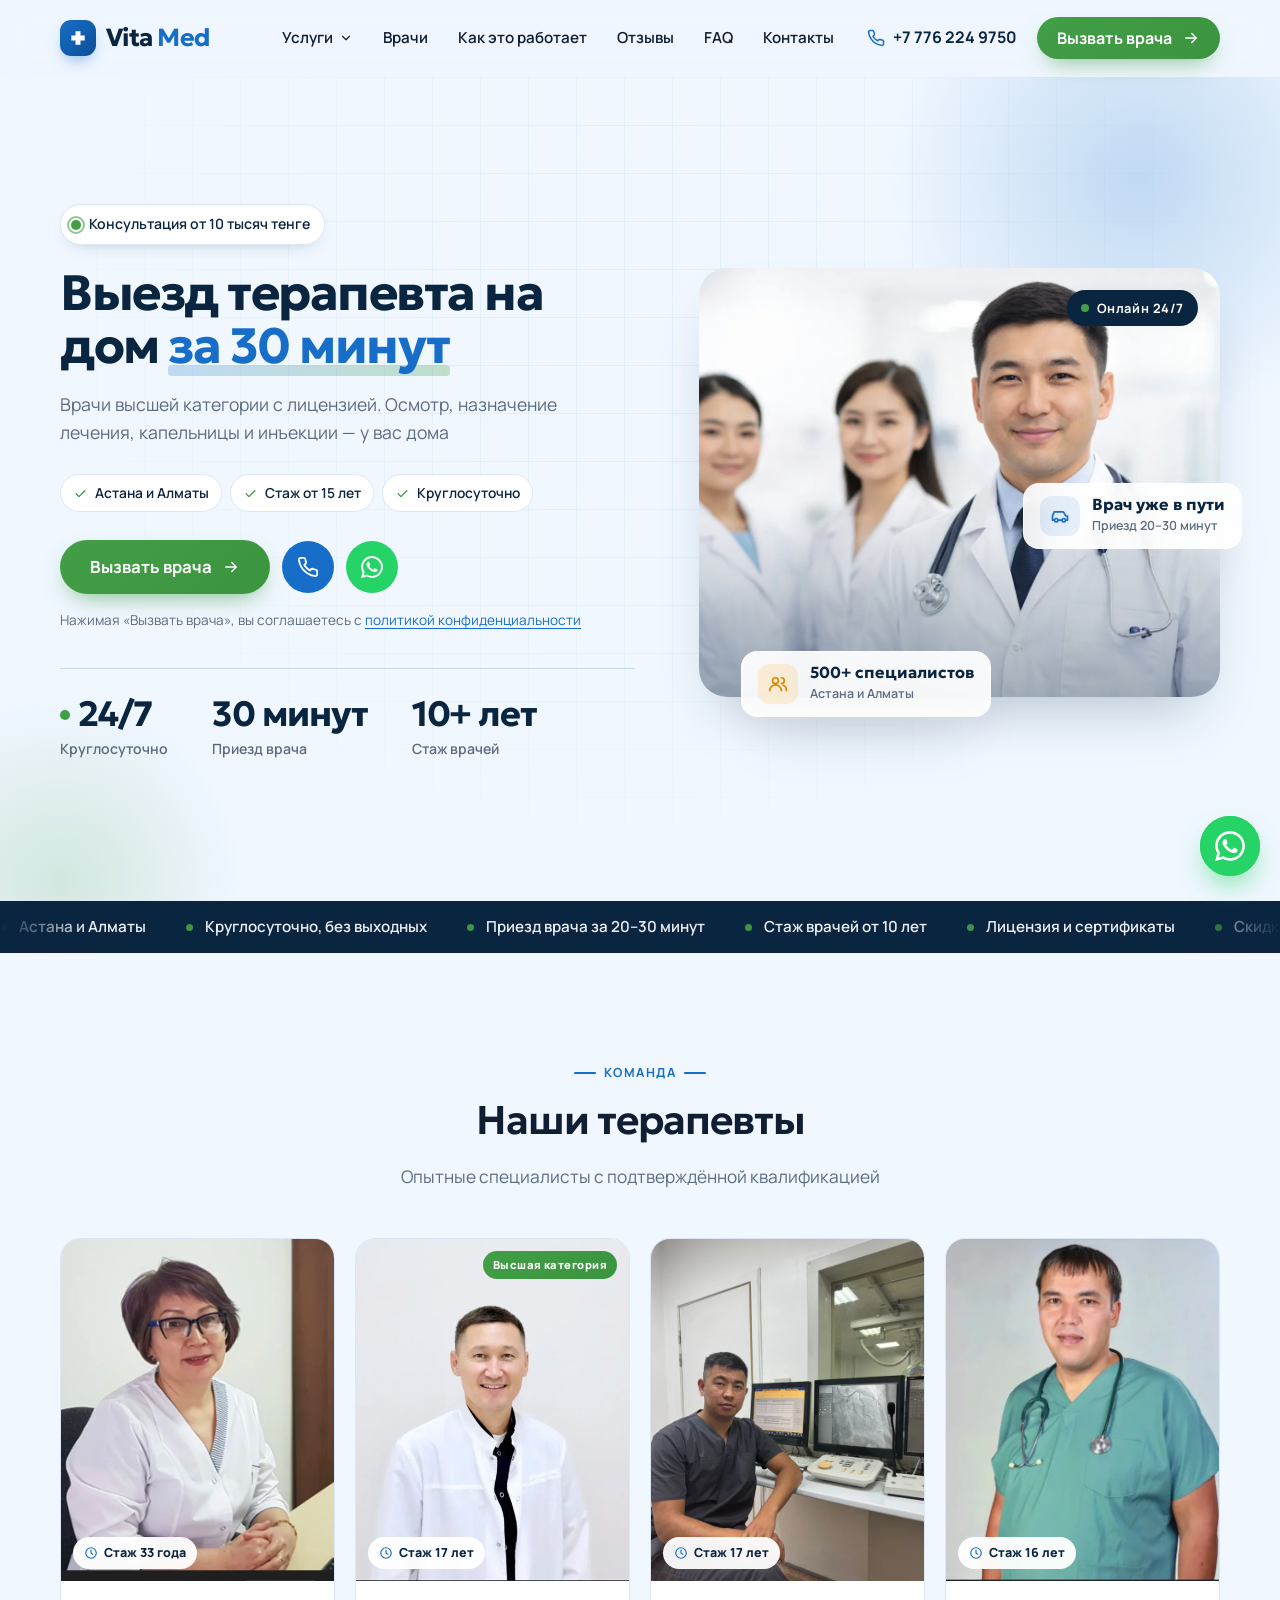
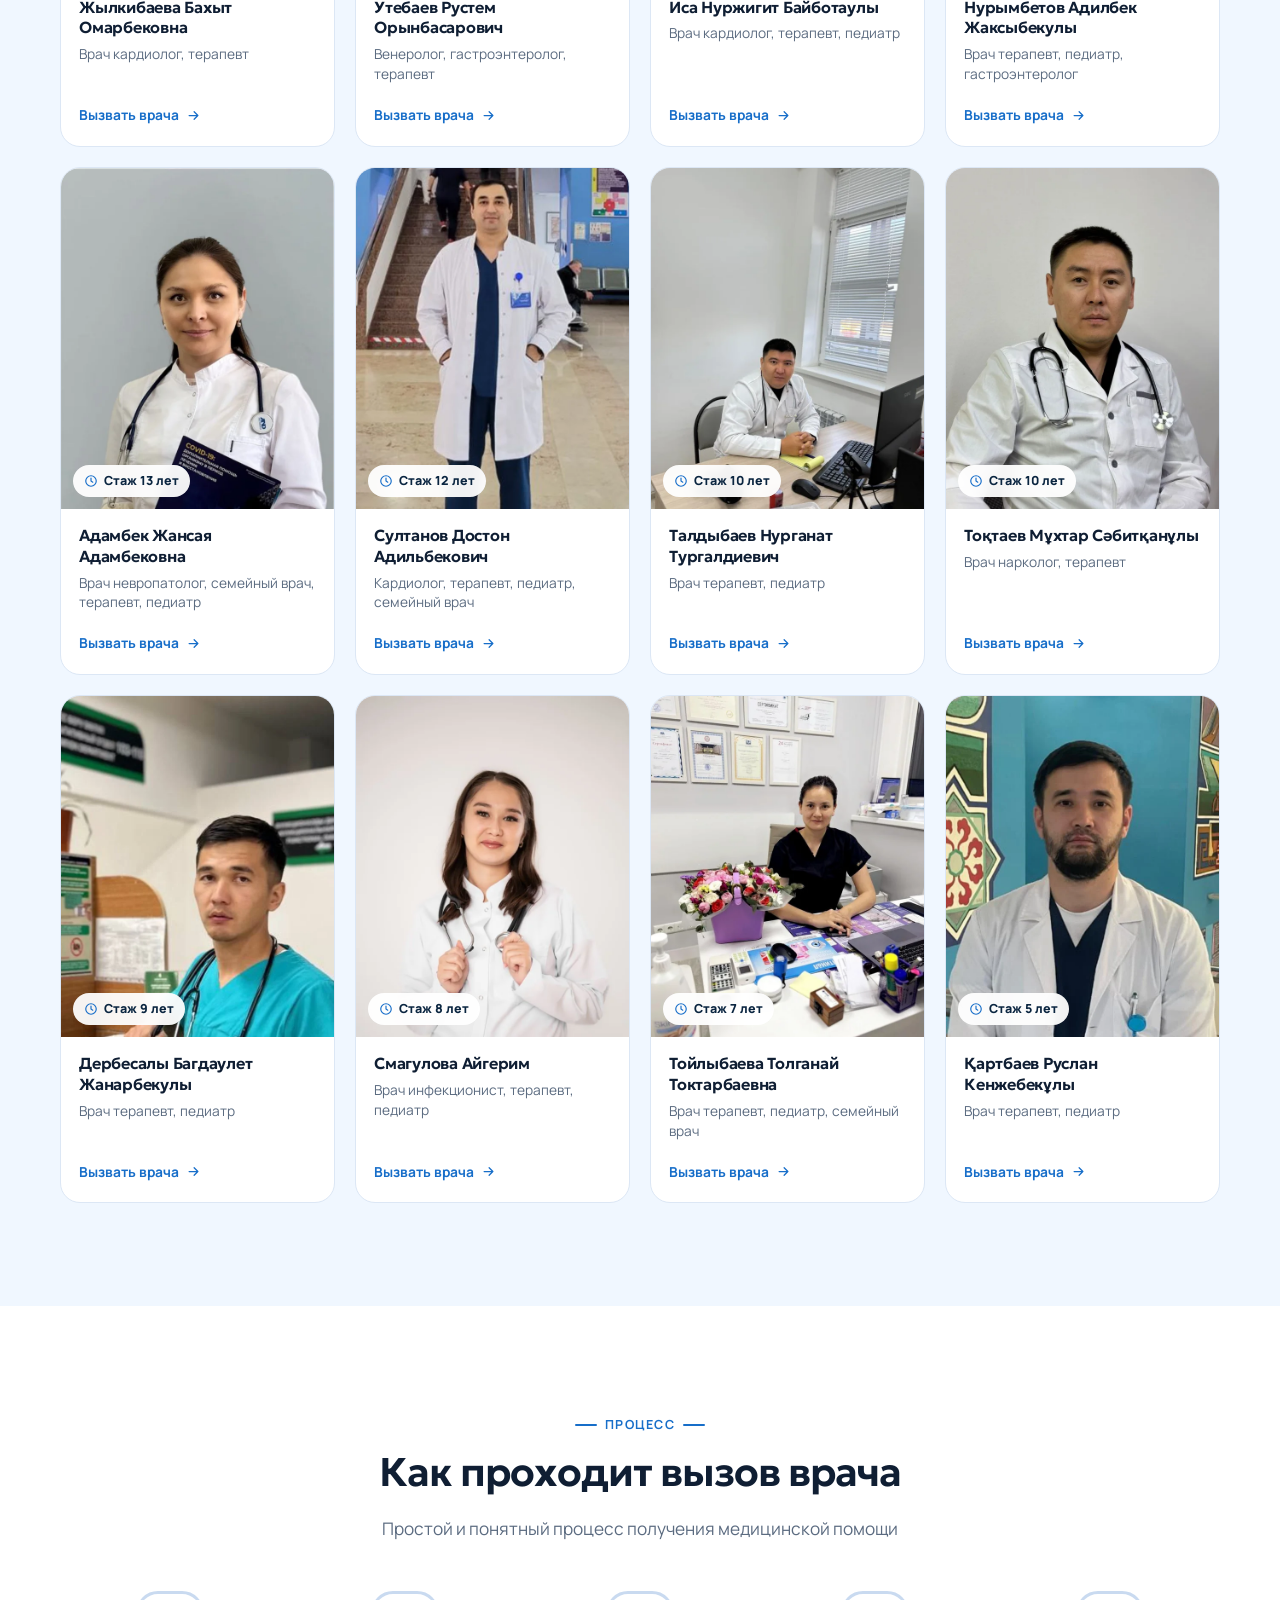
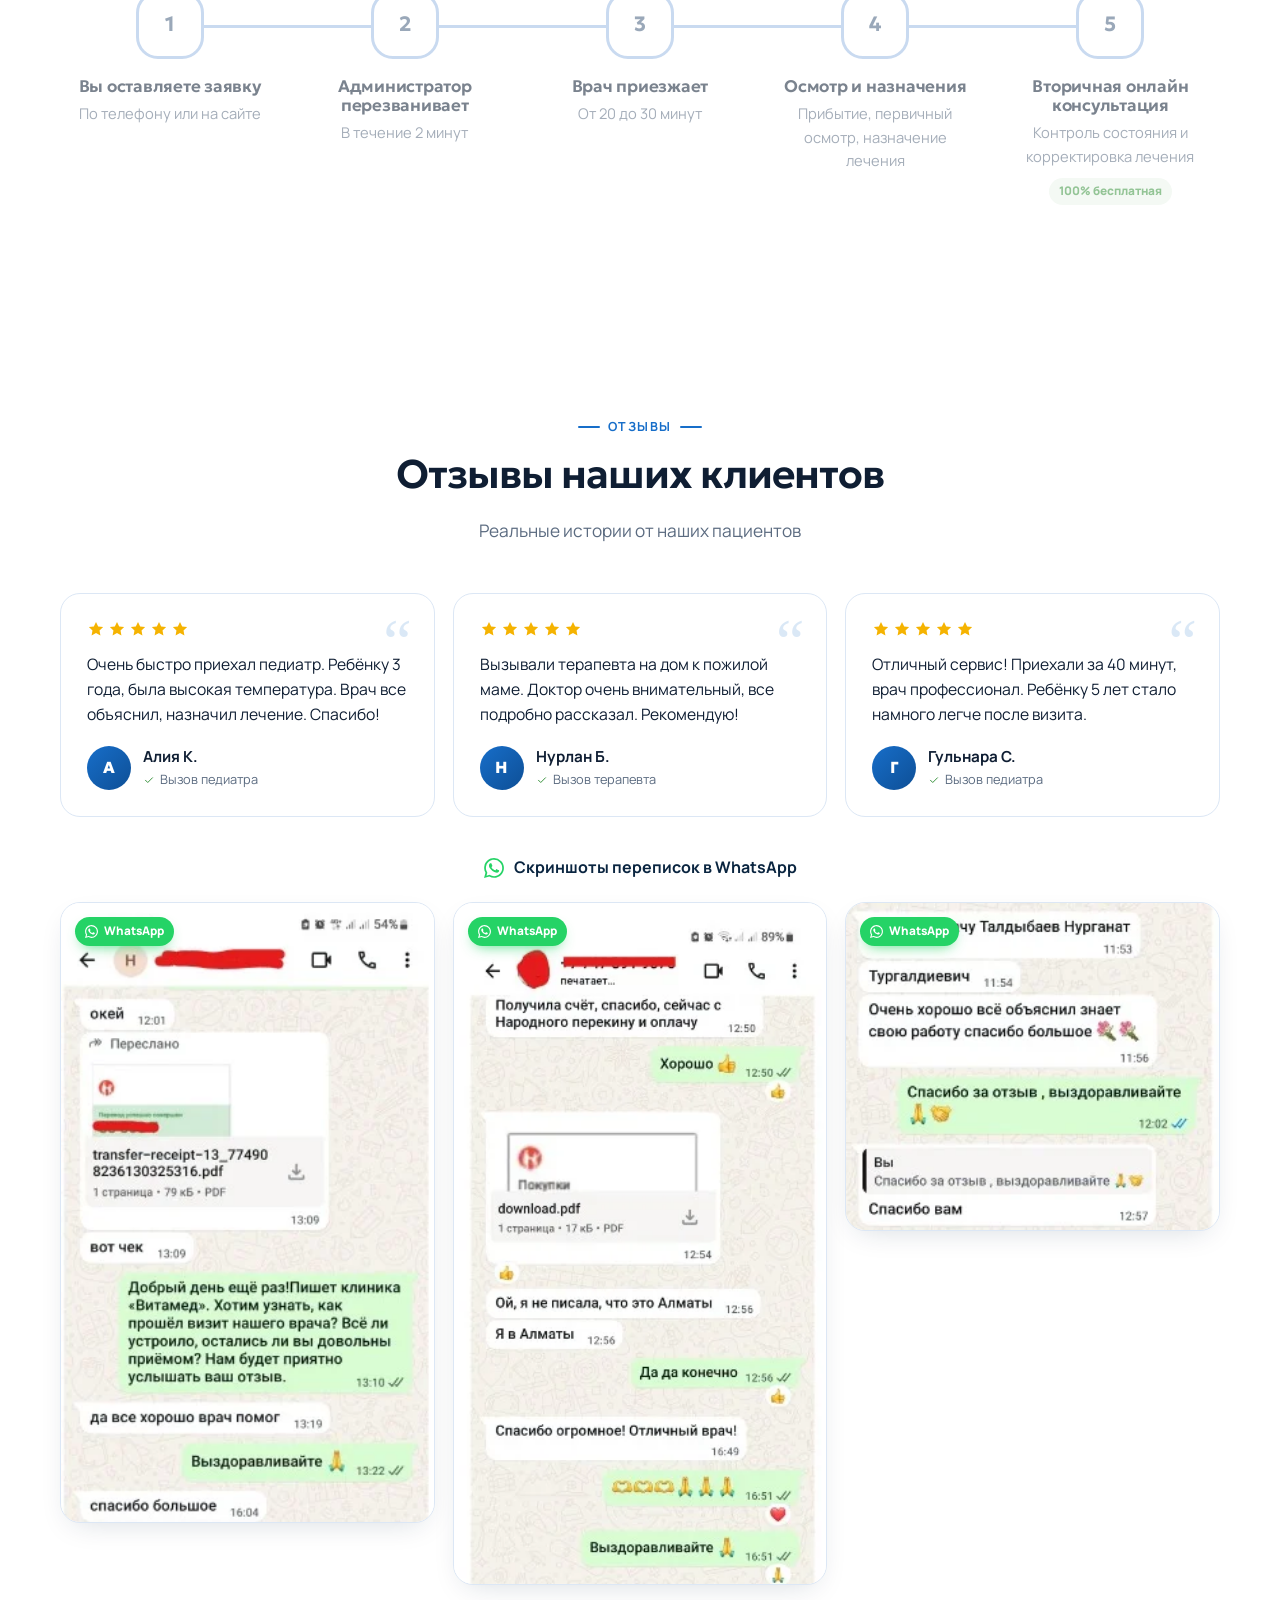
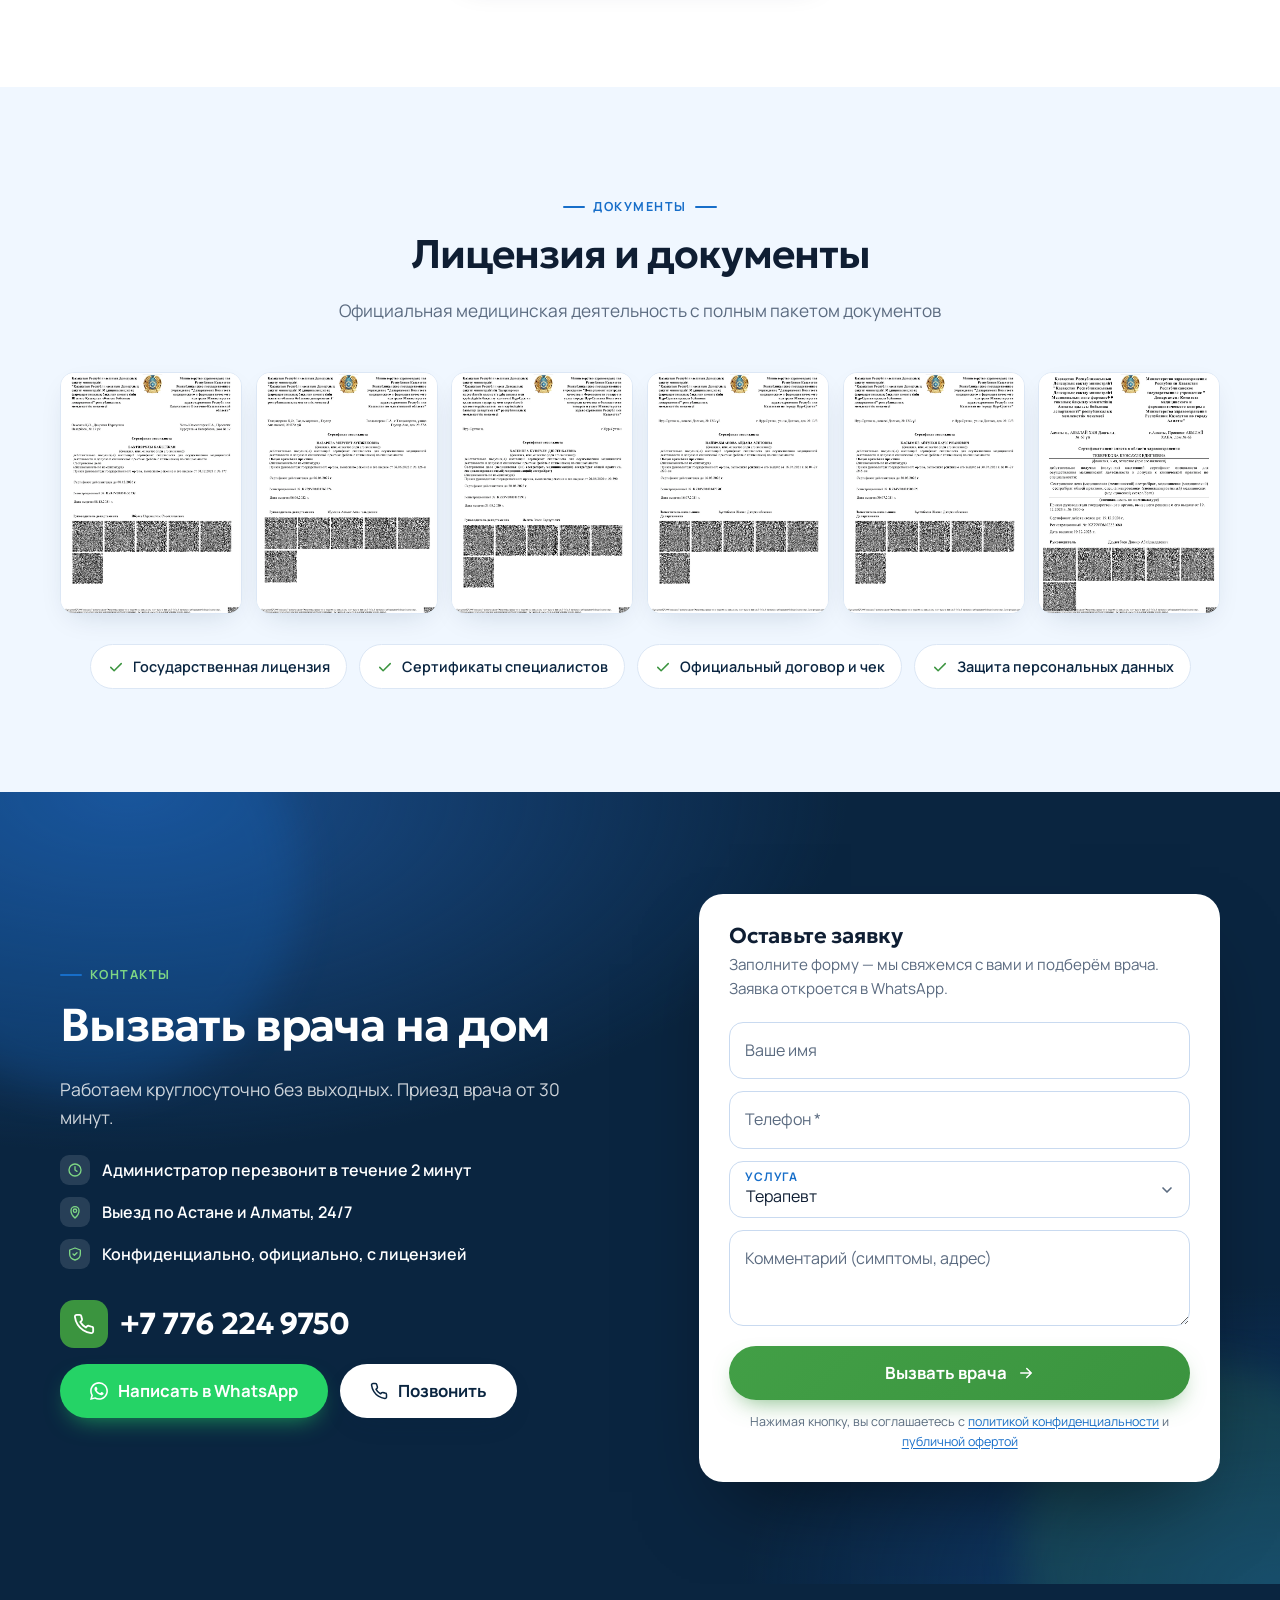
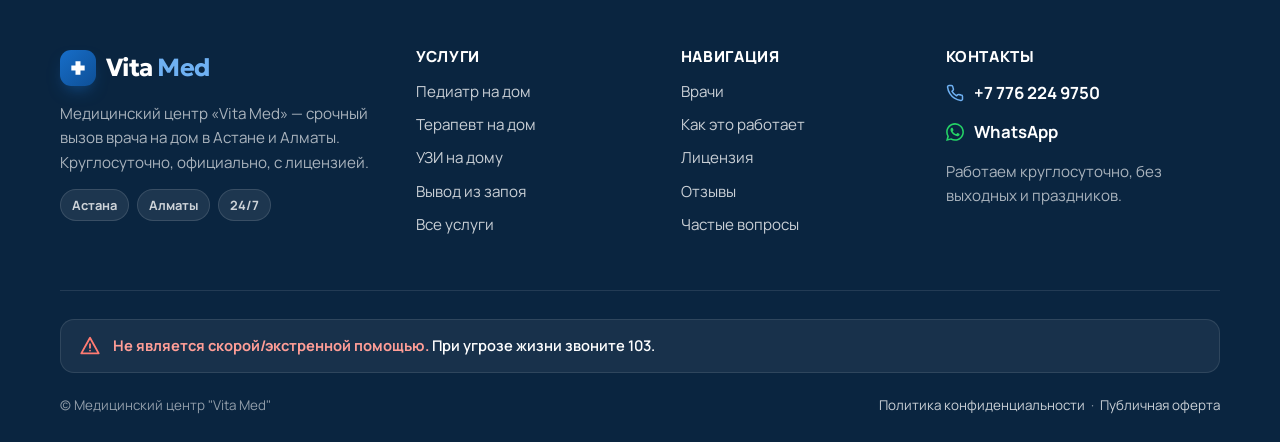
<file: terapevt/index.html>
<!doctype html>
<html lang="ru">
<head>
<meta charset="utf-8">
<meta name="viewport" content="width=device-width, initial-scale=1, viewport-fit=cover">
<title>Выезд терапевт на дом - Vita Med</title>
<meta name="description" content="Выезд терапевта на дом в Астане и Алматы за 30 минут. Врачи высшей категории с лицензией: осмотр, назначение лечения, капельницы. Круглосуточно, без выходных. Звоните: +7 776 224 9750.">
<link rel="canonical" href="https://vita-med.kz/terapevt">
<meta property="og:type" content="website">
<meta property="og:locale" content="ru_RU">
<meta property="og:site_name" content="Vita Med">
<meta property="og:title" content="Выезд терапевт на дом - Vita Med">
<meta property="og:description" content="Выезд терапевта на дом в Астане и Алматы за 30 минут. Врачи высшей категории с лицензией: осмотр, назначение лечения, капельницы. Круглосуточно, без выходных. Звоните: +7 776 224 9750.">
<meta property="og:url" content="https://vita-med.kz/terapevt">
<meta property="og:image" content="https://vita-med.kz/assets/img/og-image.jpg">
<meta property="og:image:width" content="1200">
<meta property="og:image:height" content="630">
<meta name="twitter:card" content="summary_large_image">
<meta name="theme-color" content="#176EC9">
<link rel="icon" type="image/svg+xml" href="../assets/img/favicon.svg">
<link rel="alternate icon" href="../assets/img/favicon.png">
<link rel="apple-touch-icon" href="../assets/img/apple-touch-icon.png">
<link rel="preconnect" href="https://fonts.googleapis.com">
<link rel="preconnect" href="https://fonts.gstatic.com" crossorigin>
<link href="https://fonts.googleapis.com/css2?family=Geologica:wght@500;600;700&family=Manrope:wght@500;600;700;800&display=swap" rel="stylesheet">
<link rel="stylesheet" href="../styles.css">

<!-- Google Tag Manager отключён — конверсии Google Ads идут из lead-capture.js
<script>(function(w,d,s,l,i){w[l]=w[l]||[];w[l].push({'gtm.start':
new Date().getTime(),event:'gtm.js'});var f=d.getElementsByTagName(s)[0],
j=d.createElement(s),dl=l!='dataLayer'?'&l='+l:'';j.async=true;j.src=
'https://www.googletagmanager.com/gtm.js?id='+i+dl;f.parentNode.insertBefore(j,f);
})(window,document,'script','dataLayer','GTM-N9X7V8LB');</script>
End Google Tag Manager -->
</head>
<body>
<!-- Google Tag Manager (noscript) отключён
<noscript><iframe src="https://www.googletagmanager.com/ns.html?id=GTM-N9X7V8LB"
height="0" width="0" style="display:none;visibility:hidden"></iframe></noscript>
End Google Tag Manager (noscript) -->
<div class="progress" aria-hidden="true"><span></span></div>

<header class="header">
  <div class="container">
    <a class="logo" href="../" aria-label="Vita Med — на главную"><span class="mark"><svg viewBox="0 0 24 24" fill="none" aria-hidden="true"><path d="M9 4h6v5h5v6h-5v5H9v-5H4V9h5z" fill="#fff"/></svg></span><span>Vita&nbsp;<b>Med</b></span></a>
    <ul class="nav">
      <li class="has-menu"><button class="drop" type="button" aria-expanded="false" aria-haspopup="true">Услуги <svg class="" viewBox="0 0 24 24" fill="none" stroke="currentColor" stroke-width="2" stroke-linecap="round" stroke-linejoin="round" aria-hidden="true"><path d="m6 9 6 6 6-6"/></svg></button>
        <ul class="menu"><li><a href="../pediatr/"><i><svg class="" viewBox="0 0 24 24" fill="none" stroke="currentColor" stroke-width="2" stroke-linecap="round" stroke-linejoin="round" aria-hidden="true"><circle cx="12" cy="8" r="4"/><path d="M5 21a7 7 0 0 1 14 0"/><path d="M9 8h.01M15 8h.01"/><path d="M10 10.5c.6.6 1.3.8 2 .8s1.4-.2 2-.8"/></svg></i><span>Педиатр на дом<small>Детям с рождения, 0+</small></span></a></li><li><a href="../terapevt/"><i><svg class="" viewBox="0 0 24 24" fill="none" stroke="currentColor" stroke-width="2" stroke-linecap="round" stroke-linejoin="round" aria-hidden="true"><path d="M5 3v6a5 5 0 0 0 10 0V3"/><path d="M4 3h2M14 3h2"/><path d="M10 14v2a5 5 0 0 0 10 0v-1"/><circle cx="20" cy="12" r="2"/></svg></i><span>Терапевт на дом<small>Осмотр, назначения, капельницы</small></span></a></li><li><a href="../uzi/"><i><svg class="" viewBox="0 0 24 24" fill="none" stroke="currentColor" stroke-width="2" stroke-linecap="round" stroke-linejoin="round" aria-hidden="true"><rect x="3" y="4" width="18" height="14" rx="2"/><path d="M12 8c-2 0-3.5 2-3.5 4h7c0-2-1.5-4-3.5-4z"/><path d="M8 21h8"/></svg></i><span>УЗИ на дому<small>УЗИ, УЗДГ, ЭхоКГ с расшифровкой</small></span></a></li><li><a href="../vyvod/"><i><svg class="" viewBox="0 0 24 24" fill="none" stroke="currentColor" stroke-width="2" stroke-linecap="round" stroke-linejoin="round" aria-hidden="true"><path d="M12 3s-6 7-6 11a6 6 0 0 0 12 0c0-4-6-11-6-11z"/><path d="M9.5 15a2.5 2.5 0 0 0 2.5 2.5"/></svg></i><span>Вывод из запоя<small>Анонимно, без постановки на учёт</small></span></a></li><li><a href="../#uslugi"><i><svg class="" viewBox="0 0 24 24" fill="none" stroke="currentColor" stroke-width="2" stroke-linecap="round" stroke-linejoin="round" aria-hidden="true"><path d="M9 3h6v6h6v6h-6v6H9v-6H3V9h6z"/></svg></i><span>Все услуги<small>Невропатолог, хирург, капельницы, психотерапевт</small></span></a></li></ul></li>
      <li><a href="../#vrachi">Врачи</a></li>
      <li><a href="../#kak-eto-rabotaet">Как это работает</a></li>
      <li><a href="../#otzyvy">Отзывы</a></li>
      <li><a href="../#faq">FAQ</a></li>
      <li><a href="../#kontakty">Контакты</a></li>
    </ul>
    <a class="hdr-phone" href="tel:+77762249750"><svg class="" viewBox="0 0 24 24" fill="none" stroke="currentColor" stroke-width="2" stroke-linecap="round" stroke-linejoin="round" aria-hidden="true"><path d="M22 16.9v3a2 2 0 0 1-2.2 2 19.8 19.8 0 0 1-8.6-3.1 19.5 19.5 0 0 1-6-6A19.8 19.8 0 0 1 2.1 4.2 2 2 0 0 1 4.1 2h3a2 2 0 0 1 2 1.7c.1.9.4 1.8.7 2.7a2 2 0 0 1-.5 2.1L8 9.8a16 16 0 0 0 6 6l1.3-1.3a2 2 0 0 1 2.1-.4c.9.3 1.8.6 2.7.7a2 2 0 0 1 1.9 2z"/></svg> <span>+7 776 224 9750</span></a>
    <a class="btn btn-green hdr-cta" href="https://wa.me/77762249750?text=Здравствуйте!%20Хочу%20вызвать%20врача%20на%20дом.">Вызвать врача <svg class="" viewBox="0 0 24 24" fill="none" stroke="currentColor" stroke-width="2" stroke-linecap="round" stroke-linejoin="round" aria-hidden="true"><path d="M5 12h14M13 6l6 6-6 6"/></svg></a>
    <button class="burger" type="button" aria-label="Меню" aria-expanded="false"><span></span><span></span><span></span></button>
  </div>
  <div class="drawer">
    <nav class="drawer-inner" aria-label="Мобильное меню">
      <a href="../#uslugi">Услуги <svg class="" viewBox="0 0 24 24" fill="none" stroke="currentColor" stroke-width="2" stroke-linecap="round" stroke-linejoin="round" aria-hidden="true"><path d="m6 9 6 6 6-6"/></svg></a>
      <div class="sub"><a href="../pediatr/">Педиатр на дом <svg class="" viewBox="0 0 24 24" fill="none" stroke="currentColor" stroke-width="2" stroke-linecap="round" stroke-linejoin="round" aria-hidden="true"><path d="M5 12h14M13 6l6 6-6 6"/></svg></a><a href="../terapevt/">Терапевт на дом <svg class="" viewBox="0 0 24 24" fill="none" stroke="currentColor" stroke-width="2" stroke-linecap="round" stroke-linejoin="round" aria-hidden="true"><path d="M5 12h14M13 6l6 6-6 6"/></svg></a><a href="../uzi/">УЗИ на дому <svg class="" viewBox="0 0 24 24" fill="none" stroke="currentColor" stroke-width="2" stroke-linecap="round" stroke-linejoin="round" aria-hidden="true"><path d="M5 12h14M13 6l6 6-6 6"/></svg></a><a href="../vyvod/">Вывод из запоя <svg class="" viewBox="0 0 24 24" fill="none" stroke="currentColor" stroke-width="2" stroke-linecap="round" stroke-linejoin="round" aria-hidden="true"><path d="M5 12h14M13 6l6 6-6 6"/></svg></a></div>
      <a href="../#vrachi">Врачи <svg class="" viewBox="0 0 24 24" fill="none" stroke="currentColor" stroke-width="2" stroke-linecap="round" stroke-linejoin="round" aria-hidden="true"><path d="M5 12h14M13 6l6 6-6 6"/></svg></a>
      <a href="../#kak-eto-rabotaet">Как это работает <svg class="" viewBox="0 0 24 24" fill="none" stroke="currentColor" stroke-width="2" stroke-linecap="round" stroke-linejoin="round" aria-hidden="true"><path d="M5 12h14M13 6l6 6-6 6"/></svg></a>
      <a href="../#otzyvy">Отзывы <svg class="" viewBox="0 0 24 24" fill="none" stroke="currentColor" stroke-width="2" stroke-linecap="round" stroke-linejoin="round" aria-hidden="true"><path d="M5 12h14M13 6l6 6-6 6"/></svg></a>
      <a href="../#faq">FAQ <svg class="" viewBox="0 0 24 24" fill="none" stroke="currentColor" stroke-width="2" stroke-linecap="round" stroke-linejoin="round" aria-hidden="true"><path d="M5 12h14M13 6l6 6-6 6"/></svg></a>
      <a href="../#kontakty">Контакты <svg class="" viewBox="0 0 24 24" fill="none" stroke="currentColor" stroke-width="2" stroke-linecap="round" stroke-linejoin="round" aria-hidden="true"><path d="M5 12h14M13 6l6 6-6 6"/></svg></a>
      <div class="drawer-cta"><a class="btn btn-blue" href="tel:+77762249750"><svg class="" viewBox="0 0 24 24" fill="none" stroke="currentColor" stroke-width="2" stroke-linecap="round" stroke-linejoin="round" aria-hidden="true"><path d="M22 16.9v3a2 2 0 0 1-2.2 2 19.8 19.8 0 0 1-8.6-3.1 19.5 19.5 0 0 1-6-6A19.8 19.8 0 0 1 2.1 4.2 2 2 0 0 1 4.1 2h3a2 2 0 0 1 2 1.7c.1.9.4 1.8.7 2.7a2 2 0 0 1-.5 2.1L8 9.8a16 16 0 0 0 6 6l1.3-1.3a2 2 0 0 1 2.1-.4c.9.3 1.8.6 2.7.7a2 2 0 0 1 1.9 2z"/></svg> +7 776 224 9750</a><a class="btn btn-wa" href="https://wa.me/77762249750"><svg class="" viewBox="0 0 24 24" fill="none" stroke="currentColor" stroke-width="2" stroke-linecap="round" stroke-linejoin="round" aria-hidden="true"><path fill="currentColor" stroke="none" d="M17.47 14.38c-.3-.15-1.77-.87-2.04-.97-.27-.1-.47-.15-.67.15-.2.3-.77.97-.94 1.17-.17.2-.35.22-.65.07-.3-.15-1.26-.46-2.4-1.48-.89-.79-1.49-1.77-1.66-2.07-.17-.3-.02-.46.13-.61.13-.13.3-.35.45-.52.15-.17.2-.3.3-.5.1-.2.05-.37-.02-.52-.08-.15-.67-1.62-.92-2.22-.24-.58-.49-.5-.67-.51l-.57-.01c-.2 0-.52.07-.8.37-.27.3-1.04 1.02-1.04 2.5 0 1.47 1.07 2.89 1.22 3.09.15.2 2.11 3.22 5.1 4.51.71.31 1.27.49 1.7.63.72.23 1.37.2 1.88.12.58-.09 1.77-.72 2.02-1.42.25-.7.25-1.3.17-1.42-.07-.12-.27-.2-.57-.35M12.05 21.79h-.01a9.8 9.8 0 0 1-4.98-1.36l-.36-.21-3.7.97.99-3.61-.24-.37a9.77 9.77 0 0 1-1.5-5.22c0-5.4 4.4-9.79 9.81-9.79a9.75 9.75 0 0 1 9.79 9.8c0 5.4-4.4 9.79-9.8 9.79m8.33-18.11A11.7 11.7 0 0 0 12.04 0C5.5 0 .16 5.33.16 11.88c0 2.1.55 4.14 1.59 5.94L.06 24l6.33-1.66a11.85 11.85 0 0 0 5.65 1.44h.01c6.54 0 11.87-5.33 11.87-11.88 0-3.18-1.24-6.16-3.49-8.4"/></svg> WhatsApp</a></div>
    </nav>
  </div>
</header>
<section class="hero sub">
  <div class="hero-grid-bg" aria-hidden="true"></div>
  <div class="container">
    <div class="hero-copy">
      <span class="pill"><span class="dot"></span>Консультация от 10 тысяч тенге</span>
      <h1>Выезд терапевта на дом <em>за 30 минут</em></h1>
      <p class="hero-sub">Врачи высшей категории с лицензией. Осмотр, назначение лечения, капельницы и инъекции — у вас дома</p>
      <ul class="hero-tags"><li><svg class="" viewBox="0 0 24 24" fill="none" stroke="currentColor" stroke-width="2" stroke-linecap="round" stroke-linejoin="round" aria-hidden="true"><path d="M5 12.5l4.5 4.5L19 7.5"/></svg> Астана и Алматы</li><li><svg class="" viewBox="0 0 24 24" fill="none" stroke="currentColor" stroke-width="2" stroke-linecap="round" stroke-linejoin="round" aria-hidden="true"><path d="M5 12.5l4.5 4.5L19 7.5"/></svg> Стаж от 15 лет</li><li><svg class="" viewBox="0 0 24 24" fill="none" stroke="currentColor" stroke-width="2" stroke-linecap="round" stroke-linejoin="round" aria-hidden="true"><path d="M5 12.5l4.5 4.5L19 7.5"/></svg> Круглосуточно</li></ul>
      <div class="hero-actions">
        <a class="btn btn-green btn-lg" href="https://wa.me/77762249750?text=Здравствуйте!%20Хочу%20вызвать%20врача%20на%20дом.">Вызвать врача <svg class="" viewBox="0 0 24 24" fill="none" stroke="currentColor" stroke-width="2" stroke-linecap="round" stroke-linejoin="round" aria-hidden="true"><path d="M5 12h14M13 6l6 6-6 6"/></svg></a>
        <a class="btn btn-icon blue" href="tel:+77762249750" aria-label="Позвонить +7 776 224 9750"><svg class="" viewBox="0 0 24 24" fill="none" stroke="currentColor" stroke-width="2" stroke-linecap="round" stroke-linejoin="round" aria-hidden="true"><path d="M22 16.9v3a2 2 0 0 1-2.2 2 19.8 19.8 0 0 1-8.6-3.1 19.5 19.5 0 0 1-6-6A19.8 19.8 0 0 1 2.1 4.2 2 2 0 0 1 4.1 2h3a2 2 0 0 1 2 1.7c.1.9.4 1.8.7 2.7a2 2 0 0 1-.5 2.1L8 9.8a16 16 0 0 0 6 6l1.3-1.3a2 2 0 0 1 2.1-.4c.9.3 1.8.6 2.7.7a2 2 0 0 1 1.9 2z"/></svg></a>
        <a class="btn btn-icon wa" href="https://wa.me/77762249750" aria-label="Написать в WhatsApp"><svg class="" viewBox="0 0 24 24" fill="none" stroke="currentColor" stroke-width="2" stroke-linecap="round" stroke-linejoin="round" aria-hidden="true"><path fill="currentColor" stroke="none" d="M17.47 14.38c-.3-.15-1.77-.87-2.04-.97-.27-.1-.47-.15-.67.15-.2.3-.77.97-.94 1.17-.17.2-.35.22-.65.07-.3-.15-1.26-.46-2.4-1.48-.89-.79-1.49-1.77-1.66-2.07-.17-.3-.02-.46.13-.61.13-.13.3-.35.45-.52.15-.17.2-.3.3-.5.1-.2.05-.37-.02-.52-.08-.15-.67-1.62-.92-2.22-.24-.58-.49-.5-.67-.51l-.57-.01c-.2 0-.52.07-.8.37-.27.3-1.04 1.02-1.04 2.5 0 1.47 1.07 2.89 1.22 3.09.15.2 2.11 3.22 5.1 4.51.71.31 1.27.49 1.7.63.72.23 1.37.2 1.88.12.58-.09 1.77-.72 2.02-1.42.25-.7.25-1.3.17-1.42-.07-.12-.27-.2-.57-.35M12.05 21.79h-.01a9.8 9.8 0 0 1-4.98-1.36l-.36-.21-3.7.97.99-3.61-.24-.37a9.77 9.77 0 0 1-1.5-5.22c0-5.4 4.4-9.79 9.81-9.79a9.75 9.75 0 0 1 9.79 9.8c0 5.4-4.4 9.79-9.8 9.79m8.33-18.11A11.7 11.7 0 0 0 12.04 0C5.5 0 .16 5.33.16 11.88c0 2.1.55 4.14 1.59 5.94L.06 24l6.33-1.66a11.85 11.85 0 0 0 5.65 1.44h.01c6.54 0 11.87-5.33 11.87-11.88 0-3.18-1.24-6.16-3.49-8.4"/></svg></a>
      </div>
      <p class="hero-note">Нажимая «Вызвать врача», вы соглашаетесь с <a href="../privacy-policy/">политикой конфиденциальности</a></p>
      <div class="stats">
  <div class="stat"><b class="live"><i></i>24/7</b><span>Круглосуточно</span></div>
  <div class="stat"><b><span data-count="30"></span> минут</b><span>Приезд врача</span></div>
  <div class="stat"><b><span data-count="10" data-suffix="+"></span> лет</b><span>Стаж врачей</span></div>
</div>
    </div>
    <div class="hero-visual">
      <div class="hero-photo"><img src="../assets/img/hero-team.webp" alt="Терапевты Vita Med — выезд на дом" width="1200" height="990" fetchpriority="high"><span class="hero-badge"><i></i>Онлайн 24/7</span></div>
      <div class="fcard f2"><i><svg class="" viewBox="0 0 24 24" fill="none" stroke="currentColor" stroke-width="2" stroke-linecap="round" stroke-linejoin="round" aria-hidden="true"><path d="M5 17h-2v-5l2-5h11l3 5h2v5h-2"/><circle cx="7.5" cy="17" r="2"/><circle cx="16.5" cy="17" r="2"/><path d="M9.5 17h5"/></svg></i><div><b>Врач уже в пути</b><small>Приезд 20–30 минут</small></div></div><div class="fcard f3"><i><svg class="" viewBox="0 0 24 24" fill="none" stroke="currentColor" stroke-width="2" stroke-linecap="round" stroke-linejoin="round" aria-hidden="true"><circle cx="9" cy="8" r="3.5"/><path d="M2 20a7 7 0 0 1 14 0"/><path d="M16 4.5a3.5 3.5 0 0 1 0 7"/><path d="M18 13.5a6 6 0 0 1 4 6.5"/></svg></i><div><b>500+ специалистов</b><small>Астана и Алматы</small></div></div>
    </div>
  </div>
  <div class="hero-scroll" aria-hidden="true"></div>
</section><div class="strip" aria-hidden="true"><div class="marquee"><ul><li>Астана и Алматы</li><li>Круглосуточно, без выходных</li><li>Приезд врача за 20–30 минут</li><li>Стаж врачей от 10 лет</li><li>Лицензия и сертификаты</li><li>Скидка 15% пенсионерам и инвалидам</li><li>Бесплатная повторная онлайн-консультация</li><li>Анонимно и конфиденциально</li></ul><ul><li>Астана и Алматы</li><li>Круглосуточно, без выходных</li><li>Приезд врача за 20–30 минут</li><li>Стаж врачей от 10 лет</li><li>Лицензия и сертификаты</li><li>Скидка 15% пенсионерам и инвалидам</li><li>Бесплатная повторная онлайн-консультация</li><li>Анонимно и конфиденциально</li></ul></div></div>
<section class="sec" id="vrachi">
  <div class="container">
    <div class="sec-head reveal"><span class="eyebrow">Команда</span><h2>Наши терапевты</h2><p>Опытные специалисты с подтверждённой квалификацией</p></div>
    
    <div class="doctors stagger" data-limit="99"><article class="doc" data-tags="terapevt kardiolog" style="--d:0.0s"><div class="ph"><img src="../assets/doctors/zhylkibaeva.webp" alt="Жылкибаева Бахыт Омарбековна — Врач кардиолог, терапевт" width="640" height="800" loading="lazy"><span class="exp"><svg class="" viewBox="0 0 24 24" fill="none" stroke="currentColor" stroke-width="2" stroke-linecap="round" stroke-linejoin="round" aria-hidden="true"><circle cx="12" cy="12" r="9"/><path d="M12 7v5l3 2"/></svg> Стаж 33 года</span></div><div class="body"><h3>Жылкибаева Бахыт Омарбековна</h3><p class="spec">Врач кардиолог, терапевт</p><div class="act"><a href="https://wa.me/77762249750?text=Здравствуйте!%20Хочу%20вызвать%20врача:%20Жылкибаева%20Бахыт%20Омарбековна" data-service="Врач кардиолог">Вызвать врача <svg class="" viewBox="0 0 24 24" fill="none" stroke="currentColor" stroke-width="2" stroke-linecap="round" stroke-linejoin="round" aria-hidden="true"><path d="M5 12h14M13 6l6 6-6 6"/></svg></a></div></div></article><article class="doc" data-tags="terapevt" style="--d:0.05s"><div class="ph"><img src="../assets/doctors/utebaev.webp" alt="Утебаев Рустем Орынбасарович — Венеролог, гастроэнтеролог, терапевт" width="640" height="800" loading="lazy"><span class="exp"><svg class="" viewBox="0 0 24 24" fill="none" stroke="currentColor" stroke-width="2" stroke-linecap="round" stroke-linejoin="round" aria-hidden="true"><circle cx="12" cy="12" r="9"/><path d="M12 7v5l3 2"/></svg> Стаж 17 лет</span><span class="cat">Высшая категория</span></div><div class="body"><h3>Утебаев Рустем Орынбасарович</h3><p class="spec">Венеролог, гастроэнтеролог, терапевт</p><div class="act"><a href="https://wa.me/77762249750?text=Здравствуйте!%20Хочу%20вызвать%20врача:%20Утебаев%20Рустем%20Орынбасарович" data-service="Венеролог">Вызвать врача <svg class="" viewBox="0 0 24 24" fill="none" stroke="currentColor" stroke-width="2" stroke-linecap="round" stroke-linejoin="round" aria-hidden="true"><path d="M5 12h14M13 6l6 6-6 6"/></svg></a></div></div></article><article class="doc" data-tags="terapevt pediatr kardiolog" style="--d:0.1s"><div class="ph"><img src="../assets/doctors/isa.webp" alt="Иса Нуржигит Байботаулы — Врач кардиолог, терапевт, педиатр" width="640" height="800" loading="lazy"><span class="exp"><svg class="" viewBox="0 0 24 24" fill="none" stroke="currentColor" stroke-width="2" stroke-linecap="round" stroke-linejoin="round" aria-hidden="true"><circle cx="12" cy="12" r="9"/><path d="M12 7v5l3 2"/></svg> Стаж 17 лет</span></div><div class="body"><h3>Иса Нуржигит Байботаулы</h3><p class="spec">Врач кардиолог, терапевт, педиатр</p><div class="act"><a href="https://wa.me/77762249750?text=Здравствуйте!%20Хочу%20вызвать%20врача:%20Иса%20Нуржигит%20Байботаулы" data-service="Врач кардиолог">Вызвать врача <svg class="" viewBox="0 0 24 24" fill="none" stroke="currentColor" stroke-width="2" stroke-linecap="round" stroke-linejoin="round" aria-hidden="true"><path d="M5 12h14M13 6l6 6-6 6"/></svg></a></div></div></article><article class="doc" data-tags="terapevt pediatr" style="--d:0.15000000000000002s"><div class="ph"><img src="../assets/doctors/nurymbetov.webp" alt="Нурымбетов Адилбек Жаксыбекулы — Врач терапевт, педиатр, гастроэнтеролог" width="640" height="800" loading="lazy"><span class="exp"><svg class="" viewBox="0 0 24 24" fill="none" stroke="currentColor" stroke-width="2" stroke-linecap="round" stroke-linejoin="round" aria-hidden="true"><circle cx="12" cy="12" r="9"/><path d="M12 7v5l3 2"/></svg> Стаж 16 лет</span></div><div class="body"><h3>Нурымбетов Адилбек Жаксыбекулы</h3><p class="spec">Врач терапевт, педиатр, гастроэнтеролог</p><div class="act"><a href="https://wa.me/77762249750?text=Здравствуйте!%20Хочу%20вызвать%20врача:%20Нурымбетов%20Адилбек%20Жаксыбекулы" data-service="Врач терапевт">Вызвать врача <svg class="" viewBox="0 0 24 24" fill="none" stroke="currentColor" stroke-width="2" stroke-linecap="round" stroke-linejoin="round" aria-hidden="true"><path d="M5 12h14M13 6l6 6-6 6"/></svg></a></div></div></article><article class="doc" data-tags="terapevt pediatr nevrolog" style="--d:0.2s"><div class="ph"><img src="../assets/doctors/adambek.webp" alt="Адамбек Жансая Адамбековна — Врач невропатолог, семейный врач, терапевт, педиатр" width="640" height="800" loading="lazy"><span class="exp"><svg class="" viewBox="0 0 24 24" fill="none" stroke="currentColor" stroke-width="2" stroke-linecap="round" stroke-linejoin="round" aria-hidden="true"><circle cx="12" cy="12" r="9"/><path d="M12 7v5l3 2"/></svg> Стаж 13 лет</span></div><div class="body"><h3>Адамбек Жансая Адамбековна</h3><p class="spec">Врач невропатолог, семейный врач, терапевт, педиатр</p><div class="act"><a href="https://wa.me/77762249750?text=Здравствуйте!%20Хочу%20вызвать%20врача:%20Адамбек%20Жансая%20Адамбековна" data-service="Врач невропатолог">Вызвать врача <svg class="" viewBox="0 0 24 24" fill="none" stroke="currentColor" stroke-width="2" stroke-linecap="round" stroke-linejoin="round" aria-hidden="true"><path d="M5 12h14M13 6l6 6-6 6"/></svg></a></div></div></article><article class="doc" data-tags="terapevt pediatr kardiolog" style="--d:0.25s"><div class="ph"><img src="../assets/doctors/sultanov.webp" alt="Султанов Достон Адильбекович — Кардиолог, терапевт, педиатр, семейный врач" width="640" height="800" loading="lazy"><span class="exp"><svg class="" viewBox="0 0 24 24" fill="none" stroke="currentColor" stroke-width="2" stroke-linecap="round" stroke-linejoin="round" aria-hidden="true"><circle cx="12" cy="12" r="9"/><path d="M12 7v5l3 2"/></svg> Стаж 12 лет</span></div><div class="body"><h3>Султанов Достон Адильбекович</h3><p class="spec">Кардиолог, терапевт, педиатр, семейный врач</p><div class="act"><a href="https://wa.me/77762249750?text=Здравствуйте!%20Хочу%20вызвать%20врача:%20Султанов%20Достон%20Адильбекович" data-service="Кардиолог">Вызвать врача <svg class="" viewBox="0 0 24 24" fill="none" stroke="currentColor" stroke-width="2" stroke-linecap="round" stroke-linejoin="round" aria-hidden="true"><path d="M5 12h14M13 6l6 6-6 6"/></svg></a></div></div></article><article class="doc" data-tags="terapevt pediatr" style="--d:0.30000000000000004s"><div class="ph"><img src="../assets/doctors/taldybaev.webp" alt="Талдыбаев Нурганат Тургалдиевич — Врач терапевт, педиатр" width="640" height="800" loading="lazy"><span class="exp"><svg class="" viewBox="0 0 24 24" fill="none" stroke="currentColor" stroke-width="2" stroke-linecap="round" stroke-linejoin="round" aria-hidden="true"><circle cx="12" cy="12" r="9"/><path d="M12 7v5l3 2"/></svg> Стаж 10 лет</span></div><div class="body"><h3>Талдыбаев Нурганат Тургалдиевич</h3><p class="spec">Врач терапевт, педиатр</p><div class="act"><a href="https://wa.me/77762249750?text=Здравствуйте!%20Хочу%20вызвать%20врача:%20Талдыбаев%20Нурганат%20Тургалдиевич" data-service="Врач терапевт">Вызвать врача <svg class="" viewBox="0 0 24 24" fill="none" stroke="currentColor" stroke-width="2" stroke-linecap="round" stroke-linejoin="round" aria-hidden="true"><path d="M5 12h14M13 6l6 6-6 6"/></svg></a></div></div></article><article class="doc" data-tags="terapevt narkolog" style="--d:0.35000000000000003s"><div class="ph"><img src="../assets/doctors/toktaev.webp" alt="Тоқтаев Мұхтар Сәбитқанұлы — Врач нарколог, терапевт" width="640" height="800" loading="lazy"><span class="exp"><svg class="" viewBox="0 0 24 24" fill="none" stroke="currentColor" stroke-width="2" stroke-linecap="round" stroke-linejoin="round" aria-hidden="true"><circle cx="12" cy="12" r="9"/><path d="M12 7v5l3 2"/></svg> Стаж 10 лет</span></div><div class="body"><h3>Тоқтаев Мұхтар Сәбитқанұлы</h3><p class="spec">Врач нарколог, терапевт</p><div class="act"><a href="https://wa.me/77762249750?text=Здравствуйте!%20Хочу%20вызвать%20врача:%20Тоқтаев%20Мұхтар%20Сәбитқанұлы" data-service="Врач нарколог">Вызвать врача <svg class="" viewBox="0 0 24 24" fill="none" stroke="currentColor" stroke-width="2" stroke-linecap="round" stroke-linejoin="round" aria-hidden="true"><path d="M5 12h14M13 6l6 6-6 6"/></svg></a></div></div></article><article class="doc" data-tags="terapevt pediatr" style="--d:0.4s"><div class="ph"><img src="../assets/doctors/derbesaly.webp" alt="Дербесалы Багдаулет Жанарбекулы — Врач терапевт, педиатр" width="640" height="800" loading="lazy"><span class="exp"><svg class="" viewBox="0 0 24 24" fill="none" stroke="currentColor" stroke-width="2" stroke-linecap="round" stroke-linejoin="round" aria-hidden="true"><circle cx="12" cy="12" r="9"/><path d="M12 7v5l3 2"/></svg> Стаж 9 лет</span></div><div class="body"><h3>Дербесалы Багдаулет Жанарбекулы</h3><p class="spec">Врач терапевт, педиатр</p><div class="act"><a href="https://wa.me/77762249750?text=Здравствуйте!%20Хочу%20вызвать%20врача:%20Дербесалы%20Багдаулет%20Жанарбекулы" data-service="Врач терапевт">Вызвать врача <svg class="" viewBox="0 0 24 24" fill="none" stroke="currentColor" stroke-width="2" stroke-linecap="round" stroke-linejoin="round" aria-hidden="true"><path d="M5 12h14M13 6l6 6-6 6"/></svg></a></div></div></article><article class="doc" data-tags="terapevt pediatr" style="--d:0.4s"><div class="ph"><img src="../assets/doctors/smagulova.webp" alt="Смагулова Айгерим — Врач инфекционист, терапевт, педиатр" width="640" height="800" loading="lazy"><span class="exp"><svg class="" viewBox="0 0 24 24" fill="none" stroke="currentColor" stroke-width="2" stroke-linecap="round" stroke-linejoin="round" aria-hidden="true"><circle cx="12" cy="12" r="9"/><path d="M12 7v5l3 2"/></svg> Стаж 8 лет</span></div><div class="body"><h3>Смагулова Айгерим</h3><p class="spec">Врач инфекционист, терапевт, педиатр</p><div class="act"><a href="https://wa.me/77762249750?text=Здравствуйте!%20Хочу%20вызвать%20врача:%20Смагулова%20Айгерим" data-service="Врач инфекционист">Вызвать врача <svg class="" viewBox="0 0 24 24" fill="none" stroke="currentColor" stroke-width="2" stroke-linecap="round" stroke-linejoin="round" aria-hidden="true"><path d="M5 12h14M13 6l6 6-6 6"/></svg></a></div></div></article><article class="doc" data-tags="terapevt pediatr" style="--d:0.4s"><div class="ph"><img src="../assets/doctors/toilybaeva.webp" alt="Тойлыбаева Толганай Токтарбаевна — Врач терапевт, педиатр, семейный врач" width="640" height="800" loading="lazy"><span class="exp"><svg class="" viewBox="0 0 24 24" fill="none" stroke="currentColor" stroke-width="2" stroke-linecap="round" stroke-linejoin="round" aria-hidden="true"><circle cx="12" cy="12" r="9"/><path d="M12 7v5l3 2"/></svg> Стаж 7 лет</span></div><div class="body"><h3>Тойлыбаева Толганай Токтарбаевна</h3><p class="spec">Врач терапевт, педиатр, семейный врач</p><div class="act"><a href="https://wa.me/77762249750?text=Здравствуйте!%20Хочу%20вызвать%20врача:%20Тойлыбаева%20Толганай%20Токтарбаевна" data-service="Врач терапевт">Вызвать врача <svg class="" viewBox="0 0 24 24" fill="none" stroke="currentColor" stroke-width="2" stroke-linecap="round" stroke-linejoin="round" aria-hidden="true"><path d="M5 12h14M13 6l6 6-6 6"/></svg></a></div></div></article><article class="doc" data-tags="terapevt pediatr" style="--d:0.4s"><div class="ph"><img src="../assets/doctors/kartbaev.webp" alt="Қартбаев Руслан Кенжебекұлы — Врач терапевт, педиатр" width="640" height="800" loading="lazy"><span class="exp"><svg class="" viewBox="0 0 24 24" fill="none" stroke="currentColor" stroke-width="2" stroke-linecap="round" stroke-linejoin="round" aria-hidden="true"><circle cx="12" cy="12" r="9"/><path d="M12 7v5l3 2"/></svg> Стаж 5 лет</span></div><div class="body"><h3>Қартбаев Руслан Кенжебекұлы</h3><p class="spec">Врач терапевт, педиатр</p><div class="act"><a href="https://wa.me/77762249750?text=Здравствуйте!%20Хочу%20вызвать%20врача:%20Қартбаев%20Руслан%20Кенжебекұлы" data-service="Врач терапевт">Вызвать врача <svg class="" viewBox="0 0 24 24" fill="none" stroke="currentColor" stroke-width="2" stroke-linecap="round" stroke-linejoin="round" aria-hidden="true"><path d="M5 12h14M13 6l6 6-6 6"/></svg></a></div></div></article></div>
    
  </div>
</section>
<section class="sec sec-alt" id="kak-eto-rabotaet">
  <div class="container">
    <div class="sec-head reveal"><span class="eyebrow">Процесс</span><h2>Как проходит вызов врача</h2><p>Простой и понятный процесс получения медицинской помощи</p></div>
    <div class="steps"><div class="step"><div class="n">1</div><div class="txt"><h3>Вы оставляете заявку</h3><p>По телефону или на сайте</p></div></div><div class="step"><div class="n">2</div><div class="txt"><h3>Администратор перезванивает</h3><p>В течение 2 минут</p></div></div><div class="step"><div class="n">3</div><div class="txt"><h3>Врач приезжает</h3><p>От 20 до 30 минут</p></div></div><div class="step"><div class="n">4</div><div class="txt"><h3>Осмотр и назначения</h3><p>Прибытие, первичный осмотр, назначение лечения</p></div></div><div class="step"><div class="n">5</div><div class="txt"><h3>Вторичная онлайн консультация</h3><p>Контроль состояния и корректировка лечения</p><span class="badge">100% бесплатная</span></div></div></div>
  </div>
</section>
<section class="sec sec-alt" id="otzyvy">
  <div class="container">
    <div class="sec-head reveal"><span class="eyebrow">Отзывы</span><h2>Отзывы наших клиентов</h2><p>Реальные истории от наших пациентов</p></div>
    <div class="reviews stagger"><article class="rev"><span class="q">“</span><div class="stars" aria-label="5 из 5"><svg viewBox="0 0 24 24" fill="currentColor" aria-hidden="true"><path d="m12 2.5 2.9 6 6.6.9-4.8 4.6 1.2 6.5L12 17.4 6.1 20.5l1.2-6.5L2.5 9.4l6.6-.9z"/></svg><svg viewBox="0 0 24 24" fill="currentColor" aria-hidden="true"><path d="m12 2.5 2.9 6 6.6.9-4.8 4.6 1.2 6.5L12 17.4 6.1 20.5l1.2-6.5L2.5 9.4l6.6-.9z"/></svg><svg viewBox="0 0 24 24" fill="currentColor" aria-hidden="true"><path d="m12 2.5 2.9 6 6.6.9-4.8 4.6 1.2 6.5L12 17.4 6.1 20.5l1.2-6.5L2.5 9.4l6.6-.9z"/></svg><svg viewBox="0 0 24 24" fill="currentColor" aria-hidden="true"><path d="m12 2.5 2.9 6 6.6.9-4.8 4.6 1.2 6.5L12 17.4 6.1 20.5l1.2-6.5L2.5 9.4l6.6-.9z"/></svg><svg viewBox="0 0 24 24" fill="currentColor" aria-hidden="true"><path d="m12 2.5 2.9 6 6.6.9-4.8 4.6 1.2 6.5L12 17.4 6.1 20.5l1.2-6.5L2.5 9.4l6.6-.9z"/></svg></div><p>Очень быстро приехал педиатр. Ребёнку 3 года, была высокая температура. Врач все объяснил, назначил лечение. Спасибо!</p><div class="who"><i>А</i><div><b>Алия К.</b><small><svg class="" viewBox="0 0 24 24" fill="none" stroke="currentColor" stroke-width="2" stroke-linecap="round" stroke-linejoin="round" aria-hidden="true"><path d="M5 12.5l4.5 4.5L19 7.5"/></svg> Вызов педиатра</small></div></div></article><article class="rev"><span class="q">“</span><div class="stars" aria-label="5 из 5"><svg viewBox="0 0 24 24" fill="currentColor" aria-hidden="true"><path d="m12 2.5 2.9 6 6.6.9-4.8 4.6 1.2 6.5L12 17.4 6.1 20.5l1.2-6.5L2.5 9.4l6.6-.9z"/></svg><svg viewBox="0 0 24 24" fill="currentColor" aria-hidden="true"><path d="m12 2.5 2.9 6 6.6.9-4.8 4.6 1.2 6.5L12 17.4 6.1 20.5l1.2-6.5L2.5 9.4l6.6-.9z"/></svg><svg viewBox="0 0 24 24" fill="currentColor" aria-hidden="true"><path d="m12 2.5 2.9 6 6.6.9-4.8 4.6 1.2 6.5L12 17.4 6.1 20.5l1.2-6.5L2.5 9.4l6.6-.9z"/></svg><svg viewBox="0 0 24 24" fill="currentColor" aria-hidden="true"><path d="m12 2.5 2.9 6 6.6.9-4.8 4.6 1.2 6.5L12 17.4 6.1 20.5l1.2-6.5L2.5 9.4l6.6-.9z"/></svg><svg viewBox="0 0 24 24" fill="currentColor" aria-hidden="true"><path d="m12 2.5 2.9 6 6.6.9-4.8 4.6 1.2 6.5L12 17.4 6.1 20.5l1.2-6.5L2.5 9.4l6.6-.9z"/></svg></div><p>Вызывали терапевта на дом к пожилой маме. Доктор очень внимательный, все подробно рассказал. Рекомендую!</p><div class="who"><i>Н</i><div><b>Нурлан Б.</b><small><svg class="" viewBox="0 0 24 24" fill="none" stroke="currentColor" stroke-width="2" stroke-linecap="round" stroke-linejoin="round" aria-hidden="true"><path d="M5 12.5l4.5 4.5L19 7.5"/></svg> Вызов терапевта</small></div></div></article><article class="rev"><span class="q">“</span><div class="stars" aria-label="5 из 5"><svg viewBox="0 0 24 24" fill="currentColor" aria-hidden="true"><path d="m12 2.5 2.9 6 6.6.9-4.8 4.6 1.2 6.5L12 17.4 6.1 20.5l1.2-6.5L2.5 9.4l6.6-.9z"/></svg><svg viewBox="0 0 24 24" fill="currentColor" aria-hidden="true"><path d="m12 2.5 2.9 6 6.6.9-4.8 4.6 1.2 6.5L12 17.4 6.1 20.5l1.2-6.5L2.5 9.4l6.6-.9z"/></svg><svg viewBox="0 0 24 24" fill="currentColor" aria-hidden="true"><path d="m12 2.5 2.9 6 6.6.9-4.8 4.6 1.2 6.5L12 17.4 6.1 20.5l1.2-6.5L2.5 9.4l6.6-.9z"/></svg><svg viewBox="0 0 24 24" fill="currentColor" aria-hidden="true"><path d="m12 2.5 2.9 6 6.6.9-4.8 4.6 1.2 6.5L12 17.4 6.1 20.5l1.2-6.5L2.5 9.4l6.6-.9z"/></svg><svg viewBox="0 0 24 24" fill="currentColor" aria-hidden="true"><path d="m12 2.5 2.9 6 6.6.9-4.8 4.6 1.2 6.5L12 17.4 6.1 20.5l1.2-6.5L2.5 9.4l6.6-.9z"/></svg></div><p>Отличный сервис! Приехали за 40 минут, врач профессионал. Ребёнку 5 лет стало намного легче после визита.</p><div class="who"><i>Г</i><div><b>Гульнара С.</b><small><svg class="" viewBox="0 0 24 24" fill="none" stroke="currentColor" stroke-width="2" stroke-linecap="round" stroke-linejoin="round" aria-hidden="true"><path d="M5 12.5l4.5 4.5L19 7.5"/></svg> Вызов педиатра</small></div></div></article></div>
    <p class="reviews-sub reveal"><svg class="" viewBox="0 0 24 24" fill="none" stroke="currentColor" stroke-width="2" stroke-linecap="round" stroke-linejoin="round" aria-hidden="true"><path fill="currentColor" stroke="none" d="M17.47 14.38c-.3-.15-1.77-.87-2.04-.97-.27-.1-.47-.15-.67.15-.2.3-.77.97-.94 1.17-.17.2-.35.22-.65.07-.3-.15-1.26-.46-2.4-1.48-.89-.79-1.49-1.77-1.66-2.07-.17-.3-.02-.46.13-.61.13-.13.3-.35.45-.52.15-.17.2-.3.3-.5.1-.2.05-.37-.02-.52-.08-.15-.67-1.62-.92-2.22-.24-.58-.49-.5-.67-.51l-.57-.01c-.2 0-.52.07-.8.37-.27.3-1.04 1.02-1.04 2.5 0 1.47 1.07 2.89 1.22 3.09.15.2 2.11 3.22 5.1 4.51.71.31 1.27.49 1.7.63.72.23 1.37.2 1.88.12.58-.09 1.77-.72 2.02-1.42.25-.7.25-1.3.17-1.42-.07-.12-.27-.2-.57-.35M12.05 21.79h-.01a9.8 9.8 0 0 1-4.98-1.36l-.36-.21-3.7.97.99-3.61-.24-.37a9.77 9.77 0 0 1-1.5-5.22c0-5.4 4.4-9.79 9.81-9.79a9.75 9.75 0 0 1 9.79 9.8c0 5.4-4.4 9.79-9.8 9.79m8.33-18.11A11.7 11.7 0 0 0 12.04 0C5.5 0 .16 5.33.16 11.88c0 2.1.55 4.14 1.59 5.94L.06 24l6.33-1.66a11.85 11.85 0 0 0 5.65 1.44h.01c6.54 0 11.87-5.33 11.87-11.88 0-3.18-1.24-6.16-3.49-8.4"/></svg> Скриншоты переписок в WhatsApp</p>
    <div class="shots stagger"><a href="../assets/reviews/review-1.webp" data-lightbox="reviews" data-alt="Отзыв пациента Vita Med в WhatsApp 1"><span class="wa-tag"><svg class="" viewBox="0 0 24 24" fill="none" stroke="currentColor" stroke-width="2" stroke-linecap="round" stroke-linejoin="round" aria-hidden="true"><path fill="currentColor" stroke="none" d="M17.47 14.38c-.3-.15-1.77-.87-2.04-.97-.27-.1-.47-.15-.67.15-.2.3-.77.97-.94 1.17-.17.2-.35.22-.65.07-.3-.15-1.26-.46-2.4-1.48-.89-.79-1.49-1.77-1.66-2.07-.17-.3-.02-.46.13-.61.13-.13.3-.35.45-.52.15-.17.2-.3.3-.5.1-.2.05-.37-.02-.52-.08-.15-.67-1.62-.92-2.22-.24-.58-.49-.5-.67-.51l-.57-.01c-.2 0-.52.07-.8.37-.27.3-1.04 1.02-1.04 2.5 0 1.47 1.07 2.89 1.22 3.09.15.2 2.11 3.22 5.1 4.51.71.31 1.27.49 1.7.63.72.23 1.37.2 1.88.12.58-.09 1.77-.72 2.02-1.42.25-.7.25-1.3.17-1.42-.07-.12-.27-.2-.57-.35M12.05 21.79h-.01a9.8 9.8 0 0 1-4.98-1.36l-.36-.21-3.7.97.99-3.61-.24-.37a9.77 9.77 0 0 1-1.5-5.22c0-5.4 4.4-9.79 9.81-9.79a9.75 9.75 0 0 1 9.79 9.8c0 5.4-4.4 9.79-9.8 9.79m8.33-18.11A11.7 11.7 0 0 0 12.04 0C5.5 0 .16 5.33.16 11.88c0 2.1.55 4.14 1.59 5.94L.06 24l6.33-1.66a11.85 11.85 0 0 0 5.65 1.44h.01c6.54 0 11.87-5.33 11.87-11.88 0-3.18-1.24-6.16-3.49-8.4"/></svg> WhatsApp</span><img src="../assets/reviews/review-1.webp" alt="Отзыв пациента Vita Med в WhatsApp 1" width="720" height="760" loading="lazy"></a><a href="../assets/reviews/review-2.webp" data-lightbox="reviews" data-alt="Отзыв пациента Vita Med в WhatsApp 2"><span class="wa-tag"><svg class="" viewBox="0 0 24 24" fill="none" stroke="currentColor" stroke-width="2" stroke-linecap="round" stroke-linejoin="round" aria-hidden="true"><path fill="currentColor" stroke="none" d="M17.47 14.38c-.3-.15-1.77-.87-2.04-.97-.27-.1-.47-.15-.67.15-.2.3-.77.97-.94 1.17-.17.2-.35.22-.65.07-.3-.15-1.26-.46-2.4-1.48-.89-.79-1.49-1.77-1.66-2.07-.17-.3-.02-.46.13-.61.13-.13.3-.35.45-.52.15-.17.2-.3.3-.5.1-.2.05-.37-.02-.52-.08-.15-.67-1.62-.92-2.22-.24-.58-.49-.5-.67-.51l-.57-.01c-.2 0-.52.07-.8.37-.27.3-1.04 1.02-1.04 2.5 0 1.47 1.07 2.89 1.22 3.09.15.2 2.11 3.22 5.1 4.51.71.31 1.27.49 1.7.63.72.23 1.37.2 1.88.12.58-.09 1.77-.72 2.02-1.42.25-.7.25-1.3.17-1.42-.07-.12-.27-.2-.57-.35M12.05 21.79h-.01a9.8 9.8 0 0 1-4.98-1.36l-.36-.21-3.7.97.99-3.61-.24-.37a9.77 9.77 0 0 1-1.5-5.22c0-5.4 4.4-9.79 9.81-9.79a9.75 9.75 0 0 1 9.79 9.8c0 5.4-4.4 9.79-9.8 9.79m8.33-18.11A11.7 11.7 0 0 0 12.04 0C5.5 0 .16 5.33.16 11.88c0 2.1.55 4.14 1.59 5.94L.06 24l6.33-1.66a11.85 11.85 0 0 0 5.65 1.44h.01c6.54 0 11.87-5.33 11.87-11.88 0-3.18-1.24-6.16-3.49-8.4"/></svg> WhatsApp</span><img src="../assets/reviews/review-2.webp" alt="Отзыв пациента Vita Med в WhatsApp 2" width="720" height="760" loading="lazy"></a><a href="../assets/reviews/review-3.webp" data-lightbox="reviews" data-alt="Отзыв пациента Vita Med в WhatsApp 3"><span class="wa-tag"><svg class="" viewBox="0 0 24 24" fill="none" stroke="currentColor" stroke-width="2" stroke-linecap="round" stroke-linejoin="round" aria-hidden="true"><path fill="currentColor" stroke="none" d="M17.47 14.38c-.3-.15-1.77-.87-2.04-.97-.27-.1-.47-.15-.67.15-.2.3-.77.97-.94 1.17-.17.2-.35.22-.65.07-.3-.15-1.26-.46-2.4-1.48-.89-.79-1.49-1.77-1.66-2.07-.17-.3-.02-.46.13-.61.13-.13.3-.35.45-.52.15-.17.2-.3.3-.5.1-.2.05-.37-.02-.52-.08-.15-.67-1.62-.92-2.22-.24-.58-.49-.5-.67-.51l-.57-.01c-.2 0-.52.07-.8.37-.27.3-1.04 1.02-1.04 2.5 0 1.47 1.07 2.89 1.22 3.09.15.2 2.11 3.22 5.1 4.51.71.31 1.27.49 1.7.63.72.23 1.37.2 1.88.12.58-.09 1.77-.72 2.02-1.42.25-.7.25-1.3.17-1.42-.07-.12-.27-.2-.57-.35M12.05 21.79h-.01a9.8 9.8 0 0 1-4.98-1.36l-.36-.21-3.7.97.99-3.61-.24-.37a9.77 9.77 0 0 1-1.5-5.22c0-5.4 4.4-9.79 9.81-9.79a9.75 9.75 0 0 1 9.79 9.8c0 5.4-4.4 9.79-9.8 9.79m8.33-18.11A11.7 11.7 0 0 0 12.04 0C5.5 0 .16 5.33.16 11.88c0 2.1.55 4.14 1.59 5.94L.06 24l6.33-1.66a11.85 11.85 0 0 0 5.65 1.44h.01c6.54 0 11.87-5.33 11.87-11.88 0-3.18-1.24-6.16-3.49-8.4"/></svg> WhatsApp</span><img src="../assets/reviews/review-3.webp" alt="Отзыв пациента Vita Med в WhatsApp 3" width="720" height="760" loading="lazy"></a></div>
  </div>
</section>
<section class="sec" id="licenzii">
  <div class="container">
    <div class="sec-head reveal"><span class="eyebrow">Документы</span><h2>Лицензия и документы</h2><p>Официальная медицинская деятельность с полным пакетом документов</p></div>
    <div class="docs pop-in"><a href="../assets/docs/license-2.webp" data-lightbox="docs" data-alt="Лицензия и документы Vita Med — документ 1"><img src="../assets/docs/license-2.webp" alt="Лицензия и документы Vita Med — документ 1" width="600" height="800" loading="lazy"><span><svg class="" viewBox="0 0 24 24" fill="none" stroke="currentColor" stroke-width="2" stroke-linecap="round" stroke-linejoin="round" aria-hidden="true"><circle cx="11" cy="11" r="7"/><path d="m20 20-3.5-3.5"/><path d="M11 8v6M8 11h6"/></svg> Открыть</span></a><a href="../assets/docs/license-1.webp" data-lightbox="docs" data-alt="Лицензия и документы Vita Med — документ 2"><img src="../assets/docs/license-1.webp" alt="Лицензия и документы Vita Med — документ 2" width="600" height="800" loading="lazy"><span><svg class="" viewBox="0 0 24 24" fill="none" stroke="currentColor" stroke-width="2" stroke-linecap="round" stroke-linejoin="round" aria-hidden="true"><circle cx="11" cy="11" r="7"/><path d="m20 20-3.5-3.5"/><path d="M11 8v6M8 11h6"/></svg> Открыть</span></a><a href="../assets/docs/license-5.webp" data-lightbox="docs" data-alt="Лицензия и документы Vita Med — документ 3"><img src="../assets/docs/license-5.webp" alt="Лицензия и документы Vita Med — документ 3" width="600" height="800" loading="lazy"><span><svg class="" viewBox="0 0 24 24" fill="none" stroke="currentColor" stroke-width="2" stroke-linecap="round" stroke-linejoin="round" aria-hidden="true"><circle cx="11" cy="11" r="7"/><path d="m20 20-3.5-3.5"/><path d="M11 8v6M8 11h6"/></svg> Открыть</span></a><a href="../assets/docs/license-4.webp" data-lightbox="docs" data-alt="Лицензия и документы Vita Med — документ 4"><img src="../assets/docs/license-4.webp" alt="Лицензия и документы Vita Med — документ 4" width="600" height="800" loading="lazy"><span><svg class="" viewBox="0 0 24 24" fill="none" stroke="currentColor" stroke-width="2" stroke-linecap="round" stroke-linejoin="round" aria-hidden="true"><circle cx="11" cy="11" r="7"/><path d="m20 20-3.5-3.5"/><path d="M11 8v6M8 11h6"/></svg> Открыть</span></a><a href="../assets/docs/license-3.webp" data-lightbox="docs" data-alt="Лицензия и документы Vita Med — документ 5"><img src="../assets/docs/license-3.webp" alt="Лицензия и документы Vita Med — документ 5" width="600" height="800" loading="lazy"><span><svg class="" viewBox="0 0 24 24" fill="none" stroke="currentColor" stroke-width="2" stroke-linecap="round" stroke-linejoin="round" aria-hidden="true"><circle cx="11" cy="11" r="7"/><path d="m20 20-3.5-3.5"/><path d="M11 8v6M8 11h6"/></svg> Открыть</span></a><a href="../assets/docs/license-6.webp" data-lightbox="docs" data-alt="Лицензия и документы Vita Med — документ 6"><img src="../assets/docs/license-6.webp" alt="Лицензия и документы Vita Med — документ 6" width="600" height="800" loading="lazy"><span><svg class="" viewBox="0 0 24 24" fill="none" stroke="currentColor" stroke-width="2" stroke-linecap="round" stroke-linejoin="round" aria-hidden="true"><circle cx="11" cy="11" r="7"/><path d="m20 20-3.5-3.5"/><path d="M11 8v6M8 11h6"/></svg> Открыть</span></a></div>
    <ul class="lic-trust reveal"><li><svg class="" viewBox="0 0 24 24" fill="none" stroke="currentColor" stroke-width="2" stroke-linecap="round" stroke-linejoin="round" aria-hidden="true"><path d="M5 12.5l4.5 4.5L19 7.5"/></svg> Государственная лицензия</li><li><svg class="" viewBox="0 0 24 24" fill="none" stroke="currentColor" stroke-width="2" stroke-linecap="round" stroke-linejoin="round" aria-hidden="true"><path d="M5 12.5l4.5 4.5L19 7.5"/></svg> Сертификаты специалистов</li><li><svg class="" viewBox="0 0 24 24" fill="none" stroke="currentColor" stroke-width="2" stroke-linecap="round" stroke-linejoin="round" aria-hidden="true"><path d="M5 12.5l4.5 4.5L19 7.5"/></svg> Официальный договор и чек</li><li><svg class="" viewBox="0 0 24 24" fill="none" stroke="currentColor" stroke-width="2" stroke-linecap="round" stroke-linejoin="round" aria-hidden="true"><path d="M5 12.5l4.5 4.5L19 7.5"/></svg> Защита персональных данных</li></ul>
  </div>
</section>
<section class="sec cta" id="kontakty">
  <span class="orb a"></span><span class="orb b"></span>
  <div class="container">
    <div class="reveal-left">
      <span class="eyebrow" style="color:#7ED684">Контакты</span>
      <h2>Вызвать врача на дом</h2>
      <p class="lead">Работаем круглосуточно без выходных. Приезд врача от 30 минут.</p>
      <ul class="cta-list">
        <li><i><svg class="" viewBox="0 0 24 24" fill="none" stroke="currentColor" stroke-width="2" stroke-linecap="round" stroke-linejoin="round" aria-hidden="true"><circle cx="12" cy="12" r="9"/><path d="M12 7v5l3 2"/></svg></i>Администратор перезвонит в течение 2 минут</li>
        <li><i><svg class="" viewBox="0 0 24 24" fill="none" stroke="currentColor" stroke-width="2" stroke-linecap="round" stroke-linejoin="round" aria-hidden="true"><path d="M12 21s-6-5.5-6-11a6 6 0 0 1 12 0c0 5.5-6 11-6 11z"/><circle cx="12" cy="10" r="2.5"/></svg></i>Выезд по Астане и Алматы, 24/7</li>
        <li><i><svg class="" viewBox="0 0 24 24" fill="none" stroke="currentColor" stroke-width="2" stroke-linecap="round" stroke-linejoin="round" aria-hidden="true"><path d="M12 3l8 3v6c0 5-3.5 8-8 9-4.5-1-8-4-8-9V6z"/><path d="m9 12 2 2 4-4"/></svg></i>Конфиденциально, официально, с лицензией</li>
      </ul>
      <a class="phone-big" href="tel:+77762249750"><i><svg class="" viewBox="0 0 24 24" fill="none" stroke="currentColor" stroke-width="2" stroke-linecap="round" stroke-linejoin="round" aria-hidden="true"><path d="M22 16.9v3a2 2 0 0 1-2.2 2 19.8 19.8 0 0 1-8.6-3.1 19.5 19.5 0 0 1-6-6A19.8 19.8 0 0 1 2.1 4.2 2 2 0 0 1 4.1 2h3a2 2 0 0 1 2 1.7c.1.9.4 1.8.7 2.7a2 2 0 0 1-.5 2.1L8 9.8a16 16 0 0 0 6 6l1.3-1.3a2 2 0 0 1 2.1-.4c.9.3 1.8.6 2.7.7a2 2 0 0 1 1.9 2z"/></svg></i>+7 776 224 9750</a>
      <div class="wa-row"><a class="btn btn-wa btn-lg" href="https://wa.me/77762249750"><svg class="" viewBox="0 0 24 24" fill="none" stroke="currentColor" stroke-width="2" stroke-linecap="round" stroke-linejoin="round" aria-hidden="true"><path fill="currentColor" stroke="none" d="M17.47 14.38c-.3-.15-1.77-.87-2.04-.97-.27-.1-.47-.15-.67.15-.2.3-.77.97-.94 1.17-.17.2-.35.22-.65.07-.3-.15-1.26-.46-2.4-1.48-.89-.79-1.49-1.77-1.66-2.07-.17-.3-.02-.46.13-.61.13-.13.3-.35.45-.52.15-.17.2-.3.3-.5.1-.2.05-.37-.02-.52-.08-.15-.67-1.62-.92-2.22-.24-.58-.49-.5-.67-.51l-.57-.01c-.2 0-.52.07-.8.37-.27.3-1.04 1.02-1.04 2.5 0 1.47 1.07 2.89 1.22 3.09.15.2 2.11 3.22 5.1 4.51.71.31 1.27.49 1.7.63.72.23 1.37.2 1.88.12.58-.09 1.77-.72 2.02-1.42.25-.7.25-1.3.17-1.42-.07-.12-.27-.2-.57-.35M12.05 21.79h-.01a9.8 9.8 0 0 1-4.98-1.36l-.36-.21-3.7.97.99-3.61-.24-.37a9.77 9.77 0 0 1-1.5-5.22c0-5.4 4.4-9.79 9.81-9.79a9.75 9.75 0 0 1 9.79 9.8c0 5.4-4.4 9.79-9.8 9.79m8.33-18.11A11.7 11.7 0 0 0 12.04 0C5.5 0 .16 5.33.16 11.88c0 2.1.55 4.14 1.59 5.94L.06 24l6.33-1.66a11.85 11.85 0 0 0 5.65 1.44h.01c6.54 0 11.87-5.33 11.87-11.88 0-3.18-1.24-6.16-3.49-8.4"/></svg> Написать в WhatsApp</a><a class="btn btn-white btn-lg" href="tel:+77762249750"><svg class="" viewBox="0 0 24 24" fill="none" stroke="currentColor" stroke-width="2" stroke-linecap="round" stroke-linejoin="round" aria-hidden="true"><path d="M22 16.9v3a2 2 0 0 1-2.2 2 19.8 19.8 0 0 1-8.6-3.1 19.5 19.5 0 0 1-6-6A19.8 19.8 0 0 1 2.1 4.2 2 2 0 0 1 4.1 2h3a2 2 0 0 1 2 1.7c.1.9.4 1.8.7 2.7a2 2 0 0 1-.5 2.1L8 9.8a16 16 0 0 0 6 6l1.3-1.3a2 2 0 0 1 2.1-.4c.9.3 1.8.6 2.7.7a2 2 0 0 1 1.9 2z"/></svg> Позвонить</a></div>
    </div>
    <div class="form-card reveal-scale" style="--d:.15s">
      <h3>Оставьте заявку</h3>
      <p class="hint">Заполните форму — мы свяжемся с вами и подберём врача. Заявка откроется в WhatsApp.</p>
      <form id="lead-form" novalidate>
        <label class="field"><input type="text" name="name" autocomplete="name" placeholder=" "><span>Ваше имя</span></label>
        <label class="field"><input type="tel" name="phone" inputmode="tel" autocomplete="tel" placeholder=" " required><span>Телефон *</span></label>
        <p class="form-err" hidden>Проверьте номер: нужен действующий номер в формате +7 7XX XXX XX XX</p>
        <label class="hp" aria-hidden="true">Сайт<input type="text" name="website" tabindex="-1" autocomplete="off"></label>
        <label class="field"><select name="service"><option value="" hidden></option><option value="Терапевт" selected>Терапевт</option><option value="Педиатр">Педиатр</option><option value="Невропатолог">Невропатолог</option><option value="Хирург">Хирург</option><option value="Капельница на дому">Капельница на дому</option><option value="Вывод из запоя">Вывод из запоя</option><option value="УЗИ на дому">УЗИ на дому</option><option value="Психотерапевт">Психотерапевт</option><option value="Медсестра (уколы, капельницы)">Медсестра (уколы, капельницы)</option><option value="Другое">Другое</option></select><span>Услуга</span></label>
        <label class="field"><textarea name="comment" placeholder=" "></textarea><span>Комментарий (симптомы, адрес)</span></label>
        <button class="btn btn-green btn-lg btn-block" type="submit">Вызвать врача <svg class="" viewBox="0 0 24 24" fill="none" stroke="currentColor" stroke-width="2" stroke-linecap="round" stroke-linejoin="round" aria-hidden="true"><path d="M5 12h14M13 6l6 6-6 6"/></svg></button>
        <p class="form-note">Нажимая кнопку, вы соглашаетесь с <a href="../privacy-policy/">политикой конфиденциальности</a> и <a href="../oferta/">публичной офертой</a></p>
      </form>
      <div class="form-ok"><svg class="" viewBox="0 0 24 24" fill="none" stroke="currentColor" stroke-width="2" stroke-linecap="round" stroke-linejoin="round" aria-hidden="true"><path d="M12 3l8 3v6c0 5-3.5 8-8 9-4.5-1-8-4-8-9V6z"/><path d="m9 12 2 2 4-4"/></svg><h3>Заявка сформирована</h3><p class="hint">Откройте WhatsApp и отправьте сообщение — администратор ответит в течение пары минут.</p><button class="btn btn-ghost" type="button">Отправить ещё одну</button></div>
    </div>
  </div>
</section>
<footer class="footer">
  <div class="container">
    <div class="cols">
      <div>
        <a class="logo" href="../" aria-label="Vita Med — на главную"><span class="mark"><svg viewBox="0 0 24 24" fill="none" aria-hidden="true"><path d="M9 4h6v5h5v6h-5v5H9v-5H4V9h5z" fill="#fff"/></svg></span><span>Vita&nbsp;<b>Med</b></span></a>
        <p class="about">Медицинский центр «Vita Med» — срочный вызов врача на дом в Астане и Алматы. Круглосуточно, официально, с лицензией.</p>
        <ul class="cities"><li>Астана</li><li>Алматы</li><li>24/7</li></ul>
      </div>
      <div>
        <h4>Услуги</h4>
        <ul><li><a href="../pediatr/">Педиатр на дом</a></li><li><a href="../terapevt/">Терапевт на дом</a></li><li><a href="../uzi/">УЗИ на дому</a></li><li><a href="../vyvod/">Вывод из запоя</a></li><li><a href="../#uslugi">Все услуги</a></li></ul>
      </div>
      <div>
        <h4>Навигация</h4>
        <ul><li><a href="../#vrachi">Врачи</a></li><li><a href="../#kak-eto-rabotaet">Как это работает</a></li><li><a href="../#licenzii">Лицензия</a></li><li><a href="../#otzyvy">Отзывы</a></li><li><a href="../#faq">Частые вопросы</a></li></ul>
      </div>
      <div class="contact">
        <h4>Контакты</h4>
        <ul><li><a href="tel:+77762249750"><svg class="" viewBox="0 0 24 24" fill="none" stroke="currentColor" stroke-width="2" stroke-linecap="round" stroke-linejoin="round" aria-hidden="true"><path d="M22 16.9v3a2 2 0 0 1-2.2 2 19.8 19.8 0 0 1-8.6-3.1 19.5 19.5 0 0 1-6-6A19.8 19.8 0 0 1 2.1 4.2 2 2 0 0 1 4.1 2h3a2 2 0 0 1 2 1.7c.1.9.4 1.8.7 2.7a2 2 0 0 1-.5 2.1L8 9.8a16 16 0 0 0 6 6l1.3-1.3a2 2 0 0 1 2.1-.4c.9.3 1.8.6 2.7.7a2 2 0 0 1 1.9 2z"/></svg> +7 776 224 9750</a></li><li><a class="wa" href="https://wa.me/77762249750"><svg class="" viewBox="0 0 24 24" fill="none" stroke="currentColor" stroke-width="2" stroke-linecap="round" stroke-linejoin="round" aria-hidden="true"><path fill="currentColor" stroke="none" d="M17.47 14.38c-.3-.15-1.77-.87-2.04-.97-.27-.1-.47-.15-.67.15-.2.3-.77.97-.94 1.17-.17.2-.35.22-.65.07-.3-.15-1.26-.46-2.4-1.48-.89-.79-1.49-1.77-1.66-2.07-.17-.3-.02-.46.13-.61.13-.13.3-.35.45-.52.15-.17.2-.3.3-.5.1-.2.05-.37-.02-.52-.08-.15-.67-1.62-.92-2.22-.24-.58-.49-.5-.67-.51l-.57-.01c-.2 0-.52.07-.8.37-.27.3-1.04 1.02-1.04 2.5 0 1.47 1.07 2.89 1.22 3.09.15.2 2.11 3.22 5.1 4.51.71.31 1.27.49 1.7.63.72.23 1.37.2 1.88.12.58-.09 1.77-.72 2.02-1.42.25-.7.25-1.3.17-1.42-.07-.12-.27-.2-.57-.35M12.05 21.79h-.01a9.8 9.8 0 0 1-4.98-1.36l-.36-.21-3.7.97.99-3.61-.24-.37a9.77 9.77 0 0 1-1.5-5.22c0-5.4 4.4-9.79 9.81-9.79a9.75 9.75 0 0 1 9.79 9.8c0 5.4-4.4 9.79-9.8 9.79m8.33-18.11A11.7 11.7 0 0 0 12.04 0C5.5 0 .16 5.33.16 11.88c0 2.1.55 4.14 1.59 5.94L.06 24l6.33-1.66a11.85 11.85 0 0 0 5.65 1.44h.01c6.54 0 11.87-5.33 11.87-11.88 0-3.18-1.24-6.16-3.49-8.4"/></svg> WhatsApp</a></li></ul>
        <p class="about" style="margin-top:14px">Работаем круглосуточно, без выходных и праздников.</p>
      </div>
    </div>
    <div class="disc"><svg class="" viewBox="0 0 24 24" fill="none" stroke="currentColor" stroke-width="2" stroke-linecap="round" stroke-linejoin="round" aria-hidden="true"><path d="M12 3 2.5 20h19z"/><path d="M12 10v4M12 17h.01"/></svg><p style="margin:0"><b>Не является скорой/экстренной помощью.</b> При угрозе жизни звоните 103.</p></div>
    <div class="bottom">
      <span>© Медицинский центр "Vita Med"</span>
      <span><a href="../privacy-policy/">Политика конфиденциальности</a> &nbsp;·&nbsp; <a href="../oferta/">Публичная оферта</a></span>
    </div>
  </div>
</footer>
<a class="fab-wa" href="https://wa.me/77762249750" aria-label="Написать в WhatsApp"><span class="tip">Напишите нам — ответим быстро</span><svg class="" viewBox="0 0 24 24" fill="none" stroke="currentColor" stroke-width="2" stroke-linecap="round" stroke-linejoin="round" aria-hidden="true"><path fill="currentColor" stroke="none" d="M17.47 14.38c-.3-.15-1.77-.87-2.04-.97-.27-.1-.47-.15-.67.15-.2.3-.77.97-.94 1.17-.17.2-.35.22-.65.07-.3-.15-1.26-.46-2.4-1.48-.89-.79-1.49-1.77-1.66-2.07-.17-.3-.02-.46.13-.61.13-.13.3-.35.45-.52.15-.17.2-.3.3-.5.1-.2.05-.37-.02-.52-.08-.15-.67-1.62-.92-2.22-.24-.58-.49-.5-.67-.51l-.57-.01c-.2 0-.52.07-.8.37-.27.3-1.04 1.02-1.04 2.5 0 1.47 1.07 2.89 1.22 3.09.15.2 2.11 3.22 5.1 4.51.71.31 1.27.49 1.7.63.72.23 1.37.2 1.88.12.58-.09 1.77-.72 2.02-1.42.25-.7.25-1.3.17-1.42-.07-.12-.27-.2-.57-.35M12.05 21.79h-.01a9.8 9.8 0 0 1-4.98-1.36l-.36-.21-3.7.97.99-3.61-.24-.37a9.77 9.77 0 0 1-1.5-5.22c0-5.4 4.4-9.79 9.81-9.79a9.75 9.75 0 0 1 9.79 9.8c0 5.4-4.4 9.79-9.8 9.79m8.33-18.11A11.7 11.7 0 0 0 12.04 0C5.5 0 .16 5.33.16 11.88c0 2.1.55 4.14 1.59 5.94L.06 24l6.33-1.66a11.85 11.85 0 0 0 5.65 1.44h.01c6.54 0 11.87-5.33 11.87-11.88 0-3.18-1.24-6.16-3.49-8.4"/></svg></a>
<div class="mbar"><a class="btn btn-blue" href="tel:+77762249750"><svg class="" viewBox="0 0 24 24" fill="none" stroke="currentColor" stroke-width="2" stroke-linecap="round" stroke-linejoin="round" aria-hidden="true"><path d="M22 16.9v3a2 2 0 0 1-2.2 2 19.8 19.8 0 0 1-8.6-3.1 19.5 19.5 0 0 1-6-6A19.8 19.8 0 0 1 2.1 4.2 2 2 0 0 1 4.1 2h3a2 2 0 0 1 2 1.7c.1.9.4 1.8.7 2.7a2 2 0 0 1-.5 2.1L8 9.8a16 16 0 0 0 6 6l1.3-1.3a2 2 0 0 1 2.1-.4c.9.3 1.8.6 2.7.7a2 2 0 0 1 1.9 2z"/></svg> Позвонить</a><a class="btn btn-wa" href="https://wa.me/77762249750"><svg class="" viewBox="0 0 24 24" fill="none" stroke="currentColor" stroke-width="2" stroke-linecap="round" stroke-linejoin="round" aria-hidden="true"><path fill="currentColor" stroke="none" d="M17.47 14.38c-.3-.15-1.77-.87-2.04-.97-.27-.1-.47-.15-.67.15-.2.3-.77.97-.94 1.17-.17.2-.35.22-.65.07-.3-.15-1.26-.46-2.4-1.48-.89-.79-1.49-1.77-1.66-2.07-.17-.3-.02-.46.13-.61.13-.13.3-.35.45-.52.15-.17.2-.3.3-.5.1-.2.05-.37-.02-.52-.08-.15-.67-1.62-.92-2.22-.24-.58-.49-.5-.67-.51l-.57-.01c-.2 0-.52.07-.8.37-.27.3-1.04 1.02-1.04 2.5 0 1.47 1.07 2.89 1.22 3.09.15.2 2.11 3.22 5.1 4.51.71.31 1.27.49 1.7.63.72.23 1.37.2 1.88.12.58-.09 1.77-.72 2.02-1.42.25-.7.25-1.3.17-1.42-.07-.12-.27-.2-.57-.35M12.05 21.79h-.01a9.8 9.8 0 0 1-4.98-1.36l-.36-.21-3.7.97.99-3.61-.24-.37a9.77 9.77 0 0 1-1.5-5.22c0-5.4 4.4-9.79 9.81-9.79a9.75 9.75 0 0 1 9.79 9.8c0 5.4-4.4 9.79-9.8 9.79m8.33-18.11A11.7 11.7 0 0 0 12.04 0C5.5 0 .16 5.33.16 11.88c0 2.1.55 4.14 1.59 5.94L.06 24l6.33-1.66a11.85 11.85 0 0 0 5.65 1.44h.01c6.54 0 11.87-5.33 11.87-11.88 0-3.18-1.24-6.16-3.49-8.4"/></svg> WhatsApp</a></div>
<script src="../config.js?v=2"></script>
<script src="../lead-capture.js?v=2"></script>
<script src="../script.js?v=2"></script>
</body>
</html>
</file>
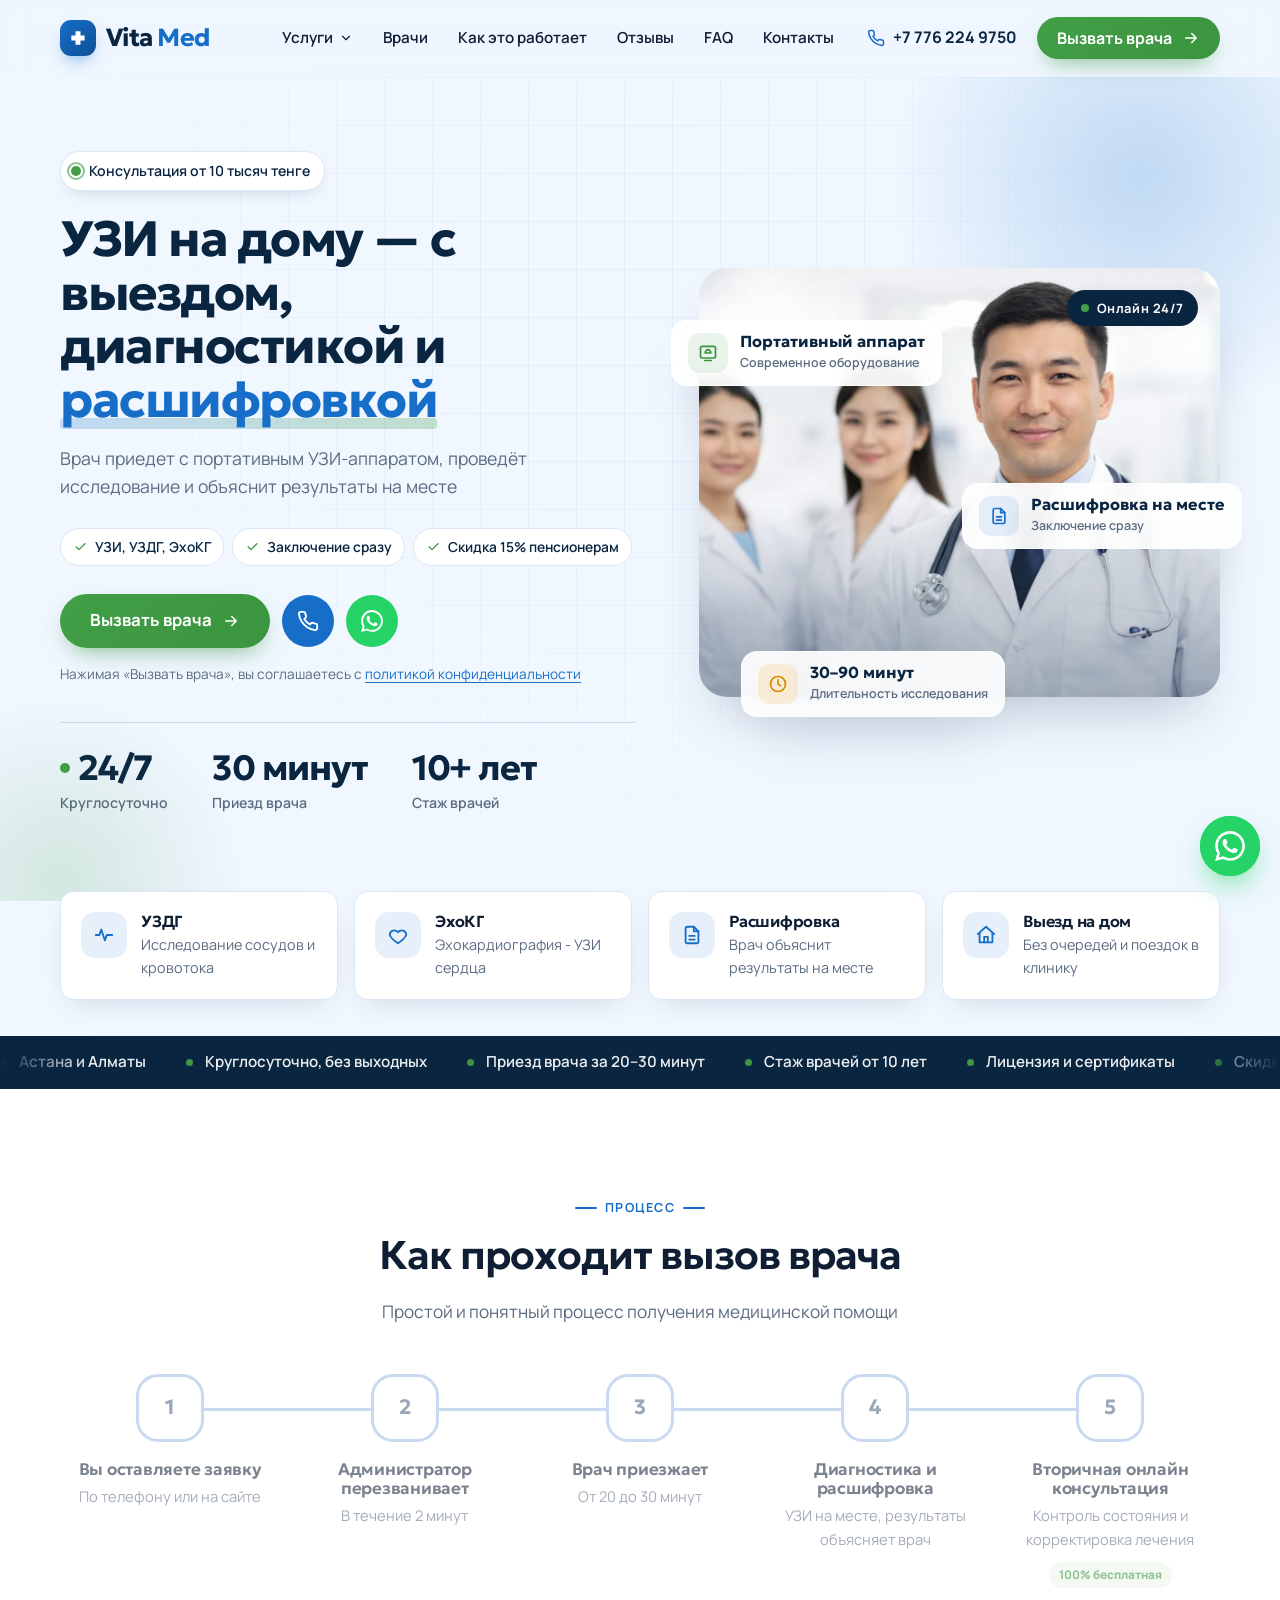
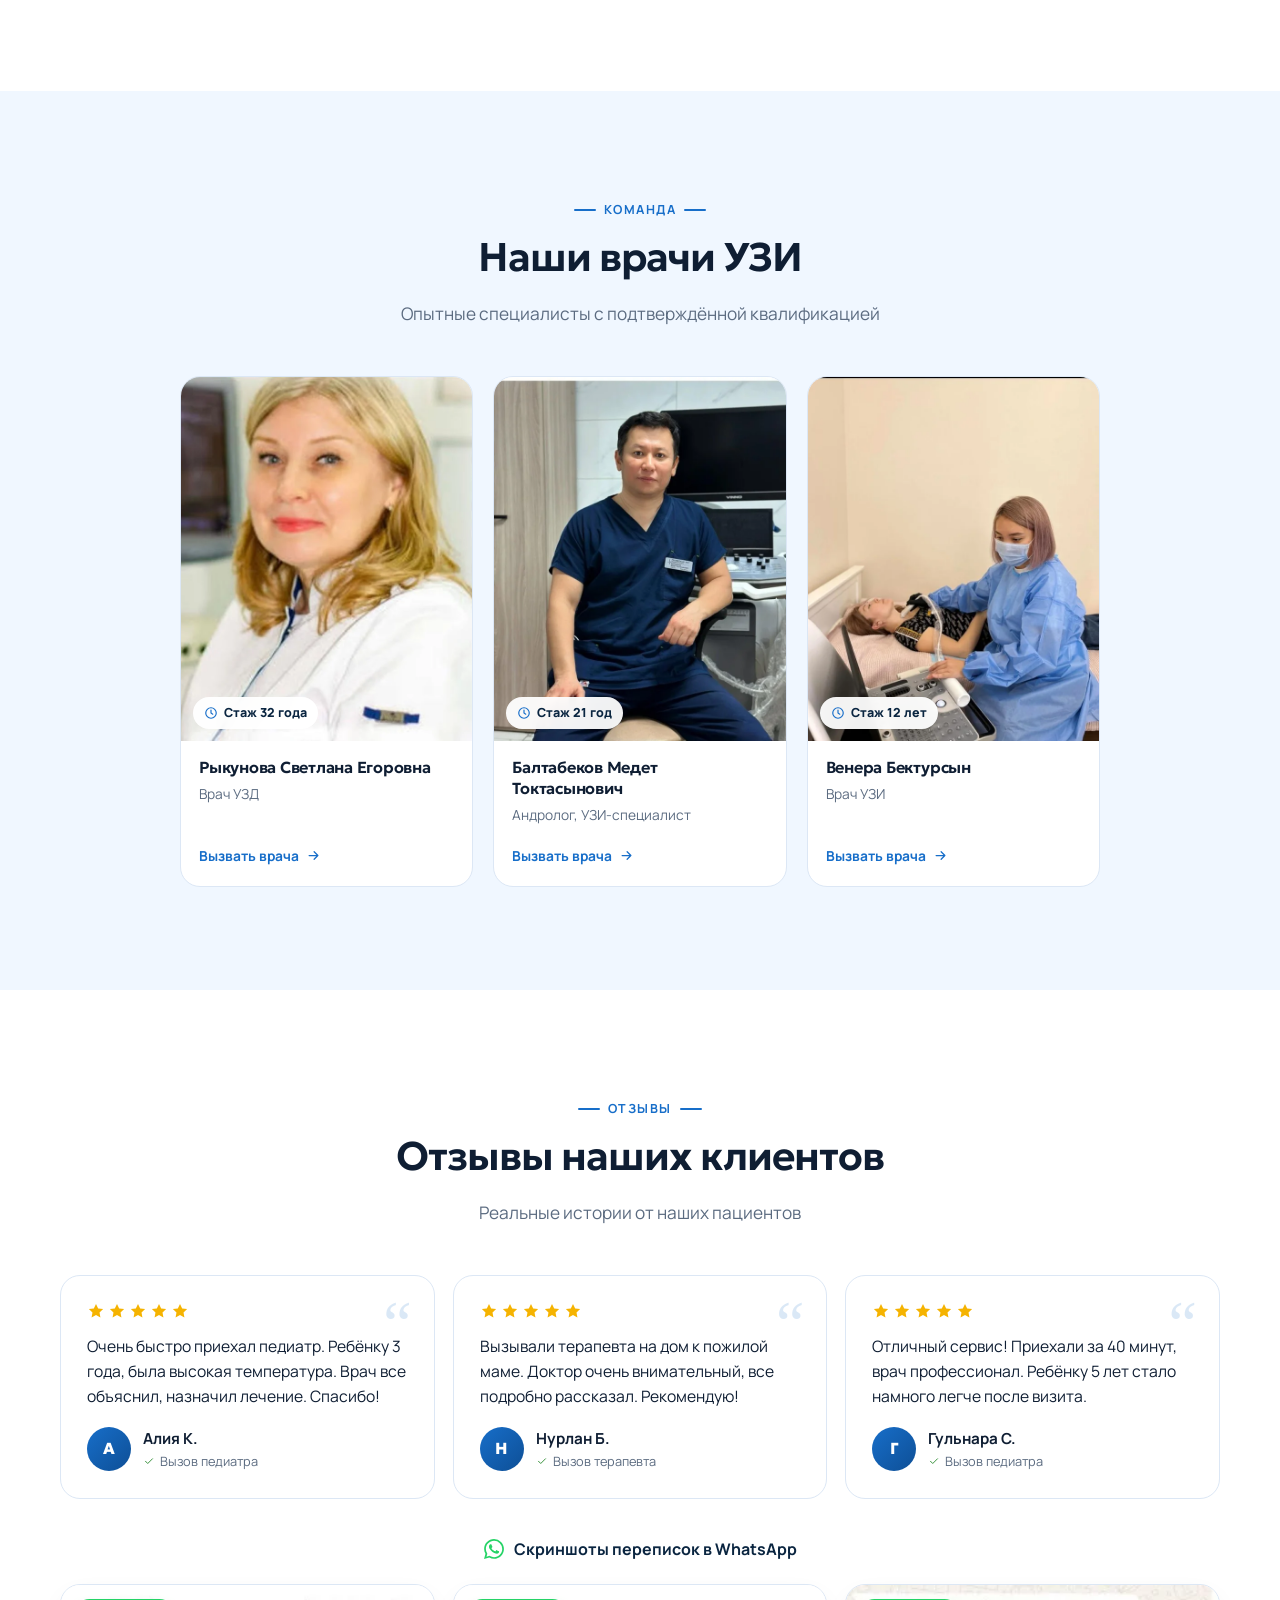
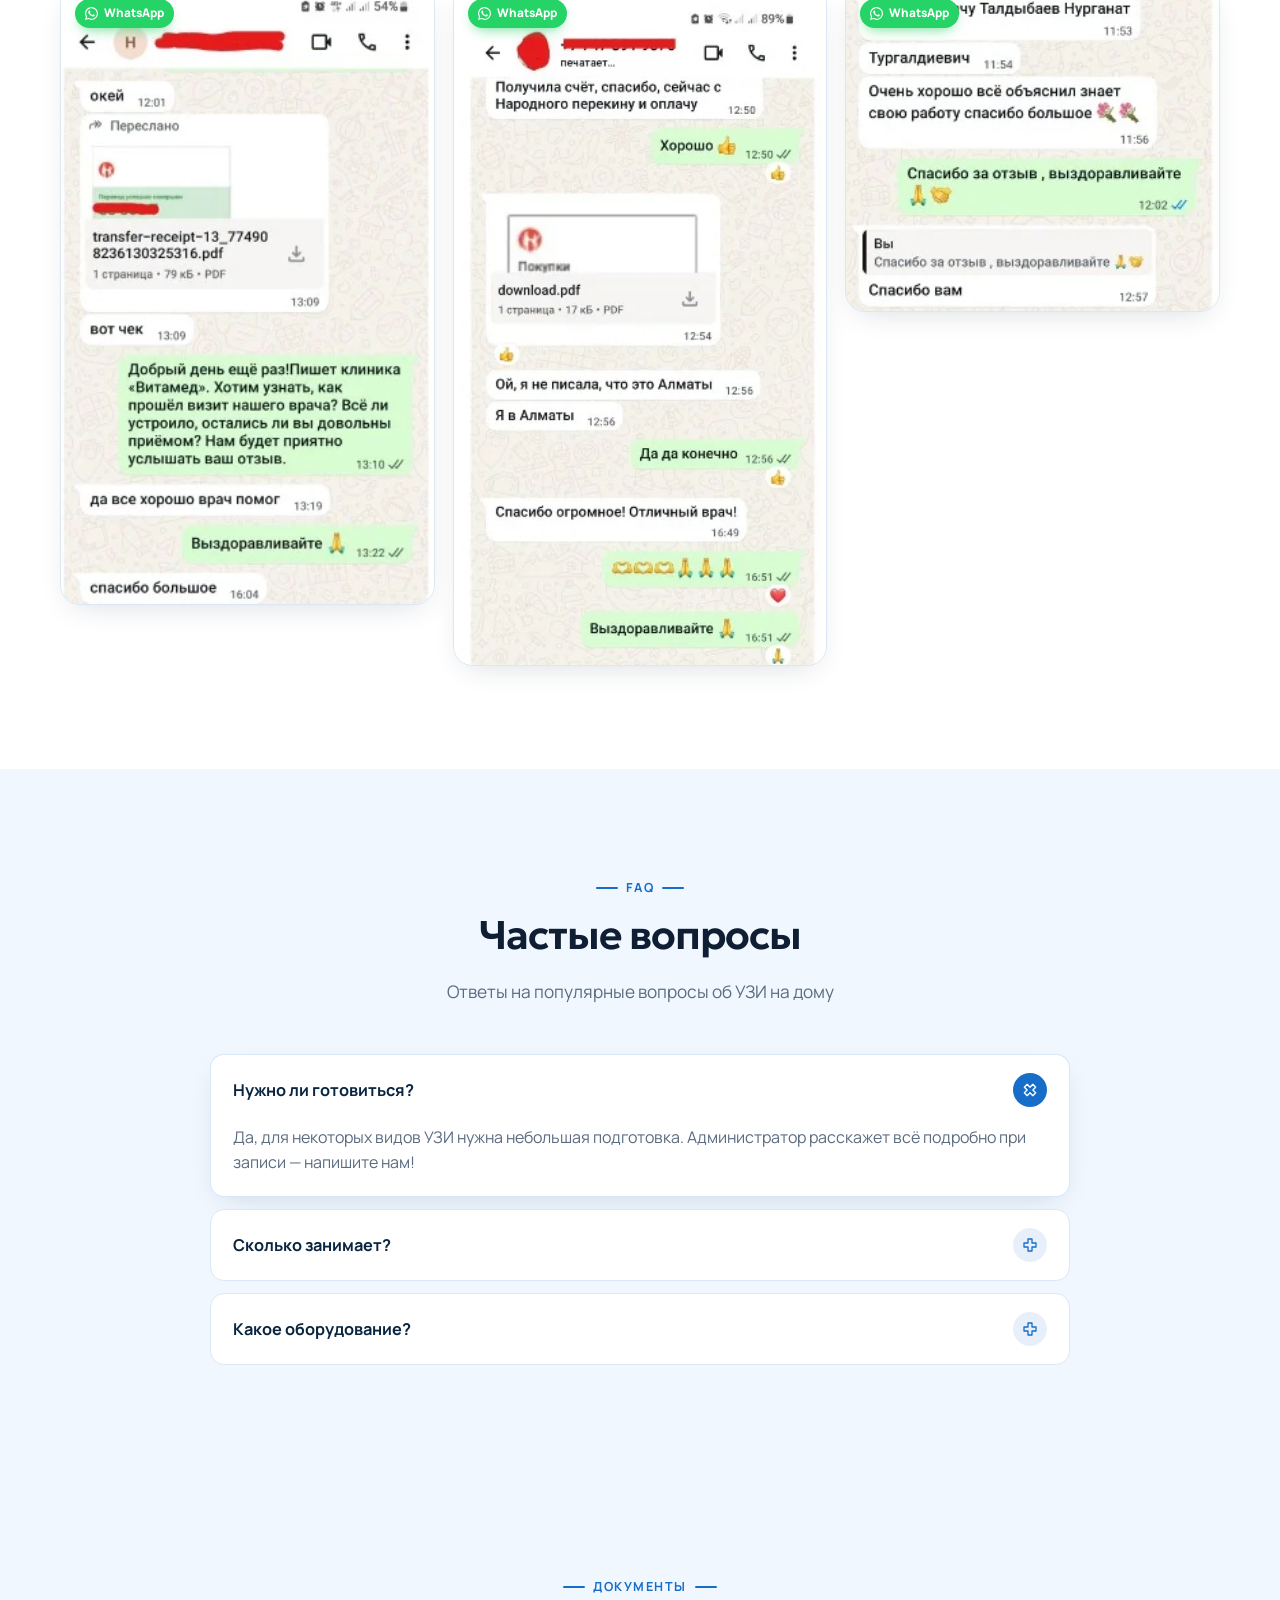
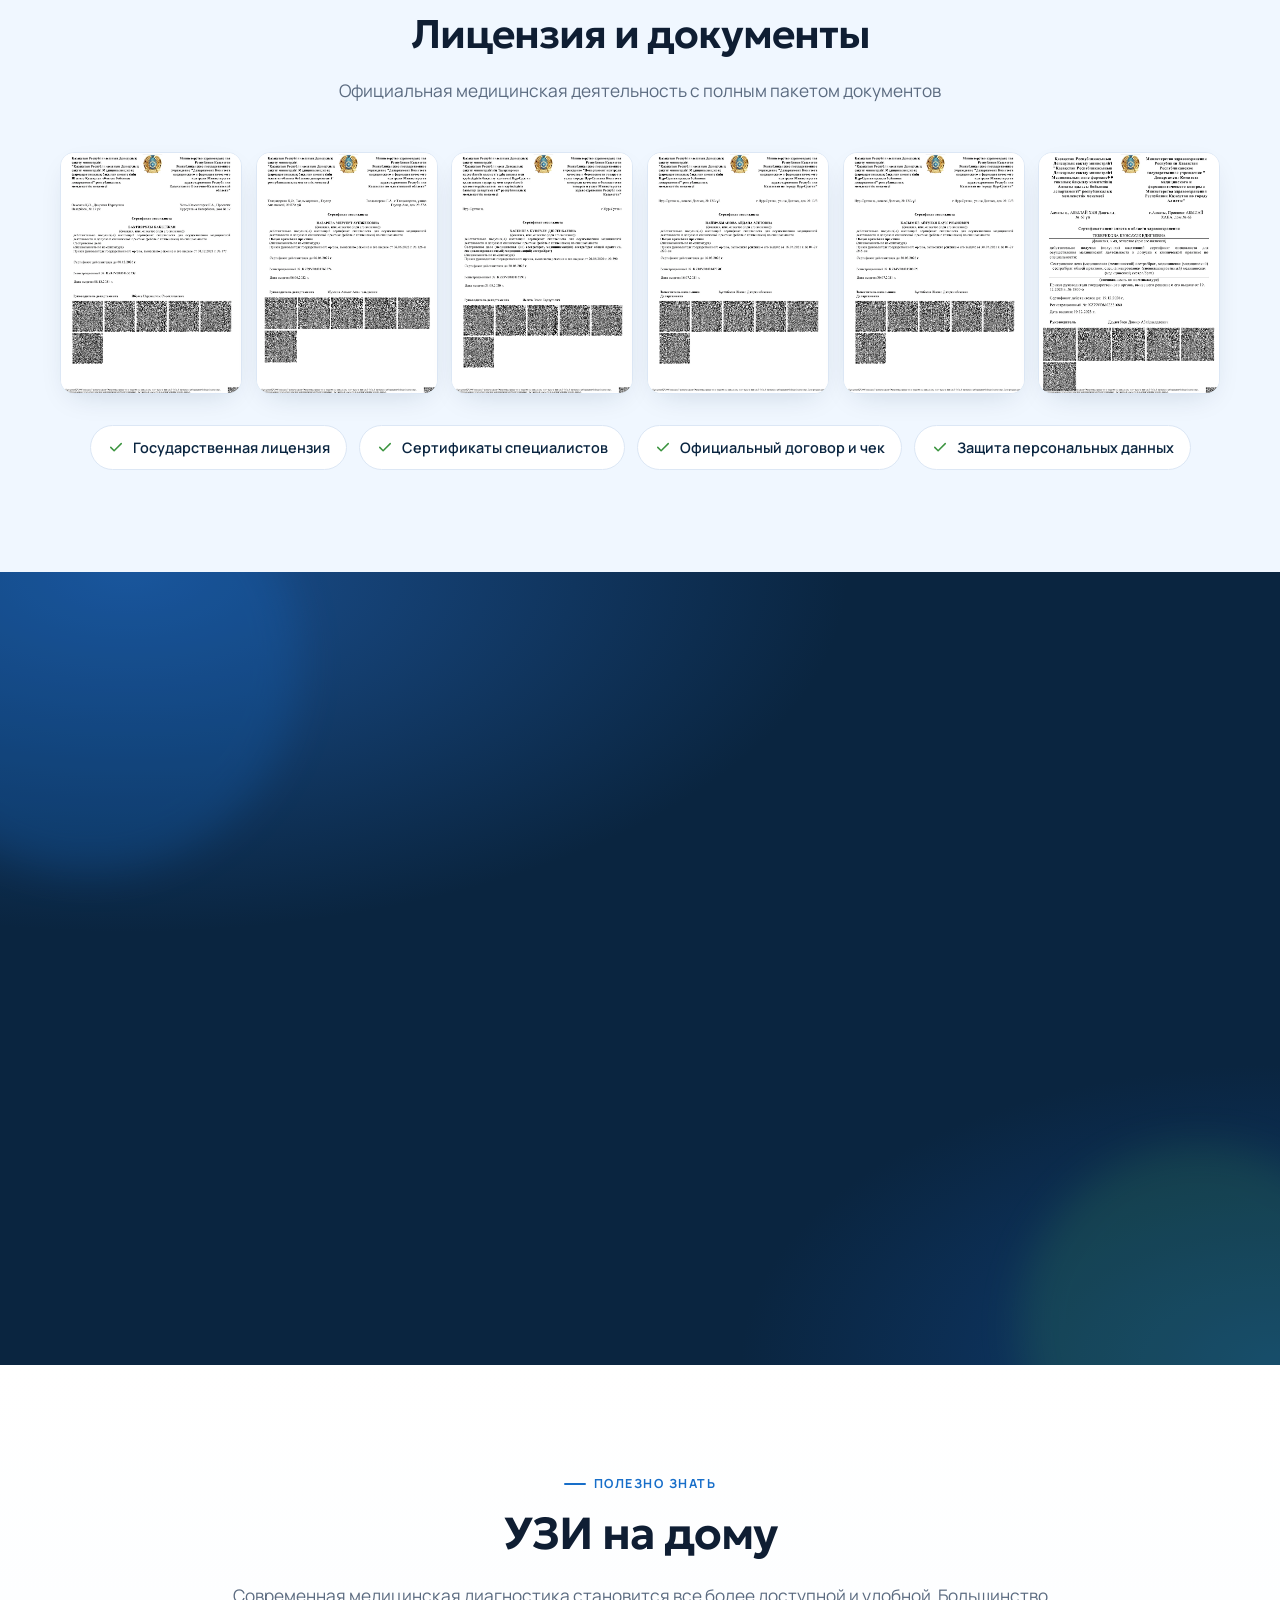
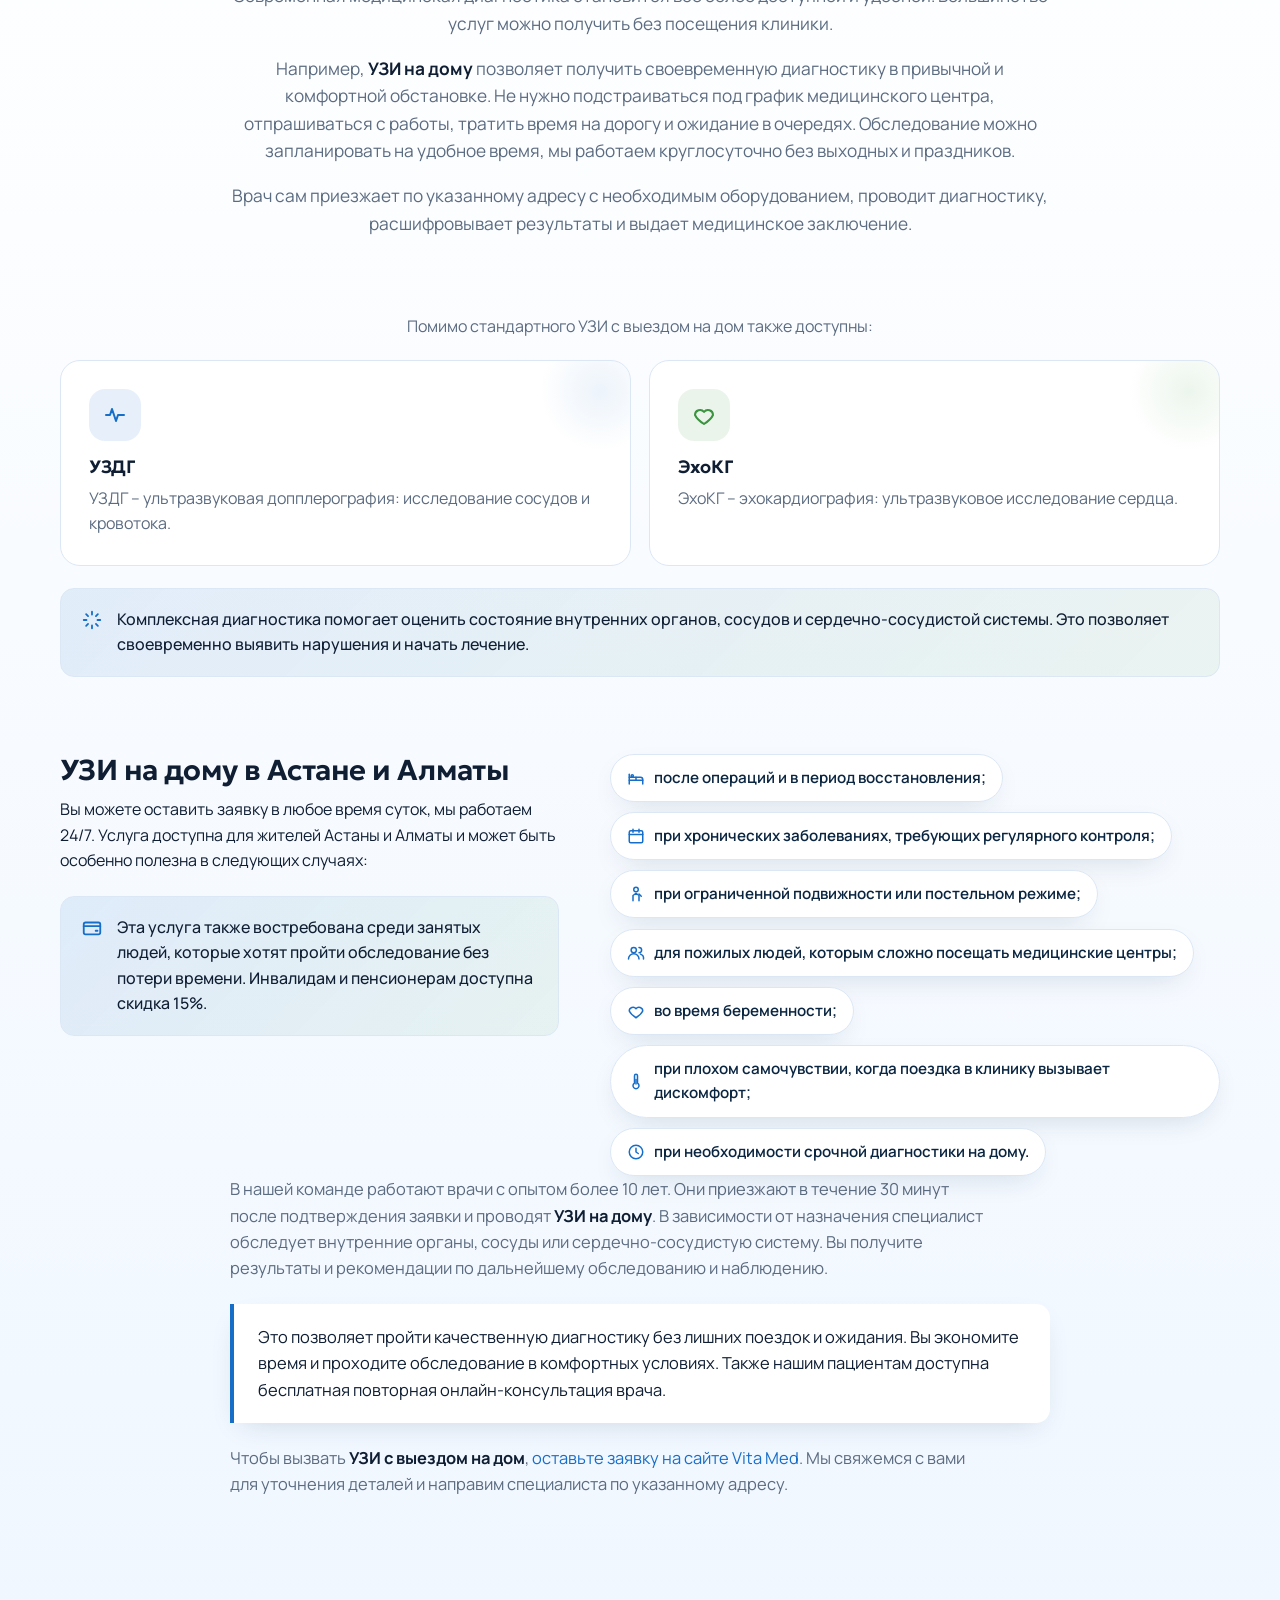
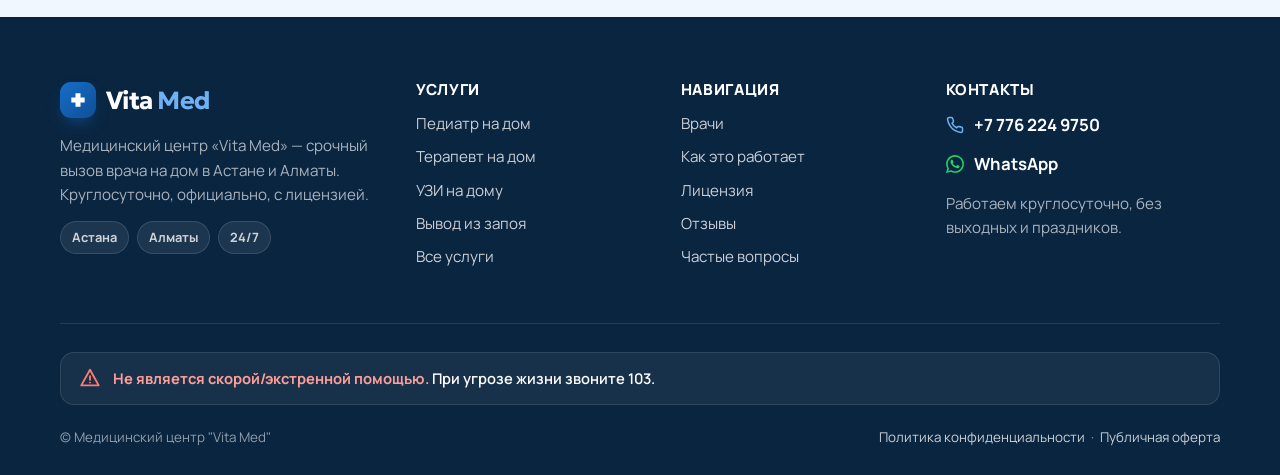
<file: uzi/index.html>
<!doctype html>
<html lang="ru">
<head>
<meta charset="utf-8">
<meta name="viewport" content="width=device-width, initial-scale=1, viewport-fit=cover">
<title>УЗИ на дому — с выездом, диагностикой и расшифровкой - Vita Med</title>
<meta name="description" content="УЗИ на дому в Астане и Алматы: УЗИ, УЗДГ, ЭхоКГ с выездом врача, диагностикой и расшифровкой на месте. Портативный аппарат, врачи со стажем от 10 лет, круглосуточно. Скидка 15% пенсионерам.">
<link rel="canonical" href="https://vita-med.kz/uzi">
<meta property="og:type" content="website">
<meta property="og:locale" content="ru_RU">
<meta property="og:site_name" content="Vita Med">
<meta property="og:title" content="УЗИ на дому — с выездом, диагностикой и расшифровкой - Vita Med">
<meta property="og:description" content="УЗИ на дому в Астане и Алматы: УЗИ, УЗДГ, ЭхоКГ с выездом врача, диагностикой и расшифровкой на месте. Портативный аппарат, врачи со стажем от 10 лет, круглосуточно. Скидка 15% пенсионерам.">
<meta property="og:url" content="https://vita-med.kz/uzi">
<meta property="og:image" content="https://vita-med.kz/assets/img/og-image.jpg">
<meta property="og:image:width" content="1200">
<meta property="og:image:height" content="630">
<meta name="twitter:card" content="summary_large_image">
<meta name="theme-color" content="#176EC9">
<link rel="icon" type="image/svg+xml" href="../assets/img/favicon.svg">
<link rel="alternate icon" href="../assets/img/favicon.png">
<link rel="apple-touch-icon" href="../assets/img/apple-touch-icon.png">
<link rel="preconnect" href="https://fonts.googleapis.com">
<link rel="preconnect" href="https://fonts.gstatic.com" crossorigin>
<link href="https://fonts.googleapis.com/css2?family=Geologica:wght@500;600;700&family=Manrope:wght@500;600;700;800&display=swap" rel="stylesheet">
<link rel="stylesheet" href="../styles.css">

<!-- Google Tag Manager отключён — конверсии Google Ads идут из lead-capture.js
<script>(function(w,d,s,l,i){w[l]=w[l]||[];w[l].push({'gtm.start':
new Date().getTime(),event:'gtm.js'});var f=d.getElementsByTagName(s)[0],
j=d.createElement(s),dl=l!='dataLayer'?'&l='+l:'';j.async=true;j.src=
'https://www.googletagmanager.com/gtm.js?id='+i+dl;f.parentNode.insertBefore(j,f);
})(window,document,'script','dataLayer','GTM-N9X7V8LB');</script>
End Google Tag Manager -->
</head>
<body>
<!-- Google Tag Manager (noscript) отключён
<noscript><iframe src="https://www.googletagmanager.com/ns.html?id=GTM-N9X7V8LB"
height="0" width="0" style="display:none;visibility:hidden"></iframe></noscript>
End Google Tag Manager (noscript) -->
<div class="progress" aria-hidden="true"><span></span></div>

<header class="header">
  <div class="container">
    <a class="logo" href="../" aria-label="Vita Med — на главную"><span class="mark"><svg viewBox="0 0 24 24" fill="none" aria-hidden="true"><path d="M9 4h6v5h5v6h-5v5H9v-5H4V9h5z" fill="#fff"/></svg></span><span>Vita&nbsp;<b>Med</b></span></a>
    <ul class="nav">
      <li class="has-menu"><button class="drop" type="button" aria-expanded="false" aria-haspopup="true">Услуги <svg class="" viewBox="0 0 24 24" fill="none" stroke="currentColor" stroke-width="2" stroke-linecap="round" stroke-linejoin="round" aria-hidden="true"><path d="m6 9 6 6 6-6"/></svg></button>
        <ul class="menu"><li><a href="../pediatr/"><i><svg class="" viewBox="0 0 24 24" fill="none" stroke="currentColor" stroke-width="2" stroke-linecap="round" stroke-linejoin="round" aria-hidden="true"><circle cx="12" cy="8" r="4"/><path d="M5 21a7 7 0 0 1 14 0"/><path d="M9 8h.01M15 8h.01"/><path d="M10 10.5c.6.6 1.3.8 2 .8s1.4-.2 2-.8"/></svg></i><span>Педиатр на дом<small>Детям с рождения, 0+</small></span></a></li><li><a href="../terapevt/"><i><svg class="" viewBox="0 0 24 24" fill="none" stroke="currentColor" stroke-width="2" stroke-linecap="round" stroke-linejoin="round" aria-hidden="true"><path d="M5 3v6a5 5 0 0 0 10 0V3"/><path d="M4 3h2M14 3h2"/><path d="M10 14v2a5 5 0 0 0 10 0v-1"/><circle cx="20" cy="12" r="2"/></svg></i><span>Терапевт на дом<small>Осмотр, назначения, капельницы</small></span></a></li><li><a href="../uzi/"><i><svg class="" viewBox="0 0 24 24" fill="none" stroke="currentColor" stroke-width="2" stroke-linecap="round" stroke-linejoin="round" aria-hidden="true"><rect x="3" y="4" width="18" height="14" rx="2"/><path d="M12 8c-2 0-3.5 2-3.5 4h7c0-2-1.5-4-3.5-4z"/><path d="M8 21h8"/></svg></i><span>УЗИ на дому<small>УЗИ, УЗДГ, ЭхоКГ с расшифровкой</small></span></a></li><li><a href="../vyvod/"><i><svg class="" viewBox="0 0 24 24" fill="none" stroke="currentColor" stroke-width="2" stroke-linecap="round" stroke-linejoin="round" aria-hidden="true"><path d="M12 3s-6 7-6 11a6 6 0 0 0 12 0c0-4-6-11-6-11z"/><path d="M9.5 15a2.5 2.5 0 0 0 2.5 2.5"/></svg></i><span>Вывод из запоя<small>Анонимно, без постановки на учёт</small></span></a></li><li><a href="../#uslugi"><i><svg class="" viewBox="0 0 24 24" fill="none" stroke="currentColor" stroke-width="2" stroke-linecap="round" stroke-linejoin="round" aria-hidden="true"><path d="M9 3h6v6h6v6h-6v6H9v-6H3V9h6z"/></svg></i><span>Все услуги<small>Невропатолог, хирург, капельницы, психотерапевт</small></span></a></li></ul></li>
      <li><a href="../#vrachi">Врачи</a></li>
      <li><a href="../#kak-eto-rabotaet">Как это работает</a></li>
      <li><a href="../#otzyvy">Отзывы</a></li>
      <li><a href="../#faq">FAQ</a></li>
      <li><a href="../#kontakty">Контакты</a></li>
    </ul>
    <a class="hdr-phone" href="tel:+77762249750"><svg class="" viewBox="0 0 24 24" fill="none" stroke="currentColor" stroke-width="2" stroke-linecap="round" stroke-linejoin="round" aria-hidden="true"><path d="M22 16.9v3a2 2 0 0 1-2.2 2 19.8 19.8 0 0 1-8.6-3.1 19.5 19.5 0 0 1-6-6A19.8 19.8 0 0 1 2.1 4.2 2 2 0 0 1 4.1 2h3a2 2 0 0 1 2 1.7c.1.9.4 1.8.7 2.7a2 2 0 0 1-.5 2.1L8 9.8a16 16 0 0 0 6 6l1.3-1.3a2 2 0 0 1 2.1-.4c.9.3 1.8.6 2.7.7a2 2 0 0 1 1.9 2z"/></svg> <span>+7 776 224 9750</span></a>
    <a class="btn btn-green hdr-cta" href="https://wa.me/77762249750?text=Здравствуйте!%20Хочу%20вызвать%20врача%20на%20дом.">Вызвать врача <svg class="" viewBox="0 0 24 24" fill="none" stroke="currentColor" stroke-width="2" stroke-linecap="round" stroke-linejoin="round" aria-hidden="true"><path d="M5 12h14M13 6l6 6-6 6"/></svg></a>
    <button class="burger" type="button" aria-label="Меню" aria-expanded="false"><span></span><span></span><span></span></button>
  </div>
  <div class="drawer">
    <nav class="drawer-inner" aria-label="Мобильное меню">
      <a href="../#uslugi">Услуги <svg class="" viewBox="0 0 24 24" fill="none" stroke="currentColor" stroke-width="2" stroke-linecap="round" stroke-linejoin="round" aria-hidden="true"><path d="m6 9 6 6 6-6"/></svg></a>
      <div class="sub"><a href="../pediatr/">Педиатр на дом <svg class="" viewBox="0 0 24 24" fill="none" stroke="currentColor" stroke-width="2" stroke-linecap="round" stroke-linejoin="round" aria-hidden="true"><path d="M5 12h14M13 6l6 6-6 6"/></svg></a><a href="../terapevt/">Терапевт на дом <svg class="" viewBox="0 0 24 24" fill="none" stroke="currentColor" stroke-width="2" stroke-linecap="round" stroke-linejoin="round" aria-hidden="true"><path d="M5 12h14M13 6l6 6-6 6"/></svg></a><a href="../uzi/">УЗИ на дому <svg class="" viewBox="0 0 24 24" fill="none" stroke="currentColor" stroke-width="2" stroke-linecap="round" stroke-linejoin="round" aria-hidden="true"><path d="M5 12h14M13 6l6 6-6 6"/></svg></a><a href="../vyvod/">Вывод из запоя <svg class="" viewBox="0 0 24 24" fill="none" stroke="currentColor" stroke-width="2" stroke-linecap="round" stroke-linejoin="round" aria-hidden="true"><path d="M5 12h14M13 6l6 6-6 6"/></svg></a></div>
      <a href="../#vrachi">Врачи <svg class="" viewBox="0 0 24 24" fill="none" stroke="currentColor" stroke-width="2" stroke-linecap="round" stroke-linejoin="round" aria-hidden="true"><path d="M5 12h14M13 6l6 6-6 6"/></svg></a>
      <a href="../#kak-eto-rabotaet">Как это работает <svg class="" viewBox="0 0 24 24" fill="none" stroke="currentColor" stroke-width="2" stroke-linecap="round" stroke-linejoin="round" aria-hidden="true"><path d="M5 12h14M13 6l6 6-6 6"/></svg></a>
      <a href="../#otzyvy">Отзывы <svg class="" viewBox="0 0 24 24" fill="none" stroke="currentColor" stroke-width="2" stroke-linecap="round" stroke-linejoin="round" aria-hidden="true"><path d="M5 12h14M13 6l6 6-6 6"/></svg></a>
      <a href="../#faq">FAQ <svg class="" viewBox="0 0 24 24" fill="none" stroke="currentColor" stroke-width="2" stroke-linecap="round" stroke-linejoin="round" aria-hidden="true"><path d="M5 12h14M13 6l6 6-6 6"/></svg></a>
      <a href="../#kontakty">Контакты <svg class="" viewBox="0 0 24 24" fill="none" stroke="currentColor" stroke-width="2" stroke-linecap="round" stroke-linejoin="round" aria-hidden="true"><path d="M5 12h14M13 6l6 6-6 6"/></svg></a>
      <div class="drawer-cta"><a class="btn btn-blue" href="tel:+77762249750"><svg class="" viewBox="0 0 24 24" fill="none" stroke="currentColor" stroke-width="2" stroke-linecap="round" stroke-linejoin="round" aria-hidden="true"><path d="M22 16.9v3a2 2 0 0 1-2.2 2 19.8 19.8 0 0 1-8.6-3.1 19.5 19.5 0 0 1-6-6A19.8 19.8 0 0 1 2.1 4.2 2 2 0 0 1 4.1 2h3a2 2 0 0 1 2 1.7c.1.9.4 1.8.7 2.7a2 2 0 0 1-.5 2.1L8 9.8a16 16 0 0 0 6 6l1.3-1.3a2 2 0 0 1 2.1-.4c.9.3 1.8.6 2.7.7a2 2 0 0 1 1.9 2z"/></svg> +7 776 224 9750</a><a class="btn btn-wa" href="https://wa.me/77762249750"><svg class="" viewBox="0 0 24 24" fill="none" stroke="currentColor" stroke-width="2" stroke-linecap="round" stroke-linejoin="round" aria-hidden="true"><path fill="currentColor" stroke="none" d="M17.47 14.38c-.3-.15-1.77-.87-2.04-.97-.27-.1-.47-.15-.67.15-.2.3-.77.97-.94 1.17-.17.2-.35.22-.65.07-.3-.15-1.26-.46-2.4-1.48-.89-.79-1.49-1.77-1.66-2.07-.17-.3-.02-.46.13-.61.13-.13.3-.35.45-.52.15-.17.2-.3.3-.5.1-.2.05-.37-.02-.52-.08-.15-.67-1.62-.92-2.22-.24-.58-.49-.5-.67-.51l-.57-.01c-.2 0-.52.07-.8.37-.27.3-1.04 1.02-1.04 2.5 0 1.47 1.07 2.89 1.22 3.09.15.2 2.11 3.22 5.1 4.51.71.31 1.27.49 1.7.63.72.23 1.37.2 1.88.12.58-.09 1.77-.72 2.02-1.42.25-.7.25-1.3.17-1.42-.07-.12-.27-.2-.57-.35M12.05 21.79h-.01a9.8 9.8 0 0 1-4.98-1.36l-.36-.21-3.7.97.99-3.61-.24-.37a9.77 9.77 0 0 1-1.5-5.22c0-5.4 4.4-9.79 9.81-9.79a9.75 9.75 0 0 1 9.79 9.8c0 5.4-4.4 9.79-9.8 9.79m8.33-18.11A11.7 11.7 0 0 0 12.04 0C5.5 0 .16 5.33.16 11.88c0 2.1.55 4.14 1.59 5.94L.06 24l6.33-1.66a11.85 11.85 0 0 0 5.65 1.44h.01c6.54 0 11.87-5.33 11.87-11.88 0-3.18-1.24-6.16-3.49-8.4"/></svg> WhatsApp</a></div>
    </nav>
  </div>
</header>
<section class="hero sub">
  <div class="hero-grid-bg" aria-hidden="true"></div>
  <div class="container">
    <div class="hero-copy">
      <span class="pill"><span class="dot"></span>Консультация от 10 тысяч тенге</span>
      <h1>УЗИ на дому — с выездом, диагностикой и <em>расшифровкой</em></h1>
      <p class="hero-sub">Врач приедет с портативным УЗИ-аппаратом, проведёт исследование и объяснит результаты на месте</p>
      <ul class="hero-tags"><li><svg class="" viewBox="0 0 24 24" fill="none" stroke="currentColor" stroke-width="2" stroke-linecap="round" stroke-linejoin="round" aria-hidden="true"><path d="M5 12.5l4.5 4.5L19 7.5"/></svg> УЗИ, УЗДГ, ЭхоКГ</li><li><svg class="" viewBox="0 0 24 24" fill="none" stroke="currentColor" stroke-width="2" stroke-linecap="round" stroke-linejoin="round" aria-hidden="true"><path d="M5 12.5l4.5 4.5L19 7.5"/></svg> Заключение сразу</li><li><svg class="" viewBox="0 0 24 24" fill="none" stroke="currentColor" stroke-width="2" stroke-linecap="round" stroke-linejoin="round" aria-hidden="true"><path d="M5 12.5l4.5 4.5L19 7.5"/></svg> Скидка 15% пенсионерам</li></ul>
      <div class="hero-actions">
        <a class="btn btn-green btn-lg" href="https://wa.me/77762249750?text=Здравствуйте!%20Хочу%20вызвать%20врача%20на%20дом.">Вызвать врача <svg class="" viewBox="0 0 24 24" fill="none" stroke="currentColor" stroke-width="2" stroke-linecap="round" stroke-linejoin="round" aria-hidden="true"><path d="M5 12h14M13 6l6 6-6 6"/></svg></a>
        <a class="btn btn-icon blue" href="tel:+77762249750" aria-label="Позвонить +7 776 224 9750"><svg class="" viewBox="0 0 24 24" fill="none" stroke="currentColor" stroke-width="2" stroke-linecap="round" stroke-linejoin="round" aria-hidden="true"><path d="M22 16.9v3a2 2 0 0 1-2.2 2 19.8 19.8 0 0 1-8.6-3.1 19.5 19.5 0 0 1-6-6A19.8 19.8 0 0 1 2.1 4.2 2 2 0 0 1 4.1 2h3a2 2 0 0 1 2 1.7c.1.9.4 1.8.7 2.7a2 2 0 0 1-.5 2.1L8 9.8a16 16 0 0 0 6 6l1.3-1.3a2 2 0 0 1 2.1-.4c.9.3 1.8.6 2.7.7a2 2 0 0 1 1.9 2z"/></svg></a>
        <a class="btn btn-icon wa" href="https://wa.me/77762249750" aria-label="Написать в WhatsApp"><svg class="" viewBox="0 0 24 24" fill="none" stroke="currentColor" stroke-width="2" stroke-linecap="round" stroke-linejoin="round" aria-hidden="true"><path fill="currentColor" stroke="none" d="M17.47 14.38c-.3-.15-1.77-.87-2.04-.97-.27-.1-.47-.15-.67.15-.2.3-.77.97-.94 1.17-.17.2-.35.22-.65.07-.3-.15-1.26-.46-2.4-1.48-.89-.79-1.49-1.77-1.66-2.07-.17-.3-.02-.46.13-.61.13-.13.3-.35.45-.52.15-.17.2-.3.3-.5.1-.2.05-.37-.02-.52-.08-.15-.67-1.62-.92-2.22-.24-.58-.49-.5-.67-.51l-.57-.01c-.2 0-.52.07-.8.37-.27.3-1.04 1.02-1.04 2.5 0 1.47 1.07 2.89 1.22 3.09.15.2 2.11 3.22 5.1 4.51.71.31 1.27.49 1.7.63.72.23 1.37.2 1.88.12.58-.09 1.77-.72 2.02-1.42.25-.7.25-1.3.17-1.42-.07-.12-.27-.2-.57-.35M12.05 21.79h-.01a9.8 9.8 0 0 1-4.98-1.36l-.36-.21-3.7.97.99-3.61-.24-.37a9.77 9.77 0 0 1-1.5-5.22c0-5.4 4.4-9.79 9.81-9.79a9.75 9.75 0 0 1 9.79 9.8c0 5.4-4.4 9.79-9.8 9.79m8.33-18.11A11.7 11.7 0 0 0 12.04 0C5.5 0 .16 5.33.16 11.88c0 2.1.55 4.14 1.59 5.94L.06 24l6.33-1.66a11.85 11.85 0 0 0 5.65 1.44h.01c6.54 0 11.87-5.33 11.87-11.88 0-3.18-1.24-6.16-3.49-8.4"/></svg></a>
      </div>
      <p class="hero-note">Нажимая «Вызвать врача», вы соглашаетесь с <a href="../privacy-policy/">политикой конфиденциальности</a></p>
      <div class="stats">
  <div class="stat"><b class="live"><i></i>24/7</b><span>Круглосуточно</span></div>
  <div class="stat"><b><span data-count="30"></span> минут</b><span>Приезд врача</span></div>
  <div class="stat"><b><span data-count="10" data-suffix="+"></span> лет</b><span>Стаж врачей</span></div>
</div>
    </div>
    <div class="hero-visual">
      <div class="hero-photo"><img src="../assets/img/hero-team.webp" alt="Врачи УЗИ Vita Med — выезд на дом" width="1200" height="990" fetchpriority="high"><span class="hero-badge"><i></i>Онлайн 24/7</span></div>
      <div class="fcard f1"><i><svg class="" viewBox="0 0 24 24" fill="none" stroke="currentColor" stroke-width="2" stroke-linecap="round" stroke-linejoin="round" aria-hidden="true"><rect x="3" y="4" width="18" height="14" rx="2"/><path d="M12 8c-2 0-3.5 2-3.5 4h7c0-2-1.5-4-3.5-4z"/><path d="M8 21h8"/></svg></i><div><b>Портативный аппарат</b><small>Современное оборудование</small></div></div><div class="fcard f2"><i><svg class="" viewBox="0 0 24 24" fill="none" stroke="currentColor" stroke-width="2" stroke-linecap="round" stroke-linejoin="round" aria-hidden="true"><path d="M14 3H7a2 2 0 0 0-2 2v14a2 2 0 0 0 2 2h10a2 2 0 0 0 2-2V8z"/><path d="M14 3v5h5"/><path d="M9 13h6M9 17h6"/></svg></i><div><b>Расшифровка на месте</b><small>Заключение сразу</small></div></div><div class="fcard f3"><i><svg class="" viewBox="0 0 24 24" fill="none" stroke="currentColor" stroke-width="2" stroke-linecap="round" stroke-linejoin="round" aria-hidden="true"><circle cx="12" cy="12" r="9"/><path d="M12 7v5l3 2"/></svg></i><div><b>30–90 минут</b><small>Длительность исследования</small></div></div>
    </div>
  </div>
  <div class="hero-scroll" aria-hidden="true"></div>
</section><section class="container"><ul class="uzi-feats stagger"><li><i><svg class="" viewBox="0 0 24 24" fill="none" stroke="currentColor" stroke-width="2" stroke-linecap="round" stroke-linejoin="round" aria-hidden="true"><path d="M3 12h4l2-6 4 12 2-6h6"/></svg></i><div><h4>УЗДГ</h4><p>Исследование сосудов и кровотока</p></div></li><li><i><svg class="" viewBox="0 0 24 24" fill="none" stroke="currentColor" stroke-width="2" stroke-linecap="round" stroke-linejoin="round" aria-hidden="true"><path d="M12 21s-7-4.5-9-9a5 5 0 0 1 9-3 5 5 0 0 1 9 3c-2 4.5-9 9-9 9z"/></svg></i><div><h4>ЭхоКГ</h4><p>Эхокардиография - УЗИ сердца</p></div></li><li><i><svg class="" viewBox="0 0 24 24" fill="none" stroke="currentColor" stroke-width="2" stroke-linecap="round" stroke-linejoin="round" aria-hidden="true"><path d="M14 3H7a2 2 0 0 0-2 2v14a2 2 0 0 0 2 2h10a2 2 0 0 0 2-2V8z"/><path d="M14 3v5h5"/><path d="M9 13h6M9 17h6"/></svg></i><div><h4>Расшифровка</h4><p>Врач объяснит результаты на месте</p></div></li><li><i><svg class="" viewBox="0 0 24 24" fill="none" stroke="currentColor" stroke-width="2" stroke-linecap="round" stroke-linejoin="round" aria-hidden="true"><path d="M3 11 12 3l9 8"/><path d="M5 10v10h14V10"/><path d="M10 20v-6h4v6"/></svg></i><div><h4>Выезд на дом</h4><p>Без очередей и поездок в клинику</p></div></li></ul></section><div class="strip" aria-hidden="true"><div class="marquee"><ul><li>Астана и Алматы</li><li>Круглосуточно, без выходных</li><li>Приезд врача за 20–30 минут</li><li>Стаж врачей от 10 лет</li><li>Лицензия и сертификаты</li><li>Скидка 15% пенсионерам и инвалидам</li><li>Бесплатная повторная онлайн-консультация</li><li>Анонимно и конфиденциально</li></ul><ul><li>Астана и Алматы</li><li>Круглосуточно, без выходных</li><li>Приезд врача за 20–30 минут</li><li>Стаж врачей от 10 лет</li><li>Лицензия и сертификаты</li><li>Скидка 15% пенсионерам и инвалидам</li><li>Бесплатная повторная онлайн-консультация</li><li>Анонимно и конфиденциально</li></ul></div></div>
<section class="sec sec-alt" id="kak-eto-rabotaet">
  <div class="container">
    <div class="sec-head reveal"><span class="eyebrow">Процесс</span><h2>Как проходит вызов врача</h2><p>Простой и понятный процесс получения медицинской помощи</p></div>
    <div class="steps"><div class="step"><div class="n">1</div><div class="txt"><h3>Вы оставляете заявку</h3><p>По телефону или на сайте</p></div></div><div class="step"><div class="n">2</div><div class="txt"><h3>Администратор перезванивает</h3><p>В течение 2 минут</p></div></div><div class="step"><div class="n">3</div><div class="txt"><h3>Врач приезжает</h3><p>От 20 до 30 минут</p></div></div><div class="step"><div class="n">4</div><div class="txt"><h3>Диагностика и расшифровка</h3><p>УЗИ на месте, результаты объясняет врач</p></div></div><div class="step"><div class="n">5</div><div class="txt"><h3>Вторичная онлайн консультация</h3><p>Контроль состояния и корректировка лечения</p><span class="badge">100% бесплатная</span></div></div></div>
  </div>
</section>
<section class="sec" id="vrachi">
  <div class="container">
    <div class="sec-head reveal"><span class="eyebrow">Команда</span><h2>Наши врачи УЗИ</h2><p>Опытные специалисты с подтверждённой квалификацией</p></div>
    
    <div class="doctors stagger few" data-limit="99"><article class="doc" data-tags="uzi" style="--d:0.0s"><div class="ph"><img src="../assets/doctors/rykunova.webp" alt="Рыкунова Светлана Егоровна — Врач УЗД" width="640" height="800" loading="lazy"><span class="exp"><svg class="" viewBox="0 0 24 24" fill="none" stroke="currentColor" stroke-width="2" stroke-linecap="round" stroke-linejoin="round" aria-hidden="true"><circle cx="12" cy="12" r="9"/><path d="M12 7v5l3 2"/></svg> Стаж 32 года</span></div><div class="body"><h3>Рыкунова Светлана Егоровна</h3><p class="spec">Врач УЗД</p><div class="act"><a href="https://wa.me/77762249750?text=Здравствуйте!%20Хочу%20вызвать%20врача:%20Рыкунова%20Светлана%20Егоровна" data-service="Врач УЗД">Вызвать врача <svg class="" viewBox="0 0 24 24" fill="none" stroke="currentColor" stroke-width="2" stroke-linecap="round" stroke-linejoin="round" aria-hidden="true"><path d="M5 12h14M13 6l6 6-6 6"/></svg></a></div></div></article><article class="doc" data-tags="uzi" style="--d:0.05s"><div class="ph"><img src="../assets/doctors/baltabekov.webp" alt="Балтабеков Медет Токтасынович — Андролог, УЗИ-специалист" width="640" height="800" loading="lazy"><span class="exp"><svg class="" viewBox="0 0 24 24" fill="none" stroke="currentColor" stroke-width="2" stroke-linecap="round" stroke-linejoin="round" aria-hidden="true"><circle cx="12" cy="12" r="9"/><path d="M12 7v5l3 2"/></svg> Стаж 21 год</span></div><div class="body"><h3>Балтабеков Медет Токтасынович</h3><p class="spec">Андролог, УЗИ-специалист</p><div class="act"><a href="https://wa.me/77762249750?text=Здравствуйте!%20Хочу%20вызвать%20врача:%20Балтабеков%20Медет%20Токтасынович" data-service="Андролог">Вызвать врача <svg class="" viewBox="0 0 24 24" fill="none" stroke="currentColor" stroke-width="2" stroke-linecap="round" stroke-linejoin="round" aria-hidden="true"><path d="M5 12h14M13 6l6 6-6 6"/></svg></a></div></div></article><article class="doc" data-tags="uzi" style="--d:0.1s"><div class="ph"><img src="../assets/doctors/venera.webp" alt="Венера Бектурсын — Врач УЗИ" width="640" height="800" loading="lazy"><span class="exp"><svg class="" viewBox="0 0 24 24" fill="none" stroke="currentColor" stroke-width="2" stroke-linecap="round" stroke-linejoin="round" aria-hidden="true"><circle cx="12" cy="12" r="9"/><path d="M12 7v5l3 2"/></svg> Стаж 12 лет</span></div><div class="body"><h3>Венера Бектурсын</h3><p class="spec">Врач УЗИ</p><div class="act"><a href="https://wa.me/77762249750?text=Здравствуйте!%20Хочу%20вызвать%20врача:%20Венера%20Бектурсын" data-service="Врач УЗИ">Вызвать врача <svg class="" viewBox="0 0 24 24" fill="none" stroke="currentColor" stroke-width="2" stroke-linecap="round" stroke-linejoin="round" aria-hidden="true"><path d="M5 12h14M13 6l6 6-6 6"/></svg></a></div></div></article></div>
    
  </div>
</section>
<section class="sec sec-alt" id="otzyvy">
  <div class="container">
    <div class="sec-head reveal"><span class="eyebrow">Отзывы</span><h2>Отзывы наших клиентов</h2><p>Реальные истории от наших пациентов</p></div>
    <div class="reviews stagger"><article class="rev"><span class="q">“</span><div class="stars" aria-label="5 из 5"><svg viewBox="0 0 24 24" fill="currentColor" aria-hidden="true"><path d="m12 2.5 2.9 6 6.6.9-4.8 4.6 1.2 6.5L12 17.4 6.1 20.5l1.2-6.5L2.5 9.4l6.6-.9z"/></svg><svg viewBox="0 0 24 24" fill="currentColor" aria-hidden="true"><path d="m12 2.5 2.9 6 6.6.9-4.8 4.6 1.2 6.5L12 17.4 6.1 20.5l1.2-6.5L2.5 9.4l6.6-.9z"/></svg><svg viewBox="0 0 24 24" fill="currentColor" aria-hidden="true"><path d="m12 2.5 2.9 6 6.6.9-4.8 4.6 1.2 6.5L12 17.4 6.1 20.5l1.2-6.5L2.5 9.4l6.6-.9z"/></svg><svg viewBox="0 0 24 24" fill="currentColor" aria-hidden="true"><path d="m12 2.5 2.9 6 6.6.9-4.8 4.6 1.2 6.5L12 17.4 6.1 20.5l1.2-6.5L2.5 9.4l6.6-.9z"/></svg><svg viewBox="0 0 24 24" fill="currentColor" aria-hidden="true"><path d="m12 2.5 2.9 6 6.6.9-4.8 4.6 1.2 6.5L12 17.4 6.1 20.5l1.2-6.5L2.5 9.4l6.6-.9z"/></svg></div><p>Очень быстро приехал педиатр. Ребёнку 3 года, была высокая температура. Врач все объяснил, назначил лечение. Спасибо!</p><div class="who"><i>А</i><div><b>Алия К.</b><small><svg class="" viewBox="0 0 24 24" fill="none" stroke="currentColor" stroke-width="2" stroke-linecap="round" stroke-linejoin="round" aria-hidden="true"><path d="M5 12.5l4.5 4.5L19 7.5"/></svg> Вызов педиатра</small></div></div></article><article class="rev"><span class="q">“</span><div class="stars" aria-label="5 из 5"><svg viewBox="0 0 24 24" fill="currentColor" aria-hidden="true"><path d="m12 2.5 2.9 6 6.6.9-4.8 4.6 1.2 6.5L12 17.4 6.1 20.5l1.2-6.5L2.5 9.4l6.6-.9z"/></svg><svg viewBox="0 0 24 24" fill="currentColor" aria-hidden="true"><path d="m12 2.5 2.9 6 6.6.9-4.8 4.6 1.2 6.5L12 17.4 6.1 20.5l1.2-6.5L2.5 9.4l6.6-.9z"/></svg><svg viewBox="0 0 24 24" fill="currentColor" aria-hidden="true"><path d="m12 2.5 2.9 6 6.6.9-4.8 4.6 1.2 6.5L12 17.4 6.1 20.5l1.2-6.5L2.5 9.4l6.6-.9z"/></svg><svg viewBox="0 0 24 24" fill="currentColor" aria-hidden="true"><path d="m12 2.5 2.9 6 6.6.9-4.8 4.6 1.2 6.5L12 17.4 6.1 20.5l1.2-6.5L2.5 9.4l6.6-.9z"/></svg><svg viewBox="0 0 24 24" fill="currentColor" aria-hidden="true"><path d="m12 2.5 2.9 6 6.6.9-4.8 4.6 1.2 6.5L12 17.4 6.1 20.5l1.2-6.5L2.5 9.4l6.6-.9z"/></svg></div><p>Вызывали терапевта на дом к пожилой маме. Доктор очень внимательный, все подробно рассказал. Рекомендую!</p><div class="who"><i>Н</i><div><b>Нурлан Б.</b><small><svg class="" viewBox="0 0 24 24" fill="none" stroke="currentColor" stroke-width="2" stroke-linecap="round" stroke-linejoin="round" aria-hidden="true"><path d="M5 12.5l4.5 4.5L19 7.5"/></svg> Вызов терапевта</small></div></div></article><article class="rev"><span class="q">“</span><div class="stars" aria-label="5 из 5"><svg viewBox="0 0 24 24" fill="currentColor" aria-hidden="true"><path d="m12 2.5 2.9 6 6.6.9-4.8 4.6 1.2 6.5L12 17.4 6.1 20.5l1.2-6.5L2.5 9.4l6.6-.9z"/></svg><svg viewBox="0 0 24 24" fill="currentColor" aria-hidden="true"><path d="m12 2.5 2.9 6 6.6.9-4.8 4.6 1.2 6.5L12 17.4 6.1 20.5l1.2-6.5L2.5 9.4l6.6-.9z"/></svg><svg viewBox="0 0 24 24" fill="currentColor" aria-hidden="true"><path d="m12 2.5 2.9 6 6.6.9-4.8 4.6 1.2 6.5L12 17.4 6.1 20.5l1.2-6.5L2.5 9.4l6.6-.9z"/></svg><svg viewBox="0 0 24 24" fill="currentColor" aria-hidden="true"><path d="m12 2.5 2.9 6 6.6.9-4.8 4.6 1.2 6.5L12 17.4 6.1 20.5l1.2-6.5L2.5 9.4l6.6-.9z"/></svg><svg viewBox="0 0 24 24" fill="currentColor" aria-hidden="true"><path d="m12 2.5 2.9 6 6.6.9-4.8 4.6 1.2 6.5L12 17.4 6.1 20.5l1.2-6.5L2.5 9.4l6.6-.9z"/></svg></div><p>Отличный сервис! Приехали за 40 минут, врач профессионал. Ребёнку 5 лет стало намного легче после визита.</p><div class="who"><i>Г</i><div><b>Гульнара С.</b><small><svg class="" viewBox="0 0 24 24" fill="none" stroke="currentColor" stroke-width="2" stroke-linecap="round" stroke-linejoin="round" aria-hidden="true"><path d="M5 12.5l4.5 4.5L19 7.5"/></svg> Вызов педиатра</small></div></div></article></div>
    <p class="reviews-sub reveal"><svg class="" viewBox="0 0 24 24" fill="none" stroke="currentColor" stroke-width="2" stroke-linecap="round" stroke-linejoin="round" aria-hidden="true"><path fill="currentColor" stroke="none" d="M17.47 14.38c-.3-.15-1.77-.87-2.04-.97-.27-.1-.47-.15-.67.15-.2.3-.77.97-.94 1.17-.17.2-.35.22-.65.07-.3-.15-1.26-.46-2.4-1.48-.89-.79-1.49-1.77-1.66-2.07-.17-.3-.02-.46.13-.61.13-.13.3-.35.45-.52.15-.17.2-.3.3-.5.1-.2.05-.37-.02-.52-.08-.15-.67-1.62-.92-2.22-.24-.58-.49-.5-.67-.51l-.57-.01c-.2 0-.52.07-.8.37-.27.3-1.04 1.02-1.04 2.5 0 1.47 1.07 2.89 1.22 3.09.15.2 2.11 3.22 5.1 4.51.71.31 1.27.49 1.7.63.72.23 1.37.2 1.88.12.58-.09 1.77-.72 2.02-1.42.25-.7.25-1.3.17-1.42-.07-.12-.27-.2-.57-.35M12.05 21.79h-.01a9.8 9.8 0 0 1-4.98-1.36l-.36-.21-3.7.97.99-3.61-.24-.37a9.77 9.77 0 0 1-1.5-5.22c0-5.4 4.4-9.79 9.81-9.79a9.75 9.75 0 0 1 9.79 9.8c0 5.4-4.4 9.79-9.8 9.79m8.33-18.11A11.7 11.7 0 0 0 12.04 0C5.5 0 .16 5.33.16 11.88c0 2.1.55 4.14 1.59 5.94L.06 24l6.33-1.66a11.85 11.85 0 0 0 5.65 1.44h.01c6.54 0 11.87-5.33 11.87-11.88 0-3.18-1.24-6.16-3.49-8.4"/></svg> Скриншоты переписок в WhatsApp</p>
    <div class="shots stagger"><a href="../assets/reviews/review-1.webp" data-lightbox="reviews" data-alt="Отзыв пациента Vita Med в WhatsApp 1"><span class="wa-tag"><svg class="" viewBox="0 0 24 24" fill="none" stroke="currentColor" stroke-width="2" stroke-linecap="round" stroke-linejoin="round" aria-hidden="true"><path fill="currentColor" stroke="none" d="M17.47 14.38c-.3-.15-1.77-.87-2.04-.97-.27-.1-.47-.15-.67.15-.2.3-.77.97-.94 1.17-.17.2-.35.22-.65.07-.3-.15-1.26-.46-2.4-1.48-.89-.79-1.49-1.77-1.66-2.07-.17-.3-.02-.46.13-.61.13-.13.3-.35.45-.52.15-.17.2-.3.3-.5.1-.2.05-.37-.02-.52-.08-.15-.67-1.62-.92-2.22-.24-.58-.49-.5-.67-.51l-.57-.01c-.2 0-.52.07-.8.37-.27.3-1.04 1.02-1.04 2.5 0 1.47 1.07 2.89 1.22 3.09.15.2 2.11 3.22 5.1 4.51.71.31 1.27.49 1.7.63.72.23 1.37.2 1.88.12.58-.09 1.77-.72 2.02-1.42.25-.7.25-1.3.17-1.42-.07-.12-.27-.2-.57-.35M12.05 21.79h-.01a9.8 9.8 0 0 1-4.98-1.36l-.36-.21-3.7.97.99-3.61-.24-.37a9.77 9.77 0 0 1-1.5-5.22c0-5.4 4.4-9.79 9.81-9.79a9.75 9.75 0 0 1 9.79 9.8c0 5.4-4.4 9.79-9.8 9.79m8.33-18.11A11.7 11.7 0 0 0 12.04 0C5.5 0 .16 5.33.16 11.88c0 2.1.55 4.14 1.59 5.94L.06 24l6.33-1.66a11.85 11.85 0 0 0 5.65 1.44h.01c6.54 0 11.87-5.33 11.87-11.88 0-3.18-1.24-6.16-3.49-8.4"/></svg> WhatsApp</span><img src="../assets/reviews/review-1.webp" alt="Отзыв пациента Vita Med в WhatsApp 1" width="720" height="760" loading="lazy"></a><a href="../assets/reviews/review-2.webp" data-lightbox="reviews" data-alt="Отзыв пациента Vita Med в WhatsApp 2"><span class="wa-tag"><svg class="" viewBox="0 0 24 24" fill="none" stroke="currentColor" stroke-width="2" stroke-linecap="round" stroke-linejoin="round" aria-hidden="true"><path fill="currentColor" stroke="none" d="M17.47 14.38c-.3-.15-1.77-.87-2.04-.97-.27-.1-.47-.15-.67.15-.2.3-.77.97-.94 1.17-.17.2-.35.22-.65.07-.3-.15-1.26-.46-2.4-1.48-.89-.79-1.49-1.77-1.66-2.07-.17-.3-.02-.46.13-.61.13-.13.3-.35.45-.52.15-.17.2-.3.3-.5.1-.2.05-.37-.02-.52-.08-.15-.67-1.62-.92-2.22-.24-.58-.49-.5-.67-.51l-.57-.01c-.2 0-.52.07-.8.37-.27.3-1.04 1.02-1.04 2.5 0 1.47 1.07 2.89 1.22 3.09.15.2 2.11 3.22 5.1 4.51.71.31 1.27.49 1.7.63.72.23 1.37.2 1.88.12.58-.09 1.77-.72 2.02-1.42.25-.7.25-1.3.17-1.42-.07-.12-.27-.2-.57-.35M12.05 21.79h-.01a9.8 9.8 0 0 1-4.98-1.36l-.36-.21-3.7.97.99-3.61-.24-.37a9.77 9.77 0 0 1-1.5-5.22c0-5.4 4.4-9.79 9.81-9.79a9.75 9.75 0 0 1 9.79 9.8c0 5.4-4.4 9.79-9.8 9.79m8.33-18.11A11.7 11.7 0 0 0 12.04 0C5.5 0 .16 5.33.16 11.88c0 2.1.55 4.14 1.59 5.94L.06 24l6.33-1.66a11.85 11.85 0 0 0 5.65 1.44h.01c6.54 0 11.87-5.33 11.87-11.88 0-3.18-1.24-6.16-3.49-8.4"/></svg> WhatsApp</span><img src="../assets/reviews/review-2.webp" alt="Отзыв пациента Vita Med в WhatsApp 2" width="720" height="760" loading="lazy"></a><a href="../assets/reviews/review-3.webp" data-lightbox="reviews" data-alt="Отзыв пациента Vita Med в WhatsApp 3"><span class="wa-tag"><svg class="" viewBox="0 0 24 24" fill="none" stroke="currentColor" stroke-width="2" stroke-linecap="round" stroke-linejoin="round" aria-hidden="true"><path fill="currentColor" stroke="none" d="M17.47 14.38c-.3-.15-1.77-.87-2.04-.97-.27-.1-.47-.15-.67.15-.2.3-.77.97-.94 1.17-.17.2-.35.22-.65.07-.3-.15-1.26-.46-2.4-1.48-.89-.79-1.49-1.77-1.66-2.07-.17-.3-.02-.46.13-.61.13-.13.3-.35.45-.52.15-.17.2-.3.3-.5.1-.2.05-.37-.02-.52-.08-.15-.67-1.62-.92-2.22-.24-.58-.49-.5-.67-.51l-.57-.01c-.2 0-.52.07-.8.37-.27.3-1.04 1.02-1.04 2.5 0 1.47 1.07 2.89 1.22 3.09.15.2 2.11 3.22 5.1 4.51.71.31 1.27.49 1.7.63.72.23 1.37.2 1.88.12.58-.09 1.77-.72 2.02-1.42.25-.7.25-1.3.17-1.42-.07-.12-.27-.2-.57-.35M12.05 21.79h-.01a9.8 9.8 0 0 1-4.98-1.36l-.36-.21-3.7.97.99-3.61-.24-.37a9.77 9.77 0 0 1-1.5-5.22c0-5.4 4.4-9.79 9.81-9.79a9.75 9.75 0 0 1 9.79 9.8c0 5.4-4.4 9.79-9.8 9.79m8.33-18.11A11.7 11.7 0 0 0 12.04 0C5.5 0 .16 5.33.16 11.88c0 2.1.55 4.14 1.59 5.94L.06 24l6.33-1.66a11.85 11.85 0 0 0 5.65 1.44h.01c6.54 0 11.87-5.33 11.87-11.88 0-3.18-1.24-6.16-3.49-8.4"/></svg> WhatsApp</span><img src="../assets/reviews/review-3.webp" alt="Отзыв пациента Vita Med в WhatsApp 3" width="720" height="760" loading="lazy"></a></div>
  </div>
</section>
<section class="sec" id="faq">
  <div class="container">
    <div class="sec-head reveal"><span class="eyebrow">FAQ</span><h2>Частые вопросы</h2><p>Ответы на популярные вопросы об УЗИ на дому</p></div>
    <div class="faq stagger"><div class="faq-item open"><button class="faq-q" type="button" aria-expanded="true"><span>Нужно ли готовиться?</span><i><svg class="" viewBox="0 0 24 24" fill="none" stroke="currentColor" stroke-width="2" stroke-linecap="round" stroke-linejoin="round" aria-hidden="true"><path d="M9 3h6v6h6v6h-6v6H9v-6H3V9h6z"/></svg></i></button><div class="faq-a"><div><p>Да, для некоторых видов УЗИ нужна небольшая подготовка. Администратор расскажет всё подробно при записи — напишите нам!</p></div></div></div><div class="faq-item"><button class="faq-q" type="button" aria-expanded="false"><span>Сколько занимает?</span><i><svg class="" viewBox="0 0 24 24" fill="none" stroke="currentColor" stroke-width="2" stroke-linecap="round" stroke-linejoin="round" aria-hidden="true"><path d="M9 3h6v6h6v6h-6v6H9v-6H3V9h6z"/></svg></i></button><div class="faq-a"><div><p>От 30 минут до 90 минут</p></div></div></div><div class="faq-item"><button class="faq-q" type="button" aria-expanded="false"><span>Какое оборудование?</span><i><svg class="" viewBox="0 0 24 24" fill="none" stroke="currentColor" stroke-width="2" stroke-linecap="round" stroke-linejoin="round" aria-hidden="true"><path d="M9 3h6v6h6v6h-6v6H9v-6H3V9h6z"/></svg></i></button><div class="faq-a"><div><p>Портативный УЗИ аппарат</p></div></div></div></div>
  </div>
</section><script type="application/ld+json">{"@context":"https://schema.org","@type":"FAQPage","mainEntity":[{"@type":"Question","name":"Нужно ли готовиться?","acceptedAnswer":{"@type":"Answer","text":"Да, для некоторых видов УЗИ нужна небольшая подготовка. Администратор расскажет всё подробно при записи — напишите нам!"}},{"@type":"Question","name":"Сколько занимает?","acceptedAnswer":{"@type":"Answer","text":"От 30 минут до 90 минут"}},{"@type":"Question","name":"Какое оборудование?","acceptedAnswer":{"@type":"Answer","text":"Портативный УЗИ аппарат"}}]}</script>
<section class="sec" id="licenzii">
  <div class="container">
    <div class="sec-head reveal"><span class="eyebrow">Документы</span><h2>Лицензия и документы</h2><p>Официальная медицинская деятельность с полным пакетом документов</p></div>
    <div class="docs pop-in"><a href="../assets/docs/license-2.webp" data-lightbox="docs" data-alt="Лицензия и документы Vita Med — документ 1"><img src="../assets/docs/license-2.webp" alt="Лицензия и документы Vita Med — документ 1" width="600" height="800" loading="lazy"><span><svg class="" viewBox="0 0 24 24" fill="none" stroke="currentColor" stroke-width="2" stroke-linecap="round" stroke-linejoin="round" aria-hidden="true"><circle cx="11" cy="11" r="7"/><path d="m20 20-3.5-3.5"/><path d="M11 8v6M8 11h6"/></svg> Открыть</span></a><a href="../assets/docs/license-1.webp" data-lightbox="docs" data-alt="Лицензия и документы Vita Med — документ 2"><img src="../assets/docs/license-1.webp" alt="Лицензия и документы Vita Med — документ 2" width="600" height="800" loading="lazy"><span><svg class="" viewBox="0 0 24 24" fill="none" stroke="currentColor" stroke-width="2" stroke-linecap="round" stroke-linejoin="round" aria-hidden="true"><circle cx="11" cy="11" r="7"/><path d="m20 20-3.5-3.5"/><path d="M11 8v6M8 11h6"/></svg> Открыть</span></a><a href="../assets/docs/license-5.webp" data-lightbox="docs" data-alt="Лицензия и документы Vita Med — документ 3"><img src="../assets/docs/license-5.webp" alt="Лицензия и документы Vita Med — документ 3" width="600" height="800" loading="lazy"><span><svg class="" viewBox="0 0 24 24" fill="none" stroke="currentColor" stroke-width="2" stroke-linecap="round" stroke-linejoin="round" aria-hidden="true"><circle cx="11" cy="11" r="7"/><path d="m20 20-3.5-3.5"/><path d="M11 8v6M8 11h6"/></svg> Открыть</span></a><a href="../assets/docs/license-4.webp" data-lightbox="docs" data-alt="Лицензия и документы Vita Med — документ 4"><img src="../assets/docs/license-4.webp" alt="Лицензия и документы Vita Med — документ 4" width="600" height="800" loading="lazy"><span><svg class="" viewBox="0 0 24 24" fill="none" stroke="currentColor" stroke-width="2" stroke-linecap="round" stroke-linejoin="round" aria-hidden="true"><circle cx="11" cy="11" r="7"/><path d="m20 20-3.5-3.5"/><path d="M11 8v6M8 11h6"/></svg> Открыть</span></a><a href="../assets/docs/license-3.webp" data-lightbox="docs" data-alt="Лицензия и документы Vita Med — документ 5"><img src="../assets/docs/license-3.webp" alt="Лицензия и документы Vita Med — документ 5" width="600" height="800" loading="lazy"><span><svg class="" viewBox="0 0 24 24" fill="none" stroke="currentColor" stroke-width="2" stroke-linecap="round" stroke-linejoin="round" aria-hidden="true"><circle cx="11" cy="11" r="7"/><path d="m20 20-3.5-3.5"/><path d="M11 8v6M8 11h6"/></svg> Открыть</span></a><a href="../assets/docs/license-6.webp" data-lightbox="docs" data-alt="Лицензия и документы Vita Med — документ 6"><img src="../assets/docs/license-6.webp" alt="Лицензия и документы Vita Med — документ 6" width="600" height="800" loading="lazy"><span><svg class="" viewBox="0 0 24 24" fill="none" stroke="currentColor" stroke-width="2" stroke-linecap="round" stroke-linejoin="round" aria-hidden="true"><circle cx="11" cy="11" r="7"/><path d="m20 20-3.5-3.5"/><path d="M11 8v6M8 11h6"/></svg> Открыть</span></a></div>
    <ul class="lic-trust reveal"><li><svg class="" viewBox="0 0 24 24" fill="none" stroke="currentColor" stroke-width="2" stroke-linecap="round" stroke-linejoin="round" aria-hidden="true"><path d="M5 12.5l4.5 4.5L19 7.5"/></svg> Государственная лицензия</li><li><svg class="" viewBox="0 0 24 24" fill="none" stroke="currentColor" stroke-width="2" stroke-linecap="round" stroke-linejoin="round" aria-hidden="true"><path d="M5 12.5l4.5 4.5L19 7.5"/></svg> Сертификаты специалистов</li><li><svg class="" viewBox="0 0 24 24" fill="none" stroke="currentColor" stroke-width="2" stroke-linecap="round" stroke-linejoin="round" aria-hidden="true"><path d="M5 12.5l4.5 4.5L19 7.5"/></svg> Официальный договор и чек</li><li><svg class="" viewBox="0 0 24 24" fill="none" stroke="currentColor" stroke-width="2" stroke-linecap="round" stroke-linejoin="round" aria-hidden="true"><path d="M5 12.5l4.5 4.5L19 7.5"/></svg> Защита персональных данных</li></ul>
  </div>
</section>
<section class="sec cta" id="kontakty">
  <span class="orb a"></span><span class="orb b"></span>
  <div class="container">
    <div class="reveal-left">
      <span class="eyebrow" style="color:#7ED684">Контакты</span>
      <h2>Вызвать врача на дом</h2>
      <p class="lead">Работаем круглосуточно без выходных. Приезд врача от 30 минут.</p>
      <ul class="cta-list">
        <li><i><svg class="" viewBox="0 0 24 24" fill="none" stroke="currentColor" stroke-width="2" stroke-linecap="round" stroke-linejoin="round" aria-hidden="true"><circle cx="12" cy="12" r="9"/><path d="M12 7v5l3 2"/></svg></i>Администратор перезвонит в течение 2 минут</li>
        <li><i><svg class="" viewBox="0 0 24 24" fill="none" stroke="currentColor" stroke-width="2" stroke-linecap="round" stroke-linejoin="round" aria-hidden="true"><path d="M12 21s-6-5.5-6-11a6 6 0 0 1 12 0c0 5.5-6 11-6 11z"/><circle cx="12" cy="10" r="2.5"/></svg></i>Выезд по Астане и Алматы, 24/7</li>
        <li><i><svg class="" viewBox="0 0 24 24" fill="none" stroke="currentColor" stroke-width="2" stroke-linecap="round" stroke-linejoin="round" aria-hidden="true"><path d="M12 3l8 3v6c0 5-3.5 8-8 9-4.5-1-8-4-8-9V6z"/><path d="m9 12 2 2 4-4"/></svg></i>Конфиденциально, официально, с лицензией</li>
      </ul>
      <a class="phone-big" href="tel:+77762249750"><i><svg class="" viewBox="0 0 24 24" fill="none" stroke="currentColor" stroke-width="2" stroke-linecap="round" stroke-linejoin="round" aria-hidden="true"><path d="M22 16.9v3a2 2 0 0 1-2.2 2 19.8 19.8 0 0 1-8.6-3.1 19.5 19.5 0 0 1-6-6A19.8 19.8 0 0 1 2.1 4.2 2 2 0 0 1 4.1 2h3a2 2 0 0 1 2 1.7c.1.9.4 1.8.7 2.7a2 2 0 0 1-.5 2.1L8 9.8a16 16 0 0 0 6 6l1.3-1.3a2 2 0 0 1 2.1-.4c.9.3 1.8.6 2.7.7a2 2 0 0 1 1.9 2z"/></svg></i>+7 776 224 9750</a>
      <div class="wa-row"><a class="btn btn-wa btn-lg" href="https://wa.me/77762249750"><svg class="" viewBox="0 0 24 24" fill="none" stroke="currentColor" stroke-width="2" stroke-linecap="round" stroke-linejoin="round" aria-hidden="true"><path fill="currentColor" stroke="none" d="M17.47 14.38c-.3-.15-1.77-.87-2.04-.97-.27-.1-.47-.15-.67.15-.2.3-.77.97-.94 1.17-.17.2-.35.22-.65.07-.3-.15-1.26-.46-2.4-1.48-.89-.79-1.49-1.77-1.66-2.07-.17-.3-.02-.46.13-.61.13-.13.3-.35.45-.52.15-.17.2-.3.3-.5.1-.2.05-.37-.02-.52-.08-.15-.67-1.62-.92-2.22-.24-.58-.49-.5-.67-.51l-.57-.01c-.2 0-.52.07-.8.37-.27.3-1.04 1.02-1.04 2.5 0 1.47 1.07 2.89 1.22 3.09.15.2 2.11 3.22 5.1 4.51.71.31 1.27.49 1.7.63.72.23 1.37.2 1.88.12.58-.09 1.77-.72 2.02-1.42.25-.7.25-1.3.17-1.42-.07-.12-.27-.2-.57-.35M12.05 21.79h-.01a9.8 9.8 0 0 1-4.98-1.36l-.36-.21-3.7.97.99-3.61-.24-.37a9.77 9.77 0 0 1-1.5-5.22c0-5.4 4.4-9.79 9.81-9.79a9.75 9.75 0 0 1 9.79 9.8c0 5.4-4.4 9.79-9.8 9.79m8.33-18.11A11.7 11.7 0 0 0 12.04 0C5.5 0 .16 5.33.16 11.88c0 2.1.55 4.14 1.59 5.94L.06 24l6.33-1.66a11.85 11.85 0 0 0 5.65 1.44h.01c6.54 0 11.87-5.33 11.87-11.88 0-3.18-1.24-6.16-3.49-8.4"/></svg> Написать в WhatsApp</a><a class="btn btn-white btn-lg" href="tel:+77762249750"><svg class="" viewBox="0 0 24 24" fill="none" stroke="currentColor" stroke-width="2" stroke-linecap="round" stroke-linejoin="round" aria-hidden="true"><path d="M22 16.9v3a2 2 0 0 1-2.2 2 19.8 19.8 0 0 1-8.6-3.1 19.5 19.5 0 0 1-6-6A19.8 19.8 0 0 1 2.1 4.2 2 2 0 0 1 4.1 2h3a2 2 0 0 1 2 1.7c.1.9.4 1.8.7 2.7a2 2 0 0 1-.5 2.1L8 9.8a16 16 0 0 0 6 6l1.3-1.3a2 2 0 0 1 2.1-.4c.9.3 1.8.6 2.7.7a2 2 0 0 1 1.9 2z"/></svg> Позвонить</a></div>
    </div>
    <div class="form-card reveal-scale" style="--d:.15s">
      <h3>Оставьте заявку</h3>
      <p class="hint">Заполните форму — мы свяжемся с вами и подберём врача. Заявка откроется в WhatsApp.</p>
      <form id="lead-form" novalidate>
        <label class="field"><input type="text" name="name" autocomplete="name" placeholder=" "><span>Ваше имя</span></label>
        <label class="field"><input type="tel" name="phone" inputmode="tel" autocomplete="tel" placeholder=" " required><span>Телефон *</span></label>
        <p class="form-err" hidden>Проверьте номер: нужен действующий номер в формате +7 7XX XXX XX XX</p>
        <label class="hp" aria-hidden="true">Сайт<input type="text" name="website" tabindex="-1" autocomplete="off"></label>
        <label class="field"><select name="service"><option value="" hidden></option><option value="Терапевт">Терапевт</option><option value="Педиатр">Педиатр</option><option value="Невропатолог">Невропатолог</option><option value="Хирург">Хирург</option><option value="Капельница на дому">Капельница на дому</option><option value="Вывод из запоя">Вывод из запоя</option><option value="УЗИ на дому" selected>УЗИ на дому</option><option value="Психотерапевт">Психотерапевт</option><option value="Медсестра (уколы, капельницы)">Медсестра (уколы, капельницы)</option><option value="Другое">Другое</option></select><span>Услуга</span></label>
        <label class="field"><textarea name="comment" placeholder=" "></textarea><span>Комментарий (симптомы, адрес)</span></label>
        <button class="btn btn-green btn-lg btn-block" type="submit">Вызвать врача <svg class="" viewBox="0 0 24 24" fill="none" stroke="currentColor" stroke-width="2" stroke-linecap="round" stroke-linejoin="round" aria-hidden="true"><path d="M5 12h14M13 6l6 6-6 6"/></svg></button>
        <p class="form-note">Нажимая кнопку, вы соглашаетесь с <a href="../privacy-policy/">политикой конфиденциальности</a> и <a href="../oferta/">публичной офертой</a></p>
      </form>
      <div class="form-ok"><svg class="" viewBox="0 0 24 24" fill="none" stroke="currentColor" stroke-width="2" stroke-linecap="round" stroke-linejoin="round" aria-hidden="true"><path d="M12 3l8 3v6c0 5-3.5 8-8 9-4.5-1-8-4-8-9V6z"/><path d="m9 12 2 2 4-4"/></svg><h3>Заявка сформирована</h3><p class="hint">Откройте WhatsApp и отправьте сообщение — администратор ответит в течение пары минут.</p><button class="btn btn-ghost" type="button">Отправить ещё одну</button></div>
    </div>
  </div>
</section>
<section class="sec seo" id="seo">
  <div class="container">
    <div class="intro reveal">
      <span class="eyebrow">Полезно знать</span>
      <h2>УЗИ на дому</h2>
      <p>Современная медицинская диагностика становится все более доступной и удобной. Большинство услуг можно получить без посещения клиники.</p>
      <p>Например, <strong>УЗИ на дому</strong> позволяет получить своевременную диагностику в привычной и комфортной обстановке. Не нужно подстраиваться под график медицинского центра, отпрашиваться с работы, тратить время на дорогу и ожидание в очередях. Обследование можно запланировать на удобное время, мы работаем круглосуточно без выходных и праздников.</p>
      <p>Врач сам приезжает по указанному адресу с необходимым оборудованием, проводит диагностику, расшифровывает результаты и выдает медицинское заключение.</p>
    </div>
    <div class="seo-block">
      <div class="reveal"><p class="lead-p" style="text-align:center;margin:0 auto 20px">Помимо стандартного УЗИ с выездом на дом также доступны:</p></div>
      <div class="split stagger">
        <div class="card a"><span class="corner"></span><i class="ic"><svg class="" viewBox="0 0 24 24" fill="none" stroke="currentColor" stroke-width="2" stroke-linecap="round" stroke-linejoin="round" aria-hidden="true"><path d="M3 12h4l2-6 4 12 2-6h6"/></svg></i><h4>УЗДГ</h4><p>УЗДГ – ультразвуковая допплерография: исследование сосудов и кровотока.</p></div>
        <div class="card b"><span class="corner"></span><i class="ic"><svg class="" viewBox="0 0 24 24" fill="none" stroke="currentColor" stroke-width="2" stroke-linecap="round" stroke-linejoin="round" aria-hidden="true"><path d="M12 21s-7-4.5-9-9a5 5 0 0 1 9-3 5 5 0 0 1 9 3c-2 4.5-9 9-9 9z"/></svg></i><h4>ЭхоКГ</h4><p>ЭхоКГ – эхокардиография: ультразвуковое исследование сердца.</p></div>
      </div>
      <div class="note-card reveal"><svg class="" viewBox="0 0 24 24" fill="none" stroke="currentColor" stroke-width="2" stroke-linecap="round" stroke-linejoin="round" aria-hidden="true"><path d="M12 3v3M12 18v3M3 12h3M18 12h3M5.6 5.6l2.1 2.1M16.3 16.3l2.1 2.1M5.6 18.4l2.1-2.1M16.3 7.7l2.1-2.1"/></svg><p>Комплексная диагностика помогает оценить состояние внутренних органов, сосудов и сердечно-сосудистой системы. Это позволяет своевременно выявить нарушения и начать лечение.</p></div>
    </div>
    <div class="seo-block seo-two">
      <div class="sticky reveal">
        <h3>УЗИ на дому в Астане и Алматы</h3>
        <p>Вы можете оставить заявку в любое время суток, мы работаем 24/7. Услуга доступна для жителей Астаны и Алматы и может быть особенно полезна в следующих случаях:</p>
        <div class="note-card"><svg class="" viewBox="0 0 24 24" fill="none" stroke="currentColor" stroke-width="2" stroke-linecap="round" stroke-linejoin="round" aria-hidden="true"><rect x="3" y="6" width="18" height="13" rx="2"/><path d="M3 10h18"/><path d="M16 15h2"/></svg><p>Эта услуга также востребована среди занятых людей, которые хотят пройти обследование без потери времени. Инвалидам и пенсионерам доступна скидка 15%.</p></div>
      </div>
      <ul class="symptoms pop-in"><li><svg class="" viewBox="0 0 24 24" fill="none" stroke="currentColor" stroke-width="2" stroke-linecap="round" stroke-linejoin="round" aria-hidden="true"><path d="M3 7v13"/><path d="M3 15h18v5"/><path d="M3 11h9v4"/><path d="M12 11h6a3 3 0 0 1 3 3v1"/><circle cx="7" cy="9" r="1.5"/></svg>после операций и в период восстановления;</li><li><svg class="" viewBox="0 0 24 24" fill="none" stroke="currentColor" stroke-width="2" stroke-linecap="round" stroke-linejoin="round" aria-hidden="true"><rect x="3" y="5" width="18" height="16" rx="2"/><path d="M8 3v4M16 3v4M3 10h18"/></svg>при хронических заболеваниях, требующих регулярного контроля;</li><li><svg class="" viewBox="0 0 24 24" fill="none" stroke="currentColor" stroke-width="2" stroke-linecap="round" stroke-linejoin="round" aria-hidden="true"><circle cx="12" cy="6" r="3"/><path d="M8 21v-7l4-3 4 3v7"/><path d="M16 12l3 3"/></svg>при ограниченной подвижности или постельном режиме;</li><li><svg class="" viewBox="0 0 24 24" fill="none" stroke="currentColor" stroke-width="2" stroke-linecap="round" stroke-linejoin="round" aria-hidden="true"><circle cx="9" cy="8" r="3.5"/><path d="M2 20a7 7 0 0 1 14 0"/><path d="M16 4.5a3.5 3.5 0 0 1 0 7"/><path d="M18 13.5a6 6 0 0 1 4 6.5"/></svg>для пожилых людей, которым сложно посещать медицинские центры;</li><li><svg class="" viewBox="0 0 24 24" fill="none" stroke="currentColor" stroke-width="2" stroke-linecap="round" stroke-linejoin="round" aria-hidden="true"><path d="M12 21s-7-4.5-9-9a5 5 0 0 1 9-3 5 5 0 0 1 9 3c-2 4.5-9 9-9 9z"/></svg>во время беременности;</li><li><svg class="" viewBox="0 0 24 24" fill="none" stroke="currentColor" stroke-width="2" stroke-linecap="round" stroke-linejoin="round" aria-hidden="true"><path d="M14 14.8V5a2 2 0 1 0-4 0v9.8a4 4 0 1 0 4 0z"/><path d="M12 10v6"/></svg>при плохом самочувствии, когда поездка в клинику вызывает дискомфорт;</li><li><svg class="" viewBox="0 0 24 24" fill="none" stroke="currentColor" stroke-width="2" stroke-linecap="round" stroke-linejoin="round" aria-hidden="true"><circle cx="12" cy="12" r="9"/><path d="M12 7v5l3 2"/></svg>при необходимости срочной диагностики на дому.</li></ul>
    </div>
    <div class="seo-block prose">
      <p class="reveal">В нашей команде работают врачи с опытом более 10 лет. Они приезжают в течение 30 минут после подтверждения заявки и проводят <strong>УЗИ на дому</strong>. В зависимости от назначения специалист обследует внутренние органы, сосуды или сердечно-сосудистую систему. Вы получите результаты и рекомендации по дальнейшему обследованию и наблюдению.</p>
      <div class="callout reveal"><p>Это позволяет пройти качественную диагностику без лишних поездок и ожидания. Вы экономите время и проходите обследование в комфортных условиях. Также нашим пациентам доступна бесплатная повторная онлайн-консультация врача.</p></div>
      <p class="reveal">Чтобы вызвать <strong>УЗИ с выездом на дом</strong>, <a href="#kontakty">оставьте заявку на сайте Vita Med</a>. Мы свяжемся с вами для уточнения деталей и направим специалиста по указанному адресу.</p>
    </div>
  </div>
</section>
<footer class="footer">
  <div class="container">
    <div class="cols">
      <div>
        <a class="logo" href="../" aria-label="Vita Med — на главную"><span class="mark"><svg viewBox="0 0 24 24" fill="none" aria-hidden="true"><path d="M9 4h6v5h5v6h-5v5H9v-5H4V9h5z" fill="#fff"/></svg></span><span>Vita&nbsp;<b>Med</b></span></a>
        <p class="about">Медицинский центр «Vita Med» — срочный вызов врача на дом в Астане и Алматы. Круглосуточно, официально, с лицензией.</p>
        <ul class="cities"><li>Астана</li><li>Алматы</li><li>24/7</li></ul>
      </div>
      <div>
        <h4>Услуги</h4>
        <ul><li><a href="../pediatr/">Педиатр на дом</a></li><li><a href="../terapevt/">Терапевт на дом</a></li><li><a href="../uzi/">УЗИ на дому</a></li><li><a href="../vyvod/">Вывод из запоя</a></li><li><a href="../#uslugi">Все услуги</a></li></ul>
      </div>
      <div>
        <h4>Навигация</h4>
        <ul><li><a href="../#vrachi">Врачи</a></li><li><a href="../#kak-eto-rabotaet">Как это работает</a></li><li><a href="../#licenzii">Лицензия</a></li><li><a href="../#otzyvy">Отзывы</a></li><li><a href="../#faq">Частые вопросы</a></li></ul>
      </div>
      <div class="contact">
        <h4>Контакты</h4>
        <ul><li><a href="tel:+77762249750"><svg class="" viewBox="0 0 24 24" fill="none" stroke="currentColor" stroke-width="2" stroke-linecap="round" stroke-linejoin="round" aria-hidden="true"><path d="M22 16.9v3a2 2 0 0 1-2.2 2 19.8 19.8 0 0 1-8.6-3.1 19.5 19.5 0 0 1-6-6A19.8 19.8 0 0 1 2.1 4.2 2 2 0 0 1 4.1 2h3a2 2 0 0 1 2 1.7c.1.9.4 1.8.7 2.7a2 2 0 0 1-.5 2.1L8 9.8a16 16 0 0 0 6 6l1.3-1.3a2 2 0 0 1 2.1-.4c.9.3 1.8.6 2.7.7a2 2 0 0 1 1.9 2z"/></svg> +7 776 224 9750</a></li><li><a class="wa" href="https://wa.me/77762249750"><svg class="" viewBox="0 0 24 24" fill="none" stroke="currentColor" stroke-width="2" stroke-linecap="round" stroke-linejoin="round" aria-hidden="true"><path fill="currentColor" stroke="none" d="M17.47 14.38c-.3-.15-1.77-.87-2.04-.97-.27-.1-.47-.15-.67.15-.2.3-.77.97-.94 1.17-.17.2-.35.22-.65.07-.3-.15-1.26-.46-2.4-1.48-.89-.79-1.49-1.77-1.66-2.07-.17-.3-.02-.46.13-.61.13-.13.3-.35.45-.52.15-.17.2-.3.3-.5.1-.2.05-.37-.02-.52-.08-.15-.67-1.62-.92-2.22-.24-.58-.49-.5-.67-.51l-.57-.01c-.2 0-.52.07-.8.37-.27.3-1.04 1.02-1.04 2.5 0 1.47 1.07 2.89 1.22 3.09.15.2 2.11 3.22 5.1 4.51.71.31 1.27.49 1.7.63.72.23 1.37.2 1.88.12.58-.09 1.77-.72 2.02-1.42.25-.7.25-1.3.17-1.42-.07-.12-.27-.2-.57-.35M12.05 21.79h-.01a9.8 9.8 0 0 1-4.98-1.36l-.36-.21-3.7.97.99-3.61-.24-.37a9.77 9.77 0 0 1-1.5-5.22c0-5.4 4.4-9.79 9.81-9.79a9.75 9.75 0 0 1 9.79 9.8c0 5.4-4.4 9.79-9.8 9.79m8.33-18.11A11.7 11.7 0 0 0 12.04 0C5.5 0 .16 5.33.16 11.88c0 2.1.55 4.14 1.59 5.94L.06 24l6.33-1.66a11.85 11.85 0 0 0 5.65 1.44h.01c6.54 0 11.87-5.33 11.87-11.88 0-3.18-1.24-6.16-3.49-8.4"/></svg> WhatsApp</a></li></ul>
        <p class="about" style="margin-top:14px">Работаем круглосуточно, без выходных и праздников.</p>
      </div>
    </div>
    <div class="disc"><svg class="" viewBox="0 0 24 24" fill="none" stroke="currentColor" stroke-width="2" stroke-linecap="round" stroke-linejoin="round" aria-hidden="true"><path d="M12 3 2.5 20h19z"/><path d="M12 10v4M12 17h.01"/></svg><p style="margin:0"><b>Не является скорой/экстренной помощью.</b> При угрозе жизни звоните 103.</p></div>
    <div class="bottom">
      <span>© Медицинский центр "Vita Med"</span>
      <span><a href="../privacy-policy/">Политика конфиденциальности</a> &nbsp;·&nbsp; <a href="../oferta/">Публичная оферта</a></span>
    </div>
  </div>
</footer>
<a class="fab-wa" href="https://wa.me/77762249750" aria-label="Написать в WhatsApp"><span class="tip">Напишите нам — ответим быстро</span><svg class="" viewBox="0 0 24 24" fill="none" stroke="currentColor" stroke-width="2" stroke-linecap="round" stroke-linejoin="round" aria-hidden="true"><path fill="currentColor" stroke="none" d="M17.47 14.38c-.3-.15-1.77-.87-2.04-.97-.27-.1-.47-.15-.67.15-.2.3-.77.97-.94 1.17-.17.2-.35.22-.65.07-.3-.15-1.26-.46-2.4-1.48-.89-.79-1.49-1.77-1.66-2.07-.17-.3-.02-.46.13-.61.13-.13.3-.35.45-.52.15-.17.2-.3.3-.5.1-.2.05-.37-.02-.52-.08-.15-.67-1.62-.92-2.22-.24-.58-.49-.5-.67-.51l-.57-.01c-.2 0-.52.07-.8.37-.27.3-1.04 1.02-1.04 2.5 0 1.47 1.07 2.89 1.22 3.09.15.2 2.11 3.22 5.1 4.51.71.31 1.27.49 1.7.63.72.23 1.37.2 1.88.12.58-.09 1.77-.72 2.02-1.42.25-.7.25-1.3.17-1.42-.07-.12-.27-.2-.57-.35M12.05 21.79h-.01a9.8 9.8 0 0 1-4.98-1.36l-.36-.21-3.7.97.99-3.61-.24-.37a9.77 9.77 0 0 1-1.5-5.22c0-5.4 4.4-9.79 9.81-9.79a9.75 9.75 0 0 1 9.79 9.8c0 5.4-4.4 9.79-9.8 9.79m8.33-18.11A11.7 11.7 0 0 0 12.04 0C5.5 0 .16 5.33.16 11.88c0 2.1.55 4.14 1.59 5.94L.06 24l6.33-1.66a11.85 11.85 0 0 0 5.65 1.44h.01c6.54 0 11.87-5.33 11.87-11.88 0-3.18-1.24-6.16-3.49-8.4"/></svg></a>
<div class="mbar"><a class="btn btn-blue" href="tel:+77762249750"><svg class="" viewBox="0 0 24 24" fill="none" stroke="currentColor" stroke-width="2" stroke-linecap="round" stroke-linejoin="round" aria-hidden="true"><path d="M22 16.9v3a2 2 0 0 1-2.2 2 19.8 19.8 0 0 1-8.6-3.1 19.5 19.5 0 0 1-6-6A19.8 19.8 0 0 1 2.1 4.2 2 2 0 0 1 4.1 2h3a2 2 0 0 1 2 1.7c.1.9.4 1.8.7 2.7a2 2 0 0 1-.5 2.1L8 9.8a16 16 0 0 0 6 6l1.3-1.3a2 2 0 0 1 2.1-.4c.9.3 1.8.6 2.7.7a2 2 0 0 1 1.9 2z"/></svg> Позвонить</a><a class="btn btn-wa" href="https://wa.me/77762249750"><svg class="" viewBox="0 0 24 24" fill="none" stroke="currentColor" stroke-width="2" stroke-linecap="round" stroke-linejoin="round" aria-hidden="true"><path fill="currentColor" stroke="none" d="M17.47 14.38c-.3-.15-1.77-.87-2.04-.97-.27-.1-.47-.15-.67.15-.2.3-.77.97-.94 1.17-.17.2-.35.22-.65.07-.3-.15-1.26-.46-2.4-1.48-.89-.79-1.49-1.77-1.66-2.07-.17-.3-.02-.46.13-.61.13-.13.3-.35.45-.52.15-.17.2-.3.3-.5.1-.2.05-.37-.02-.52-.08-.15-.67-1.62-.92-2.22-.24-.58-.49-.5-.67-.51l-.57-.01c-.2 0-.52.07-.8.37-.27.3-1.04 1.02-1.04 2.5 0 1.47 1.07 2.89 1.22 3.09.15.2 2.11 3.22 5.1 4.51.71.31 1.27.49 1.7.63.72.23 1.37.2 1.88.12.58-.09 1.77-.72 2.02-1.42.25-.7.25-1.3.17-1.42-.07-.12-.27-.2-.57-.35M12.05 21.79h-.01a9.8 9.8 0 0 1-4.98-1.36l-.36-.21-3.7.97.99-3.61-.24-.37a9.77 9.77 0 0 1-1.5-5.22c0-5.4 4.4-9.79 9.81-9.79a9.75 9.75 0 0 1 9.79 9.8c0 5.4-4.4 9.79-9.8 9.79m8.33-18.11A11.7 11.7 0 0 0 12.04 0C5.5 0 .16 5.33.16 11.88c0 2.1.55 4.14 1.59 5.94L.06 24l6.33-1.66a11.85 11.85 0 0 0 5.65 1.44h.01c6.54 0 11.87-5.33 11.87-11.88 0-3.18-1.24-6.16-3.49-8.4"/></svg> WhatsApp</a></div>
<script src="../config.js?v=2"></script>
<script src="../lead-capture.js?v=2"></script>
<script src="../script.js?v=2"></script>
</body>
</html>
</file>
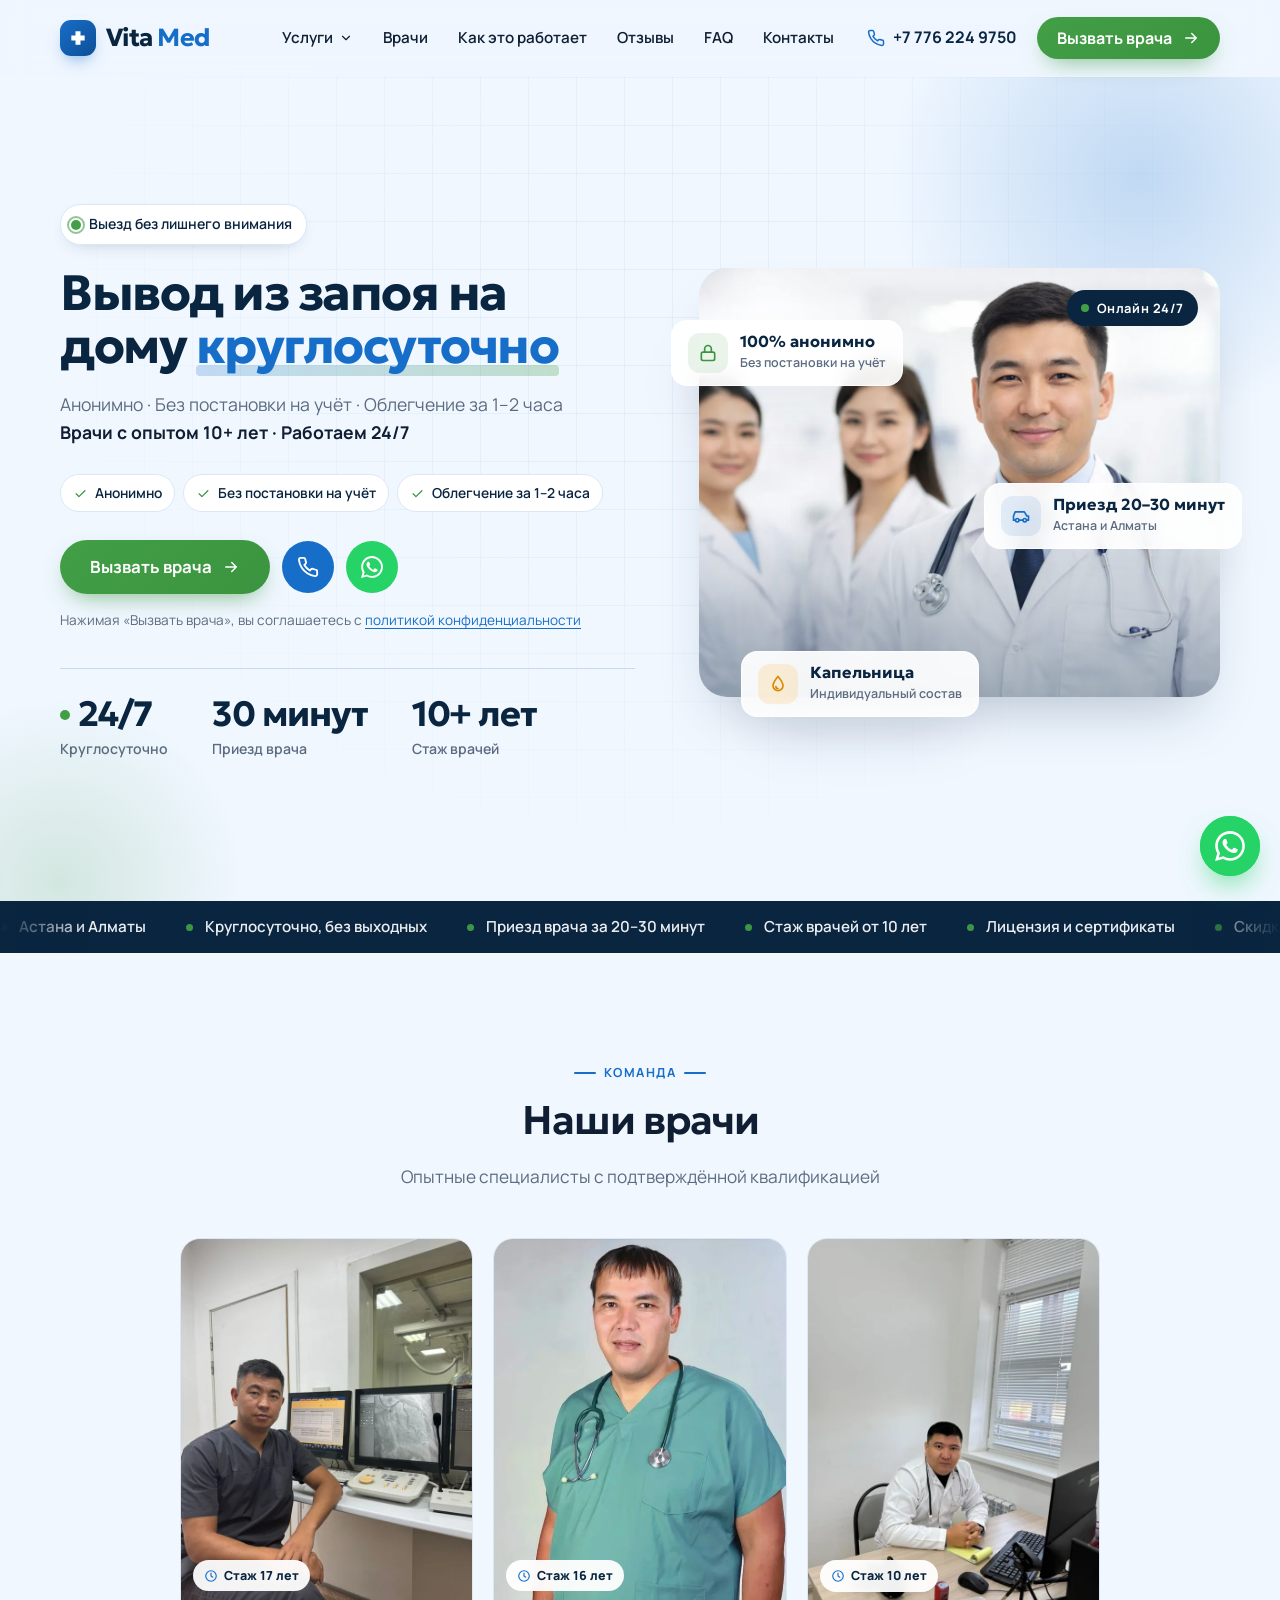
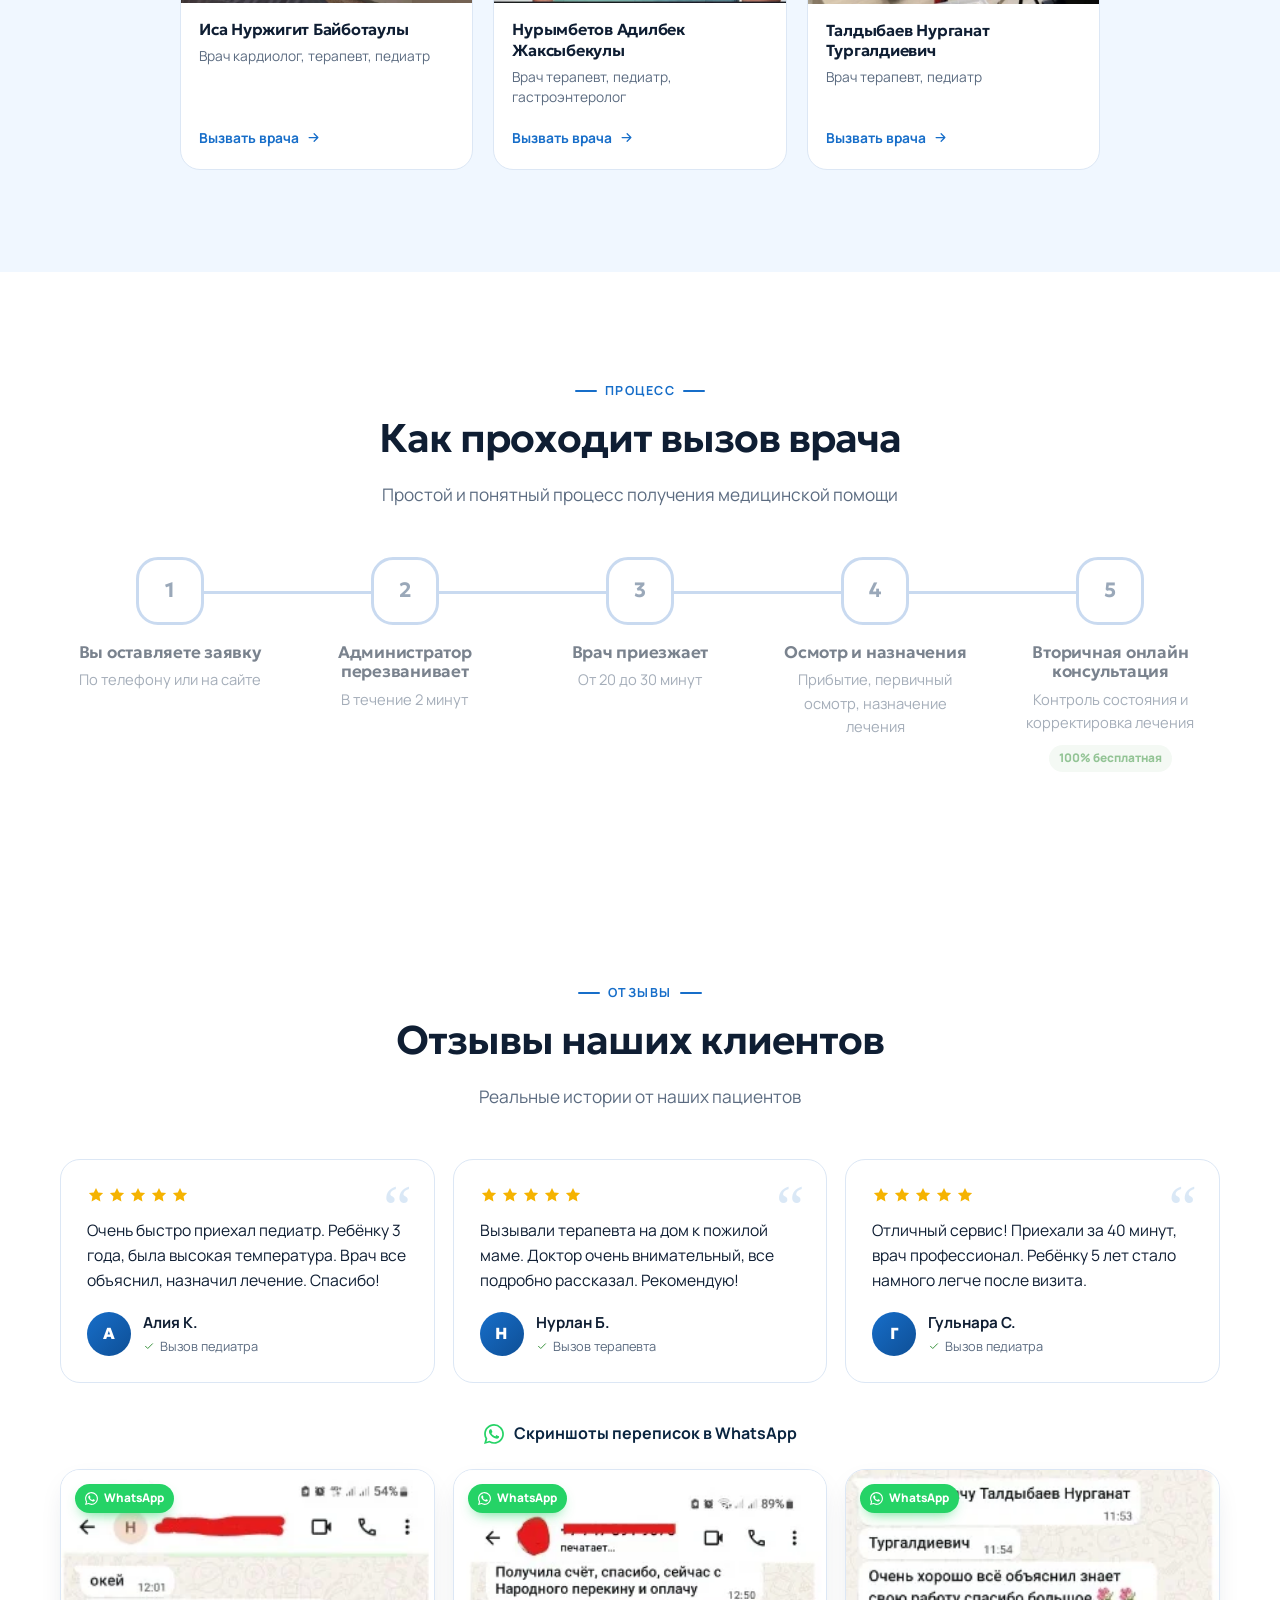
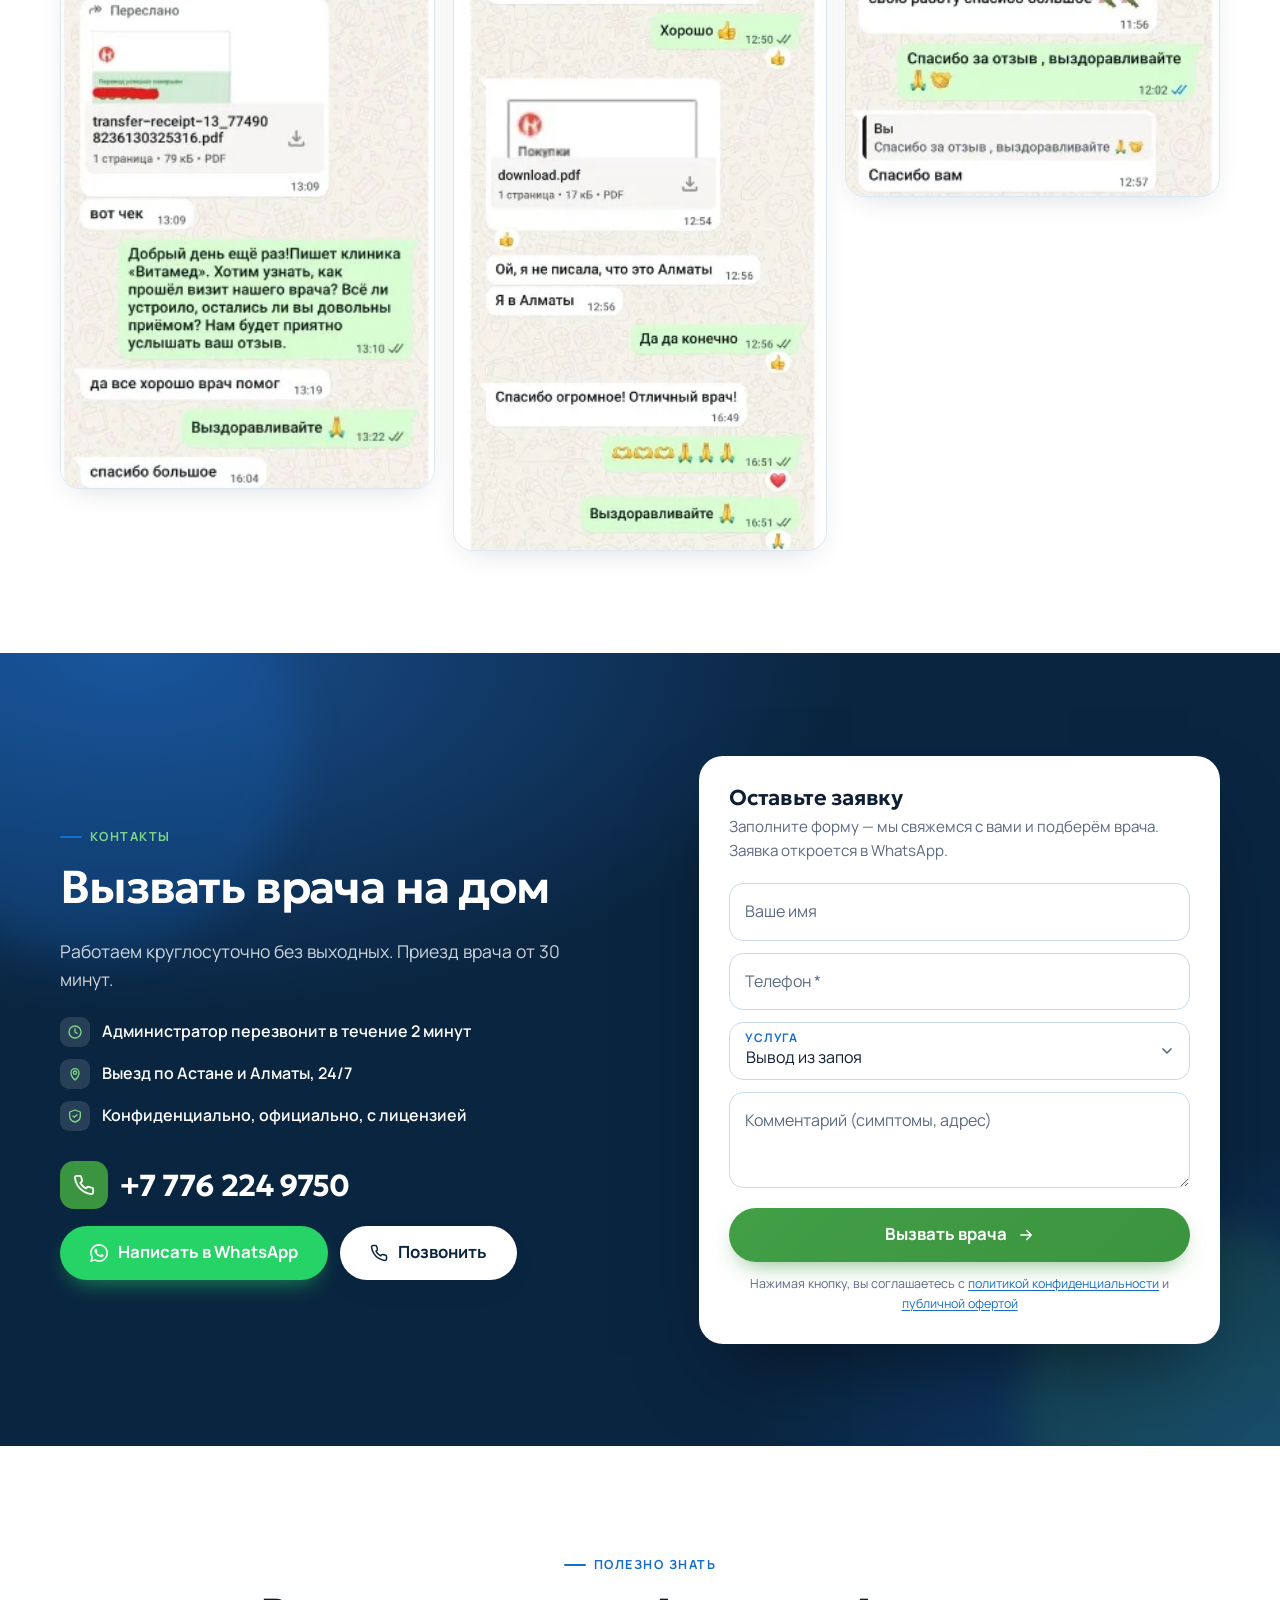
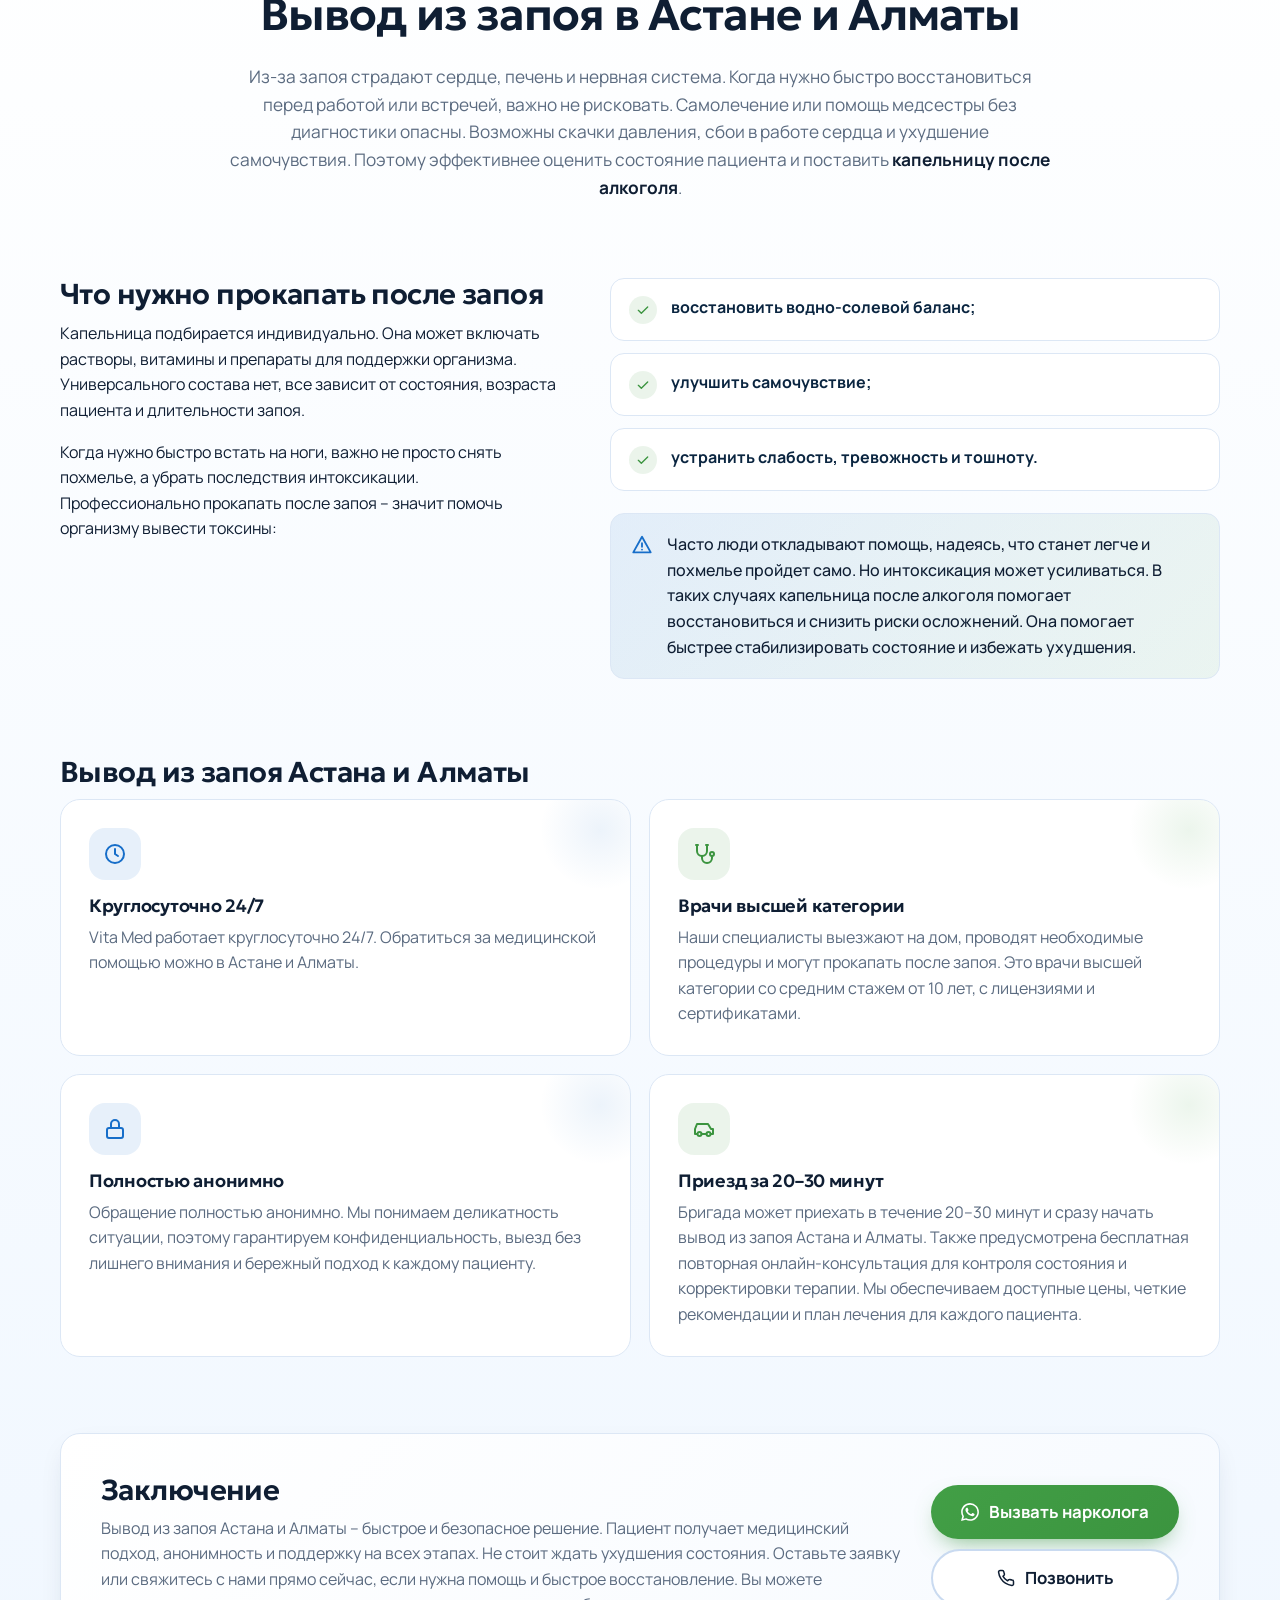
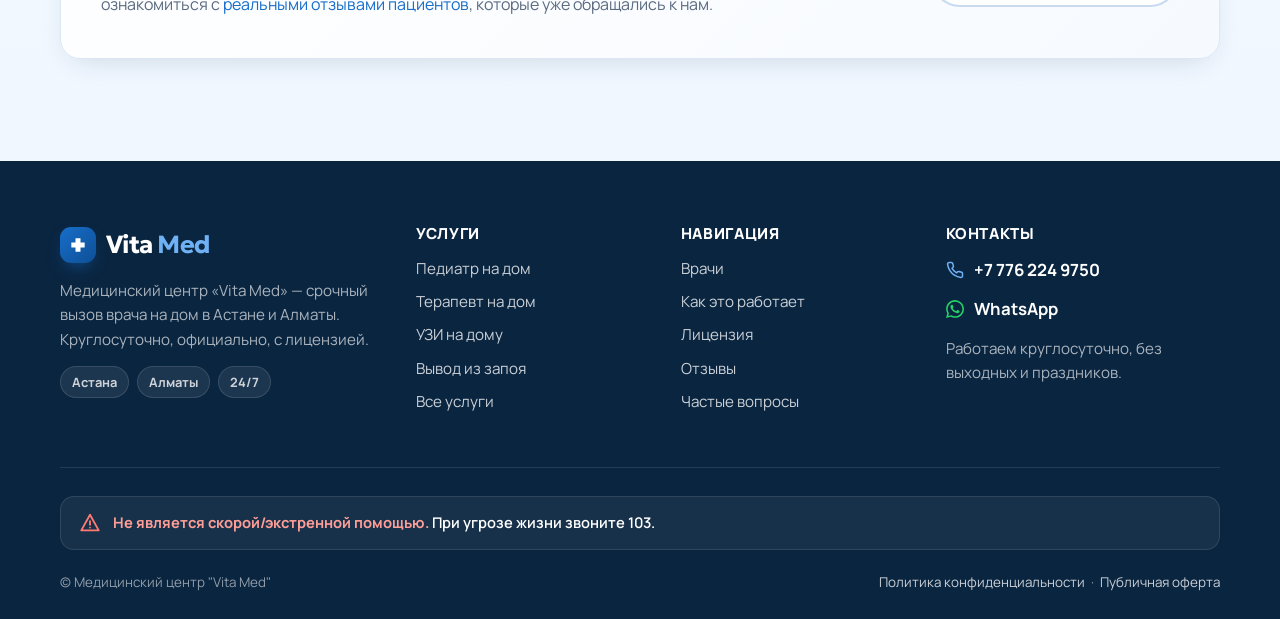
<file: vyvod/index.html>
<!doctype html>
<html lang="ru">
<head>
<meta charset="utf-8">
<meta name="viewport" content="width=device-width, initial-scale=1, viewport-fit=cover">
<title>Вывод из запоя на дому за 40 минут - Vita Med</title>
<meta name="description" content="Вывод из запоя на дому в Астане и Алматы — анонимно, без постановки на учёт, круглосуточно. Капельница после алкоголя, облегчение за 1–2 часа, врачи с опытом 10+ лет. Приезд за 20–30 минут.">
<link rel="canonical" href="https://vita-med.kz/vyvod">
<meta property="og:type" content="website">
<meta property="og:locale" content="ru_RU">
<meta property="og:site_name" content="Vita Med">
<meta property="og:title" content="Вывод из запоя на дому за 40 минут - Vita Med">
<meta property="og:description" content="Вывод из запоя на дому в Астане и Алматы — анонимно, без постановки на учёт, круглосуточно. Капельница после алкоголя, облегчение за 1–2 часа, врачи с опытом 10+ лет. Приезд за 20–30 минут.">
<meta property="og:url" content="https://vita-med.kz/vyvod">
<meta property="og:image" content="https://vita-med.kz/assets/img/og-image.jpg">
<meta property="og:image:width" content="1200">
<meta property="og:image:height" content="630">
<meta name="twitter:card" content="summary_large_image">
<meta name="theme-color" content="#176EC9">
<link rel="icon" type="image/svg+xml" href="../assets/img/favicon.svg">
<link rel="alternate icon" href="../assets/img/favicon.png">
<link rel="apple-touch-icon" href="../assets/img/apple-touch-icon.png">
<link rel="preconnect" href="https://fonts.googleapis.com">
<link rel="preconnect" href="https://fonts.gstatic.com" crossorigin>
<link href="https://fonts.googleapis.com/css2?family=Geologica:wght@500;600;700&family=Manrope:wght@500;600;700;800&display=swap" rel="stylesheet">
<link rel="stylesheet" href="../styles.css">

<!-- Google Tag Manager отключён — конверсии Google Ads идут из lead-capture.js
<script>(function(w,d,s,l,i){w[l]=w[l]||[];w[l].push({'gtm.start':
new Date().getTime(),event:'gtm.js'});var f=d.getElementsByTagName(s)[0],
j=d.createElement(s),dl=l!='dataLayer'?'&l='+l:'';j.async=true;j.src=
'https://www.googletagmanager.com/gtm.js?id='+i+dl;f.parentNode.insertBefore(j,f);
})(window,document,'script','dataLayer','GTM-N9X7V8LB');</script>
End Google Tag Manager -->
</head>
<body>
<!-- Google Tag Manager (noscript) отключён
<noscript><iframe src="https://www.googletagmanager.com/ns.html?id=GTM-N9X7V8LB"
height="0" width="0" style="display:none;visibility:hidden"></iframe></noscript>
End Google Tag Manager (noscript) -->
<div class="progress" aria-hidden="true"><span></span></div>

<header class="header">
  <div class="container">
    <a class="logo" href="../" aria-label="Vita Med — на главную"><span class="mark"><svg viewBox="0 0 24 24" fill="none" aria-hidden="true"><path d="M9 4h6v5h5v6h-5v5H9v-5H4V9h5z" fill="#fff"/></svg></span><span>Vita&nbsp;<b>Med</b></span></a>
    <ul class="nav">
      <li class="has-menu"><button class="drop" type="button" aria-expanded="false" aria-haspopup="true">Услуги <svg class="" viewBox="0 0 24 24" fill="none" stroke="currentColor" stroke-width="2" stroke-linecap="round" stroke-linejoin="round" aria-hidden="true"><path d="m6 9 6 6 6-6"/></svg></button>
        <ul class="menu"><li><a href="../pediatr/"><i><svg class="" viewBox="0 0 24 24" fill="none" stroke="currentColor" stroke-width="2" stroke-linecap="round" stroke-linejoin="round" aria-hidden="true"><circle cx="12" cy="8" r="4"/><path d="M5 21a7 7 0 0 1 14 0"/><path d="M9 8h.01M15 8h.01"/><path d="M10 10.5c.6.6 1.3.8 2 .8s1.4-.2 2-.8"/></svg></i><span>Педиатр на дом<small>Детям с рождения, 0+</small></span></a></li><li><a href="../terapevt/"><i><svg class="" viewBox="0 0 24 24" fill="none" stroke="currentColor" stroke-width="2" stroke-linecap="round" stroke-linejoin="round" aria-hidden="true"><path d="M5 3v6a5 5 0 0 0 10 0V3"/><path d="M4 3h2M14 3h2"/><path d="M10 14v2a5 5 0 0 0 10 0v-1"/><circle cx="20" cy="12" r="2"/></svg></i><span>Терапевт на дом<small>Осмотр, назначения, капельницы</small></span></a></li><li><a href="../uzi/"><i><svg class="" viewBox="0 0 24 24" fill="none" stroke="currentColor" stroke-width="2" stroke-linecap="round" stroke-linejoin="round" aria-hidden="true"><rect x="3" y="4" width="18" height="14" rx="2"/><path d="M12 8c-2 0-3.5 2-3.5 4h7c0-2-1.5-4-3.5-4z"/><path d="M8 21h8"/></svg></i><span>УЗИ на дому<small>УЗИ, УЗДГ, ЭхоКГ с расшифровкой</small></span></a></li><li><a href="../vyvod/"><i><svg class="" viewBox="0 0 24 24" fill="none" stroke="currentColor" stroke-width="2" stroke-linecap="round" stroke-linejoin="round" aria-hidden="true"><path d="M12 3s-6 7-6 11a6 6 0 0 0 12 0c0-4-6-11-6-11z"/><path d="M9.5 15a2.5 2.5 0 0 0 2.5 2.5"/></svg></i><span>Вывод из запоя<small>Анонимно, без постановки на учёт</small></span></a></li><li><a href="../#uslugi"><i><svg class="" viewBox="0 0 24 24" fill="none" stroke="currentColor" stroke-width="2" stroke-linecap="round" stroke-linejoin="round" aria-hidden="true"><path d="M9 3h6v6h6v6h-6v6H9v-6H3V9h6z"/></svg></i><span>Все услуги<small>Невропатолог, хирург, капельницы, психотерапевт</small></span></a></li></ul></li>
      <li><a href="../#vrachi">Врачи</a></li>
      <li><a href="../#kak-eto-rabotaet">Как это работает</a></li>
      <li><a href="../#otzyvy">Отзывы</a></li>
      <li><a href="../#faq">FAQ</a></li>
      <li><a href="../#kontakty">Контакты</a></li>
    </ul>
    <a class="hdr-phone" href="tel:+77762249750"><svg class="" viewBox="0 0 24 24" fill="none" stroke="currentColor" stroke-width="2" stroke-linecap="round" stroke-linejoin="round" aria-hidden="true"><path d="M22 16.9v3a2 2 0 0 1-2.2 2 19.8 19.8 0 0 1-8.6-3.1 19.5 19.5 0 0 1-6-6A19.8 19.8 0 0 1 2.1 4.2 2 2 0 0 1 4.1 2h3a2 2 0 0 1 2 1.7c.1.9.4 1.8.7 2.7a2 2 0 0 1-.5 2.1L8 9.8a16 16 0 0 0 6 6l1.3-1.3a2 2 0 0 1 2.1-.4c.9.3 1.8.6 2.7.7a2 2 0 0 1 1.9 2z"/></svg> <span>+7 776 224 9750</span></a>
    <a class="btn btn-green hdr-cta" href="https://wa.me/77762249750?text=Здравствуйте!%20Хочу%20вызвать%20врача%20на%20дом.">Вызвать врача <svg class="" viewBox="0 0 24 24" fill="none" stroke="currentColor" stroke-width="2" stroke-linecap="round" stroke-linejoin="round" aria-hidden="true"><path d="M5 12h14M13 6l6 6-6 6"/></svg></a>
    <button class="burger" type="button" aria-label="Меню" aria-expanded="false"><span></span><span></span><span></span></button>
  </div>
  <div class="drawer">
    <nav class="drawer-inner" aria-label="Мобильное меню">
      <a href="../#uslugi">Услуги <svg class="" viewBox="0 0 24 24" fill="none" stroke="currentColor" stroke-width="2" stroke-linecap="round" stroke-linejoin="round" aria-hidden="true"><path d="m6 9 6 6 6-6"/></svg></a>
      <div class="sub"><a href="../pediatr/">Педиатр на дом <svg class="" viewBox="0 0 24 24" fill="none" stroke="currentColor" stroke-width="2" stroke-linecap="round" stroke-linejoin="round" aria-hidden="true"><path d="M5 12h14M13 6l6 6-6 6"/></svg></a><a href="../terapevt/">Терапевт на дом <svg class="" viewBox="0 0 24 24" fill="none" stroke="currentColor" stroke-width="2" stroke-linecap="round" stroke-linejoin="round" aria-hidden="true"><path d="M5 12h14M13 6l6 6-6 6"/></svg></a><a href="../uzi/">УЗИ на дому <svg class="" viewBox="0 0 24 24" fill="none" stroke="currentColor" stroke-width="2" stroke-linecap="round" stroke-linejoin="round" aria-hidden="true"><path d="M5 12h14M13 6l6 6-6 6"/></svg></a><a href="../vyvod/">Вывод из запоя <svg class="" viewBox="0 0 24 24" fill="none" stroke="currentColor" stroke-width="2" stroke-linecap="round" stroke-linejoin="round" aria-hidden="true"><path d="M5 12h14M13 6l6 6-6 6"/></svg></a></div>
      <a href="../#vrachi">Врачи <svg class="" viewBox="0 0 24 24" fill="none" stroke="currentColor" stroke-width="2" stroke-linecap="round" stroke-linejoin="round" aria-hidden="true"><path d="M5 12h14M13 6l6 6-6 6"/></svg></a>
      <a href="../#kak-eto-rabotaet">Как это работает <svg class="" viewBox="0 0 24 24" fill="none" stroke="currentColor" stroke-width="2" stroke-linecap="round" stroke-linejoin="round" aria-hidden="true"><path d="M5 12h14M13 6l6 6-6 6"/></svg></a>
      <a href="../#otzyvy">Отзывы <svg class="" viewBox="0 0 24 24" fill="none" stroke="currentColor" stroke-width="2" stroke-linecap="round" stroke-linejoin="round" aria-hidden="true"><path d="M5 12h14M13 6l6 6-6 6"/></svg></a>
      <a href="../#faq">FAQ <svg class="" viewBox="0 0 24 24" fill="none" stroke="currentColor" stroke-width="2" stroke-linecap="round" stroke-linejoin="round" aria-hidden="true"><path d="M5 12h14M13 6l6 6-6 6"/></svg></a>
      <a href="../#kontakty">Контакты <svg class="" viewBox="0 0 24 24" fill="none" stroke="currentColor" stroke-width="2" stroke-linecap="round" stroke-linejoin="round" aria-hidden="true"><path d="M5 12h14M13 6l6 6-6 6"/></svg></a>
      <div class="drawer-cta"><a class="btn btn-blue" href="tel:+77762249750"><svg class="" viewBox="0 0 24 24" fill="none" stroke="currentColor" stroke-width="2" stroke-linecap="round" stroke-linejoin="round" aria-hidden="true"><path d="M22 16.9v3a2 2 0 0 1-2.2 2 19.8 19.8 0 0 1-8.6-3.1 19.5 19.5 0 0 1-6-6A19.8 19.8 0 0 1 2.1 4.2 2 2 0 0 1 4.1 2h3a2 2 0 0 1 2 1.7c.1.9.4 1.8.7 2.7a2 2 0 0 1-.5 2.1L8 9.8a16 16 0 0 0 6 6l1.3-1.3a2 2 0 0 1 2.1-.4c.9.3 1.8.6 2.7.7a2 2 0 0 1 1.9 2z"/></svg> +7 776 224 9750</a><a class="btn btn-wa" href="https://wa.me/77762249750"><svg class="" viewBox="0 0 24 24" fill="none" stroke="currentColor" stroke-width="2" stroke-linecap="round" stroke-linejoin="round" aria-hidden="true"><path fill="currentColor" stroke="none" d="M17.47 14.38c-.3-.15-1.77-.87-2.04-.97-.27-.1-.47-.15-.67.15-.2.3-.77.97-.94 1.17-.17.2-.35.22-.65.07-.3-.15-1.26-.46-2.4-1.48-.89-.79-1.49-1.77-1.66-2.07-.17-.3-.02-.46.13-.61.13-.13.3-.35.45-.52.15-.17.2-.3.3-.5.1-.2.05-.37-.02-.52-.08-.15-.67-1.62-.92-2.22-.24-.58-.49-.5-.67-.51l-.57-.01c-.2 0-.52.07-.8.37-.27.3-1.04 1.02-1.04 2.5 0 1.47 1.07 2.89 1.22 3.09.15.2 2.11 3.22 5.1 4.51.71.31 1.27.49 1.7.63.72.23 1.37.2 1.88.12.58-.09 1.77-.72 2.02-1.42.25-.7.25-1.3.17-1.42-.07-.12-.27-.2-.57-.35M12.05 21.79h-.01a9.8 9.8 0 0 1-4.98-1.36l-.36-.21-3.7.97.99-3.61-.24-.37a9.77 9.77 0 0 1-1.5-5.22c0-5.4 4.4-9.79 9.81-9.79a9.75 9.75 0 0 1 9.79 9.8c0 5.4-4.4 9.79-9.8 9.79m8.33-18.11A11.7 11.7 0 0 0 12.04 0C5.5 0 .16 5.33.16 11.88c0 2.1.55 4.14 1.59 5.94L.06 24l6.33-1.66a11.85 11.85 0 0 0 5.65 1.44h.01c6.54 0 11.87-5.33 11.87-11.88 0-3.18-1.24-6.16-3.49-8.4"/></svg> WhatsApp</a></div>
    </nav>
  </div>
</header>
<section class="hero sub">
  <div class="hero-grid-bg" aria-hidden="true"></div>
  <div class="container">
    <div class="hero-copy">
      <span class="pill"><span class="dot"></span>Выезд без лишнего внимания</span>
      <h1>Вывод из запоя на дому <em>круглосуточно</em></h1>
      <p class="hero-sub">Анонимно · Без постановки на учёт · Облегчение за 1–2 часа<br><b>Врачи с опытом 10+ лет · Работаем 24/7</b></p>
      <ul class="hero-tags"><li><svg class="" viewBox="0 0 24 24" fill="none" stroke="currentColor" stroke-width="2" stroke-linecap="round" stroke-linejoin="round" aria-hidden="true"><path d="M5 12.5l4.5 4.5L19 7.5"/></svg> Анонимно</li><li><svg class="" viewBox="0 0 24 24" fill="none" stroke="currentColor" stroke-width="2" stroke-linecap="round" stroke-linejoin="round" aria-hidden="true"><path d="M5 12.5l4.5 4.5L19 7.5"/></svg> Без постановки на учёт</li><li><svg class="" viewBox="0 0 24 24" fill="none" stroke="currentColor" stroke-width="2" stroke-linecap="round" stroke-linejoin="round" aria-hidden="true"><path d="M5 12.5l4.5 4.5L19 7.5"/></svg> Облегчение за 1–2 часа</li></ul>
      <div class="hero-actions">
        <a class="btn btn-green btn-lg" href="https://wa.me/77762249750?text=Здравствуйте!%20Хочу%20вызвать%20врача%20на%20дом.">Вызвать врача <svg class="" viewBox="0 0 24 24" fill="none" stroke="currentColor" stroke-width="2" stroke-linecap="round" stroke-linejoin="round" aria-hidden="true"><path d="M5 12h14M13 6l6 6-6 6"/></svg></a>
        <a class="btn btn-icon blue" href="tel:+77762249750" aria-label="Позвонить +7 776 224 9750"><svg class="" viewBox="0 0 24 24" fill="none" stroke="currentColor" stroke-width="2" stroke-linecap="round" stroke-linejoin="round" aria-hidden="true"><path d="M22 16.9v3a2 2 0 0 1-2.2 2 19.8 19.8 0 0 1-8.6-3.1 19.5 19.5 0 0 1-6-6A19.8 19.8 0 0 1 2.1 4.2 2 2 0 0 1 4.1 2h3a2 2 0 0 1 2 1.7c.1.9.4 1.8.7 2.7a2 2 0 0 1-.5 2.1L8 9.8a16 16 0 0 0 6 6l1.3-1.3a2 2 0 0 1 2.1-.4c.9.3 1.8.6 2.7.7a2 2 0 0 1 1.9 2z"/></svg></a>
        <a class="btn btn-icon wa" href="https://wa.me/77762249750" aria-label="Написать в WhatsApp"><svg class="" viewBox="0 0 24 24" fill="none" stroke="currentColor" stroke-width="2" stroke-linecap="round" stroke-linejoin="round" aria-hidden="true"><path fill="currentColor" stroke="none" d="M17.47 14.38c-.3-.15-1.77-.87-2.04-.97-.27-.1-.47-.15-.67.15-.2.3-.77.97-.94 1.17-.17.2-.35.22-.65.07-.3-.15-1.26-.46-2.4-1.48-.89-.79-1.49-1.77-1.66-2.07-.17-.3-.02-.46.13-.61.13-.13.3-.35.45-.52.15-.17.2-.3.3-.5.1-.2.05-.37-.02-.52-.08-.15-.67-1.62-.92-2.22-.24-.58-.49-.5-.67-.51l-.57-.01c-.2 0-.52.07-.8.37-.27.3-1.04 1.02-1.04 2.5 0 1.47 1.07 2.89 1.22 3.09.15.2 2.11 3.22 5.1 4.51.71.31 1.27.49 1.7.63.72.23 1.37.2 1.88.12.58-.09 1.77-.72 2.02-1.42.25-.7.25-1.3.17-1.42-.07-.12-.27-.2-.57-.35M12.05 21.79h-.01a9.8 9.8 0 0 1-4.98-1.36l-.36-.21-3.7.97.99-3.61-.24-.37a9.77 9.77 0 0 1-1.5-5.22c0-5.4 4.4-9.79 9.81-9.79a9.75 9.75 0 0 1 9.79 9.8c0 5.4-4.4 9.79-9.8 9.79m8.33-18.11A11.7 11.7 0 0 0 12.04 0C5.5 0 .16 5.33.16 11.88c0 2.1.55 4.14 1.59 5.94L.06 24l6.33-1.66a11.85 11.85 0 0 0 5.65 1.44h.01c6.54 0 11.87-5.33 11.87-11.88 0-3.18-1.24-6.16-3.49-8.4"/></svg></a>
      </div>
      <p class="hero-note">Нажимая «Вызвать врача», вы соглашаетесь с <a href="../privacy-policy/">политикой конфиденциальности</a></p>
      <div class="stats">
  <div class="stat"><b class="live"><i></i>24/7</b><span>Круглосуточно</span></div>
  <div class="stat"><b><span data-count="30"></span> минут</b><span>Приезд врача</span></div>
  <div class="stat"><b><span data-count="10" data-suffix="+"></span> лет</b><span>Стаж врачей</span></div>
</div>
    </div>
    <div class="hero-visual">
      <div class="hero-photo"><img src="../assets/img/hero-team.webp" alt="Врачи-наркологи Vita Med — выезд на дом" width="1200" height="990" fetchpriority="high"><span class="hero-badge"><i></i>Онлайн 24/7</span></div>
      <div class="fcard f1"><i><svg class="" viewBox="0 0 24 24" fill="none" stroke="currentColor" stroke-width="2" stroke-linecap="round" stroke-linejoin="round" aria-hidden="true"><rect x="4" y="11" width="16" height="10" rx="2"/><path d="M8 11V7a4 4 0 0 1 8 0v4"/></svg></i><div><b>100% анонимно</b><small>Без постановки на учёт</small></div></div><div class="fcard f2"><i><svg class="" viewBox="0 0 24 24" fill="none" stroke="currentColor" stroke-width="2" stroke-linecap="round" stroke-linejoin="round" aria-hidden="true"><path d="M5 17h-2v-5l2-5h11l3 5h2v5h-2"/><circle cx="7.5" cy="17" r="2"/><circle cx="16.5" cy="17" r="2"/><path d="M9.5 17h5"/></svg></i><div><b>Приезд 20–30 минут</b><small>Астана и Алматы</small></div></div><div class="fcard f3"><i><svg class="" viewBox="0 0 24 24" fill="none" stroke="currentColor" stroke-width="2" stroke-linecap="round" stroke-linejoin="round" aria-hidden="true"><path d="M12 3s-6 7-6 11a6 6 0 0 0 12 0c0-4-6-11-6-11z"/><path d="M9.5 15a2.5 2.5 0 0 0 2.5 2.5"/></svg></i><div><b>Капельница</b><small>Индивидуальный состав</small></div></div>
    </div>
  </div>
  <div class="hero-scroll" aria-hidden="true"></div>
</section><div class="strip" aria-hidden="true"><div class="marquee"><ul><li>Астана и Алматы</li><li>Круглосуточно, без выходных</li><li>Приезд врача за 20–30 минут</li><li>Стаж врачей от 10 лет</li><li>Лицензия и сертификаты</li><li>Скидка 15% пенсионерам и инвалидам</li><li>Бесплатная повторная онлайн-консультация</li><li>Анонимно и конфиденциально</li></ul><ul><li>Астана и Алматы</li><li>Круглосуточно, без выходных</li><li>Приезд врача за 20–30 минут</li><li>Стаж врачей от 10 лет</li><li>Лицензия и сертификаты</li><li>Скидка 15% пенсионерам и инвалидам</li><li>Бесплатная повторная онлайн-консультация</li><li>Анонимно и конфиденциально</li></ul></div></div>
<section class="sec" id="vrachi">
  <div class="container">
    <div class="sec-head reveal"><span class="eyebrow">Команда</span><h2>Наши врачи</h2><p>Опытные специалисты с подтверждённой квалификацией</p></div>
    
    <div class="doctors stagger few" data-limit="99"><article class="doc" data-tags="terapevt pediatr kardiolog" style="--d:0.0s"><div class="ph"><img src="../assets/doctors/isa.webp" alt="Иса Нуржигит Байботаулы — Врач кардиолог, терапевт, педиатр" width="640" height="800" loading="lazy"><span class="exp"><svg class="" viewBox="0 0 24 24" fill="none" stroke="currentColor" stroke-width="2" stroke-linecap="round" stroke-linejoin="round" aria-hidden="true"><circle cx="12" cy="12" r="9"/><path d="M12 7v5l3 2"/></svg> Стаж 17 лет</span></div><div class="body"><h3>Иса Нуржигит Байботаулы</h3><p class="spec">Врач кардиолог, терапевт, педиатр</p><div class="act"><a href="https://wa.me/77762249750?text=Здравствуйте!%20Хочу%20вызвать%20врача:%20Иса%20Нуржигит%20Байботаулы" data-service="Врач кардиолог">Вызвать врача <svg class="" viewBox="0 0 24 24" fill="none" stroke="currentColor" stroke-width="2" stroke-linecap="round" stroke-linejoin="round" aria-hidden="true"><path d="M5 12h14M13 6l6 6-6 6"/></svg></a></div></div></article><article class="doc" data-tags="terapevt pediatr" style="--d:0.05s"><div class="ph"><img src="../assets/doctors/nurymbetov.webp" alt="Нурымбетов Адилбек Жаксыбекулы — Врач терапевт, педиатр, гастроэнтеролог" width="640" height="800" loading="lazy"><span class="exp"><svg class="" viewBox="0 0 24 24" fill="none" stroke="currentColor" stroke-width="2" stroke-linecap="round" stroke-linejoin="round" aria-hidden="true"><circle cx="12" cy="12" r="9"/><path d="M12 7v5l3 2"/></svg> Стаж 16 лет</span></div><div class="body"><h3>Нурымбетов Адилбек Жаксыбекулы</h3><p class="spec">Врач терапевт, педиатр, гастроэнтеролог</p><div class="act"><a href="https://wa.me/77762249750?text=Здравствуйте!%20Хочу%20вызвать%20врача:%20Нурымбетов%20Адилбек%20Жаксыбекулы" data-service="Врач терапевт">Вызвать врача <svg class="" viewBox="0 0 24 24" fill="none" stroke="currentColor" stroke-width="2" stroke-linecap="round" stroke-linejoin="round" aria-hidden="true"><path d="M5 12h14M13 6l6 6-6 6"/></svg></a></div></div></article><article class="doc" data-tags="terapevt pediatr" style="--d:0.1s"><div class="ph"><img src="../assets/doctors/taldybaev.webp" alt="Талдыбаев Нурганат Тургалдиевич — Врач терапевт, педиатр" width="640" height="800" loading="lazy"><span class="exp"><svg class="" viewBox="0 0 24 24" fill="none" stroke="currentColor" stroke-width="2" stroke-linecap="round" stroke-linejoin="round" aria-hidden="true"><circle cx="12" cy="12" r="9"/><path d="M12 7v5l3 2"/></svg> Стаж 10 лет</span></div><div class="body"><h3>Талдыбаев Нурганат Тургалдиевич</h3><p class="spec">Врач терапевт, педиатр</p><div class="act"><a href="https://wa.me/77762249750?text=Здравствуйте!%20Хочу%20вызвать%20врача:%20Талдыбаев%20Нурганат%20Тургалдиевич" data-service="Врач терапевт">Вызвать врача <svg class="" viewBox="0 0 24 24" fill="none" stroke="currentColor" stroke-width="2" stroke-linecap="round" stroke-linejoin="round" aria-hidden="true"><path d="M5 12h14M13 6l6 6-6 6"/></svg></a></div></div></article></div>
    
  </div>
</section>
<section class="sec sec-alt" id="kak-eto-rabotaet">
  <div class="container">
    <div class="sec-head reveal"><span class="eyebrow">Процесс</span><h2>Как проходит вызов врача</h2><p>Простой и понятный процесс получения медицинской помощи</p></div>
    <div class="steps"><div class="step"><div class="n">1</div><div class="txt"><h3>Вы оставляете заявку</h3><p>По телефону или на сайте</p></div></div><div class="step"><div class="n">2</div><div class="txt"><h3>Администратор перезванивает</h3><p>В течение 2 минут</p></div></div><div class="step"><div class="n">3</div><div class="txt"><h3>Врач приезжает</h3><p>От 20 до 30 минут</p></div></div><div class="step"><div class="n">4</div><div class="txt"><h3>Осмотр и назначения</h3><p>Прибытие, первичный осмотр, назначение лечения</p></div></div><div class="step"><div class="n">5</div><div class="txt"><h3>Вторичная онлайн консультация</h3><p>Контроль состояния и корректировка лечения</p><span class="badge">100% бесплатная</span></div></div></div>
  </div>
</section>
<section class="sec sec-alt" id="otzyvy">
  <div class="container">
    <div class="sec-head reveal"><span class="eyebrow">Отзывы</span><h2>Отзывы наших клиентов</h2><p>Реальные истории от наших пациентов</p></div>
    <div class="reviews stagger"><article class="rev"><span class="q">“</span><div class="stars" aria-label="5 из 5"><svg viewBox="0 0 24 24" fill="currentColor" aria-hidden="true"><path d="m12 2.5 2.9 6 6.6.9-4.8 4.6 1.2 6.5L12 17.4 6.1 20.5l1.2-6.5L2.5 9.4l6.6-.9z"/></svg><svg viewBox="0 0 24 24" fill="currentColor" aria-hidden="true"><path d="m12 2.5 2.9 6 6.6.9-4.8 4.6 1.2 6.5L12 17.4 6.1 20.5l1.2-6.5L2.5 9.4l6.6-.9z"/></svg><svg viewBox="0 0 24 24" fill="currentColor" aria-hidden="true"><path d="m12 2.5 2.9 6 6.6.9-4.8 4.6 1.2 6.5L12 17.4 6.1 20.5l1.2-6.5L2.5 9.4l6.6-.9z"/></svg><svg viewBox="0 0 24 24" fill="currentColor" aria-hidden="true"><path d="m12 2.5 2.9 6 6.6.9-4.8 4.6 1.2 6.5L12 17.4 6.1 20.5l1.2-6.5L2.5 9.4l6.6-.9z"/></svg><svg viewBox="0 0 24 24" fill="currentColor" aria-hidden="true"><path d="m12 2.5 2.9 6 6.6.9-4.8 4.6 1.2 6.5L12 17.4 6.1 20.5l1.2-6.5L2.5 9.4l6.6-.9z"/></svg></div><p>Очень быстро приехал педиатр. Ребёнку 3 года, была высокая температура. Врач все объяснил, назначил лечение. Спасибо!</p><div class="who"><i>А</i><div><b>Алия К.</b><small><svg class="" viewBox="0 0 24 24" fill="none" stroke="currentColor" stroke-width="2" stroke-linecap="round" stroke-linejoin="round" aria-hidden="true"><path d="M5 12.5l4.5 4.5L19 7.5"/></svg> Вызов педиатра</small></div></div></article><article class="rev"><span class="q">“</span><div class="stars" aria-label="5 из 5"><svg viewBox="0 0 24 24" fill="currentColor" aria-hidden="true"><path d="m12 2.5 2.9 6 6.6.9-4.8 4.6 1.2 6.5L12 17.4 6.1 20.5l1.2-6.5L2.5 9.4l6.6-.9z"/></svg><svg viewBox="0 0 24 24" fill="currentColor" aria-hidden="true"><path d="m12 2.5 2.9 6 6.6.9-4.8 4.6 1.2 6.5L12 17.4 6.1 20.5l1.2-6.5L2.5 9.4l6.6-.9z"/></svg><svg viewBox="0 0 24 24" fill="currentColor" aria-hidden="true"><path d="m12 2.5 2.9 6 6.6.9-4.8 4.6 1.2 6.5L12 17.4 6.1 20.5l1.2-6.5L2.5 9.4l6.6-.9z"/></svg><svg viewBox="0 0 24 24" fill="currentColor" aria-hidden="true"><path d="m12 2.5 2.9 6 6.6.9-4.8 4.6 1.2 6.5L12 17.4 6.1 20.5l1.2-6.5L2.5 9.4l6.6-.9z"/></svg><svg viewBox="0 0 24 24" fill="currentColor" aria-hidden="true"><path d="m12 2.5 2.9 6 6.6.9-4.8 4.6 1.2 6.5L12 17.4 6.1 20.5l1.2-6.5L2.5 9.4l6.6-.9z"/></svg></div><p>Вызывали терапевта на дом к пожилой маме. Доктор очень внимательный, все подробно рассказал. Рекомендую!</p><div class="who"><i>Н</i><div><b>Нурлан Б.</b><small><svg class="" viewBox="0 0 24 24" fill="none" stroke="currentColor" stroke-width="2" stroke-linecap="round" stroke-linejoin="round" aria-hidden="true"><path d="M5 12.5l4.5 4.5L19 7.5"/></svg> Вызов терапевта</small></div></div></article><article class="rev"><span class="q">“</span><div class="stars" aria-label="5 из 5"><svg viewBox="0 0 24 24" fill="currentColor" aria-hidden="true"><path d="m12 2.5 2.9 6 6.6.9-4.8 4.6 1.2 6.5L12 17.4 6.1 20.5l1.2-6.5L2.5 9.4l6.6-.9z"/></svg><svg viewBox="0 0 24 24" fill="currentColor" aria-hidden="true"><path d="m12 2.5 2.9 6 6.6.9-4.8 4.6 1.2 6.5L12 17.4 6.1 20.5l1.2-6.5L2.5 9.4l6.6-.9z"/></svg><svg viewBox="0 0 24 24" fill="currentColor" aria-hidden="true"><path d="m12 2.5 2.9 6 6.6.9-4.8 4.6 1.2 6.5L12 17.4 6.1 20.5l1.2-6.5L2.5 9.4l6.6-.9z"/></svg><svg viewBox="0 0 24 24" fill="currentColor" aria-hidden="true"><path d="m12 2.5 2.9 6 6.6.9-4.8 4.6 1.2 6.5L12 17.4 6.1 20.5l1.2-6.5L2.5 9.4l6.6-.9z"/></svg><svg viewBox="0 0 24 24" fill="currentColor" aria-hidden="true"><path d="m12 2.5 2.9 6 6.6.9-4.8 4.6 1.2 6.5L12 17.4 6.1 20.5l1.2-6.5L2.5 9.4l6.6-.9z"/></svg></div><p>Отличный сервис! Приехали за 40 минут, врач профессионал. Ребёнку 5 лет стало намного легче после визита.</p><div class="who"><i>Г</i><div><b>Гульнара С.</b><small><svg class="" viewBox="0 0 24 24" fill="none" stroke="currentColor" stroke-width="2" stroke-linecap="round" stroke-linejoin="round" aria-hidden="true"><path d="M5 12.5l4.5 4.5L19 7.5"/></svg> Вызов педиатра</small></div></div></article></div>
    <p class="reviews-sub reveal"><svg class="" viewBox="0 0 24 24" fill="none" stroke="currentColor" stroke-width="2" stroke-linecap="round" stroke-linejoin="round" aria-hidden="true"><path fill="currentColor" stroke="none" d="M17.47 14.38c-.3-.15-1.77-.87-2.04-.97-.27-.1-.47-.15-.67.15-.2.3-.77.97-.94 1.17-.17.2-.35.22-.65.07-.3-.15-1.26-.46-2.4-1.48-.89-.79-1.49-1.77-1.66-2.07-.17-.3-.02-.46.13-.61.13-.13.3-.35.45-.52.15-.17.2-.3.3-.5.1-.2.05-.37-.02-.52-.08-.15-.67-1.62-.92-2.22-.24-.58-.49-.5-.67-.51l-.57-.01c-.2 0-.52.07-.8.37-.27.3-1.04 1.02-1.04 2.5 0 1.47 1.07 2.89 1.22 3.09.15.2 2.11 3.22 5.1 4.51.71.31 1.27.49 1.7.63.72.23 1.37.2 1.88.12.58-.09 1.77-.72 2.02-1.42.25-.7.25-1.3.17-1.42-.07-.12-.27-.2-.57-.35M12.05 21.79h-.01a9.8 9.8 0 0 1-4.98-1.36l-.36-.21-3.7.97.99-3.61-.24-.37a9.77 9.77 0 0 1-1.5-5.22c0-5.4 4.4-9.79 9.81-9.79a9.75 9.75 0 0 1 9.79 9.8c0 5.4-4.4 9.79-9.8 9.79m8.33-18.11A11.7 11.7 0 0 0 12.04 0C5.5 0 .16 5.33.16 11.88c0 2.1.55 4.14 1.59 5.94L.06 24l6.33-1.66a11.85 11.85 0 0 0 5.65 1.44h.01c6.54 0 11.87-5.33 11.87-11.88 0-3.18-1.24-6.16-3.49-8.4"/></svg> Скриншоты переписок в WhatsApp</p>
    <div class="shots stagger"><a href="../assets/reviews/review-1.webp" data-lightbox="reviews" data-alt="Отзыв пациента Vita Med в WhatsApp 1"><span class="wa-tag"><svg class="" viewBox="0 0 24 24" fill="none" stroke="currentColor" stroke-width="2" stroke-linecap="round" stroke-linejoin="round" aria-hidden="true"><path fill="currentColor" stroke="none" d="M17.47 14.38c-.3-.15-1.77-.87-2.04-.97-.27-.1-.47-.15-.67.15-.2.3-.77.97-.94 1.17-.17.2-.35.22-.65.07-.3-.15-1.26-.46-2.4-1.48-.89-.79-1.49-1.77-1.66-2.07-.17-.3-.02-.46.13-.61.13-.13.3-.35.45-.52.15-.17.2-.3.3-.5.1-.2.05-.37-.02-.52-.08-.15-.67-1.62-.92-2.22-.24-.58-.49-.5-.67-.51l-.57-.01c-.2 0-.52.07-.8.37-.27.3-1.04 1.02-1.04 2.5 0 1.47 1.07 2.89 1.22 3.09.15.2 2.11 3.22 5.1 4.51.71.31 1.27.49 1.7.63.72.23 1.37.2 1.88.12.58-.09 1.77-.72 2.02-1.42.25-.7.25-1.3.17-1.42-.07-.12-.27-.2-.57-.35M12.05 21.79h-.01a9.8 9.8 0 0 1-4.98-1.36l-.36-.21-3.7.97.99-3.61-.24-.37a9.77 9.77 0 0 1-1.5-5.22c0-5.4 4.4-9.79 9.81-9.79a9.75 9.75 0 0 1 9.79 9.8c0 5.4-4.4 9.79-9.8 9.79m8.33-18.11A11.7 11.7 0 0 0 12.04 0C5.5 0 .16 5.33.16 11.88c0 2.1.55 4.14 1.59 5.94L.06 24l6.33-1.66a11.85 11.85 0 0 0 5.65 1.44h.01c6.54 0 11.87-5.33 11.87-11.88 0-3.18-1.24-6.16-3.49-8.4"/></svg> WhatsApp</span><img src="../assets/reviews/review-1.webp" alt="Отзыв пациента Vita Med в WhatsApp 1" width="720" height="760" loading="lazy"></a><a href="../assets/reviews/review-2.webp" data-lightbox="reviews" data-alt="Отзыв пациента Vita Med в WhatsApp 2"><span class="wa-tag"><svg class="" viewBox="0 0 24 24" fill="none" stroke="currentColor" stroke-width="2" stroke-linecap="round" stroke-linejoin="round" aria-hidden="true"><path fill="currentColor" stroke="none" d="M17.47 14.38c-.3-.15-1.77-.87-2.04-.97-.27-.1-.47-.15-.67.15-.2.3-.77.97-.94 1.17-.17.2-.35.22-.65.07-.3-.15-1.26-.46-2.4-1.48-.89-.79-1.49-1.77-1.66-2.07-.17-.3-.02-.46.13-.61.13-.13.3-.35.45-.52.15-.17.2-.3.3-.5.1-.2.05-.37-.02-.52-.08-.15-.67-1.62-.92-2.22-.24-.58-.49-.5-.67-.51l-.57-.01c-.2 0-.52.07-.8.37-.27.3-1.04 1.02-1.04 2.5 0 1.47 1.07 2.89 1.22 3.09.15.2 2.11 3.22 5.1 4.51.71.31 1.27.49 1.7.63.72.23 1.37.2 1.88.12.58-.09 1.77-.72 2.02-1.42.25-.7.25-1.3.17-1.42-.07-.12-.27-.2-.57-.35M12.05 21.79h-.01a9.8 9.8 0 0 1-4.98-1.36l-.36-.21-3.7.97.99-3.61-.24-.37a9.77 9.77 0 0 1-1.5-5.22c0-5.4 4.4-9.79 9.81-9.79a9.75 9.75 0 0 1 9.79 9.8c0 5.4-4.4 9.79-9.8 9.79m8.33-18.11A11.7 11.7 0 0 0 12.04 0C5.5 0 .16 5.33.16 11.88c0 2.1.55 4.14 1.59 5.94L.06 24l6.33-1.66a11.85 11.85 0 0 0 5.65 1.44h.01c6.54 0 11.87-5.33 11.87-11.88 0-3.18-1.24-6.16-3.49-8.4"/></svg> WhatsApp</span><img src="../assets/reviews/review-2.webp" alt="Отзыв пациента Vita Med в WhatsApp 2" width="720" height="760" loading="lazy"></a><a href="../assets/reviews/review-3.webp" data-lightbox="reviews" data-alt="Отзыв пациента Vita Med в WhatsApp 3"><span class="wa-tag"><svg class="" viewBox="0 0 24 24" fill="none" stroke="currentColor" stroke-width="2" stroke-linecap="round" stroke-linejoin="round" aria-hidden="true"><path fill="currentColor" stroke="none" d="M17.47 14.38c-.3-.15-1.77-.87-2.04-.97-.27-.1-.47-.15-.67.15-.2.3-.77.97-.94 1.17-.17.2-.35.22-.65.07-.3-.15-1.26-.46-2.4-1.48-.89-.79-1.49-1.77-1.66-2.07-.17-.3-.02-.46.13-.61.13-.13.3-.35.45-.52.15-.17.2-.3.3-.5.1-.2.05-.37-.02-.52-.08-.15-.67-1.62-.92-2.22-.24-.58-.49-.5-.67-.51l-.57-.01c-.2 0-.52.07-.8.37-.27.3-1.04 1.02-1.04 2.5 0 1.47 1.07 2.89 1.22 3.09.15.2 2.11 3.22 5.1 4.51.71.31 1.27.49 1.7.63.72.23 1.37.2 1.88.12.58-.09 1.77-.72 2.02-1.42.25-.7.25-1.3.17-1.42-.07-.12-.27-.2-.57-.35M12.05 21.79h-.01a9.8 9.8 0 0 1-4.98-1.36l-.36-.21-3.7.97.99-3.61-.24-.37a9.77 9.77 0 0 1-1.5-5.22c0-5.4 4.4-9.79 9.81-9.79a9.75 9.75 0 0 1 9.79 9.8c0 5.4-4.4 9.79-9.8 9.79m8.33-18.11A11.7 11.7 0 0 0 12.04 0C5.5 0 .16 5.33.16 11.88c0 2.1.55 4.14 1.59 5.94L.06 24l6.33-1.66a11.85 11.85 0 0 0 5.65 1.44h.01c6.54 0 11.87-5.33 11.87-11.88 0-3.18-1.24-6.16-3.49-8.4"/></svg> WhatsApp</span><img src="../assets/reviews/review-3.webp" alt="Отзыв пациента Vita Med в WhatsApp 3" width="720" height="760" loading="lazy"></a></div>
  </div>
</section>
<section class="sec cta" id="kontakty">
  <span class="orb a"></span><span class="orb b"></span>
  <div class="container">
    <div class="reveal-left">
      <span class="eyebrow" style="color:#7ED684">Контакты</span>
      <h2>Вызвать врача на дом</h2>
      <p class="lead">Работаем круглосуточно без выходных. Приезд врача от 30 минут.</p>
      <ul class="cta-list">
        <li><i><svg class="" viewBox="0 0 24 24" fill="none" stroke="currentColor" stroke-width="2" stroke-linecap="round" stroke-linejoin="round" aria-hidden="true"><circle cx="12" cy="12" r="9"/><path d="M12 7v5l3 2"/></svg></i>Администратор перезвонит в течение 2 минут</li>
        <li><i><svg class="" viewBox="0 0 24 24" fill="none" stroke="currentColor" stroke-width="2" stroke-linecap="round" stroke-linejoin="round" aria-hidden="true"><path d="M12 21s-6-5.5-6-11a6 6 0 0 1 12 0c0 5.5-6 11-6 11z"/><circle cx="12" cy="10" r="2.5"/></svg></i>Выезд по Астане и Алматы, 24/7</li>
        <li><i><svg class="" viewBox="0 0 24 24" fill="none" stroke="currentColor" stroke-width="2" stroke-linecap="round" stroke-linejoin="round" aria-hidden="true"><path d="M12 3l8 3v6c0 5-3.5 8-8 9-4.5-1-8-4-8-9V6z"/><path d="m9 12 2 2 4-4"/></svg></i>Конфиденциально, официально, с лицензией</li>
      </ul>
      <a class="phone-big" href="tel:+77762249750"><i><svg class="" viewBox="0 0 24 24" fill="none" stroke="currentColor" stroke-width="2" stroke-linecap="round" stroke-linejoin="round" aria-hidden="true"><path d="M22 16.9v3a2 2 0 0 1-2.2 2 19.8 19.8 0 0 1-8.6-3.1 19.5 19.5 0 0 1-6-6A19.8 19.8 0 0 1 2.1 4.2 2 2 0 0 1 4.1 2h3a2 2 0 0 1 2 1.7c.1.9.4 1.8.7 2.7a2 2 0 0 1-.5 2.1L8 9.8a16 16 0 0 0 6 6l1.3-1.3a2 2 0 0 1 2.1-.4c.9.3 1.8.6 2.7.7a2 2 0 0 1 1.9 2z"/></svg></i>+7 776 224 9750</a>
      <div class="wa-row"><a class="btn btn-wa btn-lg" href="https://wa.me/77762249750"><svg class="" viewBox="0 0 24 24" fill="none" stroke="currentColor" stroke-width="2" stroke-linecap="round" stroke-linejoin="round" aria-hidden="true"><path fill="currentColor" stroke="none" d="M17.47 14.38c-.3-.15-1.77-.87-2.04-.97-.27-.1-.47-.15-.67.15-.2.3-.77.97-.94 1.17-.17.2-.35.22-.65.07-.3-.15-1.26-.46-2.4-1.48-.89-.79-1.49-1.77-1.66-2.07-.17-.3-.02-.46.13-.61.13-.13.3-.35.45-.52.15-.17.2-.3.3-.5.1-.2.05-.37-.02-.52-.08-.15-.67-1.62-.92-2.22-.24-.58-.49-.5-.67-.51l-.57-.01c-.2 0-.52.07-.8.37-.27.3-1.04 1.02-1.04 2.5 0 1.47 1.07 2.89 1.22 3.09.15.2 2.11 3.22 5.1 4.51.71.31 1.27.49 1.7.63.72.23 1.37.2 1.88.12.58-.09 1.77-.72 2.02-1.42.25-.7.25-1.3.17-1.42-.07-.12-.27-.2-.57-.35M12.05 21.79h-.01a9.8 9.8 0 0 1-4.98-1.36l-.36-.21-3.7.97.99-3.61-.24-.37a9.77 9.77 0 0 1-1.5-5.22c0-5.4 4.4-9.79 9.81-9.79a9.75 9.75 0 0 1 9.79 9.8c0 5.4-4.4 9.79-9.8 9.79m8.33-18.11A11.7 11.7 0 0 0 12.04 0C5.5 0 .16 5.33.16 11.88c0 2.1.55 4.14 1.59 5.94L.06 24l6.33-1.66a11.85 11.85 0 0 0 5.65 1.44h.01c6.54 0 11.87-5.33 11.87-11.88 0-3.18-1.24-6.16-3.49-8.4"/></svg> Написать в WhatsApp</a><a class="btn btn-white btn-lg" href="tel:+77762249750"><svg class="" viewBox="0 0 24 24" fill="none" stroke="currentColor" stroke-width="2" stroke-linecap="round" stroke-linejoin="round" aria-hidden="true"><path d="M22 16.9v3a2 2 0 0 1-2.2 2 19.8 19.8 0 0 1-8.6-3.1 19.5 19.5 0 0 1-6-6A19.8 19.8 0 0 1 2.1 4.2 2 2 0 0 1 4.1 2h3a2 2 0 0 1 2 1.7c.1.9.4 1.8.7 2.7a2 2 0 0 1-.5 2.1L8 9.8a16 16 0 0 0 6 6l1.3-1.3a2 2 0 0 1 2.1-.4c.9.3 1.8.6 2.7.7a2 2 0 0 1 1.9 2z"/></svg> Позвонить</a></div>
    </div>
    <div class="form-card reveal-scale" style="--d:.15s">
      <h3>Оставьте заявку</h3>
      <p class="hint">Заполните форму — мы свяжемся с вами и подберём врача. Заявка откроется в WhatsApp.</p>
      <form id="lead-form" novalidate>
        <label class="field"><input type="text" name="name" autocomplete="name" placeholder=" "><span>Ваше имя</span></label>
        <label class="field"><input type="tel" name="phone" inputmode="tel" autocomplete="tel" placeholder=" " required><span>Телефон *</span></label>
        <p class="form-err" hidden>Проверьте номер: нужен действующий номер в формате +7 7XX XXX XX XX</p>
        <label class="hp" aria-hidden="true">Сайт<input type="text" name="website" tabindex="-1" autocomplete="off"></label>
        <label class="field"><select name="service"><option value="" hidden></option><option value="Терапевт">Терапевт</option><option value="Педиатр">Педиатр</option><option value="Невропатолог">Невропатолог</option><option value="Хирург">Хирург</option><option value="Капельница на дому">Капельница на дому</option><option value="Вывод из запоя" selected>Вывод из запоя</option><option value="УЗИ на дому">УЗИ на дому</option><option value="Психотерапевт">Психотерапевт</option><option value="Медсестра (уколы, капельницы)">Медсестра (уколы, капельницы)</option><option value="Другое">Другое</option></select><span>Услуга</span></label>
        <label class="field"><textarea name="comment" placeholder=" "></textarea><span>Комментарий (симптомы, адрес)</span></label>
        <button class="btn btn-green btn-lg btn-block" type="submit">Вызвать врача <svg class="" viewBox="0 0 24 24" fill="none" stroke="currentColor" stroke-width="2" stroke-linecap="round" stroke-linejoin="round" aria-hidden="true"><path d="M5 12h14M13 6l6 6-6 6"/></svg></button>
        <p class="form-note">Нажимая кнопку, вы соглашаетесь с <a href="../privacy-policy/">политикой конфиденциальности</a> и <a href="../oferta/">публичной офертой</a></p>
      </form>
      <div class="form-ok"><svg class="" viewBox="0 0 24 24" fill="none" stroke="currentColor" stroke-width="2" stroke-linecap="round" stroke-linejoin="round" aria-hidden="true"><path d="M12 3l8 3v6c0 5-3.5 8-8 9-4.5-1-8-4-8-9V6z"/><path d="m9 12 2 2 4-4"/></svg><h3>Заявка сформирована</h3><p class="hint">Откройте WhatsApp и отправьте сообщение — администратор ответит в течение пары минут.</p><button class="btn btn-ghost" type="button">Отправить ещё одну</button></div>
    </div>
  </div>
</section>
<section class="sec seo" id="seo">
  <div class="container">
    <div class="intro reveal">
      <span class="eyebrow">Полезно знать</span>
      <h2>Вывод из запоя в Астане и Алматы</h2>
      <p>Из-за запоя страдают сердце, печень и нервная система. Когда нужно быстро восстановиться перед работой или встречей, важно не рисковать. Самолечение или помощь медсестры без диагностики опасны. Возможны скачки давления, сбои в работе сердца и ухудшение самочувствия. Поэтому эффективнее оценить состояние пациента и поставить <strong>капельницу после алкоголя</strong>.</p>
    </div>
    <div class="seo-block seo-two">
      <div class="sticky reveal">
        <h3>Что нужно прокапать после запоя</h3>
        <p>Капельница подбирается индивидуально. Она может включать растворы, витамины и препараты для поддержки организма. Универсального состава нет, все зависит от состояния, возраста пациента и длительности запоя.</p>
        <p>Когда нужно быстро встать на ноги, важно не просто снять похмелье, а убрать последствия интоксикации. Профессионально прокапать после запоя – значит помочь организму вывести токсины:</p>
      </div>
      <div>
        <ul class="checklist"><li><span class="chk"><svg class="" viewBox="0 0 24 24" fill="none" stroke="currentColor" stroke-width="2" stroke-linecap="round" stroke-linejoin="round" aria-hidden="true"><path d="M5 12.5l4.5 4.5L19 7.5"/></svg></span><div><b>восстановить водно-солевой баланс;</b></div></li><li><span class="chk"><svg class="" viewBox="0 0 24 24" fill="none" stroke="currentColor" stroke-width="2" stroke-linecap="round" stroke-linejoin="round" aria-hidden="true"><path d="M5 12.5l4.5 4.5L19 7.5"/></svg></span><div><b>улучшить самочувствие;</b></div></li><li><span class="chk"><svg class="" viewBox="0 0 24 24" fill="none" stroke="currentColor" stroke-width="2" stroke-linecap="round" stroke-linejoin="round" aria-hidden="true"><path d="M5 12.5l4.5 4.5L19 7.5"/></svg></span><div><b>устранить слабость, тревожность и тошноту.</b></div></li></ul>
        <div class="note-card"><svg class="" viewBox="0 0 24 24" fill="none" stroke="currentColor" stroke-width="2" stroke-linecap="round" stroke-linejoin="round" aria-hidden="true"><path d="M12 3 2.5 20h19z"/><path d="M12 10v4M12 17h.01"/></svg><p>Часто люди откладывают помощь, надеясь, что станет легче и похмелье пройдет само. Но интоксикация может усиливаться. В таких случаях капельница после алкоголя помогает восстановиться и снизить риски осложнений. Она помогает быстрее стабилизировать состояние и избежать ухудшения.</p></div>
      </div>
    </div>
    <div class="seo-block">
      <div class="reveal"><h3>Вывод из запоя Астана и Алматы</h3></div>
      <div class="split stagger"><div class="card a"><span class="corner"></span><i class="ic"><svg class="" viewBox="0 0 24 24" fill="none" stroke="currentColor" stroke-width="2" stroke-linecap="round" stroke-linejoin="round" aria-hidden="true"><circle cx="12" cy="12" r="9"/><path d="M12 7v5l3 2"/></svg></i><h4>Круглосуточно 24/7</h4><p>Vita Med работает круглосуточно 24/7. Обратиться за медицинской помощью можно в Астане и Алматы.</p></div><div class="card b"><span class="corner"></span><i class="ic"><svg class="" viewBox="0 0 24 24" fill="none" stroke="currentColor" stroke-width="2" stroke-linecap="round" stroke-linejoin="round" aria-hidden="true"><path d="M5 3v6a5 5 0 0 0 10 0V3"/><path d="M4 3h2M14 3h2"/><path d="M10 14v2a5 5 0 0 0 10 0v-1"/><circle cx="20" cy="12" r="2"/></svg></i><h4>Врачи высшей категории</h4><p>Наши специалисты выезжают на дом, проводят необходимые процедуры и могут прокапать после запоя. Это врачи высшей категории со средним стажем от 10 лет, с лицензиями и сертификатами.</p></div><div class="card a"><span class="corner"></span><i class="ic"><svg class="" viewBox="0 0 24 24" fill="none" stroke="currentColor" stroke-width="2" stroke-linecap="round" stroke-linejoin="round" aria-hidden="true"><rect x="4" y="11" width="16" height="10" rx="2"/><path d="M8 11V7a4 4 0 0 1 8 0v4"/></svg></i><h4>Полностью анонимно</h4><p>Обращение полностью анонимно. Мы понимаем деликатность ситуации, поэтому гарантируем конфиденциальность, выезд без лишнего внимания и бережный подход к каждому пациенту.</p></div><div class="card b"><span class="corner"></span><i class="ic"><svg class="" viewBox="0 0 24 24" fill="none" stroke="currentColor" stroke-width="2" stroke-linecap="round" stroke-linejoin="round" aria-hidden="true"><path d="M5 17h-2v-5l2-5h11l3 5h2v5h-2"/><circle cx="7.5" cy="17" r="2"/><circle cx="16.5" cy="17" r="2"/><path d="M9.5 17h5"/></svg></i><h4>Приезд за 20–30 минут</h4><p>Бригада может приехать в течение 20–30 минут и сразу начать вывод из запоя Астана и Алматы. Также предусмотрена бесплатная повторная онлайн-консультация для контроля состояния и корректировки терапии. Мы обеспечиваем доступные цены, четкие рекомендации и план лечения для каждого пациента.</p></div></div>
    </div>
    <div class="seo-block">
      <div class="conclusion reveal-scale">
        <div><h3>Заключение</h3><p>Вывод из запоя Астана и Алматы – быстрое и безопасное решение. Пациент получает медицинский подход, анонимность и поддержку на всех этапах. Не стоит ждать ухудшения состояния. Оставьте заявку или свяжитесь с нами прямо сейчас, если нужна помощь и быстрое восстановление. Вы можете ознакомиться с <a href="#otzyvy">реальными отзывами пациентов</a>, которые уже обращались к нам.</p></div>
        <div style="display:grid;gap:10px"><a class="btn btn-green btn-lg" href="https://wa.me/77762249750?text=Здравствуйте!%20Нужен%20вывод%20из%20запоя%20на%20дому.%20Анонимно."><svg class="" viewBox="0 0 24 24" fill="none" stroke="currentColor" stroke-width="2" stroke-linecap="round" stroke-linejoin="round" aria-hidden="true"><path fill="currentColor" stroke="none" d="M17.47 14.38c-.3-.15-1.77-.87-2.04-.97-.27-.1-.47-.15-.67.15-.2.3-.77.97-.94 1.17-.17.2-.35.22-.65.07-.3-.15-1.26-.46-2.4-1.48-.89-.79-1.49-1.77-1.66-2.07-.17-.3-.02-.46.13-.61.13-.13.3-.35.45-.52.15-.17.2-.3.3-.5.1-.2.05-.37-.02-.52-.08-.15-.67-1.62-.92-2.22-.24-.58-.49-.5-.67-.51l-.57-.01c-.2 0-.52.07-.8.37-.27.3-1.04 1.02-1.04 2.5 0 1.47 1.07 2.89 1.22 3.09.15.2 2.11 3.22 5.1 4.51.71.31 1.27.49 1.7.63.72.23 1.37.2 1.88.12.58-.09 1.77-.72 2.02-1.42.25-.7.25-1.3.17-1.42-.07-.12-.27-.2-.57-.35M12.05 21.79h-.01a9.8 9.8 0 0 1-4.98-1.36l-.36-.21-3.7.97.99-3.61-.24-.37a9.77 9.77 0 0 1-1.5-5.22c0-5.4 4.4-9.79 9.81-9.79a9.75 9.75 0 0 1 9.79 9.8c0 5.4-4.4 9.79-9.8 9.79m8.33-18.11A11.7 11.7 0 0 0 12.04 0C5.5 0 .16 5.33.16 11.88c0 2.1.55 4.14 1.59 5.94L.06 24l6.33-1.66a11.85 11.85 0 0 0 5.65 1.44h.01c6.54 0 11.87-5.33 11.87-11.88 0-3.18-1.24-6.16-3.49-8.4"/></svg> Вызвать нарколога</a><a class="btn btn-outline btn-lg" href="tel:+77762249750"><svg class="" viewBox="0 0 24 24" fill="none" stroke="currentColor" stroke-width="2" stroke-linecap="round" stroke-linejoin="round" aria-hidden="true"><path d="M22 16.9v3a2 2 0 0 1-2.2 2 19.8 19.8 0 0 1-8.6-3.1 19.5 19.5 0 0 1-6-6A19.8 19.8 0 0 1 2.1 4.2 2 2 0 0 1 4.1 2h3a2 2 0 0 1 2 1.7c.1.9.4 1.8.7 2.7a2 2 0 0 1-.5 2.1L8 9.8a16 16 0 0 0 6 6l1.3-1.3a2 2 0 0 1 2.1-.4c.9.3 1.8.6 2.7.7a2 2 0 0 1 1.9 2z"/></svg> Позвонить</a></div>
      </div>
    </div>
  </div>
</section>
<footer class="footer">
  <div class="container">
    <div class="cols">
      <div>
        <a class="logo" href="../" aria-label="Vita Med — на главную"><span class="mark"><svg viewBox="0 0 24 24" fill="none" aria-hidden="true"><path d="M9 4h6v5h5v6h-5v5H9v-5H4V9h5z" fill="#fff"/></svg></span><span>Vita&nbsp;<b>Med</b></span></a>
        <p class="about">Медицинский центр «Vita Med» — срочный вызов врача на дом в Астане и Алматы. Круглосуточно, официально, с лицензией.</p>
        <ul class="cities"><li>Астана</li><li>Алматы</li><li>24/7</li></ul>
      </div>
      <div>
        <h4>Услуги</h4>
        <ul><li><a href="../pediatr/">Педиатр на дом</a></li><li><a href="../terapevt/">Терапевт на дом</a></li><li><a href="../uzi/">УЗИ на дому</a></li><li><a href="../vyvod/">Вывод из запоя</a></li><li><a href="../#uslugi">Все услуги</a></li></ul>
      </div>
      <div>
        <h4>Навигация</h4>
        <ul><li><a href="../#vrachi">Врачи</a></li><li><a href="../#kak-eto-rabotaet">Как это работает</a></li><li><a href="../#licenzii">Лицензия</a></li><li><a href="../#otzyvy">Отзывы</a></li><li><a href="../#faq">Частые вопросы</a></li></ul>
      </div>
      <div class="contact">
        <h4>Контакты</h4>
        <ul><li><a href="tel:+77762249750"><svg class="" viewBox="0 0 24 24" fill="none" stroke="currentColor" stroke-width="2" stroke-linecap="round" stroke-linejoin="round" aria-hidden="true"><path d="M22 16.9v3a2 2 0 0 1-2.2 2 19.8 19.8 0 0 1-8.6-3.1 19.5 19.5 0 0 1-6-6A19.8 19.8 0 0 1 2.1 4.2 2 2 0 0 1 4.1 2h3a2 2 0 0 1 2 1.7c.1.9.4 1.8.7 2.7a2 2 0 0 1-.5 2.1L8 9.8a16 16 0 0 0 6 6l1.3-1.3a2 2 0 0 1 2.1-.4c.9.3 1.8.6 2.7.7a2 2 0 0 1 1.9 2z"/></svg> +7 776 224 9750</a></li><li><a class="wa" href="https://wa.me/77762249750"><svg class="" viewBox="0 0 24 24" fill="none" stroke="currentColor" stroke-width="2" stroke-linecap="round" stroke-linejoin="round" aria-hidden="true"><path fill="currentColor" stroke="none" d="M17.47 14.38c-.3-.15-1.77-.87-2.04-.97-.27-.1-.47-.15-.67.15-.2.3-.77.97-.94 1.17-.17.2-.35.22-.65.07-.3-.15-1.26-.46-2.4-1.48-.89-.79-1.49-1.77-1.66-2.07-.17-.3-.02-.46.13-.61.13-.13.3-.35.45-.52.15-.17.2-.3.3-.5.1-.2.05-.37-.02-.52-.08-.15-.67-1.62-.92-2.22-.24-.58-.49-.5-.67-.51l-.57-.01c-.2 0-.52.07-.8.37-.27.3-1.04 1.02-1.04 2.5 0 1.47 1.07 2.89 1.22 3.09.15.2 2.11 3.22 5.1 4.51.71.31 1.27.49 1.7.63.72.23 1.37.2 1.88.12.58-.09 1.77-.72 2.02-1.42.25-.7.25-1.3.17-1.42-.07-.12-.27-.2-.57-.35M12.05 21.79h-.01a9.8 9.8 0 0 1-4.98-1.36l-.36-.21-3.7.97.99-3.61-.24-.37a9.77 9.77 0 0 1-1.5-5.22c0-5.4 4.4-9.79 9.81-9.79a9.75 9.75 0 0 1 9.79 9.8c0 5.4-4.4 9.79-9.8 9.79m8.33-18.11A11.7 11.7 0 0 0 12.04 0C5.5 0 .16 5.33.16 11.88c0 2.1.55 4.14 1.59 5.94L.06 24l6.33-1.66a11.85 11.85 0 0 0 5.65 1.44h.01c6.54 0 11.87-5.33 11.87-11.88 0-3.18-1.24-6.16-3.49-8.4"/></svg> WhatsApp</a></li></ul>
        <p class="about" style="margin-top:14px">Работаем круглосуточно, без выходных и праздников.</p>
      </div>
    </div>
    <div class="disc"><svg class="" viewBox="0 0 24 24" fill="none" stroke="currentColor" stroke-width="2" stroke-linecap="round" stroke-linejoin="round" aria-hidden="true"><path d="M12 3 2.5 20h19z"/><path d="M12 10v4M12 17h.01"/></svg><p style="margin:0"><b>Не является скорой/экстренной помощью.</b> При угрозе жизни звоните 103.</p></div>
    <div class="bottom">
      <span>© Медицинский центр "Vita Med"</span>
      <span><a href="../privacy-policy/">Политика конфиденциальности</a> &nbsp;·&nbsp; <a href="../oferta/">Публичная оферта</a></span>
    </div>
  </div>
</footer>
<a class="fab-wa" href="https://wa.me/77762249750" aria-label="Написать в WhatsApp"><span class="tip">Напишите нам — ответим быстро</span><svg class="" viewBox="0 0 24 24" fill="none" stroke="currentColor" stroke-width="2" stroke-linecap="round" stroke-linejoin="round" aria-hidden="true"><path fill="currentColor" stroke="none" d="M17.47 14.38c-.3-.15-1.77-.87-2.04-.97-.27-.1-.47-.15-.67.15-.2.3-.77.97-.94 1.17-.17.2-.35.22-.65.07-.3-.15-1.26-.46-2.4-1.48-.89-.79-1.49-1.77-1.66-2.07-.17-.3-.02-.46.13-.61.13-.13.3-.35.45-.52.15-.17.2-.3.3-.5.1-.2.05-.37-.02-.52-.08-.15-.67-1.62-.92-2.22-.24-.58-.49-.5-.67-.51l-.57-.01c-.2 0-.52.07-.8.37-.27.3-1.04 1.02-1.04 2.5 0 1.47 1.07 2.89 1.22 3.09.15.2 2.11 3.22 5.1 4.51.71.31 1.27.49 1.7.63.72.23 1.37.2 1.88.12.58-.09 1.77-.72 2.02-1.42.25-.7.25-1.3.17-1.42-.07-.12-.27-.2-.57-.35M12.05 21.79h-.01a9.8 9.8 0 0 1-4.98-1.36l-.36-.21-3.7.97.99-3.61-.24-.37a9.77 9.77 0 0 1-1.5-5.22c0-5.4 4.4-9.79 9.81-9.79a9.75 9.75 0 0 1 9.79 9.8c0 5.4-4.4 9.79-9.8 9.79m8.33-18.11A11.7 11.7 0 0 0 12.04 0C5.5 0 .16 5.33.16 11.88c0 2.1.55 4.14 1.59 5.94L.06 24l6.33-1.66a11.85 11.85 0 0 0 5.65 1.44h.01c6.54 0 11.87-5.33 11.87-11.88 0-3.18-1.24-6.16-3.49-8.4"/></svg></a>
<div class="mbar"><a class="btn btn-blue" href="tel:+77762249750"><svg class="" viewBox="0 0 24 24" fill="none" stroke="currentColor" stroke-width="2" stroke-linecap="round" stroke-linejoin="round" aria-hidden="true"><path d="M22 16.9v3a2 2 0 0 1-2.2 2 19.8 19.8 0 0 1-8.6-3.1 19.5 19.5 0 0 1-6-6A19.8 19.8 0 0 1 2.1 4.2 2 2 0 0 1 4.1 2h3a2 2 0 0 1 2 1.7c.1.9.4 1.8.7 2.7a2 2 0 0 1-.5 2.1L8 9.8a16 16 0 0 0 6 6l1.3-1.3a2 2 0 0 1 2.1-.4c.9.3 1.8.6 2.7.7a2 2 0 0 1 1.9 2z"/></svg> Позвонить</a><a class="btn btn-wa" href="https://wa.me/77762249750"><svg class="" viewBox="0 0 24 24" fill="none" stroke="currentColor" stroke-width="2" stroke-linecap="round" stroke-linejoin="round" aria-hidden="true"><path fill="currentColor" stroke="none" d="M17.47 14.38c-.3-.15-1.77-.87-2.04-.97-.27-.1-.47-.15-.67.15-.2.3-.77.97-.94 1.17-.17.2-.35.22-.65.07-.3-.15-1.26-.46-2.4-1.48-.89-.79-1.49-1.77-1.66-2.07-.17-.3-.02-.46.13-.61.13-.13.3-.35.45-.52.15-.17.2-.3.3-.5.1-.2.05-.37-.02-.52-.08-.15-.67-1.62-.92-2.22-.24-.58-.49-.5-.67-.51l-.57-.01c-.2 0-.52.07-.8.37-.27.3-1.04 1.02-1.04 2.5 0 1.47 1.07 2.89 1.22 3.09.15.2 2.11 3.22 5.1 4.51.71.31 1.27.49 1.7.63.72.23 1.37.2 1.88.12.58-.09 1.77-.72 2.02-1.42.25-.7.25-1.3.17-1.42-.07-.12-.27-.2-.57-.35M12.05 21.79h-.01a9.8 9.8 0 0 1-4.98-1.36l-.36-.21-3.7.97.99-3.61-.24-.37a9.77 9.77 0 0 1-1.5-5.22c0-5.4 4.4-9.79 9.81-9.79a9.75 9.75 0 0 1 9.79 9.8c0 5.4-4.4 9.79-9.8 9.79m8.33-18.11A11.7 11.7 0 0 0 12.04 0C5.5 0 .16 5.33.16 11.88c0 2.1.55 4.14 1.59 5.94L.06 24l6.33-1.66a11.85 11.85 0 0 0 5.65 1.44h.01c6.54 0 11.87-5.33 11.87-11.88 0-3.18-1.24-6.16-3.49-8.4"/></svg> WhatsApp</a></div>
<script src="../config.js?v=2"></script>
<script src="../lead-capture.js?v=2"></script>
<script src="../script.js?v=2"></script>
</body>
</html>
</file>
<file: styles.css>
/* ============================================================
   Vita Med — styles.css
   Палитра: синий #176EC9 / #0E4F96 / navy #0A2540,
   зелёный #3B943F / #429F46, фон #F0F7FF
   ============================================================ */
:root{
  --blue:#176EC9; --blue-d:#0E4F96; --navy:#0A2540; --navy-2:#0C2F57;
  --green:#3B943F; --green-l:#429F46; --wa:#25D366;
  --bg:#F0F7FF; --bg-2:#E4F0FF; --white:#fff;
  --ink:#0F1E33; --muted:#5B6B80; --line:#DCE7F5; --line-2:#C9DAF0;
  --blue-10:rgba(23,110,201,.10); --blue-16:rgba(23,110,201,.16);
  --green-10:rgba(59,148,63,.10);
  --r:20px; --r-s:14px; --r-xs:10px;
  --sh:0 10px 30px -12px rgba(10,37,64,.18);
  --sh-lg:0 30px 60px -24px rgba(10,37,64,.28);
  --font:'Manrope',system-ui,-apple-system,'Segoe UI',Roboto,Arial,sans-serif;
  --display:'Geologica','Manrope',system-ui,sans-serif;
  --ease:cubic-bezier(.22,1,.36,1);
  --hdr:76px;
}
*,*::before,*::after{box-sizing:border-box}
html{scroll-behavior:smooth;-webkit-text-size-adjust:100%}
html,body{max-width:100%;overflow-x:clip}
body{margin:0;font-family:var(--font);font-size:16px;line-height:1.6;color:var(--ink);background:var(--bg);-webkit-font-smoothing:antialiased}
img,svg{display:block;max-width:100%}
img{height:auto}
a{color:var(--blue);text-decoration:none}
button{font:inherit;cursor:pointer;border:0;background:none;color:inherit}
h1,h2,h3,h4{font-family:var(--display);line-height:1.15;margin:0 0 .5em;letter-spacing:-.015em;font-weight:600}
h1{font-size:clamp(2.1rem,4.6vw,3.6rem);line-height:1.08;letter-spacing:-.03em;font-weight:700}
h2{font-size:clamp(1.7rem,3.2vw,2.5rem);letter-spacing:-.025em}
h3{font-size:1.2rem}
p{margin:0 0 1em}
ul,ol{margin:0;padding:0;list-style:none}
.container{width:100%;max-width:1200px;margin:0 auto;padding:0 20px}
section{position:relative}
.sec{padding:clamp(64px,8vw,110px) 0}
.sec-alt{background:var(--white)}
.sec-head{max-width:720px;margin:0 auto 48px;text-align:center}
.sec-head.left{margin-left:0;text-align:left}
.sec-head p{color:var(--muted);font-size:1.08rem;margin:0}
.eyebrow{display:inline-flex;align-items:center;gap:8px;font-size:.78rem;font-weight:700;letter-spacing:.12em;text-transform:uppercase;color:var(--blue);margin-bottom:14px}
.eyebrow::before{content:"";width:22px;height:2px;background:var(--blue);border-radius:2px}
.sec-head.center .eyebrow::after,.sec-head:not(.left) .eyebrow::after{content:"";width:22px;height:2px;background:var(--blue);border-radius:2px}
.muted{color:var(--muted)}
.sr-only{position:absolute;width:1px;height:1px;overflow:hidden;clip:rect(0 0 0 0);white-space:nowrap}

/* ---------- Buttons ---------- */
.btn{display:inline-flex;align-items:center;justify-content:center;gap:10px;padding:14px 24px;border-radius:999px;font-weight:700;font-size:1rem;line-height:1;white-space:nowrap;transition:transform .25s var(--ease),box-shadow .25s,background .25s,color .25s;position:relative;overflow:hidden;isolation:isolate}
.btn svg{width:18px;height:18px;flex:none}
.btn:active{transform:translateY(1px) scale(.99)}
.btn-green{background:linear-gradient(135deg,var(--green-l),var(--green));color:#fff;box-shadow:0 10px 24px -10px rgba(59,148,63,.7)}
.btn-green:hover{transform:translateY(-2px);box-shadow:0 16px 30px -10px rgba(59,148,63,.75)}
.btn-green::after{content:"";position:absolute;inset:0;background:linear-gradient(120deg,transparent 30%,rgba(255,255,255,.28) 50%,transparent 70%);transform:translateX(-120%);transition:transform .7s var(--ease);z-index:-1}
.btn-green:hover::after{transform:translateX(120%)}
.btn-blue{background:var(--blue);color:#fff;box-shadow:0 10px 24px -10px rgba(23,110,201,.7)}
.btn-blue:hover{background:var(--blue-d);transform:translateY(-2px)}
.btn-white{background:#fff;color:var(--navy);box-shadow:var(--sh)}
.btn-white:hover{transform:translateY(-2px);box-shadow:var(--sh-lg)}
.btn-ghost{background:var(--blue-10);color:var(--blue)}
.btn-ghost:hover{background:var(--blue-16)}
.btn-outline{border:2px solid var(--line-2);color:var(--ink);background:#fff}
.btn-outline:hover{border-color:var(--blue);color:var(--blue)}
.btn-wa{background:var(--wa);color:#fff;box-shadow:0 10px 24px -10px rgba(37,211,102,.7)}
.btn-wa:hover{background:#1fbf5a;transform:translateY(-2px)}
.btn-lg{padding:18px 30px;font-size:1.05rem}
.btn-sm{padding:10px 16px;font-size:.9rem}
.btn-block{width:100%}
.btn-icon{width:52px;height:52px;padding:0;border-radius:50%}
.btn-icon svg{width:22px;height:22px}
.btn-icon.blue{background:var(--blue);color:#fff}
.btn-icon.wa{background:var(--wa);color:#fff}
.btn-icon:hover{transform:translateY(-2px) scale(1.04)}

/* ---------- Progress bar ---------- */
.progress{position:fixed;top:0;left:0;height:3px;width:100%;z-index:1001;pointer-events:none}
.progress span{display:block;height:100%;width:0;background:linear-gradient(90deg,var(--blue),var(--green-l));transition:width .1s linear}

/* ---------- Header ---------- */
.header{position:sticky;top:0;z-index:1000;background:rgba(240,247,255,.78);backdrop-filter:saturate(1.4) blur(14px);-webkit-backdrop-filter:saturate(1.4) blur(14px);border-bottom:1px solid transparent;transition:background .3s,border-color .3s,box-shadow .3s}
.header.scrolled{background:rgba(255,255,255,.86);border-color:var(--line);box-shadow:0 8px 30px -20px rgba(10,37,64,.25)}
.header .container{display:flex;align-items:center;gap:20px;height:var(--hdr)}
.logo{display:inline-flex;align-items:center;gap:10px;font-family:var(--display);font-weight:700;font-size:1.55rem;letter-spacing:-.03em;color:var(--navy)}
.logo b{color:var(--blue);font-weight:700}
.logo .mark{width:36px;height:36px;border-radius:11px;background:linear-gradient(135deg,var(--blue),var(--blue-d));display:grid;place-items:center;box-shadow:0 8px 18px -8px rgba(23,110,201,.8)}
.logo .mark svg{width:20px;height:20px}
.nav{display:flex;align-items:center;gap:4px;margin-left:auto}
.nav>li{position:relative}
.nav a,.nav button.drop{display:inline-flex;align-items:center;gap:6px;padding:10px 13px;border-radius:999px;font-weight:600;font-size:.95rem;color:var(--ink);transition:background .2s,color .2s}
.nav a:hover,.nav button.drop:hover,.nav li.open>button.drop{background:var(--blue-10);color:var(--blue)}
.nav button.drop svg{width:14px;height:14px;transition:transform .25s}
.nav li.open>button.drop svg{transform:rotate(180deg)}
.nav .menu{position:absolute;top:calc(100% + 10px);left:0;min-width:300px;background:#fff;border:1px solid var(--line);border-radius:var(--r-s);box-shadow:var(--sh-lg);padding:8px;opacity:0;visibility:hidden;transform:translateY(8px);transition:opacity .25s,transform .25s var(--ease),visibility .25s}
.nav li.open>.menu{opacity:1;visibility:visible;transform:none}
.nav .menu a{display:flex;gap:12px;align-items:center;padding:10px 12px;border-radius:10px;width:100%;font-weight:600}
.nav .menu a i{width:38px;height:38px;border-radius:10px;background:var(--blue-10);display:grid;place-items:center;color:var(--blue);flex:none}
.nav .menu a i svg{width:20px;height:20px}
.nav .menu a small{display:block;font-weight:500;color:var(--muted);font-size:.8rem}
.hdr-phone{display:inline-flex;align-items:center;gap:8px;font-weight:700;color:var(--navy);white-space:nowrap}
.hdr-phone svg{width:18px;height:18px;color:var(--blue)}
.hdr-cta{padding:12px 20px}
.burger{display:none;width:44px;height:44px;border-radius:12px;background:#fff;border:1px solid var(--line);flex-direction:column;justify-content:center;align-items:center;gap:5px;margin-left:auto}
.burger span{width:20px;height:2px;background:var(--navy);border-radius:2px;transition:transform .3s,opacity .3s}
.burger.open span:nth-child(1){transform:translateY(7px) rotate(45deg)}
.burger.open span:nth-child(2){opacity:0}
.burger.open span:nth-child(3){transform:translateY(-7px) rotate(-45deg)}
.drawer{position:fixed;inset:var(--hdr) 0 0 0;background:rgba(10,37,64,.4);backdrop-filter:blur(4px);opacity:0;visibility:hidden;transition:opacity .3s,visibility .3s;z-index:999}
.drawer.open{opacity:1;visibility:visible}
.drawer-inner{background:#fff;padding:14px 20px 28px;border-radius:0 0 24px 24px;transform:translateY(-12px);transition:transform .35s var(--ease);max-height:calc(100svh - var(--hdr));overflow:auto}
.drawer.open .drawer-inner{transform:none}
.drawer-inner a{display:flex;align-items:center;justify-content:space-between;padding:14px 4px;border-bottom:1px solid var(--line);font-weight:600;color:var(--ink);font-size:1.05rem}
.drawer-inner .sub a{padding-left:16px;font-size:.98rem;color:var(--muted)}
.drawer-inner .sub a::before{content:"→";margin-right:8px;color:var(--blue)}
.drawer-inner .drawer-cta{display:grid;grid-template-columns:1fr 1fr;gap:10px;margin-top:18px}
.drawer-inner .drawer-cta .btn{padding:14px 10px}

/* ---------- Hero ---------- */
.hero{position:relative;overflow:hidden;padding:clamp(28px,5vw,64px) 0 clamp(48px,6vw,80px);min-height:calc(100svh - var(--hdr));display:flex;align-items:center}
.hero::before{content:"";position:absolute;width:720px;height:720px;right:-220px;top:-260px;border-radius:50%;background:radial-gradient(closest-side,rgba(23,110,201,.22),transparent 70%);animation:float 12s ease-in-out infinite;pointer-events:none}
.hero::after{content:"";position:absolute;width:520px;height:520px;left:-200px;bottom:-240px;border-radius:50%;background:radial-gradient(closest-side,rgba(59,148,63,.16),transparent 70%);animation:float 14s ease-in-out infinite reverse;pointer-events:none}
.hero-grid-bg{position:absolute;inset:0;background-image:linear-gradient(rgba(23,110,201,.06) 1px,transparent 1px),linear-gradient(90deg,rgba(23,110,201,.06) 1px,transparent 1px);background-size:48px 48px;mask-image:radial-gradient(ellipse at 50% 30%,#000 20%,transparent 70%);-webkit-mask-image:radial-gradient(ellipse at 50% 30%,#000 20%,transparent 70%);pointer-events:none}
.hero .container{display:grid;grid-template-columns:1.05fr .95fr;gap:clamp(28px,5vw,64px);align-items:center;position:relative}
.hero-copy{max-width:600px}
.pill{display:inline-flex;align-items:center;gap:8px;background:#fff;border:1px solid var(--line);padding:8px 14px 8px 10px;border-radius:999px;font-size:.88rem;font-weight:600;color:var(--navy);box-shadow:0 6px 18px -10px rgba(10,37,64,.3)}
.pill .dot{width:10px;height:10px;border-radius:50%;background:var(--green-l);position:relative}
.pill .dot::after{content:"";position:absolute;inset:-4px;border-radius:50%;border:2px solid var(--green-l);opacity:.6;animation:pulse 1.8s ease-out infinite}
.hero h1{margin:22px 0 16px;color:var(--navy)}
.hero h1 em{font-style:normal;color:var(--blue);position:relative;white-space:nowrap}
.hero h1 em::after{content:"";position:absolute;left:0;right:0;bottom:.04em;height:.22em;background:linear-gradient(90deg,rgba(23,110,201,.22),rgba(66,159,70,.28));border-radius:4px;z-index:-1;transform:scaleX(0);transform-origin:left;animation:underline 1s .6s var(--ease) forwards}
.hero-sub{font-size:1.1rem;color:var(--muted);max-width:540px;margin-bottom:28px}
.hero-sub b{color:var(--ink)}
.hero-tags{display:flex;flex-wrap:wrap;gap:8px;margin-bottom:28px}
.hero-tags li{display:inline-flex;align-items:center;gap:7px;padding:7px 12px;border-radius:999px;background:#fff;border:1px solid var(--line);font-size:.86rem;font-weight:600;color:var(--navy)}
.hero-tags li svg{width:15px;height:15px;color:var(--green)}
.hero-actions{display:flex;flex-wrap:wrap;align-items:center;gap:12px}
.hero-note{margin:16px 0 0;font-size:.85rem;color:var(--muted)}
.hero-note a{text-decoration:underline;text-underline-offset:3px}
.stats{display:grid;grid-template-columns:repeat(3,auto);gap:clamp(18px,4vw,44px);margin-top:36px;padding-top:28px;border-top:1px solid var(--line-2);justify-content:start}
.stat b{display:block;font-family:var(--display);font-size:clamp(1.6rem,3vw,2.2rem);font-weight:700;color:var(--navy);letter-spacing:-.03em;line-height:1}
.stat>span{display:block;margin-top:6px;font-size:.88rem;color:var(--muted);font-weight:600}
.stat .live{display:inline-flex;align-items:center;gap:8px}
.stat .live i{width:10px;height:10px;border-radius:50%;background:var(--green-l);box-shadow:0 0 0 0 rgba(66,159,70,.6);animation:ring 1.6s ease-out infinite}
.hero-visual{position:relative}
.hero-photo{position:relative;border-radius:28px;overflow:hidden;box-shadow:var(--sh-lg);aspect-ratio:4/3.3;background:var(--bg-2)}
.hero-photo img{width:100%;height:100%;object-fit:cover;transform:scale(1.04);transition:transform 1.4s var(--ease)}
.hero.loaded .hero-photo img{transform:scale(1)}
.hero-photo::after{content:"";position:absolute;inset:0;background:linear-gradient(180deg,transparent 55%,rgba(10,37,64,.35));pointer-events:none}
.fcard{position:absolute;background:rgba(255,255,255,.92);backdrop-filter:blur(10px);-webkit-backdrop-filter:blur(10px);border:1px solid rgba(255,255,255,.7);border-radius:16px;padding:12px 16px;box-shadow:var(--sh-lg);display:flex;align-items:center;gap:12px;animation:bob 6s ease-in-out infinite;will-change:transform}
.fcard i{width:40px;height:40px;border-radius:12px;display:grid;place-items:center;flex:none}
.fcard i svg{width:20px;height:20px}
.fcard b{display:block;font-family:var(--display);font-size:1rem;color:var(--navy);line-height:1.1}
.fcard small{display:block;font-size:.78rem;color:var(--muted);font-weight:600;margin-top:2px}
.fcard.f1{left:-28px;top:12%;animation-delay:-1s}
.fcard.f1 i{background:var(--green-10);color:var(--green)}
.fcard.f2{right:-22px;top:50%;animation-delay:-3s}
.fcard.f2 i{background:var(--blue-10);color:var(--blue)}
.fcard.f3{left:8%;bottom:-20px;animation-delay:-5s}
.fcard.f3 i{background:rgba(255,160,0,.14);color:#D98A00}
.fcard .live-dot{width:10px;height:10px;border-radius:50%;background:var(--green-l);position:relative;flex:none}
.fcard .live-dot::after{content:"";position:absolute;inset:-4px;border-radius:50%;border:2px solid var(--green-l);animation:pulse 1.8s ease-out infinite}
.hero-badge{position:absolute;right:22px;top:22px;background:var(--navy);color:#fff;border-radius:999px;padding:8px 14px;font-size:.8rem;font-weight:700;display:inline-flex;align-items:center;gap:8px;letter-spacing:.04em}
.hero-badge i{width:8px;height:8px;border-radius:50%;background:var(--green-l);box-shadow:0 0 0 0 rgba(66,159,70,.7);animation:ring 1.6s ease-out infinite}
.hero-scroll{position:absolute;left:50%;bottom:14px;transform:translateX(-50%);width:26px;height:40px;border:2px solid var(--line-2);border-radius:14px;opacity:.8}
.hero-scroll::after{content:"";position:absolute;left:50%;top:7px;width:4px;height:8px;margin-left:-2px;border-radius:2px;background:var(--blue);animation:scrollhint 1.8s ease-in-out infinite}

/* ---------- Marquee strip ---------- */
.strip{background:var(--navy);color:#fff;padding:14px 0;overflow:hidden;position:relative}
.strip::before,.strip::after{content:"";position:absolute;top:0;bottom:0;width:90px;z-index:1;pointer-events:none}
.strip::before{left:0;background:linear-gradient(90deg,var(--navy),transparent)}
.strip::after{right:0;background:linear-gradient(-90deg,var(--navy),transparent)}
.marquee{display:flex;width:max-content;animation:marquee 36s linear infinite}
.strip:hover .marquee{animation-play-state:paused}
.marquee ul{display:flex;gap:40px;padding-right:40px;white-space:nowrap}
.marquee li{display:inline-flex;align-items:center;gap:12px;font-weight:600;font-size:.95rem;opacity:.92}
.marquee li::before{content:"";width:7px;height:7px;border-radius:50%;background:var(--green-l)}

/* ---------- Services ---------- */
.services{display:grid;grid-template-columns:repeat(3,1fr);gap:18px}
.svc{position:relative;background:#fff;border:1px solid var(--line);border-radius:var(--r);padding:26px 24px 24px;overflow:hidden;display:flex;flex-direction:column;min-height:230px;transition:transform .4s var(--ease),box-shadow .4s,border-color .4s;isolation:isolate;color:var(--ink)}
.svc::before{content:"";position:absolute;inset:0;background:linear-gradient(135deg,var(--c1,#176EC9),var(--c2,#0E4F96));opacity:0;transition:opacity .45s;z-index:-1}
.svc::after{content:"";position:absolute;width:180px;height:180px;right:-70px;top:-70px;border-radius:50%;background:radial-gradient(closest-side,rgba(255,255,255,.35),transparent);opacity:0;transition:opacity .45s,transform .6s var(--ease);transform:scale(.6);z-index:-1}
.svc:hover,.svc:focus-within{transform:translateY(-8px);box-shadow:var(--sh-lg);border-color:transparent;color:#fff}
.svc:hover::before{opacity:1}
.svc:hover::after{opacity:1;transform:scale(1)}
.svc .ico{width:54px;height:54px;border-radius:16px;background:var(--blue-10);color:var(--blue);display:grid;place-items:center;margin-bottom:18px;transition:background .4s,color .4s,transform .4s var(--ease)}
.svc .ico svg{width:26px;height:26px}
.svc:hover .ico{background:rgba(255,255,255,.18);color:#fff;transform:rotate(-6deg) scale(1.05)}
.svc h3{font-size:1.12rem;margin-bottom:6px;color:inherit}
.svc .sub{font-size:.9rem;color:var(--muted);margin:0;transition:color .4s}
.svc:hover .sub{color:rgba(255,255,255,.85)}
.svc .chips{display:flex;flex-wrap:wrap;gap:6px;margin-top:12px}
.svc .chips li{font-size:.74rem;font-weight:700;padding:5px 9px;border-radius:999px;background:var(--bg);border:1px solid var(--line);color:var(--navy);transition:background .4s,color .4s,border-color .4s}
.svc:hover .chips li{background:rgba(255,255,255,.14);border-color:rgba(255,255,255,.3);color:#fff}
.svc .go{margin-top:auto;padding-top:16px;display:inline-flex;align-items:center;gap:8px;font-weight:700;font-size:.9rem;color:var(--blue);transition:color .4s,gap .3s}
.svc .go svg{width:16px;height:16px;transition:transform .3s}
.svc:hover .go{color:#fff;gap:12px}
.svc.wide{grid-column:span 2}
.svc.green{--c1:#429F46;--c2:#2E7A32}
.svc.navy{--c1:#0C2F57;--c2:#0A2540}
.svc.teal{--c1:#1E88B5;--c2:#146A8F}
.svc.violet{--c1:#5B6BE0;--c2:#3F4BB8}
.svc.orange{--c1:#E58A2B;--c2:#C96C12}
.svc.red{--c1:#D9534F;--c2:#B23A37}
.svc.green .ico{background:var(--green-10);color:var(--green)}
.svc.orange .ico{background:rgba(229,138,43,.12);color:#C96C12}
.svc.red .ico{background:rgba(217,83,79,.12);color:#B23A37}
.svc.violet .ico{background:rgba(91,107,224,.12);color:#3F4BB8}
.svc.teal .ico{background:rgba(30,136,181,.12);color:#146A8F}
.svc .tag{position:absolute;top:18px;right:18px;font-size:.7rem;font-weight:800;letter-spacing:.08em;text-transform:uppercase;padding:5px 9px;border-radius:999px;background:var(--green-10);color:var(--green);transition:background .4s,color .4s}
.svc:hover .tag{background:rgba(255,255,255,.2);color:#fff}
.wa-banner{margin-top:28px;background:linear-gradient(135deg,#fff,#F6FAFF);border:1px solid var(--line);border-radius:var(--r);padding:26px 28px;display:flex;align-items:center;gap:22px;flex-wrap:wrap;box-shadow:var(--sh)}
.wa-banner .ic{width:56px;height:56px;border-radius:18px;background:var(--wa);color:#fff;display:grid;place-items:center;flex:none;box-shadow:0 12px 24px -10px rgba(37,211,102,.7)}
.wa-banner .ic svg{width:28px;height:28px}
.wa-banner p{margin:0;flex:1 1 320px;font-weight:600;color:var(--navy)}
.wa-banner p span{display:block;font-weight:500;color:var(--muted);font-size:.92rem;margin-top:2px}

/* ---------- Help cards ---------- */
.help{display:grid;grid-template-columns:repeat(4,1fr);gap:18px}
.help-card{position:relative;border-radius:var(--r);overflow:hidden;aspect-ratio:3/4;background:var(--navy);box-shadow:var(--sh);transform:translateZ(0)}
.help-card img{width:100%;height:100%;object-fit:cover;transition:transform 1s var(--ease),filter .6s}
.help-card:hover img{transform:scale(1.08)}
.help-card::after{content:"";position:absolute;inset:0;background:linear-gradient(180deg,rgba(10,37,64,0) 35%,rgba(10,37,64,.9));transition:opacity .4s}
.help-card .cap{position:absolute;left:0;right:0;bottom:0;padding:22px;z-index:1;color:#fff}
.help-card .cap small{display:inline-block;font-size:.72rem;font-weight:800;letter-spacing:.1em;text-transform:uppercase;padding:5px 10px;border-radius:999px;background:rgba(255,255,255,.16);backdrop-filter:blur(6px);margin-bottom:10px}
.help-card .cap h3{font-size:1.2rem;color:#fff;margin:0;transform:translateY(0);transition:transform .5s var(--ease)}
.help-card .cap p{margin:0;max-height:0;opacity:0;overflow:hidden;font-size:.9rem;color:rgba(255,255,255,.85);transition:max-height .5s var(--ease),opacity .5s,margin .5s}
.help-card:hover .cap p{max-height:120px;opacity:1;margin-top:8px}
.help-card .num{position:absolute;top:18px;left:18px;z-index:1;width:40px;height:40px;border-radius:12px;background:rgba(255,255,255,.9);color:var(--navy);display:grid;place-items:center;font-family:var(--display);font-weight:700}

/* ---------- Steps (stepper) ---------- */
.steps{position:relative;display:grid;grid-template-columns:repeat(5,1fr);gap:16px;counter-reset:step}
.steps::before{content:"";position:absolute;top:34px;left:10%;right:10%;height:3px;background:var(--line-2);border-radius:2px}
.steps::after{content:"";position:absolute;top:34px;left:10%;right:10%;height:3px;border-radius:2px;background:linear-gradient(90deg,var(--blue),var(--green-l));transform:scaleX(0);transform-origin:left;transition:transform 1.8s .2s var(--ease)}
.steps.in::after{transform:scaleX(1)}
.step{position:relative;text-align:center;padding:0 8px}
.step .n{width:68px;height:68px;margin:0 auto 18px;border-radius:22px;background:#fff;border:3px solid var(--line-2);display:grid;place-items:center;font-family:var(--display);font-weight:700;font-size:1.3rem;color:var(--blue);position:relative;z-index:1;transition:transform .5s var(--ease),border-color .5s,background .5s,color .5s,box-shadow .5s}
.steps.in .step .n{border-color:var(--blue);box-shadow:0 12px 24px -12px rgba(23,110,201,.6)}
.steps.in .step:nth-child(1) .n{transition-delay:.1s}.steps.in .step:nth-child(2) .n{transition-delay:.45s}.steps.in .step:nth-child(3) .n{transition-delay:.8s}.steps.in .step:nth-child(4) .n{transition-delay:1.15s}.steps.in .step:nth-child(5) .n{transition-delay:1.5s}
.steps.in .step:last-child .n{background:linear-gradient(135deg,var(--green-l),var(--green));border-color:var(--green);color:#fff}
.step:hover .n{transform:translateY(-4px) rotate(-4deg)}
.step h3{font-size:1.05rem;margin-bottom:6px}
.step p{margin:0;font-size:.92rem;color:var(--muted)}
.step .badge{display:inline-block;margin-top:10px;font-size:.74rem;font-weight:800;color:var(--green);background:var(--green-10);padding:4px 10px;border-radius:999px}

/* ---------- Doctors ---------- */
.filters{display:flex;flex-wrap:wrap;gap:8px;justify-content:center;margin-bottom:34px}
.chip{padding:9px 16px;border-radius:999px;border:1px solid var(--line-2);background:#fff;font-weight:600;font-size:.9rem;color:var(--ink);transition:background .25s,color .25s,border-color .25s,transform .25s}
.chip:hover{border-color:var(--blue);color:var(--blue)}
.chip.is-active{background:var(--navy);border-color:var(--navy);color:#fff}
.doctors{display:grid;grid-template-columns:repeat(4,1fr);gap:20px}
.doc{background:#fff;border:1px solid var(--line);border-radius:var(--r);overflow:hidden;transition:transform .4s var(--ease),box-shadow .4s,opacity .4s;display:flex;flex-direction:column}
.doc:hover{transform:translateY(-6px);box-shadow:var(--sh-lg)}
.doc.is-hidden{display:none}
.doc .ph{position:relative;aspect-ratio:4/5;overflow:hidden;background:linear-gradient(180deg,#EAF2FD,#D7E6F9)}
.doc .ph img{width:100%;height:100%;object-fit:cover;object-position:top;transition:transform .8s var(--ease)}
.doc:hover .ph img{transform:scale(1.05)}
.doc .exp{position:absolute;left:12px;bottom:12px;background:rgba(255,255,255,.94);backdrop-filter:blur(6px);border-radius:999px;padding:6px 11px;font-size:.78rem;font-weight:800;color:var(--navy);display:inline-flex;align-items:center;gap:6px}
.doc .exp svg{width:14px;height:14px;color:var(--blue)}
.doc .cat{position:absolute;right:12px;top:12px;background:linear-gradient(135deg,var(--green-l),var(--green));color:#fff;border-radius:999px;padding:5px 10px;font-size:.7rem;font-weight:800;letter-spacing:.04em}
.doc .body{padding:16px 18px 18px;display:flex;flex-direction:column;gap:6px;flex:1}
.doc h3{font-size:1rem;margin:0;line-height:1.3}
.doc .spec{font-size:.86rem;color:var(--muted);margin:0;line-height:1.45}
.doc .act{margin-top:auto;padding-top:12px}
.doc .act a{display:inline-flex;align-items:center;gap:7px;font-size:.86rem;font-weight:700;color:var(--blue)}
.doc .act a svg{width:15px;height:15px}
.doc.pop{animation:popin .5s var(--ease) both}
.doctors-more{text-align:center;margin-top:32px}
.doctors-note{text-align:center;color:var(--muted);font-size:.9rem;margin-top:14px}

/* ---------- Licenses ---------- */
.docs{display:grid;grid-template-columns:repeat(6,1fr);gap:14px}
.docs a{display:block;position:relative;border-radius:var(--r-s);overflow:hidden;background:#fff;border:1px solid var(--line);aspect-ratio:3/4;box-shadow:var(--sh);transition:transform .4s var(--ease),box-shadow .4s}
.docs a img{width:100%;height:100%;object-fit:cover;transition:transform .8s var(--ease)}
.docs a:hover{transform:translateY(-6px) rotate(-1deg);box-shadow:var(--sh-lg)}
.docs a:hover img{transform:scale(1.06)}
.docs a::after{content:"";position:absolute;inset:0;background:linear-gradient(180deg,transparent 60%,rgba(10,37,64,.55));opacity:0;transition:opacity .4s}
.docs a:hover::after{opacity:1}
.docs a span{position:absolute;left:0;right:0;bottom:0;padding:10px 12px;color:#fff;font-size:.78rem;font-weight:700;z-index:1;opacity:0;transform:translateY(6px);transition:opacity .4s,transform .4s}
.docs a:hover span{opacity:1;transform:none}
.docs a span svg{display:inline-block;vertical-align:-3px;width:14px;height:14px;margin-right:4px}
.lic-trust{display:flex;flex-wrap:wrap;gap:12px;justify-content:center;margin-top:30px}
.lic-trust li{display:inline-flex;align-items:center;gap:8px;padding:10px 16px;border-radius:999px;background:#fff;border:1px solid var(--line);font-size:.9rem;font-weight:600;color:var(--navy)}
.lic-trust li svg{width:18px;height:18px;color:var(--green)}

/* ---------- Reviews ---------- */
.reviews-wrap{position:relative}
.reviews{display:grid;grid-template-columns:repeat(3,1fr);gap:18px}
.rev{background:#fff;border:1px solid var(--line);border-radius:var(--r);padding:26px;position:relative;transition:transform .4s var(--ease),box-shadow .4s}
.rev:hover{transform:translateY(-6px);box-shadow:var(--sh-lg)}
.rev .q{position:absolute;right:22px;top:16px;font-family:Georgia,serif;font-size:4rem;line-height:1;color:var(--blue-16)}
.rev .stars{display:flex;gap:3px;margin-bottom:14px}
.rev .stars svg{width:18px;height:18px;color:#F5B301}
.rev p{margin:0 0 18px;color:var(--ink);font-size:.98rem}
.rev .who{display:flex;align-items:center;gap:12px}
.rev .who i{width:44px;height:44px;border-radius:50%;display:grid;place-items:center;font-style:normal;font-weight:800;color:#fff;background:linear-gradient(135deg,var(--blue),var(--blue-d));font-family:var(--display)}
.rev .who b{display:block;font-size:.95rem}
.rev .who small{color:var(--muted);font-size:.8rem;display:flex;align-items:center;gap:5px}
.rev .who small svg{width:12px;height:12px;color:var(--green)}
.shots{display:grid;grid-template-columns:repeat(3,1fr);gap:18px;margin-top:22px;align-items:start}
.shots a{display:block;border-radius:var(--r);overflow:hidden;border:1px solid var(--line);background:#fff;box-shadow:var(--sh);transition:transform .4s var(--ease),box-shadow .4s;position:relative}
.shots a img{width:100%;height:auto;display:block}
.shots a:hover{transform:translateY(-6px);box-shadow:var(--sh-lg)}
.shots a .wa-tag{position:absolute;left:14px;top:14px;display:inline-flex;align-items:center;gap:6px;background:var(--wa);color:#fff;font-size:.74rem;font-weight:800;padding:5px 10px;border-radius:999px;box-shadow:0 6px 14px -6px rgba(37,211,102,.8)}
.shots a .wa-tag svg{width:13px;height:13px}
.reviews-sub{text-align:center;font-weight:700;color:var(--navy);margin:38px 0 0;display:flex;align-items:center;justify-content:center;gap:10px}
.reviews-sub svg{width:20px;height:20px;color:var(--wa)}

/* ---------- FAQ ---------- */
.faq{max-width:860px;margin:0 auto;display:grid;gap:12px}
.faq-item{background:#fff;border:1px solid var(--line);border-radius:var(--r-s);overflow:hidden;transition:box-shadow .3s,border-color .3s}
.faq-item.open{border-color:var(--blue-16);box-shadow:var(--sh)}
.faq-q{width:100%;display:flex;align-items:center;justify-content:space-between;gap:16px;text-align:left;padding:18px 22px;font-weight:700;font-size:1.02rem;color:var(--navy)}
.faq-q i{flex:none;width:34px;height:34px;border-radius:50%;background:var(--blue-10);color:var(--blue);display:grid;place-items:center;transition:transform .4s var(--ease),background .3s,color .3s}
.faq-q i svg{width:16px;height:16px}
.faq-item.open .faq-q i{transform:rotate(45deg);background:var(--blue);color:#fff}
.faq-a{display:grid;grid-template-rows:0fr;transition:grid-template-rows .45s var(--ease)}
.faq-item.open .faq-a{grid-template-rows:1fr}
.faq-a>div{overflow:hidden}
.faq-a p{margin:0;padding:0 22px 20px;color:var(--muted)}

/* ---------- CTA + form ---------- */
.cta{position:relative;overflow:hidden;background:radial-gradient(1200px 600px at 10% 0%,#1A4F8F,transparent 60%),radial-gradient(900px 500px at 100% 100%,#0F3D73,transparent 60%),var(--navy);color:#fff}
.cta .orb{position:absolute;border-radius:50%;filter:blur(20px);opacity:.5;pointer-events:none}
.cta .orb.a{width:420px;height:420px;background:rgba(23,110,201,.45);left:-120px;top:-120px;animation:float 14s ease-in-out infinite}
.cta .orb.b{width:360px;height:360px;background:rgba(66,159,70,.35);right:-100px;bottom:-140px;animation:float 16s ease-in-out infinite reverse}
.cta .container{display:grid;grid-template-columns:1.05fr .95fr;gap:clamp(28px,5vw,72px);align-items:center;position:relative}
.cta h2{color:#fff;font-size:clamp(1.9rem,3.6vw,2.9rem)}
.cta .lead{font-size:1.1rem;color:rgba(255,255,255,.8);max-width:520px}
.cta .cta-list{display:grid;gap:12px;margin:24px 0 30px}
.cta .cta-list li{display:flex;align-items:center;gap:12px;font-weight:600}
.cta .cta-list li i{width:30px;height:30px;border-radius:9px;background:rgba(255,255,255,.12);display:grid;place-items:center;flex:none}
.cta .cta-list li svg{width:16px;height:16px;color:#7ED684}
.cta .phone-big{display:inline-flex;align-items:center;gap:12px;font-family:var(--display);font-size:clamp(1.4rem,2.6vw,1.9rem);font-weight:700;color:#fff;letter-spacing:-.02em}
.cta .phone-big i{width:48px;height:48px;border-radius:14px;background:var(--green);display:grid;place-items:center;flex:none}
.cta .phone-big svg{width:22px;height:22px}
.cta .wa-row{margin-top:16px;display:flex;flex-wrap:wrap;gap:12px}
.form-card{background:#fff;color:var(--ink);border-radius:24px;padding:30px;box-shadow:0 40px 80px -30px rgba(0,0,0,.5)}
.form-card h3{font-size:1.35rem;margin-bottom:4px}
.form-card .hint{color:var(--muted);margin-bottom:20px;font-size:.95rem}
.field{display:block;position:relative;margin-bottom:12px}
.field input,.field select,.field textarea{width:100%;border:1.5px solid var(--line-2);border-radius:14px;padding:22px 16px 8px;font:inherit;font-size:1rem;color:var(--ink);background:#fff;outline:none;transition:border-color .25s,box-shadow .25s;-webkit-appearance:none;appearance:none}
.field textarea{min-height:96px;resize:vertical}
.field select{padding-top:22px;background-image:url("data:image/svg+xml,%3Csvg xmlns='http://www.w3.org/2000/svg' width='16' height='16' viewBox='0 0 24 24' fill='none' stroke='%235B6B80' stroke-width='2.5' stroke-linecap='round' stroke-linejoin='round'%3E%3Cpath d='m6 9 6 6 6-6'/%3E%3C/svg%3E");background-repeat:no-repeat;background-position:right 14px center}
.field span{position:absolute;left:16px;top:16px;font-size:1rem;color:var(--muted);pointer-events:none;transition:all .2s var(--ease);transform-origin:left}
.field input:focus,.field select:focus,.field textarea:focus{border-color:var(--blue);box-shadow:0 0 0 4px var(--blue-10)}
.field input:focus+span,.field input:not(:placeholder-shown)+span,.field select+span,.field textarea:focus+span,.field textarea:not(:placeholder-shown)+span{top:7px;font-size:.74rem;font-weight:700;color:var(--blue);text-transform:uppercase;letter-spacing:.06em}
.field input.invalid,.field .invalid{border-color:#D9534F;box-shadow:0 0 0 4px rgba(217,83,79,.12)}
.form-note{font-size:.78rem;color:var(--muted);margin:12px 0 0;text-align:center}
.form-note a{text-decoration:underline;text-underline-offset:2px}
.form-ok{display:none;text-align:center;padding:20px 0}
.form-ok svg{width:56px;height:56px;margin:0 auto 12px;color:var(--green)}
.form-card.sent form{display:none}.form-card.sent .form-ok{display:block}

/* ---------- SEO blocks ---------- */
.seo{background:linear-gradient(180deg,var(--white),var(--bg))}
.seo .intro{max-width:820px;margin:0 auto;text-align:center}
.seo .intro h2{font-size:clamp(1.9rem,3.6vw,2.8rem)}
.seo .intro p{font-size:1.08rem;color:var(--muted)}
.seo .intro p strong{color:var(--ink)}
.seo-block{margin-top:clamp(48px,6vw,80px)}
.seo-block h3{font-size:clamp(1.35rem,2.4vw,1.8rem);letter-spacing:-.02em;margin-bottom:10px}
.seo-block>p,.seo-block .lead-p{color:var(--muted);max-width:760px}
.seo-block .lead-p{margin-bottom:22px}
.seo-two{display:grid;grid-template-columns:.9fr 1.1fr;gap:clamp(24px,4vw,56px);align-items:start}
.seo-two .sticky{position:sticky;top:calc(var(--hdr) + 20px)}
.symptoms{display:flex;flex-wrap:wrap;gap:10px}
.symptoms li{display:inline-flex;align-items:center;gap:9px;padding:11px 16px;border-radius:999px;background:#fff;border:1px solid var(--line);font-weight:600;font-size:.95rem;color:var(--navy);box-shadow:var(--sh);transition:transform .3s var(--ease),border-color .3s,background .3s,color .3s}
.symptoms li svg{width:18px;height:18px;color:var(--blue);flex:none}
.symptoms li:hover{transform:translateY(-3px);border-color:var(--blue);background:var(--blue);color:#fff}
.symptoms li:hover svg{color:#fff}
.note-card{margin-top:22px;background:linear-gradient(135deg,var(--blue-10),rgba(66,159,70,.08));border:1px solid var(--line);border-radius:var(--r-s);padding:18px 20px;display:flex;gap:14px;align-items:flex-start}
.note-card svg{width:22px;height:22px;color:var(--blue);flex:none;margin-top:2px}
.note-card p{margin:0;color:var(--ink);font-weight:500}
.igrid{display:grid;grid-template-columns:repeat(6,1fr);gap:14px}
.igrid li{background:#fff;border:1px solid var(--line);border-radius:var(--r-s);padding:20px 16px;text-align:center;font-weight:600;font-size:.92rem;color:var(--navy);transition:transform .35s var(--ease),box-shadow .35s}
.igrid li:hover{transform:translateY(-5px);box-shadow:var(--sh-lg)}
.igrid li i{width:50px;height:50px;border-radius:14px;margin:0 auto 12px;background:var(--blue-10);color:var(--blue);display:grid;place-items:center}
.igrid li i svg{width:24px;height:24px}
.split{display:grid;grid-template-columns:1fr 1fr;gap:18px}
.split .card{background:#fff;border:1px solid var(--line);border-radius:var(--r);padding:28px;position:relative;overflow:hidden;transition:transform .4s var(--ease),box-shadow .4s}
.split .card:hover{transform:translateY(-6px);box-shadow:var(--sh-lg)}
.split .card i.ic{width:52px;height:52px;border-radius:16px;display:grid;place-items:center;margin-bottom:16px}
.split .card i.ic svg{width:24px;height:24px}
.split .card.a i.ic{background:var(--blue-10);color:var(--blue)}
.split .card.b i.ic{background:var(--green-10);color:var(--green)}
.split .card h4{font-size:1.12rem;margin-bottom:8px}
.split .card p{margin:0;color:var(--muted)}
.split .card .corner{position:absolute;right:-30px;top:-30px;width:120px;height:120px;border-radius:50%;opacity:.5}
.split .card.a .corner{background:radial-gradient(closest-side,var(--blue-16),transparent)}
.split .card.b .corner{background:radial-gradient(closest-side,rgba(66,159,70,.2),transparent)}
.split .card .free{display:inline-block;margin-bottom:10px;font-size:.72rem;font-weight:800;letter-spacing:.08em;text-transform:uppercase;padding:5px 10px;border-radius:999px;background:var(--green-10);color:var(--green)}
.checklist{display:grid;gap:12px}
.checklist li{display:flex;gap:14px;align-items:flex-start;background:#fff;border:1px solid var(--line);border-radius:var(--r-s);padding:16px 18px;transition:transform .35s var(--ease),box-shadow .35s}
.checklist li:hover{transform:translateX(6px);box-shadow:var(--sh)}
.checklist li .chk{flex:none;width:28px;height:28px;border-radius:50%;background:var(--green-10);display:grid;place-items:center;margin-top:1px}
.checklist li .chk svg{width:16px;height:16px;color:var(--green)}
.checklist li .chk svg path{stroke-dasharray:24;stroke-dashoffset:24;transition:stroke-dashoffset .6s .2s var(--ease)}
.checklist.in li .chk svg path{stroke-dashoffset:0}
.checklist li b{color:var(--navy)}
.checklist li span{color:var(--muted)}
.benefits{display:grid;grid-template-columns:repeat(5,1fr);gap:14px}
.benefits li{background:#fff;border:1px solid var(--line);border-radius:var(--r-s);padding:22px 18px;transition:transform .35s var(--ease),box-shadow .35s,border-color .35s}
.benefits li:hover{transform:translateY(-6px);box-shadow:var(--sh-lg);border-color:var(--blue-16)}
.benefits li i{width:46px;height:46px;border-radius:14px;background:linear-gradient(135deg,var(--blue),var(--blue-d));color:#fff;display:grid;place-items:center;margin-bottom:14px}
.benefits li i svg{width:22px;height:22px}
.benefits li b{display:block;font-family:var(--display);font-size:1rem;color:var(--navy);line-height:1.3}
.guarantee{margin-top:18px;display:grid;grid-template-columns:1fr 1fr;gap:14px}
.guarantee li{display:flex;gap:14px;align-items:flex-start;background:var(--navy);color:#fff;border-radius:var(--r-s);padding:20px 22px}
.guarantee li i{flex:none;width:40px;height:40px;border-radius:12px;background:rgba(255,255,255,.12);display:grid;place-items:center}
.guarantee li svg{width:20px;height:20px;color:#7ED684}
.guarantee li p{margin:0;color:rgba(255,255,255,.88);font-size:.95rem}
.timeline{position:relative;max-width:760px;margin:0;padding-left:56px}
.timeline::before{content:"";position:absolute;left:19px;top:8px;bottom:8px;width:3px;background:var(--line-2);border-radius:2px}
.timeline::after{content:"";position:absolute;left:19px;top:8px;bottom:8px;width:3px;border-radius:2px;background:linear-gradient(180deg,var(--blue),var(--green-l));transform:scaleY(0);transform-origin:top;transition:transform 2s var(--ease)}
.timeline.in::after{transform:scaleY(1)}
.tl{position:relative;padding:0 0 28px}
.tl:last-child{padding-bottom:0}
.tl .dot{position:absolute;left:-56px;top:0;width:41px;height:41px;border-radius:50%;background:#fff;border:3px solid var(--line-2);display:grid;place-items:center;font-family:var(--display);font-weight:700;color:var(--blue);transition:border-color .5s,background .5s,color .5s,transform .5s var(--ease)}
.timeline.in .tl .dot{border-color:var(--blue)}
.timeline.in .tl:nth-child(1) .dot{transition-delay:.1s}.timeline.in .tl:nth-child(2) .dot{transition-delay:.6s}.timeline.in .tl:nth-child(3) .dot{transition-delay:1.1s}.timeline.in .tl:nth-child(4) .dot{transition-delay:1.5s}
.timeline.in .tl:last-child .dot{background:var(--green);border-color:var(--green);color:#fff}
.tl .box{background:#fff;border:1px solid var(--line);border-radius:var(--r-s);padding:18px 20px;transition:transform .4s var(--ease),box-shadow .4s}
.tl .box:hover{transform:translateX(6px);box-shadow:var(--sh)}
.tl .box b{display:block;color:var(--navy);font-family:var(--display);margin-bottom:4px}
.tl .box p{margin:0;color:var(--muted)}
.tl .box .mini{display:inline-flex;align-items:center;gap:6px;white-space:nowrap;margin-top:10px;font-size:.78rem;font-weight:800;color:var(--blue);background:var(--blue-10);padding:4px 10px;border-radius:999px}
.tl-free{margin-top:20px;background:linear-gradient(135deg,var(--green-10),var(--blue-10));border:1px dashed var(--green);border-radius:var(--r-s);padding:16px 20px;display:flex;align-items:center;gap:12px;color:var(--navy);font-weight:600}
.tl-free svg{width:22px;height:22px;color:var(--green);flex:none}
.specs{display:flex;flex-wrap:wrap;gap:10px}
.specs li{display:inline-flex;align-items:center;gap:10px;padding:12px 18px;border-radius:16px;background:#fff;border:1px solid var(--line);font-weight:700;color:var(--navy);transition:transform .3s var(--ease),box-shadow .3s}
.specs li:hover{transform:translateY(-4px);box-shadow:var(--sh-lg)}
.specs li i{width:34px;height:34px;border-radius:10px;display:grid;place-items:center;background:var(--blue-10);color:var(--blue)}
.specs li i svg{width:18px;height:18px}
.price{background:linear-gradient(135deg,var(--navy),var(--navy-2) 60%,#0E4F96);color:#fff;border-radius:28px;padding:clamp(28px,4vw,44px);display:grid;grid-template-columns:1fr auto;gap:28px;align-items:center;position:relative;overflow:hidden}
.price::before{content:"";position:absolute;right:-80px;top:-80px;width:300px;height:300px;border-radius:50%;background:radial-gradient(closest-side,rgba(66,159,70,.35),transparent)}
.price::after{content:"";position:absolute;left:30%;bottom:-120px;width:300px;height:300px;border-radius:50%;background:radial-gradient(closest-side,rgba(23,110,201,.45),transparent)}
.price>*{position:relative;z-index:1}
.price h3{color:#fff}
.price p{color:rgba(255,255,255,.82);margin:0;max-width:560px}
.price .amount{font-family:var(--display);font-size:clamp(2.2rem,5vw,3.4rem);font-weight:700;letter-spacing:-.03em;line-height:1;margin:6px 0 10px}
.price .amount small{font-size:.45em;font-weight:600;color:rgba(255,255,255,.75);letter-spacing:0}
.price .side{text-align:center;display:grid;gap:12px;min-width:260px}
.price .side .btn{width:100%}
.price .fact{display:flex;flex-wrap:wrap;gap:8px;margin-top:16px}
.price .fact li{font-size:.8rem;font-weight:700;padding:6px 11px;border-radius:999px;background:rgba(255,255,255,.12);border:1px solid rgba(255,255,255,.18)}
.feature-cards{display:grid;grid-template-columns:repeat(3,1fr);gap:16px;margin:24px 0}
.feature-cards li{background:#fff;border:1px solid var(--line);border-radius:var(--r-s);padding:22px;display:flex;gap:14px;align-items:flex-start;transition:transform .35s var(--ease),box-shadow .35s}
.feature-cards li:hover{transform:translateY(-5px);box-shadow:var(--sh-lg)}
.feature-cards li i{flex:none;width:46px;height:46px;border-radius:14px;background:var(--green-10);color:var(--green);display:grid;place-items:center}
.feature-cards li i svg{width:22px;height:22px}
.feature-cards li b{display:block;color:var(--navy);font-family:var(--display)}
.feature-cards li span{color:var(--muted);font-size:.92rem}
.prose{max-width:820px;margin:0 auto}
.prose p{color:var(--muted);font-size:1.03rem}
.prose p strong{color:var(--ink)}
.callout{background:#fff;border-left:4px solid var(--blue);border-radius:0 var(--r-s) var(--r-s) 0;padding:20px 24px;box-shadow:var(--sh);margin:22px 0}
.callout p{margin:0;color:var(--ink)}
.conclusion{background:linear-gradient(135deg,#fff,#F6FAFF);border:1px solid var(--line);border-radius:var(--r);padding:clamp(24px,4vw,40px);display:grid;grid-template-columns:1fr auto;gap:24px;align-items:center;box-shadow:var(--sh)}
.conclusion p{margin:0;color:var(--muted)}
.conclusion h3{margin-bottom:8px}
.uzi-feats{display:grid;grid-template-columns:repeat(4,1fr);gap:16px;margin:-10px 0 36px;position:relative;z-index:2}
.uzi-feats li{background:#fff;border:1px solid var(--line);border-radius:var(--r-s);padding:20px;box-shadow:var(--sh);display:flex;gap:14px;align-items:flex-start;transition:transform .35s var(--ease),box-shadow .35s}
.uzi-feats li:hover{transform:translateY(-5px);box-shadow:var(--sh-lg)}
.uzi-feats li i{flex:none;width:46px;height:46px;border-radius:14px;background:var(--blue-10);color:var(--blue);display:grid;place-items:center}
.uzi-feats li i svg{width:22px;height:22px}
.uzi-feats li h4{font-size:1rem;margin:0 0 3px}
.uzi-feats li p{margin:0;font-size:.9rem;color:var(--muted)}

/* ---------- Footer ---------- */
.footer{background:var(--navy);color:rgba(255,255,255,.78);padding:64px 0 0;font-size:.95rem}
.footer .cols{display:grid;grid-template-columns:1.4fr 1fr 1fr 1.2fr;gap:36px;padding-bottom:44px;border-bottom:1px solid rgba(255,255,255,.1)}
.footer .logo{color:#fff}
.footer .logo b{color:#6FB1F3}
.footer h4{color:#fff;font-size:.95rem;margin:0 0 14px;letter-spacing:.04em;text-transform:uppercase;font-family:var(--font);font-weight:800}
.footer ul li{margin-bottom:9px}
.footer a{color:rgba(255,255,255,.78);transition:color .2s}
.footer a:hover{color:#fff}
.footer .about{margin:14px 0 0;max-width:340px;color:rgba(255,255,255,.65)}
.footer .contact a{display:flex;gap:10px;align-items:center;font-weight:700;color:#fff;font-size:1.05rem}
.footer .contact a svg{width:18px;height:18px;color:#6FB1F3}
.footer .contact .wa svg{color:var(--wa)}
.footer .contact li+li{margin-top:12px}
.footer .cities{display:flex;gap:8px;flex-wrap:wrap;margin-top:14px}
.footer .cities li{font-size:.8rem;font-weight:700;background:rgba(255,255,255,.08);border:1px solid rgba(255,255,255,.12);border-radius:999px;padding:5px 11px;margin:0}
.footer .bottom{padding:22px 0 26px;display:flex;flex-wrap:wrap;justify-content:space-between;gap:12px;font-size:.84rem;color:rgba(255,255,255,.55)}
.footer .disc{background:rgba(255,255,255,.06);border:1px solid rgba(255,255,255,.1);border-radius:var(--r-s);padding:14px 18px;margin:28px 0 0;display:flex;gap:12px;align-items:center;color:#fff;font-weight:600;font-size:.92rem}
.footer .disc svg{width:22px;height:22px;color:#FF7B72;flex:none}
.footer .disc b{color:#FF9E97}

/* ---------- Floating & mobile bar ---------- */
.fab-wa{position:fixed;right:20px;bottom:24px;z-index:900;width:60px;height:60px;border-radius:50%;background:var(--wa);color:#fff;display:grid;place-items:center;box-shadow:0 14px 30px -10px rgba(37,211,102,.8);transition:transform .3s var(--ease)}
.fab-wa svg{width:30px;height:30px}
.fab-wa::before{content:"";position:absolute;inset:0;border-radius:50%;border:2px solid var(--wa);animation:pulse 2s ease-out infinite}
.fab-wa:hover{transform:scale(1.06)}
.fab-wa .tip{position:absolute;right:72px;top:50%;transform:translateY(-50%);background:#fff;color:var(--navy);font-size:.82rem;font-weight:700;padding:8px 12px;border-radius:10px;box-shadow:var(--sh-lg);white-space:nowrap;opacity:0;transition:opacity .3s;pointer-events:none}
.fab-wa:hover .tip{opacity:1}
.mbar{display:none;position:fixed;left:0;right:0;bottom:0;z-index:950;background:rgba(255,255,255,.95);backdrop-filter:blur(12px);-webkit-backdrop-filter:blur(12px);border-top:1px solid var(--line);padding:10px 14px calc(10px + env(safe-area-inset-bottom));grid-template-columns:1fr 1fr;gap:10px}
.mbar .btn{padding:14px 12px;font-size:.95rem}

/* ---------- Lightbox ---------- */
.lb{position:fixed;inset:0;background:rgba(10,37,64,.9);backdrop-filter:blur(8px);z-index:2000;display:flex;align-items:center;justify-content:center;padding:24px;opacity:0;visibility:hidden;transition:opacity .3s,visibility .3s}
.lb.open{opacity:1;visibility:visible}
.lb img{max-width:min(92vw,1000px);max-height:88vh;width:auto;height:auto;border-radius:12px;box-shadow:0 40px 80px -20px rgba(0,0,0,.7);transform:scale(.92);transition:transform .4s var(--ease)}
.lb.open img{transform:none}
.lb button{position:absolute;width:48px;height:48px;border-radius:50%;background:rgba(255,255,255,.14);color:#fff;display:grid;place-items:center;transition:background .2s}
.lb button:hover{background:rgba(255,255,255,.28)}
.lb button svg{width:22px;height:22px}
.lb .lb-x{top:18px;right:18px}
.lb .lb-prev{left:16px;top:50%;transform:translateY(-50%)}
.lb .lb-next{right:16px;top:50%;transform:translateY(-50%)}
.lb .lb-count{position:absolute;bottom:18px;left:50%;transform:translateX(-50%);color:#fff;font-weight:700;font-size:.9rem;background:rgba(255,255,255,.14);padding:6px 14px;border-radius:999px}

/* ---------- Lead modal ---------- */
.vm-ov{position:fixed;inset:0;background:rgba(10,37,64,.55);backdrop-filter:blur(6px);z-index:2100;display:flex;align-items:center;justify-content:center;padding:20px;opacity:0;visibility:hidden;transition:opacity .3s,visibility .3s}
.vm-ov.open{opacity:1;visibility:visible}
.vm-card{background:#fff;border-radius:24px;padding:32px 28px 24px;width:100%;max-width:420px;position:relative;box-shadow:0 40px 80px -30px rgba(0,0,0,.5);transform:translateY(20px) scale(.97);transition:transform .4s var(--ease)}
.vm-ov.open .vm-card{transform:none}
.vm-x{position:absolute;right:14px;top:12px;width:38px;height:38px;border-radius:50%;font-size:1.5rem;line-height:1;color:var(--muted);display:grid;place-items:center}
.vm-x:hover{background:var(--bg)}
.vm-ico{width:56px;height:56px;border-radius:18px;background:var(--wa);color:#fff;display:grid;place-items:center;margin-bottom:16px}
.vm-ico svg{width:28px;height:28px}
.vm-h{font-size:1.3rem;margin-bottom:6px}
.vm-p{color:var(--muted);font-size:.95rem;margin-bottom:18px}
.vm-note{font-size:.76rem;color:var(--muted);margin:12px 0 0;text-align:center}

/* ---------- Legal pages ---------- */
.legal-hero{padding:clamp(40px,6vw,72px) 0 clamp(28px,4vw,44px);background:linear-gradient(180deg,var(--bg-2),var(--bg))}
.legal-hero h1{font-size:clamp(1.8rem,4vw,2.8rem);color:var(--navy)}
.legal-hero p{color:var(--muted);margin:0}
.crumbs{display:flex;gap:8px;align-items:center;font-size:.86rem;color:var(--muted);margin-bottom:18px}
.crumbs a{color:var(--blue);font-weight:600}
.legal{padding:0 0 clamp(64px,8vw,100px)}
.legal .paper{background:#fff;border:1px solid var(--line);border-radius:24px;padding:clamp(24px,4vw,56px);box-shadow:var(--sh);max-width:900px;margin:0 auto}
.legal .paper h2{font-size:1.3rem;margin:36px 0 12px;color:var(--navy);display:flex;gap:12px;align-items:baseline}
.legal .paper h2:first-child{margin-top:0}
.legal .paper h2 span{color:var(--blue);font-family:var(--display);font-size:.9em}
.legal .paper p{color:#2A3A50;margin-bottom:12px}
.legal .paper ul{margin:8px 0 14px;padding-left:0;display:grid;gap:8px}
.legal .paper ul li{position:relative;padding-left:26px;color:#2A3A50}
.legal .paper ul li::before{content:"";position:absolute;left:4px;top:.62em;width:9px;height:9px;border-radius:50%;background:var(--blue)}
.legal .paper .preamble{background:var(--bg);border-radius:var(--r-s);padding:20px 22px;margin-bottom:24px}
.legal .paper .preamble p:last-child{margin:0}
.legal .paper .meta{display:flex;flex-wrap:wrap;gap:10px;margin-bottom:24px}
.legal .paper .meta li{font-size:.84rem;font-weight:700;color:var(--navy);background:var(--bg);border:1px solid var(--line);padding:7px 12px;border-radius:999px}
.legal .back{margin-top:28px;text-align:center}

/* ---------- Page hero (subpages) ---------- */
.hero.sub .hero-copy{max-width:640px}
.hero.sub h1{font-size:clamp(1.9rem,4vw,3.1rem)}
.hero.sub .hero-scroll{display:none}
.doctors.few{grid-template-columns:repeat(3,1fr);max-width:920px;margin:0 auto}

/* ---------- Reveal ---------- */
.reveal{opacity:0;transform:translateY(26px);transition:opacity .8s var(--ease),transform .8s var(--ease);transition-delay:var(--d,0s)}
.reveal.in{opacity:1;transform:none}
.reveal-left{opacity:0;transform:translateX(-30px);transition:opacity .8s var(--ease),transform .8s var(--ease);transition-delay:var(--d,0s)}
.reveal-left.in{opacity:1;transform:none}
.reveal-scale{opacity:0;transform:scale(.92);transition:opacity .8s var(--ease),transform .8s var(--ease);transition-delay:var(--d,0s)}
.reveal-scale.in{opacity:1;transform:none}
.stagger>*{opacity:0;transform:translateY(22px);transition:opacity .7s var(--ease),transform .7s var(--ease)}
.stagger.in>*{opacity:1;transform:none}
.stagger.in>*:nth-child(1){transition-delay:.05s}.stagger.in>*:nth-child(2){transition-delay:.12s}.stagger.in>*:nth-child(3){transition-delay:.19s}.stagger.in>*:nth-child(4){transition-delay:.26s}.stagger.in>*:nth-child(5){transition-delay:.33s}.stagger.in>*:nth-child(6){transition-delay:.4s}.stagger.in>*:nth-child(7){transition-delay:.47s}.stagger.in>*:nth-child(8){transition-delay:.54s}.stagger.in>*:nth-child(9){transition-delay:.61s}.stagger.in>*:nth-child(10){transition-delay:.68s}.stagger.in>*:nth-child(11){transition-delay:.75s}.stagger.in>*:nth-child(12){transition-delay:.82s}
.stagger.in>*:nth-child(n+13){transition-delay:.9s}
.pop-in>*{opacity:0;transform:scale(.85)}
.pop-in.in>*{animation:popin .55s var(--ease) forwards}
.pop-in.in>*:nth-child(1){animation-delay:.03s}.pop-in.in>*:nth-child(2){animation-delay:.09s}.pop-in.in>*:nth-child(3){animation-delay:.15s}.pop-in.in>*:nth-child(4){animation-delay:.21s}.pop-in.in>*:nth-child(5){animation-delay:.27s}.pop-in.in>*:nth-child(6){animation-delay:.33s}.pop-in.in>*:nth-child(7){animation-delay:.39s}.pop-in.in>*:nth-child(8){animation-delay:.45s}.pop-in.in>*:nth-child(9){animation-delay:.51s}.pop-in.in>*:nth-child(10){animation-delay:.57s}
.hero-copy>*{opacity:0;transform:translateY(20px);animation:rise .9s var(--ease) forwards}
.hero-copy>*:nth-child(1){animation-delay:.05s}.hero-copy>*:nth-child(2){animation-delay:.15s}.hero-copy>*:nth-child(3){animation-delay:.25s}.hero-copy>*:nth-child(4){animation-delay:.35s}.hero-copy>*:nth-child(5){animation-delay:.45s}.hero-copy>*:nth-child(6){animation-delay:.55s}.hero-copy>*:nth-child(7){animation-delay:.65s}
.hero-visual{opacity:0;transform:translateY(30px) scale(.97);animation:rise 1.1s .3s var(--ease) forwards}

@keyframes rise{to{opacity:1;transform:none}}
@keyframes popin{from{opacity:0;transform:scale(.85)}to{opacity:1;transform:none}}
@keyframes float{0%,100%{transform:translate(0,0)}50%{transform:translate(-20px,24px)}}
@keyframes bob{0%,100%{transform:translateY(0)}50%{transform:translateY(-10px)}}
@keyframes pulse{0%{transform:scale(1);opacity:.7}100%{transform:scale(1.8);opacity:0}}
@keyframes ring{0%{box-shadow:0 0 0 0 rgba(66,159,70,.6)}100%{box-shadow:0 0 0 12px rgba(66,159,70,0)}}
@keyframes underline{to{transform:scaleX(1)}}
@keyframes marquee{to{transform:translateX(-50%)}}
@keyframes scrollhint{0%{transform:translateY(0);opacity:1}100%{transform:translateY(14px);opacity:0}}

/* ---------- Responsive ---------- */
@media (max-width:1100px){
  .services{grid-template-columns:repeat(3,1fr)}
  .svc.wide{grid-column:span 2}
  .doctors,.doctors.few{grid-template-columns:repeat(3,1fr)}
  .docs{grid-template-columns:repeat(3,1fr)}
  .igrid{grid-template-columns:repeat(3,1fr)}
  .benefits{grid-template-columns:repeat(3,1fr)}
  .footer .cols{grid-template-columns:1fr 1fr}
  .fcard.f1{left:-10px}.fcard.f2{right:-10px}
}
@media (max-width:980px){
  :root{--hdr:68px}
  .nav,.hdr-phone,.hdr-cta{display:none}
  .burger{display:flex}
  .hero{min-height:0;padding-top:28px}
  .hero .container{grid-template-columns:1fr;gap:36px}
  .hero-copy{max-width:100%}
  .hero-visual{max-width:560px;margin:0 auto;width:100%}
  .hero-scroll{display:none}
  .cta .container{grid-template-columns:1fr}
  .seo-two{grid-template-columns:1fr}
  .seo-two .sticky{position:static}
  .steps{grid-template-columns:1fr;gap:0;padding-left:0}
  .steps::before,.steps::after{top:34px;bottom:34px;left:33px;right:auto;width:3px;height:auto}
  .steps::after{transform:scaleY(0);transform-origin:top;background:linear-gradient(180deg,var(--blue),var(--green-l))}
  .steps.in::after{transform:scaleY(1)}
  .step{display:grid;grid-template-columns:68px 1fr;gap:18px;text-align:left;padding:0 0 26px;align-items:start}
  .step:last-child{padding-bottom:0}
  .step .n{margin:0;width:68px;height:68px}
  .step .txt{padding-top:8px}
  .help{grid-template-columns:repeat(2,1fr)}
  .reviews{grid-template-columns:1fr 1fr}
  .shots{grid-template-columns:repeat(3,1fr)}
  .uzi-feats{grid-template-columns:repeat(2,1fr);margin:0 0 28px}
  .feature-cards{grid-template-columns:1fr}
}
@media (max-width:700px){
  h2{font-size:clamp(1.55rem,6.4vw,2rem)}
  .sec{padding:56px 0}
  .sec-head{margin-bottom:32px}
  .services{grid-template-columns:1fr 1fr;gap:12px;grid-auto-flow:dense}
  .svc{padding:20px 16px;min-height:0}
  .svc.wide{grid-column:span 2}
  .svc .ico{width:46px;height:46px;border-radius:14px;margin-bottom:14px}
  .svc h3{font-size:1rem}
  .svc .sub{font-size:.84rem}
  .doctors,.doctors.few{grid-template-columns:1fr 1fr;gap:12px}
  .doc .body{padding:12px 12px 14px}
  .doc h3{font-size:.9rem}
  .doc .spec{font-size:.78rem}
  .doc .exp{left:8px;bottom:8px;padding:5px 9px;font-size:.72rem}
  .doc .cat{right:8px;top:8px;font-size:.62rem}
  .docs{grid-template-columns:repeat(2,1fr)}
  .reviews{grid-template-columns:1fr}
  .shots{grid-template-columns:1fr;max-width:420px;margin-left:auto;margin-right:auto}
  .help{grid-template-columns:1fr 1fr;gap:12px}
  .help-card .cap{padding:14px}
  .help-card .cap h3{font-size:1rem}
  .help-card .cap small{display:none}
  .help-card .num{width:32px;height:32px;top:12px;left:12px;font-size:.9rem}
  .igrid{grid-template-columns:repeat(2,1fr);gap:10px}
  .igrid li{padding:16px 10px;font-size:.85rem}
  .split{grid-template-columns:1fr}
  .benefits{grid-template-columns:1fr 1fr;gap:10px}
  .benefits li{padding:16px 14px}
  .guarantee{grid-template-columns:1fr}
  .price{grid-template-columns:1fr}
  .price .side{min-width:0}
  .conclusion{grid-template-columns:1fr}
  .uzi-feats{grid-template-columns:1fr}
  .stats{grid-template-columns:repeat(3,1fr);gap:12px}
  .stat b{font-size:1.45rem}
  .stat>span{font-size:.76rem}
  .hero-photo{border-radius:22px}
  .fcard{padding:9px 12px;border-radius:12px;gap:9px}
  .fcard i{width:32px;height:32px;border-radius:9px}
  .fcard i svg{width:16px;height:16px}
  .fcard b{font-size:.86rem}
  .fcard small{font-size:.68rem}
  .fcard.f1{left:8px;top:10px}
  .fcard.f2{right:8px;top:auto;bottom:54px}
  .fcard.f3{left:8px;bottom:-14px}
  .hero-badge{right:12px;top:12px;font-size:.72rem;padding:6px 11px}
  .hero-actions .btn-lg{padding:16px 22px;font-size:1rem}
  .fab-wa{display:none}
  .mbar{display:grid}
  body{padding-bottom:74px}
  .footer{padding-top:48px}
  .footer .cols{grid-template-columns:1fr;gap:26px}
  .form-card{padding:22px 18px}
  .cta .phone-big{font-size:1.3rem}
  .wa-banner{padding:20px}
  .marquee li{font-size:.86rem}
  .timeline{padding-left:48px}
  .tl .dot{left:-48px;width:36px;height:36px;font-size:.9rem}
  .timeline::before,.timeline::after{left:16px}
  .lb button{width:40px;height:40px}
  .lb .lb-prev{left:8px}.lb .lb-next{right:8px}
  .drawer-inner .drawer-cta{grid-template-columns:1fr}
}
@media (max-width:420px){
  .services{grid-template-columns:1fr}
  .svc.wide{grid-column:auto}
  .svc{min-height:0}
  .hero-actions{width:100%}
  .hero-actions .btn-lg{flex:1 1 100%;justify-content:center}
}
@media (prefers-reduced-motion:reduce){
  *,*::before,*::after{animation-duration:.01ms!important;animation-iteration-count:1!important;transition-duration:.01ms!important;scroll-behavior:auto!important}
  .reveal,.reveal-left,.reveal-scale,.stagger>*,.pop-in>*,.hero-copy>*,.hero-visual{opacity:1!important;transform:none!important}
  .steps::after,.timeline::after{transform:none!important}
  .marquee{animation:none}
}

/* ---------- Проверка номера, ловушка для ботов ---------- */
.hp { position: absolute !important; left: -9999px !important; width: 1px; height: 1px; overflow: hidden; }
.form-err, .vm-err { margin: -4px 0 12px; font-size: .82rem; color: #C2410C; line-height: 1.4; }
.form-err[hidden], .vm-err[hidden] { display: none; }

/* ---------- Страница «Спасибо» (/spasibo) ---------- */
.thanks { position: relative; overflow: hidden; padding: 140px 0 90px; background: linear-gradient(180deg, #F0F7FF 0%, #fff 100%); min-height: 78vh; display: flex; align-items: center; }
.thanks .orb { position: absolute; border-radius: 50%; filter: blur(70px); opacity: .55; pointer-events: none; }
.thanks .orb.a { width: 480px; height: 480px; right: -140px; top: -120px; background: radial-gradient(circle, rgba(23,110,201,.35), transparent 70%); }
.thanks .orb.b { width: 420px; height: 420px; left: -160px; bottom: -160px; background: radial-gradient(circle, rgba(59,148,63,.30), transparent 70%); }
.thanks-card { position: relative; max-width: 640px; margin: 0 auto; text-align: center; background: #fff; border: 1px solid #E3ECF7; border-radius: 28px; padding: 44px 28px 36px; box-shadow: 0 24px 60px rgba(10,37,64,.10); animation: thanksIn .7s cubic-bezier(.16,1,.3,1) both; }
@keyframes thanksIn { from { opacity: 0; transform: translateY(24px) scale(.97); } to { opacity: 1; transform: none; } }
.thanks-check { width: 92px; height: 92px; margin: 0 auto 20px; display: block; }
.thanks-check circle { fill: none; stroke: #3B943F; stroke-width: 4; stroke-dasharray: 280; stroke-dashoffset: 280; animation: thanksDraw .8s ease .2s forwards; }
.thanks-check path { fill: none; stroke: #3B943F; stroke-width: 6; stroke-linecap: round; stroke-linejoin: round; stroke-dasharray: 70; stroke-dashoffset: 70; animation: thanksDraw .5s ease .85s forwards; }
@keyframes thanksDraw { to { stroke-dashoffset: 0; } }
.thanks-card h1 { font-family: 'Geologica', 'Manrope', sans-serif; font-size: clamp(1.6rem, 4.6vw, 2.3rem); line-height: 1.15; color: #0F1E33; margin-bottom: 12px; }
.thanks-card .lead { color: #5B6B80; font-size: 1.05rem; margin-bottom: 26px; }
.thanks-steps { list-style: none; display: grid; gap: 10px; margin: 0 0 28px; padding: 0; text-align: left; }
.thanks-steps li { display: flex; align-items: center; gap: 12px; padding: 12px 16px; border-radius: 14px; background: #F0F7FF; opacity: 0; animation: thanksIn .5s ease forwards; }
.thanks-steps li:nth-child(1) { animation-delay: 1.1s; } .thanks-steps li:nth-child(2) { animation-delay: 1.3s; } .thanks-steps li:nth-child(3) { animation-delay: 1.5s; }
.thanks-steps b { width: 30px; height: 30px; border-radius: 50%; background: #176EC9; color: #fff; display: inline-flex; align-items: center; justify-content: center; font-size: .9rem; flex: none; }
.thanks-steps li:first-child b { background: #3B943F; }
.thanks-actions { display: flex; flex-wrap: wrap; gap: 12px; justify-content: center; }
.thanks-back { margin-top: 22px; font-size: .92rem; }
.thanks-back a { color: #176EC9; display: inline-flex; align-items: center; gap: 6px; white-space: nowrap; }
@media (prefers-reduced-motion: reduce) { .thanks-card, .thanks-steps li { animation: none; opacity: 1; } .thanks-check circle, .thanks-check path { stroke-dashoffset: 0; animation: none; } }

/* ============================================================
   Этапы с заполнением по прокрутке (.timeline и .steps)
   JS задаёт --ls (начало линии), --le (длина), --p (0..1),
   классы .on (этап достигнут), .cur (текущий), .done (всё пройдено)
   ============================================================ */
.timeline.prog::before, .timeline.prog::after { top: var(--ls, 20px); bottom: auto; height: var(--le, 0); z-index: 0; }
.timeline.prog::after { transform: scaleY(var(--p, 0)); transition: transform .12s linear; }
.timeline.prog .tl .dot { z-index: 2; background: #fff; border-color: var(--line-2); color: #9AA8B9; transition: background .45s, border-color .45s, color .45s, transform .45s var(--ease), box-shadow .45s; }
.timeline.prog .tl.on .dot { border-color: var(--blue); color: var(--blue); transform: scale(1.06); }
.timeline.prog .tl.cur .dot { background: var(--blue); color: #fff; box-shadow: 0 0 0 6px rgba(23,110,201,.15); transform: scale(1.14); }
.timeline.prog .tl.cur .dot::after { content: ""; position: absolute; inset: -3px; border-radius: 50%; border: 2px solid var(--blue); animation: tlPing 1.6s ease-out infinite; }
.timeline.prog.done .tl:last-child .dot { background: var(--green); border-color: var(--green); color: #fff; box-shadow: 0 0 0 6px rgba(59,148,63,.15); }
.timeline.prog .tl .box { opacity: .5; transform: translateX(10px); transition: opacity .5s, transform .5s var(--ease), border-color .5s, box-shadow .5s; }
.timeline.prog .tl.on .box { opacity: 1; transform: none; }
.timeline.prog .tl.cur .box { border-color: rgba(23,110,201,.45); box-shadow: 0 14px 34px -18px rgba(23,110,201,.55); }
.timeline.prog .tl .box:hover { transform: translateX(6px); }
@keyframes tlPing { 0% { transform: scale(1); opacity: .8; } 100% { transform: scale(1.7); opacity: 0; } }

/* Блок «Как проходит вызов врача»: горизонтально на компьютере */
.steps.prog.horiz::before, .steps.prog.horiz::after { left: var(--ls, 10%); right: auto; width: var(--le, 80%); }
.steps.prog.horiz::after { transform: scaleX(var(--p, 0)); transition: transform .12s linear; }
.steps.prog .step .n { z-index: 2; background: #fff; border-color: var(--line-2); color: #9AA8B9; box-shadow: none; transition: background .45s, border-color .45s, color .45s, transform .45s var(--ease), box-shadow .45s; transition-delay: 0s !important; }
.steps.prog .step.on .n { border-color: var(--blue); color: var(--blue); box-shadow: 0 12px 24px -12px rgba(23,110,201,.6); }
.steps.prog .step.cur .n { background: var(--blue); color: #fff; transform: scale(1.08); }
.steps.prog.done .step:last-child .n { background: linear-gradient(135deg, var(--green-l), var(--green)); border-color: var(--green); color: #fff; }
.steps.prog .step h3, .steps.prog .step p, .steps.prog .step .badge { opacity: .55; transition: opacity .5s; }
.steps.prog .step.on h3, .steps.prog .step.on p, .steps.prog .step.on .badge { opacity: 1; }
@media (max-width:980px) {
  .steps.prog::before, .steps.prog::after { top: var(--ls, 34px); bottom: auto; height: var(--le, 0); left: 33px; width: 3px; }
  .steps.prog::after { transform: scaleY(var(--p, 0)); transition: transform .12s linear; }
}
@media (prefers-reduced-motion: reduce) {
  .timeline.prog .tl .box, .steps.prog .step h3, .steps.prog .step p { opacity: 1; transform: none; }
  .timeline.prog .tl.cur .dot::after { animation: none; }
}
.checklist.in li:nth-child(2) .chk svg path{transition-delay:.45s}
.checklist.in li:nth-child(3) .chk svg path{transition-delay:.7s}
.checklist.in li:nth-child(4) .chk svg path{transition-delay:.95s}
.checklist.in li:nth-child(5) .chk svg path{transition-delay:1.2s}
</file>
